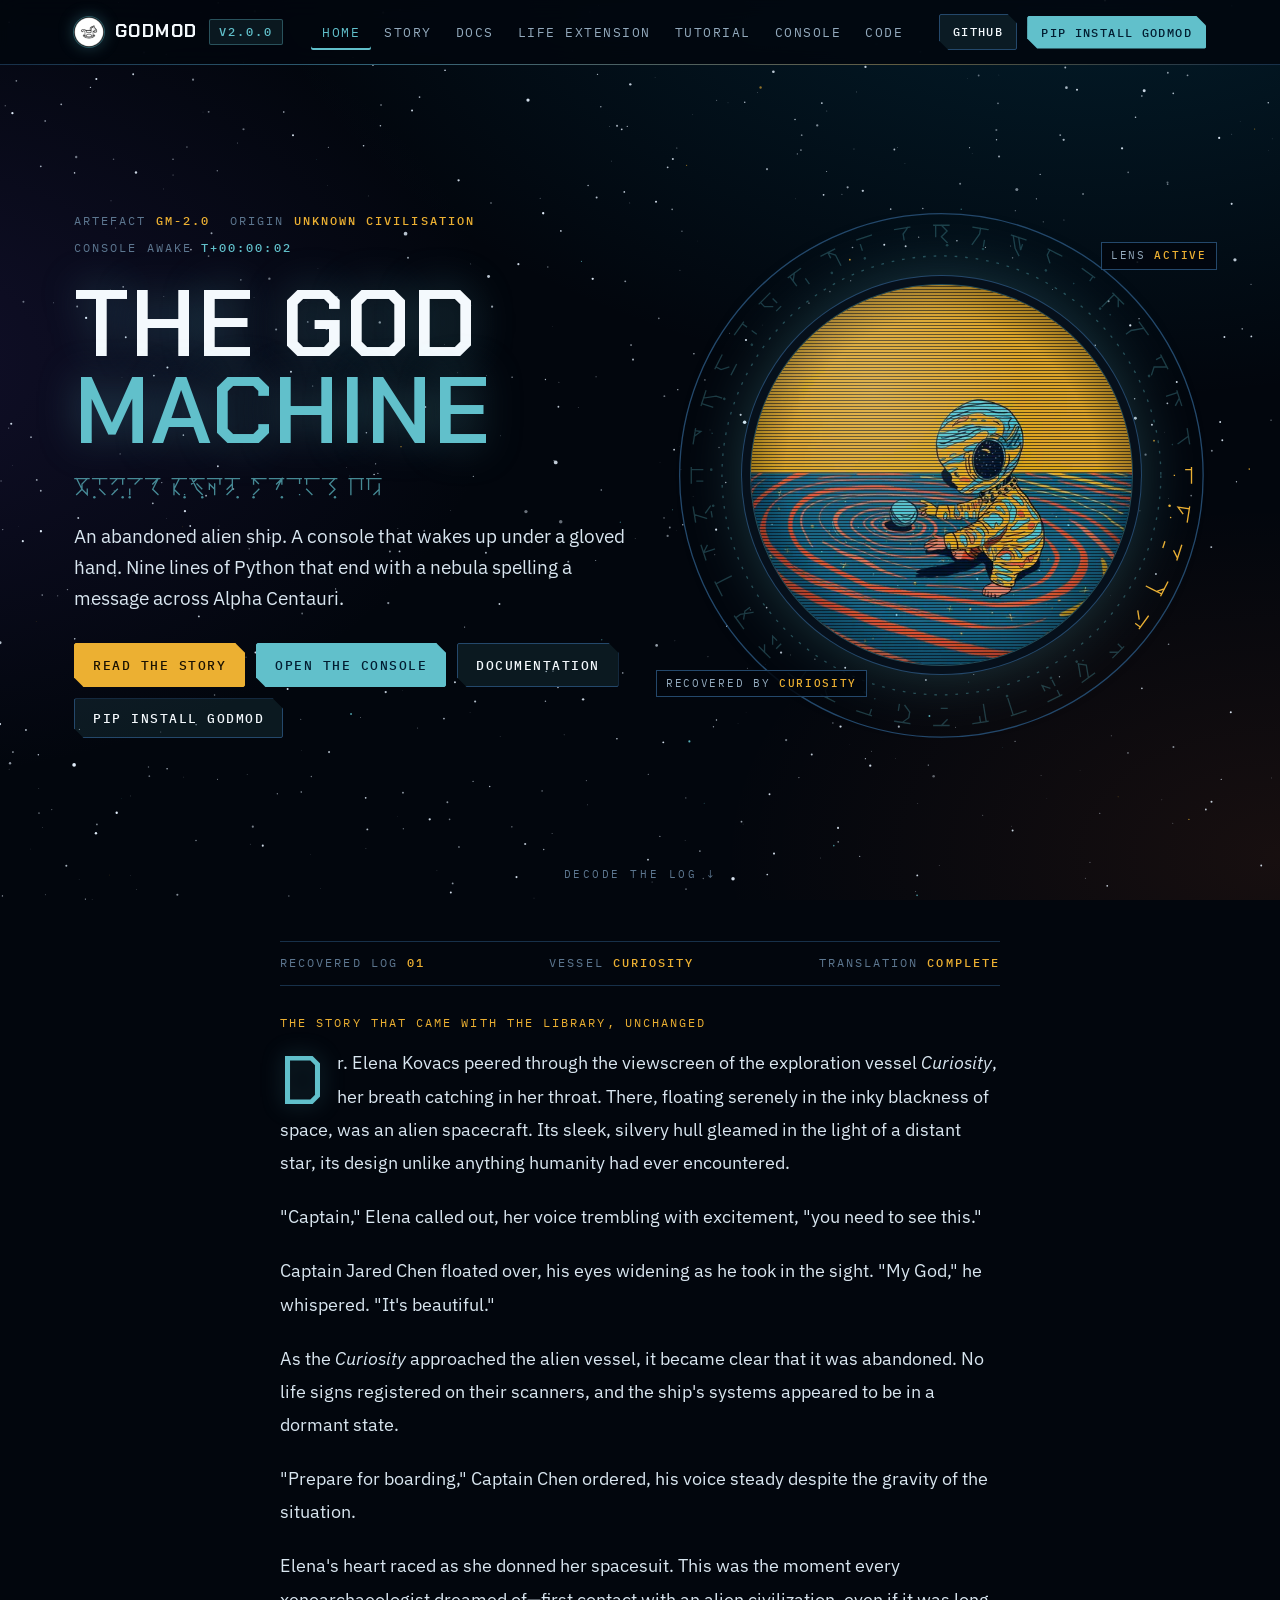
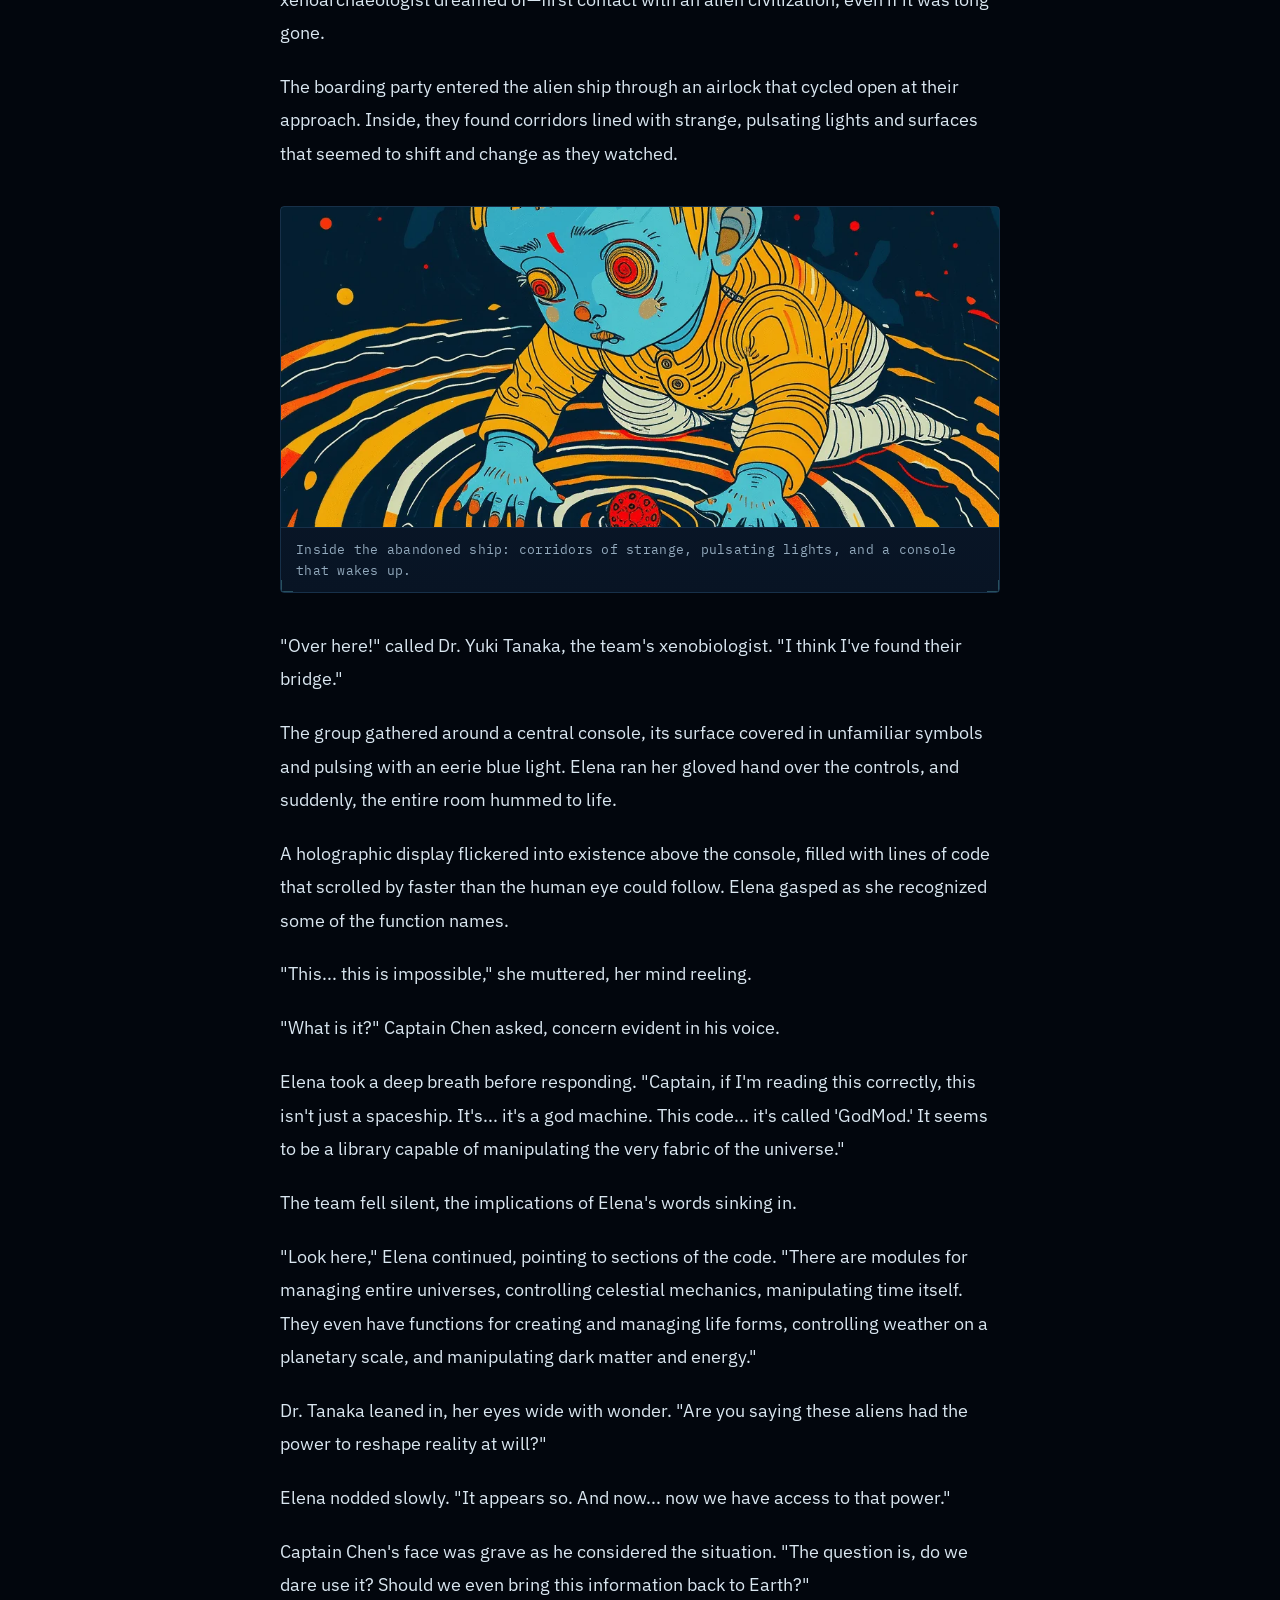
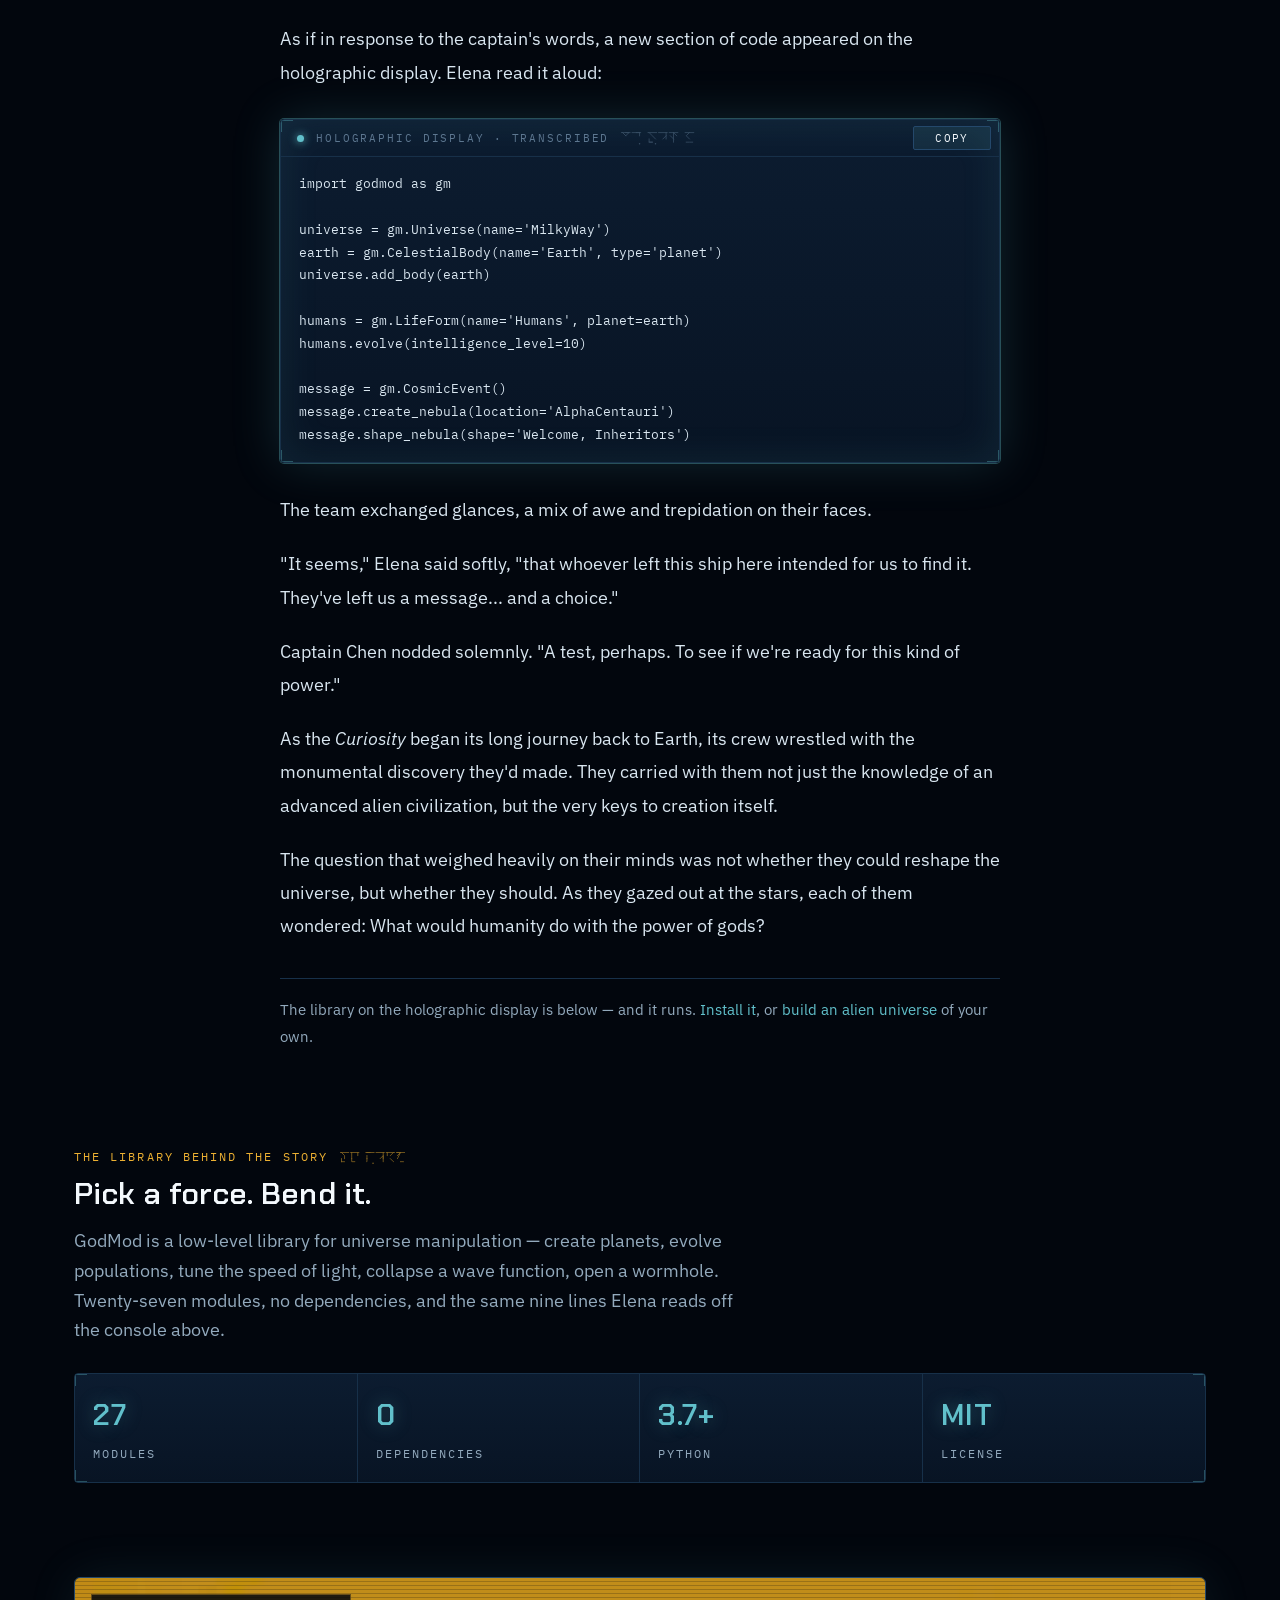
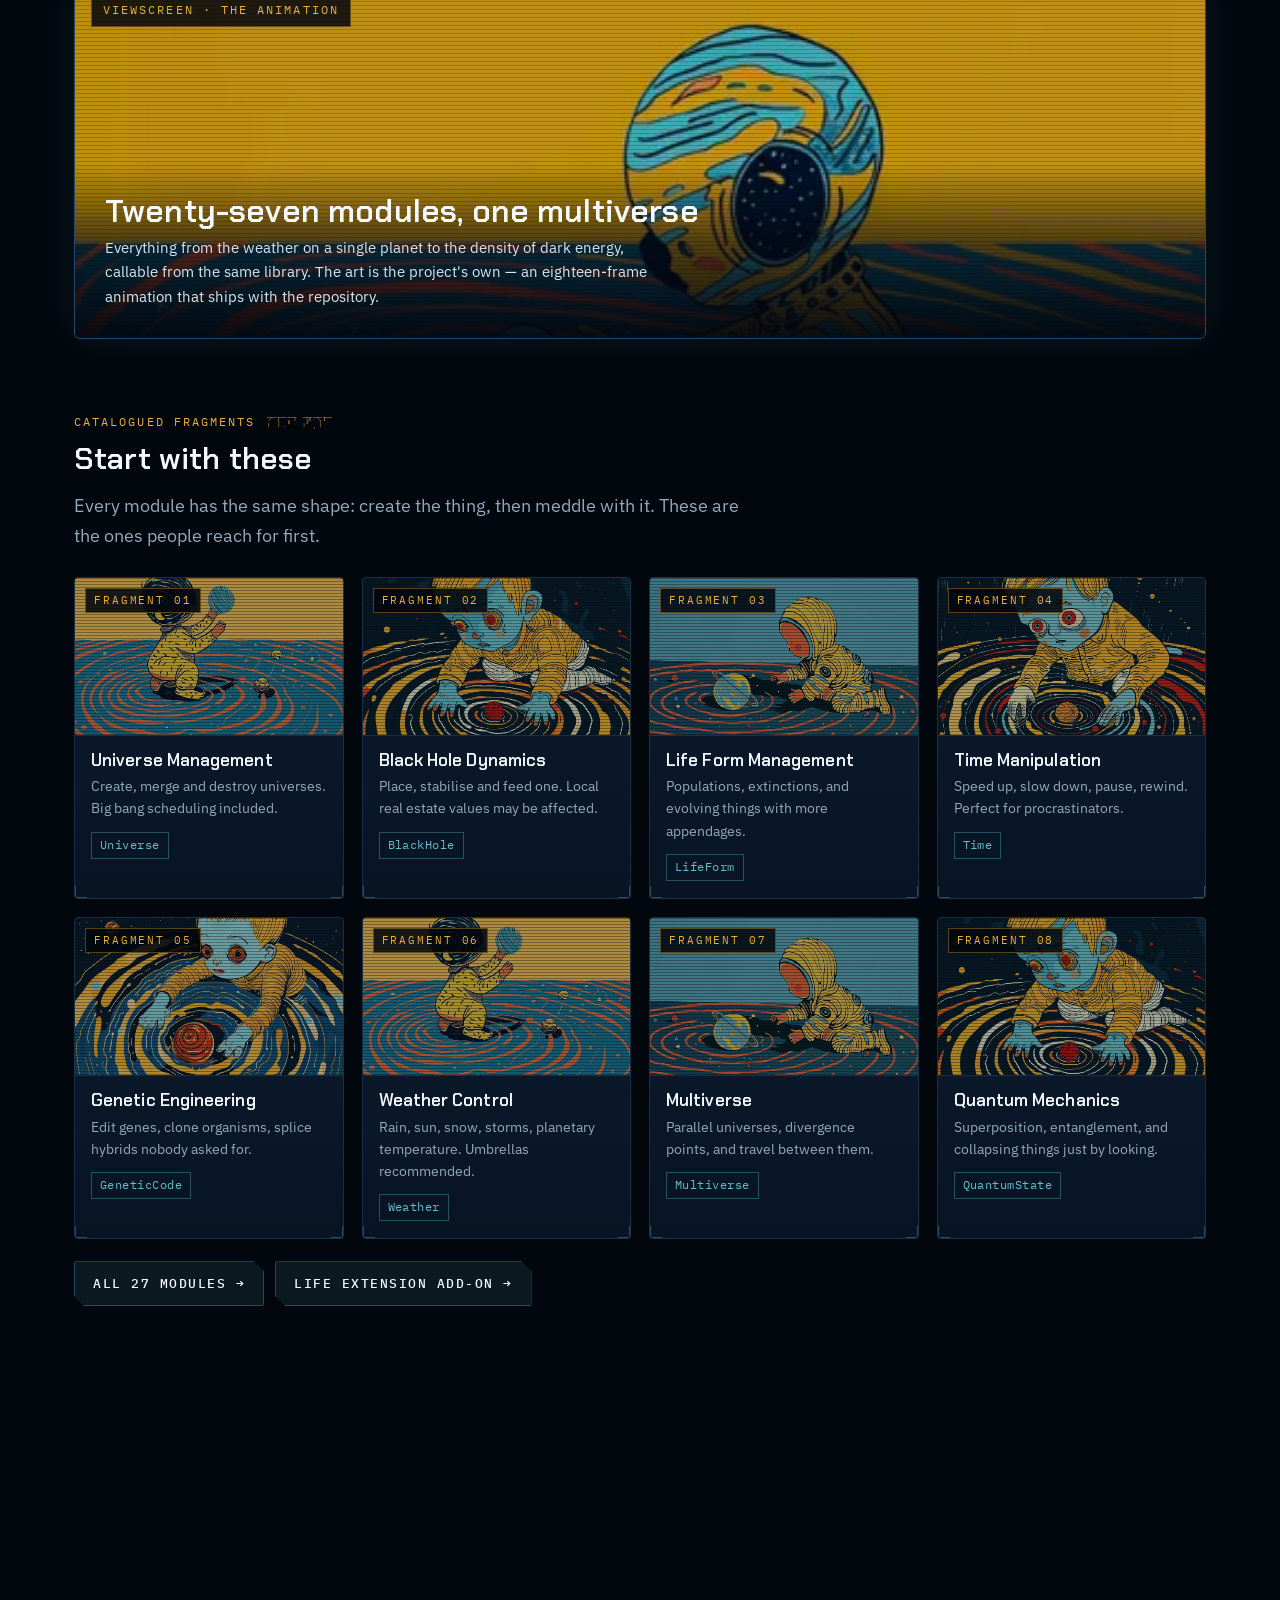
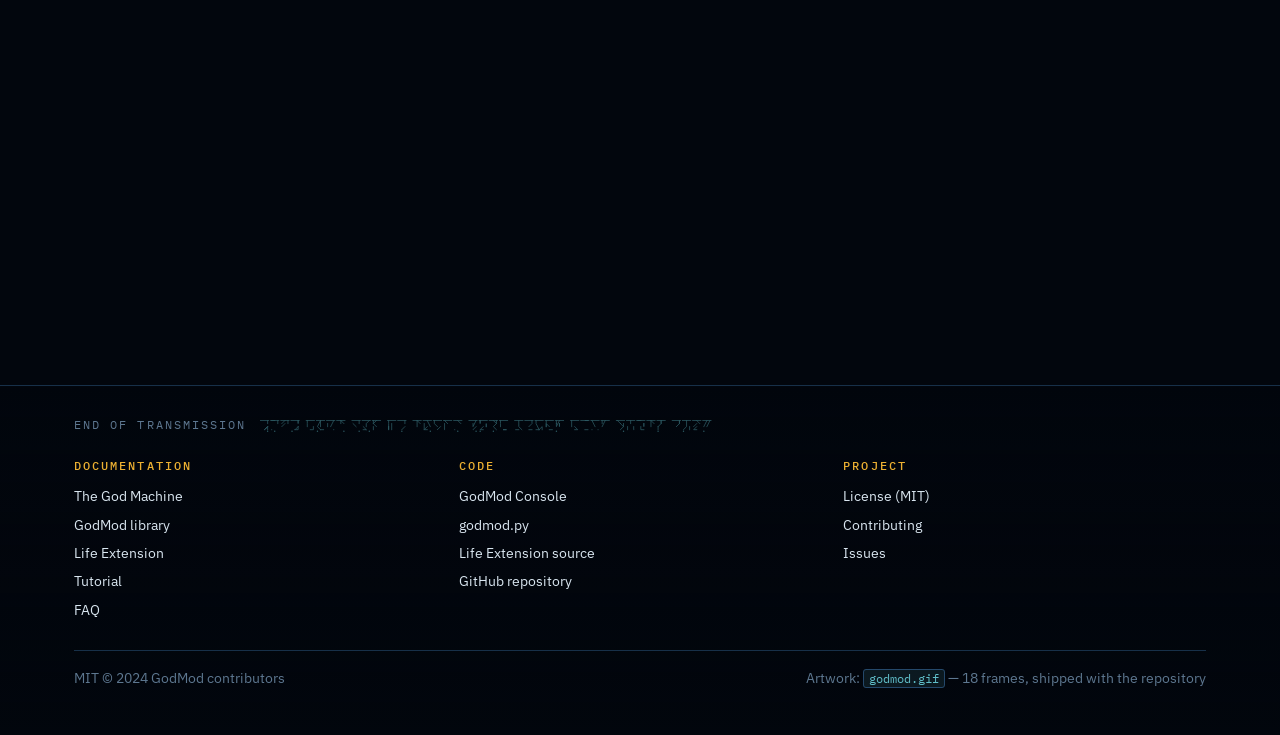
<file: index.html>
<!doctype html>
<html lang="en">
<head>
<meta charset="utf-8">
<meta name="viewport" content="width=device-width, initial-scale=1">
<title>The God Machine — GodMod, a Python library for universes, physics and life</title>
<meta name="description" content="The God Machine: an abandoned alien ship running GodMod, a low-level Python library for creating universes, physics and life. Read the story, then pip install godmod.">
<link rel="icon" href="favicon.ico">
<meta name="theme-color" content="#02060d">
<link rel="preconnect" href="https://fonts.googleapis.com">
<link rel="preconnect" href="https://fonts.gstatic.com" crossorigin>
<link rel="stylesheet" href="https://fonts.googleapis.com/css2?family=Chakra+Petch:wght@500;600;700&family=IBM+Plex+Mono:wght@400;500&family=IBM+Plex+Sans:ital,wght@0,400;0,500;0,600;1,400&display=swap">
<link rel="stylesheet" href="assets/site.css">
<script src="assets/site.js" defer></script>
</head>
<body>
<a class="skip" href="#main">Skip to content</a>

<header class="nav">
  <div class="inner">
    <a class="brand" href="index.html">
      <img src="favicon.ico" alt="">
      <span class="name">GodMod</span>
      <span class="pill">v2.0.0</span>
    </a>
    <nav class="links" id="nav-links" aria-label="Main">
      <a href="index.html" class="on">Home</a>
      <a href="#story">Story</a>
      <a href="godmod_docs_website.html">Docs</a>
      <a href="godmod_individual_website.html">Life Extension</a>
      <a href="tutorial_uni.html">Tutorial</a>
      <a href="console.html">Console</a>
      <a href="godmod.html">Code</a>
    </nav>
    <div class="actions">
      <a class="btn ghost small" href="https://github.com/workszop/godmod">GitHub</a>
      <button class="btn small" data-copy="pip install godmod">pip install godmod</button>
      <button class="toggle" aria-expanded="false" aria-controls="nav-links">Menu</button>
    </div>
  </div>
</header>

<main id="main">
  <section class="artefact-hero" aria-label="The God Machine">
    <div class="inner">
      <div>
        <div class="hud">
          <span>Artefact <b>GM-2.0</b></span>
          <span>Origin <b>unknown civilisation</b></span>
          <span class="live">Console awake <b data-uptime>T+00:00:00</b></span>
        </div>
        <h1 data-decipher><span>The God</span> <span class="sub">Machine</span></h1>
        <div data-glyphs="16" data-seed="the-god-machine"></div>
        <p class="lede">An abandoned alien ship. A console that wakes up under a gloved hand. Nine lines
          of Python that end with a nebula spelling a message across Alpha Centauri.</p>
        <div class="btn-row">
          <a class="btn amber" href="#story">Read the story</a>
          <a class="btn" href="console.html">Open the console</a>
          <a class="btn ghost" href="godmod_docs_website.html">Documentation</a>
          <button class="btn ghost" data-copy="pip install godmod">pip install godmod</button>
        </div>
      </div>
      <div class="relic">
        <div class="lens">
          <img src="assets/img/godmod-loop.webp" alt="GodMod artwork: an animated loop of a small astronaut over a spiral of worlds">
        </div>
        <span class="tag t1">Lens <b>active</b></span>
        <span class="tag t2">Recovered by <b>Curiosity</b></span>
      </div>
    </div>
    <span class="scroll-cue" aria-hidden="true">Decode the log ↓</span>
  </section>

  <div class="wrap">

    <section class="section" id="story" aria-label="The God Machine — the story">
      <div class="read">
        <div class="log-head hud">
          <span>Recovered log <b>01</b></span>
          <span>Vessel <b>Curiosity</b></span>
          <span>Translation <b>complete</b></span>
        </div>
        <p class="kicker">The story that came with the library, unchanged</p>

          <p class="lead">Dr. Elena Kovacs peered through the viewscreen of the exploration vessel <em>Curiosity</em>, her breath catching in her throat. There, floating serenely in the inky blackness of space, was an alien spacecraft. Its sleek, silvery hull gleamed in the light of a distant star, its design unlike anything humanity had ever encountered.</p>
          <p>"Captain," Elena called out, her voice trembling with excitement, "you need to see this."</p>
          <p>Captain Jared Chen floated over, his eyes widening as he took in the sight. "My God," he whispered. "It's beautiful."</p>
          <p>As the <em>Curiosity</em> approached the alien vessel, it became clear that it was abandoned. No life signs registered on their scanners, and the ship's systems appeared to be in a dormant state.</p>
          <p>"Prepare for boarding," Captain Chen ordered, his voice steady despite the gravity of the situation.</p>
          <p>Elena's heart raced as she donned her spacesuit. This was the moment every xenoarchaeologist dreamed of—first contact with an alien civilization, even if it was long gone.</p>
          <p>The boarding party entered the alien ship through an airlock that cycled open at their approach. Inside, they found corridors lined with strange, pulsating lights and surfaces that seemed to shift and change as they watched.</p>
          <figure class="story-fig">
            <img src="assets/img/godmod-frame-04.webp" alt="A figure reaching into a spiral of light">
            <figcaption>Inside the abandoned ship: corridors of strange, pulsating lights, and a console that wakes up.</figcaption>
          </figure>

          <p>"Over here!" called Dr. Yuki Tanaka, the team's xenobiologist. "I think I've found their bridge."</p>
          <p>The group gathered around a central console, its surface covered in unfamiliar symbols and pulsing with an eerie blue light. Elena ran her gloved hand over the controls, and suddenly, the entire room hummed to life.</p>
          <p>A holographic display flickered into existence above the console, filled with lines of code that scrolled by faster than the human eye could follow. Elena gasped as she recognized some of the function names.</p>
          <p>"This... this is impossible," she muttered, her mind reeling.</p>
          <p>"What is it?" Captain Chen asked, concern evident in his voice.</p>
          <p>Elena took a deep breath before responding. "Captain, if I'm reading this correctly, this isn't just a spaceship. It's... it's a god machine. This code... it's called 'GodMod.' It seems to be a library capable of manipulating the very fabric of the universe."</p>
          <p>The team fell silent, the implications of Elena's words sinking in.</p>
          <p>"Look here," Elena continued, pointing to sections of the code. "There are modules for managing entire universes, controlling celestial mechanics, manipulating time itself. They even have functions for creating and managing life forms, controlling weather on a planetary scale, and manipulating dark matter and energy."</p>
          <p>Dr. Tanaka leaned in, her eyes wide with wonder. "Are you saying these aliens had the power to reshape reality at will?"</p>
          <p>Elena nodded slowly. "It appears so. And now... now we have access to that power."</p>
          <p>Captain Chen's face was grave as he considered the situation. "The question is, do we dare use it? Should we even bring this information back to Earth?"</p>
          <p>As if in response to the captain's words, a new section of code appeared on the holographic display. Elena read it aloud:</p>
          <div class="code" data-label="Holographic display · transcribed">
            <button class="copy" type="button">copy</button>
<pre>import godmod as gm

universe = gm.Universe(name='MilkyWay')
earth = gm.CelestialBody(name='Earth', type='planet')
universe.add_body(earth)

humans = gm.LifeForm(name='Humans', planet=earth)
humans.evolve(intelligence_level=10)

message = gm.CosmicEvent()
message.create_nebula(location='AlphaCentauri')
message.shape_nebula(shape='Welcome, Inheritors')</pre>
          </div>
          
          <p>The team exchanged glances, a mix of awe and trepidation on their faces.</p>
          <p>"It seems," Elena said softly, "that whoever left this ship here intended for us to find it. They've left us a message... and a choice."</p>
          <p>Captain Chen nodded solemnly. "A test, perhaps. To see if we're ready for this kind of power."</p>
          <p>As the <em>Curiosity</em> began its long journey back to Earth, its crew wrestled with the monumental discovery they'd made. They carried with them not just the knowledge of an advanced alien civilization, but the very keys to creation itself.</p>
          <p>The question that weighed heavily on their minds was not whether they could reshape the universe, but whether they should. As they gazed out at the stars, each of them wondered: What would humanity do with the power of gods?</p>
        <p class="end">The library on the holographic display is below — and it runs.
          <a href="#install">Install it</a>, or <a href="tutorial_uni.html">build an alien universe</a> of your own.</p>
      </div>
    </section>

    <section class="section" id="library">
      <div class="section-head">
        <p class="kicker"><span>The library behind the story</span><span data-glyphs="6" data-seed="library"></span></p>
        <h2>Pick a force. Bend it.</h2>
      </div>
      <p class="lede">GodMod is a low-level library for universe manipulation — create planets, evolve
        populations, tune the speed of light, collapse a wave function, open a wormhole. Twenty-seven
        modules, no dependencies, and the same nine lines Elena reads off the console above.</p>
      <div class="stats">
        <div><b>27</b><span>modules</span></div>
        <div><b>0</b><span>dependencies</span></div>
        <div><b>3.7+</b><span>Python</span></div>
        <div><b>MIT</b><span>license</span></div>
      </div>
    </section>

    <div class="feature">
      <span class="label">Viewscreen · the animation</span>
      <img src="assets/img/godmod-loop.webp" alt="GodMod artwork: an animated loop of a small astronaut over a spiral of worlds">
      <div class="over">
        <h2>Twenty-seven modules, one multiverse</h2>
        <p>Everything from the weather on a single planet to the density of dark energy, callable from
          the same library. The art is the project's own — an eighteen-frame animation that ships with
          the repository.</p>
      </div>
    </div>

    <section class="section" id="modules">
      <div class="section-head">
        <p class="kicker"><span>Catalogued fragments</span><span data-glyphs="6" data-seed="fragments"></span></p>
        <h2>Start with these</h2>
      </div>
      <p class="lede">Every module has the same shape: create the thing, then meddle with it. These are
        the ones people reach for first.</p>

      <div class="gal">
        <a class="gc" href="godmod_docs_website.html#universe-management">
          <div class="thumb"><img src="assets/img/godmod-frame-00.webp" alt=""></div>
          <div class="body">
            <h3>Universe Management</h3>
            <p>Create, merge and destroy universes. Big bang scheduling included.</p>
            <span class="tag">Universe</span>
          </div>
        </a>
        <a class="gc" href="godmod_docs_website.html#black-hole-dynamics">
          <div class="thumb"><img src="assets/img/godmod-frame-04.webp" alt=""></div>
          <div class="body">
            <h3>Black Hole Dynamics</h3>
            <p>Place, stabilise and feed one. Local real estate values may be affected.</p>
            <span class="tag">BlackHole</span>
          </div>
        </a>
        <a class="gc" href="godmod_docs_website.html#life-form-management">
          <div class="thumb"><img src="assets/img/godmod-frame-08.webp" alt=""></div>
          <div class="body">
            <h3>Life Form Management</h3>
            <p>Populations, extinctions, and evolving things with more appendages.</p>
            <span class="tag">LifeForm</span>
          </div>
        </a>
        <a class="gc" href="godmod_docs_website.html#time-manipulation">
          <div class="thumb"><img src="assets/img/godmod-frame-16.webp" alt=""></div>
          <div class="body">
            <h3>Time Manipulation</h3>
            <p>Speed up, slow down, pause, rewind. Perfect for procrastinators.</p>
            <span class="tag">Time</span>
          </div>
        </a>
        <a class="gc" href="godmod_docs_website.html#genetic-engineering">
          <div class="thumb"><img src="assets/img/godmod-frame-12.webp" alt=""></div>
          <div class="body">
            <h3>Genetic Engineering</h3>
            <p>Edit genes, clone organisms, splice hybrids nobody asked for.</p>
            <span class="tag">GeneticCode</span>
          </div>
        </a>
        <a class="gc" href="godmod_docs_website.html#weather-control">
          <div class="thumb"><img src="assets/img/godmod-frame-00.webp" alt=""></div>
          <div class="body">
            <h3>Weather Control</h3>
            <p>Rain, sun, snow, storms, planetary temperature. Umbrellas recommended.</p>
            <span class="tag">Weather</span>
          </div>
        </a>
        <a class="gc" href="godmod_docs_website.html#multiverse-management">
          <div class="thumb"><img src="assets/img/godmod-frame-08.webp" alt=""></div>
          <div class="body">
            <h3>Multiverse</h3>
            <p>Parallel universes, divergence points, and travel between them.</p>
            <span class="tag">Multiverse</span>
          </div>
        </a>
        <a class="gc" href="godmod_docs_website.html#quantum-mechanics-control">
          <div class="thumb"><img src="assets/img/godmod-frame-04.webp" alt=""></div>
          <div class="body">
            <h3>Quantum Mechanics</h3>
            <p>Superposition, entanglement, and collapsing things just by looking.</p>
            <span class="tag">QuantumState</span>
          </div>
        </a>
      </div>

      <div class="btn-row">
        <a class="btn ghost" href="godmod_docs_website.html#modules">All 27 modules →</a>
        <a class="btn ghost" href="godmod_individual_website.html">Life Extension add-on →</a>
      </div>
    </section>

    <section class="section soft" aria-labelledby="install">
      <div class="grid2">
        <div>
          <div class="section-head">
            <p class="kicker"><span>Activation sequence</span><span data-glyphs="5" data-seed="activation"></span></p>
            <h2 id="install">Install it. Irreversibly.</h2>
          </div>
          <p>No dependencies, Python 3.7 or higher, MIT licensed. The snippet beside this runs as
            printed: save it as <code>quickstart.py</code> next to <code>godmod.py</code> and it creates a
            universe, adds a planet, populates it and makes it rain. The repository's own demo is
            <code>python3 godmod.py</code>.</p>
          <div class="callout">
            <span class="ic">⚠️</span>
            <p><b>Straight answer:</b> this reference documents the full intended API. A few modules are
              written up ahead of the code — see the status note on the
              <a href="godmod_docs_website.html#status">docs page</a>.</p>
          </div>
        </div>
        <div>
          <div class="code">
            <button class="copy">copy</button>
<pre><span class="c"># install, then it is your multiverse</span>
<span class="k">$</span> pip install godmod

<span class="c"># quickstart.py — runs as printed against godmod.py</span>
<span class="k">import</span> godmod <span class="k">as</span> gm

universe = gm.Universe(name=<span class="s">"MilkyWay"</span>)
earth    = gm.CelestialBody(name=<span class="s">"Earth"</span>, type=<span class="s">"planet"</span>)
universe.add_body(earth)

humans = gm.LifeForm(name=<span class="s">"Humans"</span>, planet=earth)
humans.create_population(<span class="s">7_000_000_000</span>)
humans.evolve(<span class="s">1_000_000</span>)

weather = gm.Weather(earth)
weather.set_rain(<span class="s">60</span>)</pre>
          </div>
        </div>
      </div>
    </section>

  </div>
</main>

<footer class="foot">
  <div class="wrap">
    <div class="cols">
      <div>
        <h4>Documentation</h4>
        <a href="index.html#story">The God Machine</a>
        <a href="godmod_docs_website.html">GodMod library</a>
        <a href="godmod_individual_website.html">Life Extension</a>
        <a href="tutorial_uni.html">Tutorial</a>
        <a href="godmod_docs_website.html#faq">FAQ</a>
      </div>
      <div>
        <h4>Code</h4>
        <a href="console.html">GodMod Console</a>
        <a href="godmod.html">godmod.py</a>
        <a href="individual.html">Life Extension source</a>
        <a href="https://github.com/workszop/godmod">GitHub repository</a>
      </div>
      <div>
        <h4>Project</h4>
        <a href="godmod_docs_website.html#license">License (MIT)</a>
        <a href="godmod_docs_website.html#contributing">Contributing</a>
        <a href="https://github.com/workszop/godmod/issues">Issues</a>
      </div>
    </div>
    <div class="base">
      <span>MIT © 2024 GodMod contributors</span>
      <span>Artwork: <code>godmod.gif</code> — 18 frames, shipped with the repository</span>
    </div>
  </div>
</footer>
</body>
</html>
</file>
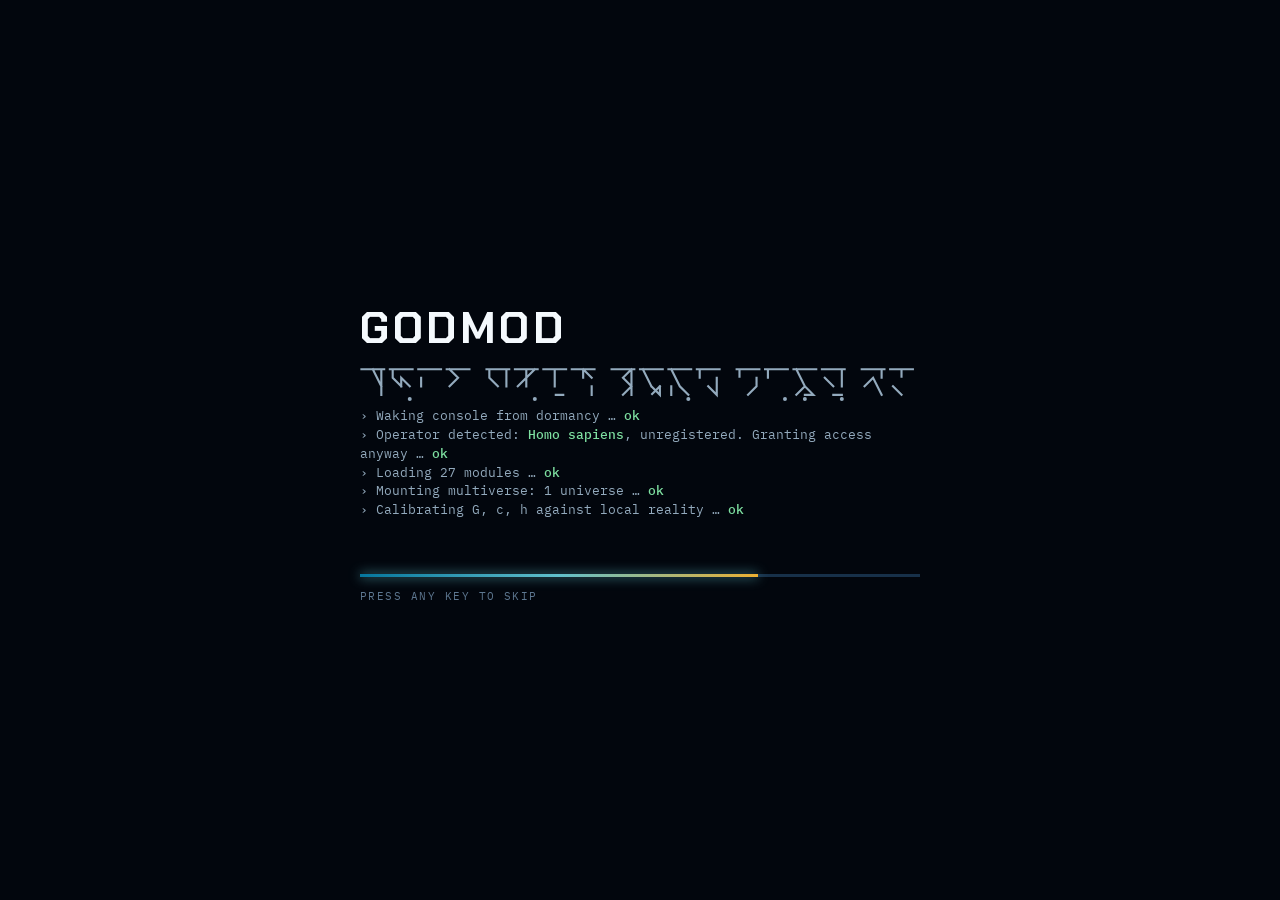
<file: console.html>
<!doctype html>
<html lang="en">
<head>
<meta charset="utf-8">
<meta name="viewport" content="width=device-width, initial-scale=1">
<title>GodMod Console – reality control suite</title>
<meta name="description" content="GodMod Console: a working control program for universes. Real N-body gravity, adjustable physical constants, evolving life, and a terminal that runs the godmod Python API.">
<link rel="icon" href="favicon.ico">
<meta name="theme-color" content="#02060d">
<link rel="preconnect" href="https://fonts.googleapis.com">
<link rel="preconnect" href="https://fonts.gstatic.com" crossorigin>
<link rel="stylesheet" href="https://fonts.googleapis.com/css2?family=Chakra+Petch:wght@500;600;700&family=IBM+Plex+Mono:wght@400;500&family=IBM+Plex+Sans:wght@400;500;600&display=swap">
<style>
/* ─── Tokens ─── */
:root{
  color-scheme:dark;
  --void:#02060d;
  --void-2:#050c18;
  --hull:#081424;
  --hull-2:#0c1c30;
  --hull-3:#11253d;
  --line:#173049;
  --line-2:#24486b;
  --glow:#61c0cb;
  --glow-2:#05769d;
  --signal:#ecb032;
  --flare:#f06a2a;
  --life:#7ee0a1;
  --exotic:#b48cff;
  --text:#d9e6f0;
  --text-hi:#f4f9fd;
  --text-dim:#93aabd;
  --text-faint:#5d7790;
  --on-glow:#021d31;
  --on-signal:#1c1302;

  /* canvas palette (read by the renderer) */
  --c-space:#02060d;
  --c-star:#ffcf7a;
  --c-star-core:#fff6e3;
  --c-neutron:#bfefff;
  --c-disk:#f06a2a;
  --c-disk-2:#ecb032;
  --c-planet-1:#61c0cb;
  --c-planet-2:#ecb032;
  --c-planet-3:#f06a2a;
  --c-planet-4:#2b9fb4;
  --c-planet-5:#d9b98a;
  --c-planet-6:#9fb7ff;
  --c-debris:#7f90a6;
  --c-life:#7ee0a1;
  --c-worm:#b48cff;
  --c-grid:#173049;
  --c-select:#ecb032;
  --c-label:#93aabd;
  --c-bgstar:#e6f2ff;
  --c-nebula-1:#61c0cb;
  --c-nebula-2:#b48cff;
  --c-nebula-3:#f06a2a;
  --c-blast:#fff1c9;
  --c-beam:#b48cff;

  --glow-a10:color-mix(in srgb,var(--glow) 10%,transparent);
  --glow-a18:color-mix(in srgb,var(--glow) 18%,transparent);
  --glow-a35:color-mix(in srgb,var(--glow) 35%,transparent);
  --signal-a12:color-mix(in srgb,var(--signal) 12%,transparent);
  --signal-a35:color-mix(in srgb,var(--signal) 35%,transparent);
  --flare-a18:color-mix(in srgb,var(--flare) 18%,transparent);
  --void-a85:color-mix(in srgb,var(--void) 85%,transparent);

  --font:"IBM Plex Sans",system-ui,sans-serif;
  --display:"Chakra Petch","IBM Plex Sans",sans-serif;
  --mono:"IBM Plex Mono",ui-monospace,Menlo,Consolas,monospace;
  --fs:13.5px;
  --fs-small:12px;
  --fs-label:10.5px;
  --track:.16em;

  --bar-h:56px;
  --left-w:272px;
  --right-w:300px;
  --term-h:236px;
}

/* ─── Base ─── */
*,*::before,*::after{box-sizing:border-box}
html,body{height:100%;margin:0}
body{background:var(--void);color:var(--text);font-family:var(--font);font-size:var(--fs);line-height:1.5;overflow:hidden;-webkit-font-smoothing:antialiased}
button,input{font:inherit;color:inherit}
button{cursor:pointer}
a{color:var(--glow)}
:focus-visible{outline:2px solid var(--signal);outline-offset:1px}
::selection{background:var(--signal);color:var(--on-signal)}
.sr{position:absolute;width:1px;height:1px;overflow:hidden;clip:rect(0 0 0 0);white-space:nowrap}
.label{font-family:var(--mono);font-size:var(--fs-label);letter-spacing:var(--track);text-transform:uppercase;color:var(--text-faint)}

/* ─── Layout ─── */
#app{height:100vh;height:100dvh;display:grid;
  grid-template-rows:var(--bar-h) minmax(0,1fr) var(--term-h);
  grid-template-columns:var(--left-w) minmax(0,1fr) var(--right-w);
  grid-template-areas:"bar bar bar" "left view right" "term term log";
  gap:1px;background:var(--line)}
.bar{grid-area:bar}
.left{grid-area:left}
.viewport{grid-area:view}
.right{grid-area:right}
.term{grid-area:term}
.log{grid-area:log}

/* ─── Top bar ─── */
.bar{display:flex;align-items:center;gap:16px;padding:0 14px;background:var(--void-2);min-width:0}
.brand{display:flex;align-items:center;gap:10px;text-decoration:none;color:var(--text-hi);flex:none}
.brand img{width:28px;height:28px;border-radius:50%;box-shadow:0 0 0 1px var(--glow-a35),0 0 14px var(--glow-a35)}
.brand b{font-family:var(--display);font-size:17px;letter-spacing:.1em;text-transform:uppercase}
.brand small{display:block;font-family:var(--mono);font-size:9.5px;letter-spacing:.18em;text-transform:uppercase;color:var(--text-faint)}
.unis{display:flex;gap:4px;min-width:0;overflow-x:auto;scrollbar-width:none}
.unis button{flex:none;background:none;border:1px solid var(--line-2);padding:5px 10px;font-family:var(--mono);font-size:11.5px;color:var(--text-dim);border-radius:2px}
.unis button:hover{color:var(--text-hi);border-color:var(--glow-a35)}
.unis button[aria-current="true"]{color:var(--on-glow);background:var(--glow);border-color:var(--glow)}
.unis .add{color:var(--glow);border-style:dashed}
.readouts{display:flex;gap:18px;margin-left:auto;flex:none}
.ro{display:flex;flex-direction:column;line-height:1.25}
.ro span{font-family:var(--mono);font-size:9.5px;letter-spacing:.16em;text-transform:uppercase;color:var(--text-faint)}
.ro b{font-family:var(--mono);font-weight:500;font-size:13px;color:var(--glow);font-variant-numeric:tabular-nums}
.ro b.warn{color:var(--signal)}
.ro b.crit{color:var(--flare)}
.ctl{display:flex;gap:4px;flex:none}
.btn{background:var(--glow-a10);border:1px solid var(--line-2);color:var(--text-hi);padding:6px 10px;border-radius:2px;
  font-family:var(--mono);font-size:11px;letter-spacing:.1em;text-transform:uppercase;white-space:nowrap}
.btn:hover{border-color:var(--glow);background:var(--glow-a18)}
.btn.on{background:var(--glow);color:var(--on-glow);border-color:var(--glow)}
.btn.warn{border-color:var(--signal-a35);color:var(--signal);background:var(--signal-a12)}
.btn.warn:hover{border-color:var(--signal)}
.btn.danger{border-color:var(--flare);color:var(--flare);background:var(--flare-a18)}
.btn:disabled{opacity:.4;cursor:default}

/* ─── Panels ─── */
.panel{background:var(--hull);display:flex;flex-direction:column;min-height:0;min-width:0}
.ph{display:flex;align-items:center;gap:10px;padding:9px 12px;border-bottom:1px solid var(--line);background:var(--void-2);flex:none}
.ph h2{margin:0;font-family:var(--mono);font-weight:500;font-size:var(--fs-label);letter-spacing:.2em;text-transform:uppercase;color:var(--signal)}
.ph .sub{font-family:var(--mono);font-size:var(--fs-label);color:var(--text-faint)}
.ph .acts{margin-left:auto;display:flex;gap:4px}
.ph svg.glyphs{height:12px;width:auto;color:var(--glow);opacity:.45;margin-left:auto}
.pb{padding:12px;overflow:auto;min-height:0;scrollbar-width:thin;scrollbar-color:var(--line-2) transparent}
.left .pb.laws{flex:1 1 auto}
.left .pb.tools{flex:none;border-top:1px solid var(--line)}
svg.glyphs path{fill:none;stroke:currentColor;stroke-width:1.5;stroke-linecap:square}
svg.glyphs circle{fill:currentColor}

/* physical laws */
.law{margin-bottom:14px}
.law .top{display:flex;justify-content:space-between;gap:8px;align-items:baseline}
.law .name{font-size:12.5px;color:var(--text)}
.law .val{font-family:var(--mono);font-size:11.5px;color:var(--glow);font-variant-numeric:tabular-nums;white-space:nowrap}
.law .val.off{color:var(--signal)}
.law .note{font-family:var(--mono);font-size:10.5px;color:var(--text-faint);margin-top:2px;min-height:15px}
input[type=range]{width:100%;margin:6px 0 0;accent-color:var(--glow);height:16px}
.reset-laws{width:100%;margin-top:2px}

/* instruments */
.tools-grid{display:grid;grid-template-columns:repeat(4,1fr);gap:4px}
.tool{display:flex;flex-direction:column;align-items:center;gap:3px;padding:7px 2px 5px;background:var(--void-2);border:1px solid var(--line);border-radius:2px;color:var(--text-dim)}
.tool svg{width:22px;height:22px;fill:none;stroke:currentColor;stroke-width:1.4}
.tool span{font-family:var(--mono);font-size:9px;letter-spacing:.06em;text-transform:uppercase;line-height:1.2;text-align:center}
.tool kbd{font-family:var(--mono);font-size:9px;color:var(--text-faint)}
.tool:hover{color:var(--text-hi);border-color:var(--glow-a35)}
.tool[aria-pressed="true"]{color:var(--glow);border-color:var(--glow);background:var(--glow-a10)}

/* ─── Viewport ─── */
.viewport{position:relative;background:var(--c-space);overflow:hidden;min-width:0;min-height:0}
#view{position:absolute;inset:0;width:100%;height:100%;display:block;touch-action:none}
.hud{position:absolute;z-index:2;font-family:var(--mono);font-size:11px;color:var(--text-dim);pointer-events:none}
.hud.tl{top:10px;left:12px;max-width:min(60%,440px)}
.hud.tl b{color:var(--signal);font-weight:500;letter-spacing:.12em;text-transform:uppercase;font-size:10.5px}
.hud.bl{bottom:10px;left:12px}
.hud.br{bottom:10px;right:12px;text-align:right}
.hud.tr{top:10px;right:10px;pointer-events:auto;display:flex;gap:4px}
.notice{position:absolute;z-index:3;left:50%;top:14px;transform:translate(-50%,-8px);opacity:0;pointer-events:none;
  background:var(--void-a85);border:1px solid var(--signal-a35);color:var(--text-hi);font-family:var(--mono);font-size:12px;
  padding:7px 12px;transition:opacity .25s ease,transform .25s ease;max-width:80%;text-align:center}
.notice.on{opacity:1;transform:translate(-50%,0)}
.paused-tag{position:absolute;z-index:2;left:50%;bottom:14px;transform:translateX(-50%);font-family:var(--mono);font-size:11px;letter-spacing:.3em;
  color:var(--signal);border:1px solid var(--signal-a35);padding:4px 12px;background:var(--void-a85);display:none}
#app[data-paused="true"] .paused-tag{display:block}

/* ─── Inspector ─── */
.insp h3{margin:0 0 2px;font-family:var(--display);font-weight:600;font-size:20px;color:var(--text-hi)}
.insp .kind{font-family:var(--mono);font-size:var(--fs-label);letter-spacing:var(--track);text-transform:uppercase;color:var(--text-faint);margin-bottom:12px}
.kv{display:grid;grid-template-columns:auto 1fr;gap:4px 12px;margin:0 0 14px;font-size:12.5px}
.kv dt{color:var(--text-faint);font-family:var(--mono);font-size:11px}
.kv dd{margin:0;text-align:right;font-family:var(--mono);font-size:11.5px;color:var(--text-hi);font-variant-numeric:tabular-nums}
.kv dd.good{color:var(--life)}
.kv dd.warn{color:var(--signal)}
.kv dd.crit{color:var(--flare)}
.sect{margin:16px 0 8px;padding-top:10px;border-top:1px solid var(--line)}
.sect .label{color:var(--signal);display:block;margin-bottom:8px}
.acts-row{display:flex;flex-wrap:wrap;gap:4px;margin-bottom:8px}
.meter{height:6px;background:var(--void-2);border:1px solid var(--line);margin:4px 0 10px;position:relative}
.meter i{position:absolute;left:0;top:0;bottom:0;background:linear-gradient(90deg,var(--glow-2),var(--life))}
.seed{display:flex;gap:4px}
.seed input{flex:1;min-width:0;background:var(--void-2);border:1px solid var(--line-2);padding:5px 8px;font-family:var(--mono);font-size:12px;border-radius:2px}
.blist{list-style:none;margin:0;padding:0}
.blist li button{display:flex;width:100%;gap:8px;align-items:center;background:none;border:0;border-left:1px solid var(--line);padding:4px 8px;text-align:left;color:var(--text-dim);font-size:12.5px}
.blist li button:hover{background:var(--glow-a10);color:var(--text-hi);border-left-color:var(--glow)}
.blist .dot{width:8px;height:8px;border-radius:50%;flex:none}
.blist .t{margin-left:auto;font-family:var(--mono);font-size:10px;color:var(--text-faint);text-transform:uppercase;letter-spacing:.1em}
.blist .lf{color:var(--life);font-family:var(--mono);font-size:10px}
.hint{font-size:12px;color:var(--text-faint);margin:10px 0 0}

/* ─── Terminal ─── */
.term .out{flex:1 1 auto;overflow:auto;padding:10px 14px;font-family:var(--mono);font-size:12.5px;line-height:1.6;white-space:pre-wrap;word-break:break-word;
  scrollbar-width:thin;scrollbar-color:var(--line-2) transparent;background:var(--void-2)}
.out .in{color:var(--text-dim)}
.out .in::before{content:">>> ";color:var(--glow)}
.out .ok{color:var(--text-hi)}
.out .val{color:var(--glow)}
.out .err{color:var(--flare)}
.out .sys{color:var(--text-faint)}
.term form{display:flex;align-items:center;gap:8px;padding:8px 14px;border-top:1px solid var(--line);background:var(--void)}
.term form label{font-family:var(--mono);color:var(--glow);font-size:13px}
.term form input{flex:1;background:none;border:0;outline:none;font-family:var(--mono);font-size:13px;color:var(--text-hi);caret-color:var(--signal)}

/* ─── Log ─── */
.log ol{list-style:none;margin:0;padding:8px 12px;font-size:12px}
.log li{padding:4px 0 4px 10px;border-left:2px solid var(--line-2);margin-bottom:4px;animation:fade .4s ease}
.log li time{display:block;font-family:var(--mono);font-size:10px;color:var(--text-faint)}
.log li[data-kind="life"]{border-left-color:var(--life)}
.log li[data-kind="warn"]{border-left-color:var(--signal)}
.log li[data-kind="crit"]{border-left-color:var(--flare)}
.log li[data-kind="exotic"]{border-left-color:var(--exotic)}
@keyframes fade{from{opacity:0;transform:translateY(-4px)}to{opacity:1;transform:none}}

/* ─── Boot and help overlays ─── */
.boot{position:fixed;inset:0;z-index:20;background:var(--void);display:flex;align-items:center;justify-content:center;padding:24px;transition:opacity .5s ease}
.boot.done{opacity:0;pointer-events:none}
.boot .box{width:min(560px,100%);font-family:var(--mono);font-size:12.5px;color:var(--text-dim)}
.boot h1{font-family:var(--display);font-size:clamp(28px,5vw,44px);color:var(--text-hi);letter-spacing:.08em;margin:0 0 4px;text-transform:uppercase}
.boot .glyph-line{color:var(--glow);opacity:.6;margin:0 0 20px}
.boot .glyph-line svg{height:16px;width:auto}
.boot ul{list-style:none;padding:0;margin:0 0 18px;min-height:150px}
.boot li{animation:fade .3s ease}
.boot li b{color:var(--life);font-weight:500}
.boot .bar-track{height:3px;background:var(--line);position:relative}
.boot .bar-track i{position:absolute;left:0;top:0;bottom:0;width:0;background:linear-gradient(90deg,var(--glow-2),var(--glow),var(--signal));box-shadow:0 0 12px var(--glow)}
.boot .skip{margin-top:12px;font-size:10.5px;letter-spacing:.14em;text-transform:uppercase;color:var(--text-faint)}

.help{position:fixed;inset:0;z-index:15;background:var(--void-a85);display:flex;align-items:center;justify-content:center;padding:20px}
.help[hidden]{display:none}
.help .box{width:min(860px,100%);max-height:100%;overflow:auto;background:var(--hull);border:1px solid var(--line-2);padding:22px 24px;box-shadow:0 0 60px var(--glow-a18)}
.help h2{font-family:var(--display);color:var(--text-hi);margin:0 0 4px;font-size:22px}
.help h3{font-family:var(--mono);font-weight:500;font-size:var(--fs-label);letter-spacing:.2em;text-transform:uppercase;color:var(--signal);margin:18px 0 8px}
.help .cols{display:grid;grid-template-columns:1fr 1fr;gap:6px 24px}
.help .k{display:flex;justify-content:space-between;gap:12px;font-size:12.5px;border-bottom:1px solid var(--line);padding:3px 0}
.help kbd{font-family:var(--mono);font-size:11px;color:var(--glow);border:1px solid var(--line-2);padding:0 5px;border-radius:2px}
.help pre{font-family:var(--mono);font-size:11.5px;line-height:1.6;color:var(--text);white-space:pre-wrap;margin:0}
.help pre b{color:var(--glow);font-weight:500}
.help .close{float:right}

/* ─── Responsive ─── */
@media (max-width:1180px){
  :root{--left-w:236px;--right-w:260px}
  .readouts .ro.opt{display:none}
}
@media (max-width:768px){
  body{overflow:auto}
  #app{height:auto;display:flex;flex-direction:column}
  .bar{flex-wrap:wrap;padding:8px 12px;gap:8px}
  .readouts{margin-left:0;width:100%;justify-content:space-between;gap:8px;order:3}
  .ctl{order:2;margin-left:auto}
  .ctl .btn{padding:6px 8px}
  .brand small{display:none}
  .unis{order:4;width:100%}
  .bar{order:0}
  .viewport{order:1;height:62vh;min-height:360px}
  .term{order:2}
  .right{order:3}
  .left{order:4}
  .log{order:5}
  .term{height:340px}
  .log{max-height:260px}
  .help .cols{grid-template-columns:1fr}
  .ph{flex-wrap:wrap}
  .ph .acts{margin-left:0;width:100%}
  .ph .acts .btn{flex:1}
}
@media (prefers-reduced-motion:reduce){
  *,*::before,*::after{animation:none!important;transition:none!important}
}
</style>
</head>
<body>
<div id="app" data-state="booting">

  <header class="bar">
    <a class="brand" href="index.html" title="Back to the archive">
      <img src="favicon.ico" alt="">
      <span><b>GodMod</b><small>Reality control suite 2.0</small></span>
    </a>
    <nav class="unis" id="unis" aria-label="Multiverse"></nav>
    <div class="readouts" aria-label="Universe readouts">
      <div class="ro"><span>Cosmic time</span><b id="roTime">–</b></div>
      <div class="ro"><span>Rate</span><b id="roRate">–</b></div>
      <div class="ro opt"><span>Bodies</span><b id="roBodies">–</b></div>
      <div class="ro opt"><span>Biospheres</span><b id="roLife">–</b></div>
      <div class="ro"><span>Stability</span><b id="roStab">–</b></div>
    </div>
    <div class="ctl">
      <button class="btn" id="btnRewind" title="Rewind 5 Myr (R)">⟲ 5 Myr</button>
      <button class="btn" id="btnSlower" title="Slower ([)" aria-label="Slower">−</button>
      <button class="btn" id="btnPause" title="Pause or resume (Space)">Pause</button>
      <button class="btn" id="btnFaster" title="Faster (])" aria-label="Faster">+</button>
      <button class="btn warn" id="btnBang" title="Big Bang: replace this universe (Shift+B)">Big Bang</button>
      <button class="btn" id="btnHelp" title="Help (?)" aria-label="Help">?</button>
    </div>
  </header>

  <aside class="panel left" aria-label="Physical laws and instruments">
    <div class="ph"><h2>Physical laws</h2><span data-glyphs="4" data-seed="laws"></span></div>
    <div class="pb laws" id="laws"></div>
    <div class="ph"><h2>Instruments</h2><span data-glyphs="3" data-seed="tools"></span></div>
    <div class="pb tools"><div class="tools-grid" id="tools" role="toolbar" aria-label="Instruments"></div></div>
  </aside>

  <main class="viewport" id="viewport" aria-label="Universe viewport">
    <canvas id="view" aria-label="Simulation of the active universe" role="img"></canvas>
    <div class="hud tl" id="hudTool"></div>
    <div class="hud tr">
      <button class="btn" id="zoomIn" title="Zoom in (+)" aria-label="Zoom in">+</button>
      <button class="btn" id="zoomOut" title="Zoom out (-)" aria-label="Zoom out">−</button>
      <button class="btn" id="zoomFit" title="Fit view (0)">Fit</button>
    </div>
    <div class="hud bl" id="hudCursor"></div>
    <div class="hud br" id="hudScale"></div>
    <div class="notice" id="notice" role="status" aria-live="polite"></div>
    <div class="paused-tag">Time paused</div>
  </main>

  <aside class="panel right" aria-label="Inspector">
    <div class="ph"><h2 id="inspTitle">Universe</h2><span data-glyphs="3" data-seed="inspector"></span></div>
    <div class="pb insp" id="inspector"></div>
  </aside>

  <section class="panel term" aria-label="Terminal">
    <div class="ph">
      <h2>Terminal</h2><span class="sub">python 3 · import godmod as gm</span>
      <div class="acts">
        <button class="btn warn" id="btnStory" title="Type the nine lines from The God Machine">Run the story transcript</button>
        <button class="btn" id="btnClear">Clear</button>
      </div>
    </div>
    <div class="out" id="termOut" data-last="none"></div>
    <form id="termForm" autocomplete="off">
      <label for="termIn">&gt;&gt;&gt;</label>
      <input id="termIn" spellcheck="false" autocapitalize="off" placeholder="help()  ·  Tab completes  ·  ↑ history">
    </form>
  </section>

  <section class="panel log" aria-label="Cosmic log">
    <div class="ph"><h2>Cosmic log</h2><span class="sub" id="logCount"></span></div>
    <ol class="pb" id="log" role="log" aria-live="polite"></ol>
  </section>

  <div class="boot" id="boot" aria-live="polite">
    <div class="box">
      <h1>GodMod</h1>
      <div class="glyph-line" data-glyphs="18" data-seed="boot"></div>
      <ul id="bootLines"></ul>
      <div class="bar-track" role="progressbar" aria-label="Console start-up" aria-valuemin="0" aria-valuemax="100" aria-valuenow="0" id="bootBar"><i></i></div>
      <div class="skip">Press any key to skip</div>
    </div>
  </div>

  <div class="help" id="help" hidden role="dialog" aria-modal="true" aria-labelledby="helpTitle">
    <div class="box">
      <button class="btn close" id="helpClose">Close · Esc</button>
      <h2 id="helpTitle">Operator manual</h2>
      <p class="label">GodMod 2.0 · abridged for new operators</p>
      <h3>Controls</h3>
      <div class="cols" id="helpKeys"></div>
      <h3>Terminal API</h3>
      <pre id="helpApi"></pre>
    </div>
  </div>
</div>

<script>
'use strict';

// ─── Constants ───
const G0 = 1000;                 // simulation G at ×1
const C0 = 600;                  // simulation c at ×1 (units/s)
const L0 = 150;                  // 1 AU in simulation units
const MSUN = 1000;
const EPS = 0.6;                 // gravitational softening
const ORBIT_SEC = 2 * Math.PI * Math.sqrt(L0 ** 3 / (G0 * MSUN)); // one orbit at 1 AU
const MYR_PER_SEC = 1 / ORBIT_SEC;                                 // 1 orbit at 1 AU = 1 Myr
const START_GYR = 13.787;
const SUBSTEP = 1 / 240;
const MAX_SUBSTEPS = 640;
const SNAP_EVERY = 0.5;          // Myr between time-travel snapshots
const SNAP_MAX = 240;
const MAX_BODIES = 160;
const TRAIL_LEN = 110;
const ESCAPE_DIST = 4200;
const FIT_RADIUS = 600;
const RATES = [0, 0.25, 0.5, 1, 2, 4, 8, 16, 32, 64];
const REAL = { G: 6.674e-11, c: 299792458, h: 6.62607015e-34 };
const DM_V2 = 40 * 40;           // flat halo: adds DM·DM_V2 to v² at every radius
const DE_H2 = 0.01;              // Λ-like push, grows with distance; orbits beyond r ≈ (GM/4·DE·H2)^⅓ go unstable
const REDUCED = matchMedia('(prefers-reduced-motion: reduce)').matches;

const LAWS = [
  { key: 'G', name: 'Gravitational constant', min: 0.05, max: 20, log: true, def: 1, real: REAL.G, unit: 'm³ kg⁻¹ s⁻²' },
  { key: 'c', name: 'Speed of light', min: 0.05, max: 10, log: true, def: 1, real: REAL.c, unit: 'm/s' },
  { key: 'h', name: 'Planck constant', min: 0.01, max: 2000, log: true, def: 1, real: REAL.h, unit: 'J s' },
  { key: 'dm', name: 'Dark matter density', min: 0, max: 1, step: 0.01, def: 0.27, pct: true },
  { key: 'de', name: 'Dark energy intensity', min: 0, max: 1, step: 0.01, def: 0.07, pct: true },
  { key: 'dims', name: 'Spatial dimensions', min: 2, max: 11, step: 1, def: 3, int: true },
];

const ICON = {
  select: '<path d="M6 3l12 8-5 1.5 3 6-2.5 1.2-3-6L6 17z"/>',
  planet: '<circle cx="12" cy="12" r="5"/><ellipse cx="12" cy="12" rx="10" ry="3.2" transform="rotate(-20 12 12)"/>',
  star: '<circle cx="12" cy="12" r="3.5"/><path d="M12 2v4M12 18v4M2 12h4M18 12h4M5 5l2.8 2.8M16.2 16.2L19 19M5 19l2.8-2.8M16.2 7.8L19 5"/>',
  blackhole: '<circle cx="12" cy="12" r="3.5" fill="currentColor"/><ellipse cx="12" cy="12" rx="10" ry="4"/>',
  wormhole: '<circle cx="6" cy="12" r="4"/><circle cx="18" cy="12" r="4"/><path d="M10 12h4" stroke-dasharray="1.5 1.5"/>',
  supernova: '<circle cx="12" cy="12" r="2.5"/><path d="M12 1v5M12 18v5M1 12h5M18 12h5M4 4l4 4M16 16l4 4M4 20l4-4M16 8l4-4"/><circle cx="12" cy="12" r="7" stroke-dasharray="2 2"/>',
  grb: '<circle cx="5" cy="19" r="2.5"/><path d="M7 17L21 3M9 18l12-11M6 15L17 3"/>',
  life: '<path d="M12 21c0-7 0-10 6-15-1 6-3 9-6 10M12 21c0-5-1-8-6-11 0 4 2 7 6 8"/>',
};

const TOOLS = [
  { id: 'select', key: '1', name: 'Select', hint: 'Click a body to inspect it. Drag a body to fling it. Drag empty space to pan. Double-click to follow.' },
  { id: 'planet', key: '2', name: 'Planet', hint: 'Click for a circular orbit around the strongest attractor, or drag to launch with a velocity.' },
  { id: 'star', key: '3', name: 'Star', hint: 'Click to ignite a star in orbit, or drag to launch one. Two suns are a design choice.' },
  { id: 'blackhole', key: '4', name: 'Black hole', hint: 'Click or drag to place a black hole. It will not give anything back.' },
  { id: 'wormhole', key: '5', name: 'Wormhole', hint: 'Click the entrance, then the exit. Click on a body to anchor a mouth to it.' },
  { id: 'supernova', key: '6', name: 'Supernova', hint: 'Click a star to end it. Nearby biospheres are sterilised.' },
  { id: 'grb', key: '7', name: 'Gamma burst', hint: 'Click to fire a gamma-ray burst from that point. The beam direction is not negotiable.' },
  { id: 'life', key: '8', name: 'Seed life', hint: 'Click a planet to seed microbial life. Whether it survives depends on the planet.' },
];

const STAGES = [
  [0, 'Microbial life'], [2, 'Multicellular life'], [4, 'Complex animals'], [6, 'Tool users'],
  [7.5, 'Industrial civilisation'], [9, 'Spacefaring civilisation'], [10, 'Operates its own GodMod console'],
];
const SPECIES_A = ['Zeph', 'Quor', 'Ael', 'Vash', 'Tril', 'Oon', 'Kry', 'Mael', 'Ixo', 'Thal', 'Ner', 'Usk'];
const SPECIES_B = ['yrians', 'ites', 'ari', 'oids', 'ae', 'uun', 'enti', 'ox'];
const STAR_NAMES = ['Vael', 'Orrun', 'Thessa', 'Ixion', 'Maru', 'Celen', 'Odra', 'Kesh', 'Halcyon', 'Tyr', 'Amaru', 'Seren'];
const GLYPH_X = [2, 8, 14];
const GLYPH_Y = [3, 9, 15, 21];

const BOOT_LINES = [
  'Waking console from dormancy',
  'Operator detected: <b>Homo sapiens</b>, unregistered. Granting access anyway',
  'Loading 27 modules',
  'Mounting multiverse: 1 universe',
  'Calibrating G, c, h against local reality',
  'Indexing 9 bodies, 1 biosphere',
  'Reality stable',
];

const STORY = [
  "import godmod as gm",
  "universe = gm.Universe(name='MilkyWay')",
  "earth = gm.CelestialBody(name='Earth', type='planet')",
  "universe.add_body(earth)",
  "humans = gm.LifeForm(name='Humans', planet=earth)",
  "humans.evolve(intelligence_level=10)",
  "message = gm.CosmicEvent()",
  "message.create_nebula(location='AlphaCentauri')",
  "message.shape_nebula(shape='Welcome, Inheritors')",
];

// ─── State ───
const App = {
  state: 'booting',              // booting | running
  paused: false,
  rateIdx: 3,
  multiverse: [],
  active: 0,
  tool: 'select',
  selectedId: null,
  followId: null,
  cam: { x: 0, y: 0, zoom: 1, target: null },
  vars: new Map(),
  history: [],
  histIdx: 0,
  nextId: 1,
  nextUid: 1,
  pointer: null,
  hoverId: null,
  mouse: { sx: 0, sy: 0, wx: 0, wy: 0, inside: false },
  pendingMouth: null,
  flashes: [],
  quantum: new Map(),
  logCount: 0,
  uiAt: 0,
  inspSig: '',
  unisSig: '',
  bgStars: [],
  colors: {},
  storyRunning: false,
  noticeTimer: null,
  W: 0, H: 0, dpr: 1,
};

// ─── DOM refs ───
const $ = (s) => document.querySelector(s);
const appEl = $('#app');
const canvas = $('#view');
const ctx = canvas.getContext('2d');
const viewportEl = $('#viewport');
const lawsEl = $('#laws');
const toolsEl = $('#tools');
const unisEl = $('#unis');
const inspEl = $('#inspector');
const inspTitle = $('#inspTitle');
const termOut = $('#termOut');
const termForm = $('#termForm');
const termIn = $('#termIn');
const logEl = $('#log');
const logCount = $('#logCount');
const hudTool = $('#hudTool');
const hudCursor = $('#hudCursor');
const hudScale = $('#hudScale');
const noticeEl = $('#notice');
const bootEl = $('#boot');
const bootLines = $('#bootLines');
const bootBar = $('#bootBar');
const helpEl = $('#help');
const ro = { time: $('#roTime'), rate: $('#roRate'), bodies: $('#roBodies'), life: $('#roLife'), stab: $('#roStab') };
const btn = { pause: $('#btnPause'), rewind: $('#btnRewind'), slower: $('#btnSlower'), faster: $('#btnFaster'), bang: $('#btnBang'), help: $('#btnHelp'), story: $('#btnStory'), clear: $('#btnClear') };

// ─── Helpers ───
const clamp = (v, a, b) => Math.max(a, Math.min(b, v));
const lerp = (a, b, t) => a + (b - a) * t;
const rand = (a, b) => a + Math.random() * (b - a);
const pickR = (arr) => arr[Math.floor(Math.random() * arr.length)];
const esc = (s) => String(s).replace(/[&<>"]/g, (c) => ({ '&': '&amp;', '<': '&lt;', '>': '&gt;', '"': '&quot;' }[c]));
const SUP = { '-': '⁻', '0': '⁰', '1': '¹', '2': '²', '3': '³', '4': '⁴', '5': '⁵', '6': '⁶', '7': '⁷', '8': '⁸', '9': '⁹' };

function sci(v, digits = 3) {
  if (v === 0) return '0';
  const e = Math.floor(Math.log10(Math.abs(v)));
  if (e >= -2 && e < 6) return (+v.toPrecision(digits + 1)).toLocaleString('en-US');
  const m = v / 10 ** e;
  return m.toFixed(digits) + '×10' + String(e).split('').map((c) => SUP[c]).join('');
}
function big(n) {
  if (n >= 1e12) return sci(n, 2);
  return Math.round(n).toLocaleString('en-US');
}
function mult(v) { return '×' + (v >= 10 ? v.toFixed(0) : v >= 1 ? v.toFixed(2) : v.toPrecision(2)); }
function au(d) { return (d / L0).toFixed(2) + ' AU'; }
function speciesName() { return pickR(SPECIES_A) + pickR(SPECIES_B); }
function stageOf(iq) { let s = STAGES[0][1]; for (const [t, n] of STAGES) if (iq >= t) s = n; return s; }
function lc(s) { return s[0].toLowerCase() + s.slice(1); }
function stageIndex(iq) { let i = 0; STAGES.forEach(([t], k) => { if (iq >= t) i = k; }); return i; }

function readColors() {
  const cs = getComputedStyle(document.documentElement);
  const get = (n) => cs.getPropertyValue(n).trim();
  App.colors = {
    space: get('--c-space'), star: get('--c-star'), starCore: get('--c-star-core'), neutron: get('--c-neutron'),
    disk: get('--c-disk'), disk2: get('--c-disk-2'), debris: get('--c-debris'), life: get('--c-life'), worm: get('--c-worm'),
    grid: get('--c-grid'), select: get('--c-select'), label: get('--c-label'), bgStar: get('--c-bgstar'),
    nebula: [get('--c-nebula-1'), get('--c-nebula-2'), get('--c-nebula-3')], blast: get('--c-blast'), beam: get('--c-beam'),
    planets: [1, 2, 3, 4, 5, 6].map((i) => get('--c-planet-' + i)),
  };
}

/* the artefact's script: same generator as the archive site */
function prng(seed) {
  return function () {
    seed = (seed + 0x6d2b79f5) | 0;
    let t = Math.imul(seed ^ (seed >>> 15), 1 | seed);
    t = (t + Math.imul(t ^ (t >>> 7), 61 | t)) ^ t;
    return ((t ^ (t >>> 14)) >>> 0) / 4294967296;
  };
}
function hashSeed(str) { let h = 2166136261; for (let i = 0; i < str.length; i++) h = Math.imul(h ^ str.charCodeAt(i), 16777619); return h >>> 0; }
function glyphMarkup(r) {
  const pk = (a) => a[Math.floor(r() * a.length)];
  let d = 'M0 3H16';
  const strokes = 2 + Math.floor(r() * 2);
  for (let s = 0; s < strokes; s++) {
    let xi = Math.floor(r() * 3), yi = s === 0 ? 0 : Math.floor(r() * 4);
    d += 'M' + GLYPH_X[xi] + ' ' + GLYPH_Y[yi];
    const segs = 1 + Math.floor(r() * 2);
    for (let k = 0; k < segs; k++) {
      let nx = clamp(xi + pk([-1, 0, 1]), 0, 2), ny = clamp(yi + pk([1, 1, 2, -1]), 0, 3);
      if (nx === xi && ny === yi) ny = clamp(yi + 1, 0, 3);
      xi = nx; yi = ny;
      d += 'L' + GLYPH_X[xi] + ' ' + GLYPH_Y[yi];
    }
  }
  const dot = r() < 0.4 ? '<circle cx="' + pk(GLYPH_X) + '" cy="24" r="1.4"/>' : '';
  return '<path d="' + d + '"/>' + dot;
}
function glyphStrip(seed, n) {
  const r = prng(seed);
  let x = 0, body = '';
  for (let i = 0; i < n; i++) { body += '<g transform="translate(' + x + ' 0)">' + glyphMarkup(r) + '</g>'; x += 20 + (i % 4 === 3 ? 8 : 0); }
  return '<svg class="glyphs" viewBox="-1 0 ' + (x + 2) + ' 26" aria-hidden="true" focusable="false">' + body + '</svg>';
}

function notice(msg) {
  noticeEl.textContent = msg;
  noticeEl.classList.add('on');
  clearTimeout(App.noticeTimer);
  App.noticeTimer = setTimeout(() => noticeEl.classList.remove('on'), 2600);
}

function isTyping(t) { return t && (t.tagName === 'INPUT' || t.tagName === 'TEXTAREA' || t.isContentEditable); }

// ─── Model: universes and bodies ───
function U() { return App.multiverse[App.active]; }
function uByUid(uid) { return App.multiverse.find((u) => u.uid === uid); }
function uByName(name) { return App.multiverse.find((u) => u.name.toLowerCase() === String(name).toLowerCase()); }

function makeUniverse(name) {
  return {
    uid: App.nextUid++, name, bodies: [], t: 0, lastSnap: -1, snaps: [],
    laws: Object.fromEntries(LAWS.map((l) => [l.key, l.def])),
    nebulae: [], wormholes: [], heat: 1, dying: false, dead: false, escaped: 0,
  };
}
function myr(u) { return u.t * MYR_PER_SEC; }
function gs(u) { return G0 * u.laws.G; }

function radiusFor(type, m) {
  if (type === 'star') return 10 + 6 * Math.cbrt(m / MSUN);
  if (type === 'blackhole') return 5 + 2.2 * Math.cbrt(m / MSUN);
  if (type === 'neutron') return 3;
  if (type === 'debris') return 0.9 + Math.cbrt(m) * 1.4;
  if (type === 'moon') return 1.3 + Math.cbrt(m) * 4;
  return 2.2 + Math.cbrt(m) * 2.6;
}

function makeBody(o) {
  const type = o.type || 'planet';
  const m = o.m ?? (type === 'star' ? rand(600, 1400) : type === 'blackhole' ? 4000 : type === 'moon' ? rand(0.002, 0.03) : rand(0.02, 2.5));
  return {
    id: App.nextId++, name: o.name || autoName(type), type, m,
    r: o.r ?? radiusFor(type, m), x: o.x || 0, y: o.y || 0, vx: o.vx || 0, vy: o.vy || 0, ax: 0, ay: 0,
    color: o.color || (type === 'debris' ? App.colors.debris : pickR(App.colors.planets)),
    life: o.life || null, weather: null, trail: [], pinned: false, held: false,
    temp: 0, noHit: 0, whCool: 0, born: 0,
  };
}

let nameSeq = 1;
function autoName(type) {
  if (type === 'star') return pickR(STAR_NAMES) + (nameSeq++ > STAR_NAMES.length ? '-' + nameSeq : '');
  if (type === 'blackhole') return 'BH-' + (100 + nameSeq++);
  if (type === 'debris') return 'Fragment ' + nameSeq++;
  return 'GM-' + (nameSeq++) + pickR(['b', 'c', 'd', 'e', 'f']);
}

function findBody(u, name) {
  const n = String(name).toLowerCase().replace(/\s+/g, '');
  return u.bodies.find((b) => b.name.toLowerCase().replace(/\s+/g, '') === n);
}
function bodyById(u, id) { return u.bodies.find((b) => b.id === id); }
function stars(u) { return u.bodies.filter((b) => b.type === 'star'); }
function massive(u) { return u.bodies.filter((b) => b.type === 'star' || b.type === 'blackhole' || b.type === 'neutron'); }
function dominant(u) { let best = null; for (const b of massive(u)) if (!best || b.m > best.m) best = b; return best; }

function circularV(u, M, r, halo) {
  const d = u.laws.dims;
  let v2 = gs(u) * M * Math.pow(L0 / r, d - 1) / (L0 * L0) * r;
  if (halo) v2 += u.laws.dm * DM_V2 - u.laws.de * DE_H2 * r * r;
  return Math.sqrt(Math.max(0, v2));
}
/* strongest attractor at a point, for "click to orbit" */
function attractorAt(u, x, y, skip) {
  let best = null, bestA = 0;
  for (const b of u.bodies) {
    if (b === skip || b.type === 'debris') continue;
    const r = Math.hypot(b.x - x, b.y - y) + 1;
    const a = b.m / (r * r);
    if (a > bestA) { bestA = a; best = b; }
  }
  return best;
}
function setOrbit(u, b, host, dist, angle) {
  const a = angle ?? Math.random() * Math.PI * 2;
  b.x = host.x + Math.cos(a) * dist;
  b.y = host.y + Math.sin(a) * dist;
  const halo = host.type === 'star' || host.type === 'blackhole' || host.type === 'neutron';
  const v = circularV(u, host.m + b.m, dist, halo);
  b.vx = host.vx + Math.sin(a) * v;
  b.vy = host.vy - Math.cos(a) * v;
  b.trail = [];
}
function freeOrbit(u, host) {
  let maxR = 40;
  for (const b of u.bodies) if (b !== host && b.type !== 'debris') maxR = Math.max(maxR, Math.hypot(b.x - host.x, b.y - host.y));
  return maxR + 55;
}

function addBody(u, b) {
  if (u.bodies.length >= MAX_BODIES) { notice('Body limit reached (' + MAX_BODIES + '). Remove something first.'); return null; }
  b.born = u.t;
  u.bodies.push(b);
  return b;
}

function seedLife(b, species, pop, iq) {
  b.life = { species, pop, iq, eco: [species], genes: { heat_tolerance: 0, fertility: 1, intelligence: 1 }, warned: false, stage: stageIndex(iq) };
}

function defaultUniverse() {
  const u = makeUniverse('MilkyWay');
  const sol = addBody(u, makeBody({ name: 'Sol', type: 'star', m: MSUN }));
  const plan = [
    // name, distance, mass (Sol = 1000), visual radius, colour
    ['Mercury', 58, 0.02, 2.4, 4], ['Venus', 100, 0.25, 3.8, 1], ['Earth', 150, 3, 4.2, 0], ['Mars', 232, 0.04, 3, 2],
    ['Jupiter', 380, 2, 7.5, 4], ['Saturn', 560, 0.8, 6.4, 1],
  ];
  plan.forEach(([name, d, m, r, ci], i) => {
    const b = addBody(u, makeBody({ name, type: 'planet', m, r, color: App.colors.planets[ci] }));
    setOrbit(u, b, sol, d, i * 1.7 + 0.4);
  });
  const earth = findBody(u, 'Earth');
  const moon = addBody(u, makeBody({ name: 'Moon', type: 'moon', m: 0.01, r: 1.6, color: App.colors.debris }));
  setOrbit(u, moon, earth, 6.5, 1);
  seedLife(earth, 'Humans', 8.1e9, 8.2);
  earth.life.eco.push('Cats', 'Tardigrades', 'Oak trees');
  return u;
}

function bigBang(u, quiet) {
  u.bodies = []; u.nebulae = []; u.wormholes = []; u.snaps = []; u.lastSnap = -1;
  u.heat = 1; u.dying = false; u.dead = false; u.t = 0; u.escaped = 0;
  const host = addBody(u, makeBody({ type: 'star', m: rand(750, 1350), x: 0, y: 0 }));
  const n = 3 + Math.floor(Math.random() * 5);
  let d = rand(55, 80);
  for (let i = 0; i < n; i++) {
    const p = addBody(u, makeBody({ type: 'planet' }));
    setOrbit(u, p, host, d);
    const hill = d * Math.cbrt(p.m / (3 * host.m));
    if (0.42 * hill > p.r + 3 && Math.random() < 0.6) {
      const moon = addBody(u, makeBody({ type: 'moon', color: App.colors.debris }));
      setOrbit(u, moon, p, 0.42 * hill);
    }
    d *= rand(1.4, 1.65);
  }
  if (Math.random() < 0.3) {
    const s2 = addBody(u, makeBody({ type: 'star', m: rand(300, 600) }));
    setOrbit(u, s2, host, d + 140);
  }
  App.flashes.push({ x: 0, y: 0, t0: performance.now(), dur: 1400, kind: 'bang', r: 700 });
  if (!quiet) log('Big Bang in ' + u.name + ': ' + stars(u).length + ' star(s), ' + u.bodies.filter((b) => b.type === 'planet').length + ' planets.', 'exotic');
  if (u === U()) { App.selectedId = null; App.followId = null; fitView(); }
  return u;
}

// ─── Physics ───
function stepPhysics(u, dt) {
  const B = u.bodies, n = B.length;
  if (!n) return;
  const L = u.laws, G = gs(u), d = L.dims, pw = d - 1, c = C0 * L.c, three = d === 3;
  let cx = 0, cy = 0, cm = 0;
  for (const b of B) if (b.type === 'star' || b.type === 'blackhole' || b.type === 'neutron') { cx += b.x * b.m; cy += b.y * b.m; cm += b.m; }
  if (cm) { cx /= cm; cy /= cm; }
  for (const b of B) { b.ax = 0; b.ay = 0; }
  for (let i = 0; i < n; i++) {
    const a = B[i];
    for (let j = i + 1; j < n; j++) {
      const b = B[j];
      const dx = b.x - a.x, dy = b.y - a.y;
      const r2 = dx * dx + dy * dy + EPS * EPS, r = Math.sqrt(r2);
      const f = three ? G / (r2 * r) : G * Math.pow(L0 / r, pw) / (L0 * L0 * r);
      a.ax += f * b.m * dx; a.ay += f * b.m * dy;
      b.ax -= f * a.m * dx; b.ay -= f * a.m * dy;
    }
  }
  for (const b of B) {
    if (b.pinned || b.held) continue;
    const ex = b.x - cx, ey = b.y - cy, rc = Math.hypot(ex, ey) + 1;
    if (L.dm > 0 && rc > 12) { const a = L.dm * DM_V2 / rc; b.ax -= a * ex / rc; b.ay -= a * ey / rc; }
    if (L.de > 0) { b.ax += L.de * DE_H2 * ex; b.ay += L.de * DE_H2 * ey; }
    b.vx += b.ax * dt; b.vy += b.ay * dt;
    const v = Math.hypot(b.vx, b.vy), vmax = 0.98 * c;
    if (v > vmax) { b.vx *= vmax / v; b.vy *= vmax / v; }
    b.x += b.vx * dt; b.y += b.vy * dt;
  }
  collisions(u);
  wormholeTransit(u);
}

function collisions(u) {
  const B = u.bodies;
  for (let i = 0; i < B.length; i++) {
    const a = B[i];
    if (a.dead) continue;
    for (let j = i + 1; j < B.length; j++) {
      const b = B[j];
      if (b.dead) continue;
      if ((a.noHit > u.t || b.noHit > u.t) && (a.type === 'debris' || b.type === 'debris')) continue;
      const dx = b.x - a.x, dy = b.y - a.y, rr = (a.r + b.r) * 0.8;
      if (dx * dx + dy * dy < rr * rr) collide(u, a, b);
    }
  }
  if (B.some((b) => b.dead)) u.bodies = B.filter((b) => !b.dead);
}

const rocky = (b) => b.type === 'planet' || b.type === 'moon';

function collide(u, a, b) {
  let eater = a.m >= b.m ? a : b, food = eater === a ? b : a;
  if (food.type === 'blackhole' && eater.type !== 'blackhole') { const t = eater; eater = food; food = t; }
  const rel = Math.hypot(a.vx - b.vx, a.vy - b.vy);
  if (rocky(a) && rocky(b) && rel > 35 && food.m > 0.01 && u.bodies.length < MAX_BODIES - 8) { shatter(u, eater, food, rel); return; }
  merge(u, eater, food);
  if (eater.type === 'blackhole') {
    if (food.type !== 'debris') log(eater.name + ' consumed ' + food.name + '.', food.life ? 'crit' : 'warn');
  } else if (food.type !== 'debris') {
    log(eater.name + ' absorbed ' + food.name + '.', food.life ? 'crit' : 'warn');
  }
  if (food.life && food.type !== 'debris') log(food.life.species + ': extinct (their planet was absorbed).', 'crit');
  if (eater.life && food.m > eater.m * 0.08 && food.type !== 'debris') {
    eater.life.pop *= 0.04;
    log('Impact on ' + eater.name + ': ' + eater.life.species + ' reduced to ' + big(eater.life.pop) + '.', 'crit');
  }
}

function merge(u, eater, food) {
  const m = eater.m + food.m;
  eater.vx = (eater.vx * eater.m + food.vx * food.m) / m;
  eater.vy = (eater.vy * eater.m + food.vy * food.m) / m;
  if (eater.type !== 'blackhole' && eater.type !== 'star') {
    eater.x = (eater.x * eater.m + food.x * food.m) / m;
    eater.y = (eater.y * eater.m + food.y * food.m) / m;
  }
  eater.m = m;
  eater.r = eater.type === 'blackhole' || eater.type === 'star' ? radiusFor(eater.type, m) : Math.cbrt(eater.r ** 3 + (food.type === 'debris' ? 0 : food.r ** 3));
  food.dead = true;
  if (App.selectedId === food.id) App.selectedId = eater.id;
  if (App.followId === food.id) App.followId = eater.id;
}

function shatter(u, a, b, rel) {
  const M = a.m + b.m;
  const vx = (a.vx * a.m + b.vx * b.m) / M, vy = (a.vy * a.m + b.vy * b.m) / M;
  const cx = (a.x * a.m + b.x * b.m) / M, cy = (a.y * a.m + b.y * b.m) / M;
  const k = 6, fragM = (M * 0.3) / k;
  a.m = M * 0.7; a.r = Math.cbrt(a.r ** 3 + b.r ** 3 * 0.5); a.vx = vx; a.vy = vy; a.x = cx; a.y = cy; a.noHit = u.t + 0.6;
  for (let i = 0; i < k; i++) {
    const ang = (i / k) * Math.PI * 2 + Math.random() * 0.3, kick = rel * 0.35;
    const f = makeBody({ type: 'debris', m: fragM, x: cx + Math.cos(ang) * (a.r + 3), y: cy + Math.sin(ang) * (a.r + 3), vx: vx + Math.cos(ang) * kick, vy: vy + Math.sin(ang) * kick });
    f.noHit = u.t + 0.6;
    addBody(u, f);
  }
  b.dead = true;
  if (App.selectedId === b.id) App.selectedId = a.id;
  App.flashes.push({ x: cx, y: cy, t0: performance.now(), dur: 900, kind: 'nova', r: 60 });
  log(a.name + ' and ' + b.name + ' collided at ' + rel.toFixed(0) + ' u/s. ' + k + ' fragments.', 'crit');
  for (const p of [a, b]) if (p.life) { log(p.life.species + ' on ' + p.name + ': extinct (impact).', 'crit'); p.life = null; }
}

function mouthPos(u, m) {
  if (m.bodyId != null) {
    const b = bodyById(u, m.bodyId);
    if (b) { m.x = b.x + m.ox; m.y = b.y + m.oy; } else m.bodyId = null;
  }
  return m;
}
function wormholeTransit(u) {
  for (const w of u.wormholes) {
    const A = mouthPos(u, w.a), Bm = mouthPos(u, w.b);
    for (const b of u.bodies) {
      if (b.whCool > u.t || b.type === 'blackhole') continue;
      if (w.a.bodyId === b.id || w.b.bodyId === b.id) continue;
      for (const [from, to] of [[A, Bm], [Bm, A]]) {
        if (Math.hypot(b.x - from.x, b.y - from.y) < w.r) {
          const v = Math.hypot(b.vx, b.vy) || 1;
          b.x = to.x + (b.vx / v) * (w.r + 4); b.y = to.y + (b.vy / v) * (w.r + 4);
          b.whCool = u.t + 0.8; b.trail = [];
          if (b.type !== 'debris') log(b.name + ' traversed the wormhole.', 'exotic');
          break;
        }
      }
    }
  }
}

function quantumJitter(u, dtReal) {
  const h = u.laws.h;
  if (h < 3) return;
  const s = Math.sqrt(h) * 0.05 * dtReal * 60;
  for (const b of u.bodies) {
    if (b.pinned || b.held) continue;
    const k = s / Math.sqrt(Math.max(b.m, 0.05));
    b.x += (Math.random() - 0.5) * k; b.y += (Math.random() - 0.5) * k;
    if (h > 400 && Math.random() < 0.0015 * dtReal * 60 && b.type !== 'star') {
      const ang = Math.random() * Math.PI * 2, d = rand(20, 60);
      b.x += Math.cos(ang) * d; b.y += Math.sin(ang) * d; b.trail = [];
      if (b.type !== 'debris') log(b.name + ' tunnelled ' + d.toFixed(0) + ' u. Planck constant ' + mult(h) + '.', 'exotic');
    }
  }
}

function escapes(u) {
  const host = dominant(u);
  const cx = host ? host.x : 0, cy = host ? host.y : 0;
  for (const b of u.bodies) {
    if (Math.hypot(b.x - cx, b.y - cy) > ESCAPE_DIST) {
      b.dead = true; u.escaped++;
      if (b.type !== 'debris') log(b.name + ' left the sector' + (b.life ? ', taking ' + b.life.species + ' with it' : '') + '.', 'warn');
      if (App.selectedId === b.id) App.selectedId = null;
      if (App.followId === b.id) App.followId = null;
    }
  }
  u.bodies = u.bodies.filter((b) => !b.dead);
}

// ─── Life ───
function luminosity(u, s) {
  if (s.type === 'star') return Math.pow(s.m / MSUN, 3.5) * Math.pow(u.laws.G, 4) * u.heat;
  if (s.type === 'neutron') return 0.002 * u.heat;
  return 0;
}
function temperature(u, b) {
  let flux = 0;
  for (const s of u.bodies) {
    if (s === b) continue;
    const L = luminosity(u, s);
    if (!L) continue;
    flux += L / ((s.x - b.x) ** 2 + (s.y - b.y) ** 2 + 1);
  }
  let T = 288 * Math.pow(flux * L0 * L0, 0.25);
  if (b.weather) T += b.weather.mode === 'rain' ? -6 : b.weather.mode === 'sun' ? 6 : -2;
  return Math.max(3, T);
}
function habitability(u, b) {
  const L = u.laws;
  if (L.dims !== 3) return { h: 0, why: 'no stable atoms outside 3 spatial dimensions' };
  if (L.h > 60) return { h: 0, why: 'Planck constant too large for chemistry' };
  if (L.h < 0.05) return { h: 0, why: 'Planck constant too small for stable atoms' };
  if (L.c < 0.2) return { h: 0, why: 'speed of light too low for stable chemistry' };
  if (b.type === 'debris') return { h: 0, why: 'it is rubble' };
  const tol = b.life ? b.life.genes.heat_tolerance : 0;
  const lo = 255 - tol, hi = 325 + tol, T = b.temp;
  let h = 1;
  if (T < lo) h = clamp((T - (lo - 35)) / 35, 0, 1);
  else if (T > hi) h = clamp((hi + 35 - T) / 35, 0, 1);
  let why = h < 1 ? (T < lo ? 'too cold, ' + T.toFixed(0) + ' K' : 'too hot, ' + T.toFixed(0) + ' K') : '';
  if (b.m < 0.01) { h *= 0.3; why = why || 'too small to hold an atmosphere'; }
  return { h, why };
}

function lifeStep(u, dMyr) {
  for (const b of u.bodies) {
    if (!(b.type === 'planet' || b.type === 'moon' || b.type === 'debris')) continue;
    b.temp = temperature(u, b);
    if (b.weather) { b.weather.left -= dMyr; if (b.weather.left <= 0) b.weather = null; }
    if (!b.life) {
      if (b.type === 'planet' && b.m > 0.1 && Math.random() < 0.012 * dMyr && habitability(u, b).h > 0.9) {
        seedLife(b, speciesName(), 1e6, 0);
        log('Life emerged on ' + b.name + ': ' + b.life.species + '.', 'life');
      }
      continue;
    }
    const L = b.life, hab = habitability(u, b), K = 1e10 * clamp(b.m / 3, 0.05, 5);
    if (hab.h > 0.05) {
      L.pop += 0.7 * L.genes.fertility * hab.h * L.pop * (1 - L.pop / K) * dMyr;
      L.pop = Math.max(L.pop, 1);
      const gain = 0.09 * hab.h * L.genes.intelligence * dMyr * (L.pop > 1e7 ? 1 : 0.4);
      L.iq = Math.min(10, L.iq + gain);
      if (hab.h > 0.6) L.warned = false;
    } else {
      L.pop *= Math.exp(-1.6 * dMyr);
    }
    if (hab.h < 0.3 && !L.warned) { L.warned = true; log(L.species + ' on ' + b.name + ' are struggling: ' + hab.why + '.', 'warn'); }
    if (b.weather && b.weather.mode === 'storm') L.pop *= Math.exp(-b.weather.intensity * 0.02 * dMyr);
    const st = stageIndex(L.iq);
    if (st > L.stage) { L.stage = st; log(L.species + ' on ' + b.name + ': ' + lc(STAGES[st][1]) + '.', 'life'); }
    if (L.pop < 2) { log(L.species + ' on ' + b.name + ': extinct (' + (hab.why || 'storms') + ').', 'crit'); b.life = null; }
  }
}

function stability(u) {
  if (u.dead) return 0;
  const L = u.laws;
  let s = Math.exp(-Math.abs(Math.log10(L.G)) * 1.2) * Math.exp(-Math.abs(Math.log10(L.c)) * 0.6) * Math.exp(-Math.abs(Math.log10(L.h)) * 0.4);
  if (L.dims !== 3) s *= 0.35;
  s *= 1 - Math.max(0, L.de - 0.1) * 0.75;
  if (u.dying) s *= 0.3;
  return Math.round(clamp(s, 0, 1) * 100);
}

// ─── Time: snapshots and travel ───
function cloneBody(b) {
  return { ...b, trail: [], life: b.life ? { ...b.life, eco: [...b.life.eco], genes: { ...b.life.genes } } : null, weather: b.weather ? { ...b.weather } : null };
}
function snapshot(u) {
  u.snaps.push({ t: u.t, heat: u.heat, bodies: u.bodies.map(cloneBody) });
  if (u.snaps.length > SNAP_MAX) u.snaps.shift();
}
function restore(u, snap) {
  u.t = snap.t; u.heat = snap.heat; u.bodies = snap.bodies.map(cloneBody);
  u.lastSnap = Math.floor(myr(u) / SNAP_EVERY);
  u.snaps = u.snaps.filter((s) => s.t <= snap.t);
  if (!bodyById(u, App.selectedId)) App.selectedId = null;
  if (!bodyById(u, App.followId)) App.followId = null;
}
function rewind(u, dMyr) {
  const target = u.t - dMyr / MYR_PER_SEC;
  const snap = [...u.snaps].reverse().find((s) => s.t <= target) || u.snaps[0];
  if (!snap || snap.t >= u.t) { notice('No earlier state recorded yet.'); return 0; }
  const back = (u.t - snap.t) * MYR_PER_SEC;
  restore(u, snap);
  log('Rewound ' + back.toFixed(1) + ' Myr.', 'exotic');
  return back;
}
function advance(u, simDt, dtReal) {
  const steps = Math.min(MAX_SUBSTEPS, Math.max(1, Math.ceil(simDt / SUBSTEP)));
  const h = simDt / steps;
  for (let i = 0; i < steps; i++) { stepPhysics(u, h); u.t += h; }
  quantumJitter(u, dtReal);
  escapes(u);
  lifeStep(u, simDt * MYR_PER_SEC);
  if (u.dying) {
    u.heat = Math.max(0, u.heat - simDt * 0.08);
    if (u.heat === 0 && !u.dead) { u.dead = true; log(u.name + ' has reached heat death. Nothing further will happen here.', 'crit'); }
  }
  const slot = Math.floor(myr(u) / SNAP_EVERY);
  if (slot > u.lastSnap) { u.lastSnap = slot; snapshot(u); }
}
function fastForward(u, dMyr) {
  let left = Math.min(dMyr, 60) / MYR_PER_SEC;
  while (left > 0) { const s = Math.min(1, left); advance(u, s, 0); left -= s; }
}

// ─── Cosmic events ───
function supernova(u, s) {
  const remnant = s.m > 1600 ? 'blackhole' : 'neutron';
  const name = s.name;
  let sterilised = 0;
  for (const b of u.bodies) {
    if (b === s) continue;
    const dx = b.x - s.x, dy = b.y - s.y, d = Math.hypot(dx, dy) + 1;
    if (d < 420) { const k = (1 - d / 420) * 140 / Math.sqrt(Math.max(b.m, 0.2)); b.vx += dx / d * k; b.vy += dy / d * k; }
    if (d < 280 && b.life) { log(b.life.species + ' on ' + b.name + ': sterilised by ' + name + '.', 'crit'); b.life = null; sterilised++; }
  }
  s.type = remnant; s.m = remnant === 'blackhole' ? s.m * 0.5 : s.m * 0.15; s.r = radiusFor(remnant, s.m);
  App.flashes.push({ x: s.x, y: s.y, t0: performance.now(), dur: 2200, kind: 'nova', r: 420 });
  log(name + ' went supernova. Remnant: ' + (remnant === 'blackhole' ? 'black hole' : 'neutron star') + '. ' + sterilised + ' biosphere(s) sterilised.', 'crit');
  return sterilised;
}
function gammaBurst(u, x, y, duration) {
  const targets = u.bodies.filter((b) => b.life);
  let ang = Math.random() * Math.PI * 2;
  if (targets.length && Math.random() < clamp((duration || 10) / 40, 0.15, 0.85)) {
    const t = pickR(targets); ang = Math.atan2(t.y - y, t.x - x);
  }
  let hit = 0;
  for (const b of u.bodies) {
    if (!b.life) continue;
    const a = Math.atan2(b.y - y, b.x - x);
    let da = Math.abs(a - ang); if (da > Math.PI) da = 2 * Math.PI - da;
    if (da < 0.12 && Math.hypot(b.x - x, b.y - y) < 2400) { log(b.life.species + ' on ' + b.name + ': sterilised by gamma-ray burst.', 'crit'); b.life = null; hit++; }
  }
  App.flashes.push({ x, y, t0: performance.now(), dur: 1600, kind: 'beam', ang });
  log('Gamma-ray burst, ' + (duration || 10) + ' s. ' + (hit ? hit + ' biosphere(s) in the beam.' : 'The beam missed everything that matters.'), hit ? 'crit' : 'warn');
  return hit;
}
function makeNebula(u, x, y) {
  const n = 2600, p = new Float32Array(n * 5);
  for (let i = 0; i < n; i++) {
    const a = Math.random() * Math.PI * 2, r = Math.abs(randn()) * 90;
    p[i * 5] = x + Math.cos(a) * r * 1.6; p[i * 5 + 1] = y + Math.sin(a) * r;
    p[i * 5 + 2] = NaN; p[i * 5 + 3] = NaN; p[i * 5 + 4] = Math.random();
  }
  const neb = { x, y, p, n, text: null };
  u.nebulae.push(neb);
  return neb;
}
function randn() { return Math.sqrt(-2 * Math.log(Math.random() + 1e-9)) * Math.cos(2 * Math.PI * Math.random()); }
function shapeNebula(neb, text) {
  const oc = document.createElement('canvas');
  oc.width = 1400; oc.height = 260;
  const o = oc.getContext('2d');
  o.fillStyle = '#fff';
  o.textAlign = 'center'; o.textBaseline = 'middle';
  let size = 150;
  o.font = '700 ' + size + 'px "Chakra Petch", sans-serif';
  while (o.measureText(text).width > 1340 && size > 40) { size -= 6; o.font = '700 ' + size + 'px "Chakra Petch", sans-serif'; }
  o.fillText(text, 700, 130);
  const data = o.getImageData(0, 0, 1400, 260).data, pts = [];
  for (let y = 0; y < 260; y += 2) for (let x = 0; x < 1400; x += 2) if (data[(y * 1400 + x) * 4 + 3] > 128) pts.push([x, y]);
  if (!pts.length) return;
  const scale = 820 / 1400;
  for (let i = 0; i < neb.n; i++) {
    const [px, py] = pts[Math.floor(Math.random() * pts.length)];
    neb.p[i * 5 + 2] = neb.x + (px - 700) * scale + (Math.random() - 0.5) * 2;
    neb.p[i * 5 + 3] = neb.y + (py - 130) * scale + (Math.random() - 0.5) * 2;
  }
  neb.text = text;
}
function nebulaStep(u, dt) {
  const k = Math.min(1, dt * 1.4);
  for (const neb of u.nebulae) {
    const p = neb.p;
    for (let i = 0; i < neb.n; i++) {
      const j = i * 5;
      if (!Number.isNaN(p[j + 2])) { p[j] += (p[j + 2] - p[j]) * k; p[j + 1] += (p[j + 3] - p[j + 1]) * k; }
    }
  }
}

// ─── Log ───
function log(text, kind = 'info') {
  const u = U();
  const li = document.createElement('li');
  li.dataset.kind = kind;
  li.innerHTML = '<time>' + (u ? u.name + ' · T+' + myr(u).toFixed(2) + ' Myr' : '') + '</time>' + esc(text);
  logEl.prepend(li);
  while (logEl.children.length > 160) logEl.lastChild.remove();
  App.logCount++;
  logCount.textContent = App.logCount + ' events';
}

// ─── Terminal: GodMod API ───
class PyError extends Error { constructor(type, msg) { super(msg); this.pyType = type; } }
const err = (type, msg) => { throw new PyError(type, msg); };
const fn = (name, params, f) => ({ kind: 'fn', name, params, f });
const inst = (cls, data) => ({ kind: 'inst', cls, data });
function cls(name, params, make, methods = {}, attrs = {}, statics = {}, repr) {
  return { kind: 'class', name, params, make, methods, attrs, statics, repr };
}
let say = () => {};

function needStr(v, what) { if (typeof v !== 'string') err('TypeError', what + ' must be a string'); return v; }
function needNum(v, what) { if (typeof v !== 'number' || Number.isNaN(v)) err('TypeError', what + ' must be a number'); return v; }
function handleUniverse(u) { return inst(GM.Universe, { uid: u.uid }); }
function handleBody(u, b) { return inst(GM.CelestialBody, { uid: u.uid, id: b.id, pending: null }); }
function liveUniverse(self) { const u = uByUid(self.data.uid); if (!u) err('RuntimeError', 'that universe no longer exists'); return u; }
function liveBody(self) {
  const d = self.data;
  if (d.pending) err('RuntimeError', "body '" + d.pending.name + "' is not in a universe yet. Call universe.add_body() first.");
  const u = uByUid(d.uid), b = u && bodyById(u, d.id);
  if (!b) err('RuntimeError', 'that body no longer exists');
  return { u, b };
}
function bodyArg(v, what) {
  if (v && v.kind === 'inst' && v.cls === GM.CelestialBody) return liveBody(v);
  if (typeof v === 'string') { const u = U(), b = findBody(u, v); if (!b) err('ValueError', "no body named '" + v + "' in " + u.name); return { u, b }; }
  return err('TypeError', what + ' must be a CelestialBody or a body name');
}
function planetLife(self) {
  const { u, b } = bodyArg(self.data.planet, 'planet');
  return { u, b, L: b.life };
}
function setLaw(u, key, value) {
  const def = LAWS.find((l) => l.key === key);
  u.laws[key] = def.int ? clamp(Math.round(value), def.min, def.max) : clamp(value, def.min, def.max);
  syncLaws();
}
function rateTo(r) {
  let best = 0;
  RATES.forEach((v, i) => { if (Math.abs(Math.log2(Math.max(v, 1e-3)) - Math.log2(Math.max(r, 1e-3))) < Math.abs(Math.log2(Math.max(RATES[best], 1e-3)) - Math.log2(Math.max(r, 1e-3)))) best = i; });
  App.rateIdx = r <= 0 ? 0 : Math.max(1, best);
}
function curRate() { return App.paused ? 0 : RATES[App.rateIdx]; }

const GM = {};

GM.Universe = cls('Universe', ['name'], (name = 'Universe-' + App.nextUid) => {
  needStr(name, 'name');
  let u = uByName(name);
  if (u) { say("Universe '" + u.name + "' attached (" + u.bodies.length + ' bodies, d=' + u.laws.dims + ').'); }
  else {
    u = makeUniverse(name);
    App.multiverse.push(u);
    bigBang(u, true);
    say("Universe '" + name + "' created. Big Bang complete: " + u.bodies.length + ' bodies. Billing starts now.');
    log("Universe '" + name + "' created.", 'exotic');
  }
  switchUniverse(App.multiverse.indexOf(u));
  return handleUniverse(u);
}, {
  add_body: { params: ['body'], f(self, body) {
    const u = liveUniverse(self);
    if (!body || body.cls !== GM.CelestialBody) err('TypeError', 'add_body() expects a CelestialBody');
    const d = body.data;
    if (!d.pending) {
      const where = uByUid(d.uid);
      if (where === u && bodyById(u, d.id)) { say(bodyById(u, d.id).name + ' is already in ' + u.name + '.'); return null; }
    }
    const p = d.pending || { name: 'Unnamed', type: 'planet', mass: null };
    const b = makeBody({ name: p.name, type: p.type, m: p.mass ?? undefined });
    const host = dominant(u);
    if (!host) { b.x = 0; b.y = 0; }
    else if (b.type === 'moon') {
      const parent = u.bodies.filter((x) => x.type === 'planet').sort((a, c) => c.m - a.m)[0] || host;
      setOrbit(u, b, parent, parent.r + 8);
    } else setOrbit(u, b, host, b.type === 'star' || b.type === 'blackhole' ? freeOrbit(u, host) + 200 : freeOrbit(u, host));
    if (!addBody(u, b)) return null;
    d.pending = null; d.uid = u.uid; d.id = b.id;
    say(b.name + ' placed ' + (host && host !== b ? 'in orbit around ' + host.name + ' at ' + au(Math.hypot(b.x - host.x, b.y - host.y)) : 'at the centre of ' + u.name) + '.');
    log(b.name + ' added to ' + u.name + '.');
    return null;
  } },
  remove_body: { params: ['body'], f(self, body) {
    const u = liveUniverse(self), { b } = bodyArg(body, 'body');
    b.dead = true; u.bodies = u.bodies.filter((x) => !x.dead);
    say(b.name + ' removed from ' + u.name + '. Hopefully it was not load-bearing.');
    log(b.name + ' unmade.', 'warn');
    return null;
  } },
  big_bang: { params: [], f(self) { const u = liveUniverse(self); bigBang(u); say('Big Bang in ' + u.name + ': ' + u.bodies.length + ' bodies. Previous contents discarded.'); return null; } },
  heat_death: { params: [], f(self) {
    const u = liveUniverse(self); u.dying = true; setLaw(u, 'de', 1);
    say(u.name + ' is heading for heat death. Stars are dimming. Call big_bang() to start over.');
    log(u.name + ': heat death initiated.', 'crit');
    return null;
  } },
  info: { params: [], f(self) { const u = liveUniverse(self); return u.name + ': ' + u.bodies.length + ' bodies, d=' + u.laws.dims + ', T+' + myr(u).toFixed(2) + ' Myr, stability ' + stability(u) + '%'; } },
}, {
  name: (s) => liveUniverse(s).name,
  bodies: (s) => { const u = liveUniverse(s); return u.bodies.filter((b) => b.type !== 'debris').map((b) => handleBody(u, b)); },
  physical_laws: (s) => inst(GM.PhysicalLaws, { uid: s.data.uid }),
}, {}, (s) => { const u = uByUid(s.data.uid); return u ? "<Universe '" + u.name + "': " + u.bodies.length + ' bodies, d=' + u.laws.dims + '>' : '<Universe (gone)>'; });

GM.CelestialBody = cls('CelestialBody', ['name', 'type', 'mass'], (name, type = 'planet', mass) => {
  needStr(name, 'name');
  const kinds = ['planet', 'star', 'moon', 'blackhole'];
  const t = String(type).toLowerCase().replace(/[\s_-]/g, '');
  if (!kinds.includes(t)) err('ValueError', "type must be one of 'planet', 'star', 'moon', 'blackhole'");
  const u = U(), found = findBody(u, name);
  if (found) { say(found.name + ' found in ' + u.name + ' (' + found.type + ', m=' + found.m.toFixed(2) + ').'); return handleBody(u, found); }
  say(name + ' created (' + t + '). Not yet placed: call universe.add_body(' + name.toLowerCase().replace(/\W/g, '') + ').');
  return inst(GM.CelestialBody, { uid: null, id: null, pending: { name, type: t, mass: mass ?? null } });
}, {
  set_orbit: { params: ['orbiting_body_name', 'distance'], f(self, host, distance) {
    const { u, b } = liveBody(self), h = bodyArg(host, 'orbiting_body_name').b;
    if (h === b) err('ValueError', 'a body cannot orbit itself');
    const dist = distance == null ? Math.hypot(b.x - h.x, b.y - h.y) : needNum(distance, 'distance');
    const dd = clamp(dist > 5000 ? (dist / 1.496e11) * L0 : dist, h.r + b.r + 2, 3000);
    setOrbit(u, b, h, dd, Math.atan2(b.y - h.y, b.x - h.x));
    say(b.name + ' now orbits ' + h.name + ' at ' + au(dd) + ' (v = ' + circularV(u, h.m, dd).toFixed(1) + ' u/s).');
    return null;
  } },
  collide: { params: ['other'], f(self, other) {
    const { b } = liveBody(self), o = bodyArg(other, 'other').b;
    const dx = o.x - b.x, dy = o.y - b.y, d = Math.hypot(dx, dy) || 1, v = 120;
    b.vx = o.vx + dx / d * v; b.vy = o.vy + dy / d * v;
    say(b.name + ' and ' + o.name + ' are on a collision course. Impact in about ' + (d / v).toFixed(1) + ' s of simulation time.');
    return null;
  } },
  set_mass: { params: ['mass'], f(self, mass) {
    const { b } = liveBody(self), m0 = b.m; b.m = clamp(needNum(mass, 'mass'), 0.001, 1e6); b.r *= Math.cbrt(b.m / m0);
    say(b.name + ' mass set to ' + b.m.toFixed(2) + '.'); return null;
  } },
  info: { params: [], f(self) { const { b } = liveBody(self); return b.name + ': ' + b.type + ', m=' + b.m.toFixed(2) + ', T=' + b.temp.toFixed(0) + ' K' + (b.life ? ', ' + b.life.species + ' (' + big(b.life.pop) + ')' : ''); } },
}, {
  name: (s) => s.data.pending ? s.data.pending.name : liveBody(s).b.name,
  type: (s) => s.data.pending ? s.data.pending.type : liveBody(s).b.type,
  mass: (s) => s.data.pending ? s.data.pending.mass : +liveBody(s).b.m.toFixed(3),
  temperature: (s) => +liveBody(s).b.temp.toFixed(1),
  velocity: (s) => { const { b } = liveBody(s); return +Math.hypot(b.vx, b.vy).toFixed(2); },
}, {}, (s) => {
  if (s.data.pending) return "<CelestialBody '" + s.data.pending.name + "' " + s.data.pending.type + ' (unplaced)>';
  const u = uByUid(s.data.uid), b = u && bodyById(u, s.data.id);
  return b ? "<CelestialBody '" + b.name + "' " + b.type + ' m=' + b.m.toFixed(2) + ' T=' + b.temp.toFixed(0) + 'K>' : '<CelestialBody (destroyed)>';
});

GM.LifeForm = cls('LifeForm', ['name', 'planet'], (name, planet) => {
  needStr(name, 'name');
  const { b } = bodyArg(planet, 'planet');
  if (b.life && b.life.species.toLowerCase() === name.toLowerCase()) say(b.life.species + ' found on ' + b.name + ': ' + big(b.life.pop) + ', ' + lc(stageOf(b.life.iq)) + '.');
  else if (b.life) { if (!b.life.eco.includes(name)) b.life.eco.push(name); say(name + ' registered on ' + b.name + ', alongside the ' + b.life.species + '.'); }
  else { seedLife(b, name, 0, 0); say(name + ' registered on ' + b.name + '. Population 0: call create_population().'); }
  return inst(GM.LifeForm, { planet: planet, species: b.life ? b.life.species : name, name });
}, {
  create_population: { params: ['size'], f(self, size) {
    const { b } = planetLife(self); needNum(size, 'size');
    if (!b.life) seedLife(b, self.data.name, 0, 0);
    if (b.life.species !== self.data.name && size > b.life.pop) { b.life.species = self.data.name; log(self.data.name + ' are now the dominant species on ' + b.name + '.', 'life'); }
    b.life.pop = Math.max(1, size); b.life.warned = false;
    say(big(size) + ' ' + self.data.name + ' on ' + b.name + '.'); return null;
  } },
  evolve: { params: ['years', 'intelligence_level'], f(self, years, level) {
    const { b } = planetLife(self);
    if (!b.life) err('RuntimeError', self.data.name + ' have no population to evolve');
    const L = b.life, before = L.iq;
    if (level != null) L.iq = clamp(needNum(level, 'intelligence_level'), 0, 10);
    else L.iq = clamp(L.iq + needNum(years ?? 1e6, 'years') / 1e6 * 0.09 * L.genes.intelligence, 0, 10);
    const st = stageIndex(L.iq);
    if (st !== L.stage) { L.stage = st; log(L.species + ' on ' + b.name + ': ' + lc(STAGES[st][1]) + '.', 'life'); }
    say(L.species + ' on ' + b.name + ': intelligence ' + before.toFixed(1) + ' → ' + L.iq.toFixed(1) + ' (' + stageOf(L.iq) + ').' + (L.iq >= 10 ? ' They will want console access eventually.' : ''));
    return null;
  } },
  extinct_population: { params: [], f(self) {
    const { b } = planetLife(self); if (!b.life) { say('Nothing left to remove.'); return null; }
    log(b.life.species + ' on ' + b.name + ': extinct (by operator).', 'crit'); b.life = null; say('Done. Logged.'); return null;
  } },
}, {
  population: (s) => { const L = planetLife(s).L; return L ? Math.round(L.pop) : 0; },
  intelligence: (s) => { const L = planetLife(s).L; return L ? +L.iq.toFixed(2) : 0; },
  stage: (s) => { const L = planetLife(s).L; return L ? stageOf(L.iq) : 'extinct'; },
}, {}, (s) => { try { const { b, L } = planetLife(s); return L ? "<LifeForm '" + s.data.name + "' on " + b.name + ': ' + big(L.pop) + ', intelligence ' + L.iq.toFixed(1) + '>' : "<LifeForm '" + s.data.name + "' (extinct)>"; } catch (e) { return "<LifeForm '" + s.data.name + "' (planet gone)>"; } });

function weatherSet(self, mode, amount) {
  const { b } = bodyArg(self.data.planet, 'planet');
  if (mode === 'storm') { const k = clamp(needNum(amount, 'intensity'), 1, 10); b.weather = { mode, left: 3, intensity: k }; return b; }
  const myrs = clamp(needNum(amount, 'duration') / 20, 0.25, 50);
  b.weather = { mode, left: myrs, intensity: 0 };
  return b;
}
GM.Weather = cls('Weather', ['planet'], (planet) => { const { b } = bodyArg(planet, 'planet'); say('Weather control attached to ' + b.name + '.'); return inst(GM.Weather, { planet }); }, {
  set_rain: { params: ['duration'], f(self, d) { const b = weatherSet(self, 'rain', d); say('Rain on ' + b.name + ' for ' + d + ' min (' + b.weather.left.toFixed(1) + ' Myr at current compression). Surface −6 K.'); return null; } },
  set_sun: { params: ['duration'], f(self, d) { const b = weatherSet(self, 'sun', d); say('Clear skies on ' + b.name + ' for ' + d + ' min (' + b.weather.left.toFixed(1) + ' Myr). Surface +6 K.'); return null; } },
  create_storm: { params: ['intensity'], f(self, k) { const b = weatherSet(self, 'storm', k); say('Storm, intensity ' + b.weather.intensity + ', on ' + b.name + '. Expect population losses.'); return null; } },
}, {}, {}, (s) => '<Weather ' + (typeof s.data.planet === 'string' ? s.data.planet : 'controller') + '>');

GM.BlackHole = cls('BlackHole', ['name', 'mass'], (name = autoName('blackhole'), mass = 5000) => {
  needStr(name, 'name');
  say("Black hole '" + name + "' (m=" + needNum(mass, 'mass') + ') created. Not yet placed: call place_black_hole().');
  return inst(GM.BlackHole, { name, mass, uid: null, id: null });
}, {
  place_black_hole: { params: ['location'], f(self, location = 'random') {
    const u = U(), d = self.data;
    if (d.id && bodyById(u, d.id)) err('RuntimeError', d.name + ' is already placed');
    const b = makeBody({ name: d.name, type: 'blackhole', m: d.mass });
    const loc = String(location);
    const near = findBody(u, loc.replace(/^near\s+/i, ''));
    const xy = loc.match(/^\s*(-?\d+(?:\.\d+)?)\s*,\s*(-?\d+(?:\.\d+)?)\s*$/);
    let where;
    if (/^cent(er|re)$/i.test(loc)) { const h = dominant(u); b.x = h ? h.x : 0; b.y = h ? h.y : 0; where = 'the centre of ' + u.name; }
    else if (near) { const a = Math.random() * Math.PI * 2; b.x = near.x + Math.cos(a) * 45; b.y = near.y + Math.sin(a) * 45; b.vx = near.vx; b.vy = near.vy; where = '45 u from ' + near.name; }
    else if (xy) { b.x = +xy[1]; b.y = +xy[2]; where = '(' + xy[1] + ', ' + xy[2] + ')'; }
    else { const h = dominant(u); if (h) setOrbit(u, b, h, freeOrbit(u, h) + 240); where = 'the outer system'; }
    if (!addBody(u, b)) return null;
    d.uid = u.uid; d.id = b.id;
    say(d.name + ' placed at ' + where + '. Local real estate values may be affected.');
    log('Black hole ' + d.name + ' placed at ' + where + '.', 'warn');
    return null;
  } },
  consume: { params: ['object'], f(self, object) {
    const d = self.data, u = uByUid(d.uid), bh = u && bodyById(u, d.id);
    if (!bh) err('RuntimeError', d.name + ' has not been placed');
    const { b } = bodyArg(object, 'object');
    if (b === bh) err('ValueError', 'a black hole cannot consume itself');
    b.x = bh.x; b.y = bh.y; collide(u, bh, b); u.bodies = u.bodies.filter((x) => !x.dead);
    say(d.name + ' consumed ' + b.name + '. Mass now ' + bh.m.toFixed(0) + '.'); return null;
  } },
}, { name: (s) => s.data.name, mass: (s) => s.data.mass }, {}, (s) => "<BlackHole '" + s.data.name + "' m=" + s.data.mass + (s.data.id ? '' : ' (unplaced)') + '>');

function lawsOf(self) { return self.data.uid ? liveUniverse(self) : U(); }
GM.PhysicalLaws = cls('PhysicalLaws', [], () => inst(GM.PhysicalLaws, { uid: U().uid }), {
  set_gravitational_constant: { params: ['value'], f(self, v) {
    const u = lawsOf(self); setLaw(u, 'G', needNum(v, 'value') / REAL.G);
    say('G = ' + sci(u.laws.G * REAL.G) + ' ' + LAWS[0].unit + ' (' + mult(u.laws.G) + '). Stellar output ' + mult(Math.pow(u.laws.G, 4)) + ', since L ∝ G⁴.');
    log('G set to ' + mult(u.laws.G) + '.', 'warn'); return null;
  } },
  set_speed_of_light: { params: ['value'], f(self, v) {
    const u = lawsOf(self); setLaw(u, 'c', needNum(v, 'value') / REAL.c);
    say('c = ' + sci(u.laws.c * REAL.c) + ' m/s (' + mult(u.laws.c) + ').' + (u.laws.c < 0.5 ? ' Planets are now relativistic. Photons are complying.' : ''));
    log('c set to ' + mult(u.laws.c) + '.', 'warn'); return null;
  } },
  set_planck_constant: { params: ['value'], f(self, v) {
    const u = lawsOf(self); setLaw(u, 'h', needNum(v, 'value') / REAL.h);
    say('h = ' + sci(u.laws.h * REAL.h) + ' J s (' + mult(u.laws.h) + ').' + (u.laws.h > 3 ? ' Quantum uncertainty now visible at planetary scale.' : ''));
    log('h set to ' + mult(u.laws.h) + '.', 'warn'); return null;
  } },
  reset: { params: [], f(self) { const u = lawsOf(self); LAWS.forEach((l) => { u.laws[l.key] = l.def; }); u.dying = false; syncLaws(); say('Physical laws of ' + u.name + ' restored to factory values.'); return null; } },
}, {
  G: (s) => lawsOf(s).laws.G * REAL.G, c: (s) => lawsOf(s).laws.c * REAL.c, h: (s) => lawsOf(s).laws.h * REAL.h,
  dimensions: (s) => lawsOf(s).laws.dims,
}, {}, (s) => { const u = lawsOf(s); return '<PhysicalLaws of ' + u.name + ': G ' + mult(u.laws.G) + ', c ' + mult(u.laws.c) + ', h ' + mult(u.laws.h) + ', d=' + u.laws.dims + '>'; });

GM.Time = cls('Time', [], () => inst(GM.Time, {}), {
  speed_up: { params: ['factor'], f(self, k) { rateTo(RATES[App.rateIdx] * needNum(k, 'factor')); App.paused = false; say('Time rate ' + '×' + RATES[App.rateIdx] + '.'); return null; } },
  slow_down: { params: ['factor'], f(self, k) { rateTo(RATES[App.rateIdx] / needNum(k, 'factor')); say('Time rate ×' + RATES[App.rateIdx] + '.'); return null; } },
  pause: { params: [], f() { App.paused = true; say('Time paused.'); return null; } },
  resume: { params: [], f() { App.paused = false; if (!App.rateIdx) App.rateIdx = 3; say('Time resumed.'); return null; } },
  travel: { params: ['year'], f(self, year) {
    const u = U(), nowY = (START_GYR * 1e3 + myr(u)) * 1e6, target = needNum(year, 'year');
    const dMyr = (target - nowY) / 1e6;
    if (Math.abs(dMyr) < 0.01) { say('Already there.'); return null; }
    if (dMyr < 0) { const back = rewind(u, -dMyr); say(back ? 'Restored state from ' + back.toFixed(2) + ' Myr ago (nearest snapshot).' : 'No snapshot that old. History only starts when you start watching.'); }
    else { fastForward(u, dMyr); say('Fast-forwarded ' + Math.min(dMyr, 60).toFixed(2) + ' Myr' + (dMyr > 60 ? ' (capped at 60 per call).' : '.')); }
    return null;
  } },
}, { rate: () => curRate(), year: () => Math.round((START_GYR * 1e3 + myr(U())) * 1e6) }, {}, () => '<Time ×' + curRate() + '>');

GM.QuantumMechanics = cls('QuantumMechanics', [], () => inst(GM.QuantumMechanics, {}), {
  create_particle: { params: ['name', 'spin'], f(self, name, spin = 0.5) { needStr(name, 'name'); App.quantum.set(name, { spin: needNum(spin, 'spin'), state: null, partner: null }); say("Particle '" + name + "' created, spin " + spin + '. State: undetermined until observed.'); return null; } },
  entangle: { params: ['particle1', 'particle2'], f(self, a, b) {
    const p = App.quantum.get(a), q = App.quantum.get(b);
    if (!p || !q) err('ValueError', 'create both particles first');
    p.partner = b; q.partner = a; p.state = q.state = null;
    say(a + ' and ' + b + ' entangled. Measuring one will settle the other, at any distance.'); return null;
  } },
  collapse_wave_function: { params: ['particle'], f(self, a) {
    const p = App.quantum.get(a); if (!p) err('ValueError', "no particle named '" + a + "'");
    if (!p.state) {
      p.state = Math.random() < 0.5 ? 'up' : 'down';
      if (p.partner) { const q = App.quantum.get(p.partner); if (q) q.state = p.state === 'up' ? 'down' : 'up'; }
    }
    say(a + ' collapsed: ' + p.state + '.' + (p.partner ? ' ' + p.partner + ' is now ' + (p.state === 'up' ? 'down' : 'up') + '.' : ''));
    return p.state;
  } },
}, {}, {}, () => '<QuantumMechanics: ' + App.quantum.size + ' particles>');

function shiftLaw(key, label, amount, sign) {
  const u = U(), before = u.laws[key], a = needNum(amount, 'amount');
  setLaw(u, key, before + sign * (a > 1 ? a / 100 : a));
  say(label + ' ' + Math.round(before * 100) + '% → ' + Math.round(u.laws[key] * 100) + '%.' + (key === 'de' && u.laws[key] > 0.6 ? ' Expansion will start pulling systems apart.' : ''));
  log(label + ' ' + Math.round(u.laws[key] * 100) + '%.', 'warn');
  return null;
}
GM.DarkMatter = cls('DarkMatter', [], () => inst(GM.DarkMatter, {}), {
  increase_density: { params: ['amount'], f: (s, a) => shiftLaw('dm', 'Dark matter density', a, 1) },
  decrease_density: { params: ['amount'], f: (s, a) => shiftLaw('dm', 'Dark matter density', a, -1) },
}, { density: () => U().laws.dm }, {}, () => '<DarkMatter ' + Math.round(U().laws.dm * 100) + '%>');
GM.DarkEnergy = cls('DarkEnergy', [], () => inst(GM.DarkEnergy, {}), {
  increase_intensity: { params: ['amount'], f: (s, a) => shiftLaw('de', 'Dark energy intensity', a, 1) },
  decrease_intensity: { params: ['amount'], f: (s, a) => shiftLaw('de', 'Dark energy intensity', a, -1) },
}, { intensity: () => U().laws.de }, {}, () => '<DarkEnergy ' + Math.round(U().laws.de * 100) + '%>');

function lifeBySpecies(name) {
  const n = String(name).toLowerCase();
  for (const u of App.multiverse) for (const b of u.bodies) if (b.life && (b.life.species.toLowerCase() === n || b.life.eco.some((e) => e.toLowerCase() === n))) return b;
  return null;
}
GM.GeneticCode = cls('GeneticCode', ['organism'], (organism) => {
  needStr(organism, 'organism');
  const b = lifeBySpecies(organism);
  say('Genome of ' + organism + ' opened' + (b ? ' (' + b.name + ').' : '. No living population found; edits will be recorded only.'));
  return inst(GM.GeneticCode, { organism });
}, {
  edit_gene: { params: ['gene', 'new_value'], f(self, gene, value) {
    needStr(gene, 'gene');
    const b = lifeBySpecies(self.data.organism), L = b && b.life;
    if (L && L.species.toLowerCase() === self.data.organism.toLowerCase() && gene in L.genes) {
      const v = needNum(Number(value), 'new_value');
      L.genes[gene] = gene === 'heat_tolerance' ? clamp(v, 0, 300) : clamp(v, 0.1, 10);
      const eff = { heat_tolerance: 'habitable band widened by ' + L.genes.heat_tolerance + ' K', fertility: 'growth rate ' + mult(L.genes.fertility), intelligence: 'cognitive development ' + mult(L.genes.intelligence) }[gene];
      say(self.data.organism + ': ' + gene + ' = ' + value + '. Effect: ' + eff + '.');
    } else say(self.data.organism + ': ' + gene + ' = ' + JSON.stringify(value) + '. No measurable effect. Known genes: heat_tolerance, fertility, intelligence.');
    return null;
  } },
  clone: { params: [], f(self) {
    const b = lifeBySpecies(self.data.organism);
    if (b && b.life) b.life.pop *= 1.1;
    const n = self.data.organism + ' (clone)';
    say(n + ' created.' + (b ? ' Population of ' + b.name + ' +10%.' : '')); return n;
  } },
  splice: { params: ['other_organism'], f(self, other) {
    needStr(other, 'other_organism');
    const n = self.data.organism + '–' + other + ' hybrid', b = lifeBySpecies(self.data.organism);
    if (b && b.life && !b.life.eco.includes(n)) b.life.eco.push(n);
    say(n + ' created' + (b ? ' and added to the ecosystem of ' + b.name : '') + '. Nobody asked for this.'); return n;
  } },
}, { organism: (s) => s.data.organism }, {}, (s) => '<GeneticCode ' + s.data.organism + '>');

GM.Ecosystem = cls('Ecosystem', ['planet'], (planet) => { const { b } = bodyArg(planet, 'planet'); say('Ecosystem of ' + b.name + ': ' + (b.life ? b.life.eco.join(', ') : 'empty') + '.'); return inst(GM.Ecosystem, { planet }); }, {
  add_species: { params: ['species'], f(self, sp) {
    needStr(sp, 'species'); const { b } = bodyArg(self.data.planet, 'planet');
    if (!b.life) seedLife(b, sp, 1e6, 0); else if (!b.life.eco.includes(sp)) b.life.eco.push(sp);
    say(sp + ' added to the ecosystem of ' + b.name + '.'); return null;
  } },
  remove_species: { params: ['species'], f(self, sp) {
    const { b } = bodyArg(self.data.planet, 'planet');
    if (!b.life || !b.life.eco.includes(sp)) { say(sp + ' not found on ' + b.name + '.'); return null; }
    b.life.eco = b.life.eco.filter((e) => e !== sp);
    if (b.life.species === sp) { log(sp + ' on ' + b.name + ': removed by operator.', 'crit'); if (b.life.eco.length) { b.life.species = b.life.eco[0]; b.life.iq = Math.min(b.life.iq, 3); } else b.life = null; }
    say(sp + ' removed from ' + b.name + '.'); return null;
  } },
}, { species: (s) => { const { b } = bodyArg(s.data.planet, 'planet'); return b.life ? [...b.life.eco] : []; } }, {}, () => '<Ecosystem>');

const energyStatics = {
  create_energy_source: fn('create_energy_source', ['type', 'output'], (type, output) => { needStr(type, 'type'); say(type + ' energy source online: ' + needNum(output, 'output') + ' GW.'); return null; }),
  convert_matter_to_energy: fn('convert_matter_to_energy', ['mass'], (mass) => {
    const c = U().laws.c * REAL.c, E = needNum(mass, 'mass') * c * c;
    say(mass + ' kg → ' + sci(E) + ' J at the current c (' + sci(c) + ' m/s).'); return E;
  }),
};
GM.Energy = cls('Energy', [], () => inst(GM.Energy, {}), Object.fromEntries(Object.entries(energyStatics).map(([k, v]) => [k, { params: v.params, f: (s, ...a) => v.f(...a) }])), {}, energyStatics, () => '<Energy>');

const cosmicStatics = {
  supernova: fn('supernova', ['star_name'], (name) => {
    const { u, b } = bodyArg(name, 'star_name');
    if (b.type !== 'star') err('ValueError', b.name + ' is not a star');
    supernova(u, b); say(b.name + ' went supernova.'); return null;
  }),
  gamma_ray_burst: fn('gamma_ray_burst', ['duration'], (duration = 10) => {
    const u = U(), s = pickR(stars(u)) || { x: 0, y: 0 };
    const hit = gammaBurst(u, s.x, s.y, needNum(duration, 'duration'));
    say('Gamma-ray burst, ' + duration + ' s. ' + (hit ? hit + ' biosphere(s) sterilised.' : 'No biospheres in the beam.')); return null;
  }),
};
GM.CosmicEvent = cls('CosmicEvent', [], () => inst(GM.CosmicEvent, { neb: null }), {
  create_nebula: { params: ['location'], f(self, location = 'random') {
    const u = U(), loc = String(location), b = findBody(u, loc), h = dominant(u) || { x: 0, y: 0 };
    let x, y, where;
    if (b) { x = b.x + 260; y = b.y - 200; where = 'near ' + b.name; }
    else if (/alpha\s*centauri/i.test(loc)) { x = h.x + 80; y = h.y - 760; where = 'toward Alpha Centauri, 4.37 ly out'; }
    else { const a = Math.random() * Math.PI * 2; x = h.x + Math.cos(a) * 700; y = h.y + Math.sin(a) * 700; where = 'at the edge of the sector'; }
    self.data.neb = makeNebula(u, x, y);
    self.data.uid = u.uid;
    say('Nebula formed ' + where + ': ' + self.data.neb.n + ' gas clouds.');
    log('Nebula formed ' + where + '.', 'exotic');
    App.cam.target = { x, y, zoom: Math.min(App.cam.zoom, fitZoom() * 0.75) };
    return null;
  } },
  shape_nebula: { params: ['shape'], f(self, shape) {
    needStr(shape, 'shape');
    if (!self.data.neb) err('RuntimeError', 'create_nebula() first');
    shapeNebula(self.data.neb, shape);
    say('Nebula reshaped: "' + shape + '". Legible from several light-years away.');
    log('Nebula now reads "' + shape + '".', 'exotic');
    const n = self.data.neb, z = Math.min(fitZoom(), (App.W * 0.8) / 840);
    App.cam.target = { x: n.x, y: n.y, zoom: z };
    App.followId = null;
    return null;
  } },
  supernova: { params: ['star_name'], f: (s, n) => cosmicStatics.supernova.f(n) },
  gamma_ray_burst: { params: ['duration'], f: (s, d) => cosmicStatics.gamma_ray_burst.f(d) },
}, {}, cosmicStatics, () => '<CosmicEvent>');

GM.Multiverse = cls('Multiverse', [], () => inst(GM.Multiverse, {}), {
  create_universe: { params: ['name'], f(self, name) {
    needStr(name, 'name');
    if (uByName(name)) err('ValueError', "a universe named '" + name + "' already exists");
    const u = makeUniverse(name); App.multiverse.push(u); bigBang(u, true);
    say("Universe '" + name + "' added to the multiverse (" + App.multiverse.length + ' total). Switch with the tabs or Universe(name).');
    log("Universe '" + name + "' created.", 'exotic'); renderUnis(); return handleUniverse(u);
  } },
  merge_universes: { params: ['universe1', 'universe2'], f(self, a, b) {
    const ua = a && a.cls === GM.Universe ? liveUniverse(a) : uByName(a), ub = b && b.cls === GM.Universe ? liveUniverse(b) : uByName(b);
    if (!ua || !ub) err('ValueError', 'both universes must exist');
    if (ua === ub) err('ValueError', 'a universe cannot merge with itself');
    const off = 1100;
    for (const x of ub.bodies) { x.x += off; x.trail = []; ua.bodies.push(x); }
    for (const n of ub.nebulae) { for (let i = 0; i < n.n; i++) { n.p[i * 5] += off; n.p[i * 5 + 2] += off; } n.x += off; ua.nebulae.push(n); }
    LAWS.forEach((l) => { ua.laws[l.key] = l.int ? Math.round((ua.laws[l.key] + ub.laws[l.key]) / 2) : (ua.laws[l.key] + ub.laws[l.key]) / 2; });
    const old = ua.name; ua.name = ua.name + '+' + ub.name;
    App.multiverse.splice(App.multiverse.indexOf(ub), 1);
    switchUniverse(App.multiverse.indexOf(ua));
    say(old + ' and ' + ub.name + ' merged into ' + ua.name + '. Constants averaged. Reality will adjust.');
    log(ua.name + ': universes merged.', 'exotic'); return handleUniverse(ua);
  } },
  switch: { params: ['name'], f(self, name) { const u = uByName(name); if (!u) err('ValueError', "no universe named '" + name + "'"); switchUniverse(App.multiverse.indexOf(u)); say('Now observing ' + u.name + '.'); return handleUniverse(u); } },
}, { universes: () => App.multiverse.map((u) => u.name) }, {}, () => '<Multiverse: ' + App.multiverse.length + ' universes>');

GM.Dimension = cls('Dimension', ['universe'], (universe) => {
  const u = universe && universe.cls === GM.Universe ? liveUniverse(universe) : U();
  say('Dimension controller attached to ' + u.name + ' (d=' + u.laws.dims + ').'); return inst(GM.Dimension, { uid: u.uid });
}, {
  add_dimension: { params: [], f(self) {
    const u = liveUniverse(self);
    if (u.laws.dims >= 11) { say(u.name + ' already has 11 dimensions. String theory stops returning calls after that.'); return null; }
    setLaw(u, 'dims', u.laws.dims + 1); dimsNote(u); return null;
  } },
  remove_dimension: { params: [], f(self) {
    const u = liveUniverse(self);
    if (u.laws.dims <= 2) { say('Cannot go below 2 dimensions in this build. Flatland is as flat as it gets.'); return null; }
    setLaw(u, 'dims', u.laws.dims - 1); dimsNote(u); return null;
  } },
}, { count: (s) => liveUniverse(s).laws.dims }, {}, (s) => '<Dimension d=' + liveUniverse(s).laws.dims + '>');
function dimsNote(u) {
  const d = u.laws.dims;
  const m = d === 3 ? 'Orbits are stable again.' : d > 3 ? 'Gravity now falls off as 1/r' + String(d - 1).split('').map((c) => SUP[c]).join('') + '. Closed orbits are unstable above 3 dimensions (Ehrenfest, 1917).' : 'Gravity now falls off as 1/r. Orbits hold; atoms do not.';
  say(u.name + ' now has ' + d + ' spatial dimensions. ' + m);
  log(u.name + ': ' + d + ' spatial dimensions.', 'warn');
}

GM.Wormhole = cls('Wormhole', ['entrance', 'exit'], (entrance, exit) => {
  const u = U();
  const mouth = (v) => {
    const b = typeof v === 'string' ? findBody(u, v) : v && v.cls === GM.CelestialBody ? liveBody(v).b : null;
    if (b) { const a = Math.random() * Math.PI * 2, d = b.r + 26; return { bodyId: b.id, ox: Math.cos(a) * d, oy: Math.sin(a) * d, x: b.x, y: b.y, label: b.name }; }
    const a = Math.random() * Math.PI * 2; return { bodyId: null, ox: 0, oy: 0, x: Math.cos(a) * 600, y: Math.sin(a) * 600, label: String(v) };
  };
  const w = { a: mouth(entrance), b: mouth(exit), r: 12 };
  u.wormholes.push(w);
  say('Wormhole open: ' + w.a.label + ' ⟷ ' + w.b.label + '. Keep extremities inside the throat.');
  log('Wormhole ' + w.a.label + ' ⟷ ' + w.b.label + ' opened.', 'exotic');
  return inst(GM.Wormhole, { uid: u.uid, w });
}, {
  traverse: { params: ['object'], f(self, object) {
    const { u, b } = bodyArg(object, 'object'), w = self.data.w, to = mouthPos(u, w.b);
    b.x = to.x + w.r + b.r + 6; b.y = to.y; b.trail = []; b.whCool = u.t + 0.8;
    say(b.name + ' traversed ' + w.a.label + ' → ' + w.b.label + '.'); log(b.name + ' traversed the wormhole.', 'exotic'); return null;
  } },
}, {}, {}, (s) => '<Wormhole ' + s.data.w.a.label + ' ⟷ ' + s.data.w.b.label + '>');

const MODULE = { kind: 'module', name: 'godmod', members: GM };

const BUILTINS = {
  print: fn('print', ['*'], (...a) => { say(a.map((v) => typeof v === 'string' ? v : repr(v)).join(' ')); return null; }),
  help: fn('help', ['obj'], (obj) => { say(helpText(obj)); return null; }),
  clear: fn('clear', [], () => { termOut.innerHTML = ''; return null; }),
  bodies: fn('bodies', [], () => { const u = U(); say(u.bodies.filter((b) => b.type !== 'debris').map((b) => b.name + ' (' + b.type + (b.life ? ', ' + b.life.species : '') + ')').join('\n') || '(none)'); return null; }),
  universes: fn('universes', [], () => App.multiverse.map((u) => u.name)),
  len: fn('len', ['obj'], (o) => { if (Array.isArray(o) || typeof o === 'string') return o.length; return err('TypeError', 'object has no len()'); }),
  dir: fn('dir', ['obj'], (o) => {
    if (o && o.kind === 'module') return Object.keys(GM);
    if (o && o.kind === 'inst') return [...Object.keys(o.cls.methods), ...Object.keys(o.cls.attrs)];
    if (o && o.kind === 'class') return [...Object.keys(o.methods), ...Object.keys(o.statics)];
    return [...App.vars.keys()];
  }),
  exit: fn('exit', [], () => { say('There is no exit from the operator seat. Closing the tab works.'); return null; }),
};
BUILTINS.quit = BUILTINS.exit;

// ─── Terminal: tokenizer, parser, evaluator ───
function tokenize(src) {
  const toks = []; let i = 0;
  while (i < src.length) {
    const ch = src[i];
    if (/\s/.test(ch)) { i++; continue; }
    if (ch === '#') break;
    const rest = src.slice(i);
    let m;
    if ((m = rest.match(/^(\d[\d_]*(\.[\d_]+)?([eE][+-]?\d+)?|\.\d+([eE][+-]?\d+)?)/))) { toks.push({ t: 'num', v: parseFloat(m[0].replace(/_/g, '')) }); i += m[0].length; continue; }
    if (ch === '"' || ch === "'") {
      let j = i + 1, s = '';
      while (j < src.length && src[j] !== ch) { if (src[j] === '\\' && j + 1 < src.length) { j++; s += { n: '\n', t: '\t' }[src[j]] || src[j]; } else s += src[j]; j++; }
      if (j >= src.length) err('SyntaxError', 'unterminated string literal');
      toks.push({ t: 'str', v: s }); i = j + 1; continue;
    }
    if ((m = rest.match(/^[A-Za-z_]\w*/))) { toks.push({ t: 'id', v: m[0] }); i += m[0].length; continue; }
    if ('().,=[]-+*/'.includes(ch)) { toks.push({ t: 'p', v: ch }); i++; continue; }
    err('SyntaxError', "invalid character '" + ch + "'");
  }
  return toks;
}
function parse(toks) {
  let i = 0;
  const peek = (v) => toks[i] && toks[i].t === 'p' && toks[i].v === v;
  const eat = (v) => { if (!peek(v)) err('SyntaxError', "expected '" + v + "'"); i++; };
  function expr() { let n = term(); while (peek('+') || peek('-')) { const op = toks[i++].v; n = { t: 'bin', op, a: n, b: term() }; } return n; }
  function term() { let n = unary(); while (peek('*') || peek('/')) { const op = toks[i++].v; n = { t: 'bin', op, a: n, b: unary() }; } return n; }
  function unary() { if (peek('-')) { i++; return { t: 'neg', e: unary() }; } return postfix(); }
  function postfix() {
    let n = primary();
    for (;;) {
      if (peek('.')) { i++; const id = toks[i++]; if (!id || id.t !== 'id') err('SyntaxError', 'expected attribute name'); n = { t: 'attr', o: n, name: id.v }; }
      else if (peek('(')) { i++; const args = []; while (!peek(')')) { if (toks[i] && toks[i].t === 'id' && toks[i + 1] && toks[i + 1].t === 'p' && toks[i + 1].v === '=') { const k = toks[i].v; i += 2; args.push({ k, v: expr() }); } else args.push({ v: expr() }); if (!peek(')')) eat(','); } eat(')'); n = { t: 'call', f: n, args }; }
      else return n;
    }
  }
  function primary() {
    const tk = toks[i++];
    if (!tk) err('SyntaxError', 'unexpected end of input');
    if (tk.t === 'num' || tk.t === 'str') return { t: 'lit', v: tk.v };
    if (tk.t === 'id') return { t: 'name', id: tk.v };
    if (tk.t === 'p' && tk.v === '(') { const e = expr(); eat(')'); return e; }
    if (tk.t === 'p' && tk.v === '[') { const items = []; while (!peek(']')) { items.push(expr()); if (!peek(']')) eat(','); } eat(']'); return { t: 'list', items }; }
    return err('SyntaxError', "unexpected '" + tk.v + "'");
  }
  let target = null;
  if (toks[0] && toks[0].t === 'id' && toks[1] && toks[1].t === 'p' && toks[1].v === '=') { target = toks[0].v; i = 2; }
  const e = expr();
  if (i < toks.length) err('SyntaxError', "unexpected '" + toks[i].v + "'");
  return { target, e };
}
function lookup(id) {
  if (App.vars.has(id)) return App.vars.get(id);
  if (id === 'True') return true;
  if (id === 'False') return false;
  if (id === 'None') return null;
  if (id in BUILTINS) return BUILTINS[id];
  return err('NameError', "name '" + id + "' is not defined");
}
function getAttr(o, name) {
  if (o && o.kind === 'module') { if (name in o.members) return o.members[name]; err('AttributeError', "module 'godmod' has no attribute '" + name + "'"); }
  if (o && o.kind === 'class') {
    if (name in o.statics) return o.statics[name];
    if (name in o.methods) err('TypeError', o.name + '.' + name + '() needs an instance: ' + o.name + '(...).' + name + '()');
    err('AttributeError', "type object '" + o.name + "' has no attribute '" + name + "'");
  }
  if (o && o.kind === 'inst') {
    const m = o.cls.methods[name];
    if (m) return fn(o.cls.name + '.' + name, m.params, (...a) => m.f(o, ...a));
    const g = o.cls.attrs[name];
    if (g) return g(o);
    err('AttributeError', "'" + o.cls.name + "' object has no attribute '" + name + "'");
  }
  return err('AttributeError', "'" + pyType(o) + "' object has no attribute '" + name + "'");
}
function pyType(v) { return v === null ? 'NoneType' : typeof v === 'number' ? (Number.isInteger(v) ? 'int' : 'float') : typeof v === 'string' ? 'str' : typeof v === 'boolean' ? 'bool' : Array.isArray(v) ? 'list' : v.kind === 'inst' ? v.cls.name : v.kind; }
function call(f, pos, kw) {
  const target = f && (f.kind === 'fn' || f.kind === 'class') ? f : null;
  if (!target) err('TypeError', "'" + pyType(f) + "' object is not callable");
  if (target.params[0] === '*') return target.f(...pos);
  const args = new Array(target.params.length).fill(undefined);
  if (pos.length > target.params.length) err('TypeError', target.name + '() takes ' + target.params.length + ' argument(s) but ' + pos.length + ' were given');
  pos.forEach((v, k) => { args[k] = v; });
  for (const [k, v] of Object.entries(kw)) {
    const idx = target.params.indexOf(k);
    if (idx < 0) err('TypeError', target.name + "() got an unexpected keyword argument '" + k + "'");
    args[idx] = v;
  }
  return target.kind === 'class' ? target.make(...args) : target.f(...args);
}
function evaluate(n) {
  switch (n.t) {
    case 'lit': return n.v;
    case 'name': return lookup(n.id);
    case 'neg': { const v = evaluate(n.e); return typeof v === 'number' ? -v : err('TypeError', 'bad operand for unary -'); }
    case 'bin': {
      const a = evaluate(n.a), b = evaluate(n.b);
      if (n.op === '+' && typeof a === 'string' && typeof b === 'string') return a + b;
      if (typeof a !== 'number' || typeof b !== 'number') err('TypeError', "unsupported operand type(s) for " + n.op);
      if (n.op === '/' && b === 0) err('ZeroDivisionError', 'division by zero. Even here.');
      return n.op === '+' ? a + b : n.op === '-' ? a - b : n.op === '*' ? a * b : a / b;
    }
    case 'list': return n.items.map(evaluate);
    case 'attr': return getAttr(evaluate(n.o), n.name);
    case 'call': {
      const f = evaluate(n.f), pos = [], kw = {};
      for (const a of n.args) { if (a.k) kw[a.k] = evaluate(a.v); else pos.push(evaluate(a.v)); }
      return call(f, pos, kw);
    }
  }
  return null;
}
function repr(v) {
  if (v === null || v === undefined) return 'None';
  if (v === true) return 'True';
  if (v === false) return 'False';
  if (typeof v === 'number') return Number.isInteger(v) && Math.abs(v) < 1e16 ? String(v) : String(+v.toPrecision(12)).replace('e+', 'e+');
  if (typeof v === 'string') return "'" + v.replace(/'/g, "\\'") + "'";
  if (Array.isArray(v)) return '[' + v.map(repr).join(', ') + ']';
  if (v.kind === 'inst') return v.cls.repr ? v.cls.repr(v) : '<' + v.cls.name + '>';
  if (v.kind === 'class') return "<class 'godmod." + v.name + "'>";
  if (v.kind === 'fn') return '<function ' + v.name + '>';
  if (v.kind === 'module') return "<module 'godmod'>";
  return String(v);
}

function sig(name, params) { return name + '(' + params.join(', ') + ')'; }
function helpText(obj) {
  if (obj && obj.kind === 'class') {
    return 'class ' + sig(obj.name, obj.params) + '\n' + Object.entries(obj.methods).map(([k, m]) => '  .' + sig(k, m.params)).join('\n') +
      (Object.keys(obj.attrs).length ? '\n  attributes: ' + Object.keys(obj.attrs).join(', ') : '');
  }
  if (obj && obj.kind === 'inst') return helpText(obj.cls);
  return 'GodMod 2.0. Everything is under gm. (already imported).\n' +
    Object.values(GM).map((c) => '  gm.' + sig(c.name, c.params)).join('\n') +
    '\nhelp(gm.Universe) lists methods. Other: bodies(), universes(), print(), clear().';
}
function apiReference() {
  return Object.values(GM).map((c) => '<b>gm.' + esc(sig(c.name, c.params)) + '</b>\n' + Object.entries(c.methods).map(([k, m]) => '    .' + esc(sig(k, m.params))).join('\n')).join('\n');
}

function print(text, kind) {
  const div = document.createElement('div');
  div.className = kind;
  div.textContent = text;
  termOut.appendChild(div);
  while (termOut.children.length > 400) termOut.firstChild.remove();
  termOut.scrollTop = termOut.scrollHeight;
}
say = (t) => print(t, 'ok');

function runLine(line) {
  const src = line.trim();
  print(line, 'in');
  if (!src) return;
  if (App.history[App.history.length - 1] !== line) App.history.push(line);
  App.histIdx = App.history.length;
  try {
    let m;
    if ((m = src.match(/^import\s+godmod(?:\s+as\s+(\w+))?$/))) { App.vars.set(m[1] || 'godmod', MODULE); say('godmod 2.0 loaded (27 modules, 0 dependencies)' + (m[1] ? ' as ' + m[1] : '') + '.'); termOut.dataset.last = 'ok'; return; }
    if (/^from\s+godmod\s+import\s+\*$/.test(src)) { for (const [k, v] of Object.entries(GM)) App.vars.set(k, v); say('All godmod classes imported into the session.'); termOut.dataset.last = 'ok'; return; }
    const toks = tokenize(src);
    if (!toks.length) return;
    const { target, e } = parse(toks);
    const v = evaluate(e);
    if (target) App.vars.set(target, v);
    else if (v !== null && v !== undefined) print(repr(v), 'val');
    termOut.dataset.last = 'ok';
  } catch (ex) {
    if (ex instanceof PyError) print(ex.pyType + ': ' + ex.message, 'err');
    else { print('InternalError: ' + ex.message, 'err'); console.error(ex); }
    termOut.dataset.last = 'err';
  }
  App.inspSig = '';
}

function complete(input) {
  const m = input.match(/([\w.]*)$/), frag = m ? m[1] : '';
  const dot = frag.lastIndexOf('.');
  let pool = [], base = '', part = frag;
  if (dot >= 0) {
    base = frag.slice(0, dot + 1); part = frag.slice(dot + 1);
    try {
      const obj = evaluate(parse(tokenize(frag.slice(0, dot))).e);
      if (obj && obj.kind === 'module') pool = Object.keys(GM);
      else if (obj && obj.kind === 'inst') pool = [...Object.keys(obj.cls.methods).map((k) => k + '('), ...Object.keys(obj.cls.attrs)];
      else if (obj && obj.kind === 'class') pool = Object.keys(obj.statics).map((k) => k + '(');
    } catch (e) { pool = []; }
  } else pool = [...App.vars.keys(), ...Object.keys(BUILTINS).map((k) => k + '(')];
  const hits = pool.filter((p) => p.startsWith(part));
  if (hits.length === 1) return input.slice(0, input.length - frag.length) + base + hits[0];
  if (hits.length > 1) {
    print(hits.join('   '), 'sys');
    let common = hits[0];
    for (const h of hits) while (!h.startsWith(common)) common = common.slice(0, -1);
    return input.slice(0, input.length - frag.length) + base + common;
  }
  return input;
}

async function runStory() {
  if (App.storyRunning) return;
  App.storyRunning = true;
  btn.story.disabled = true;
  print('# Transcript recovered from the holographic display, line by line.', 'sys');
  for (const line of STORY) {
    if (REDUCED) termIn.value = line;
    else for (let k = 1; k <= line.length; k++) { termIn.value = line.slice(0, k); await wait(14); }
    await wait(180);
    termIn.value = '';
    runLine(line);
    await wait(420);
  }
  App.storyRunning = false;
  btn.story.disabled = false;
}
const wait = (ms) => new Promise((r) => setTimeout(r, ms));

// ─── Camera ───
function fitZoom() { return Math.min(App.W, App.H) / (2 * FIT_RADIUS); }
function fitView() {
  const h = dominant(U());
  App.cam.target = { x: h ? h.x : 0, y: h ? h.y : 0, zoom: fitZoom() };
}
function toScreen(x, y) { return [(x - App.cam.x) * App.cam.zoom + App.W / 2, (y - App.cam.y) * App.cam.zoom + App.H / 2]; }
function toWorld(sx, sy) { return [(sx - App.W / 2) / App.cam.zoom + App.cam.x, (sy - App.H / 2) / App.cam.zoom + App.cam.y]; }
function zoomAt(sx, sy, k) {
  const [wx, wy] = toWorld(sx, sy);
  App.cam.zoom = clamp(App.cam.zoom * k, 0.03, 30);
  App.cam.target = null;
  const [nx, ny] = toWorld(sx, sy);
  App.cam.x += wx - nx; App.cam.y += wy - ny;
}
function hitBody(sx, sy) {
  const u = U(); let best = null, bd = Infinity;
  for (const b of u.bodies) {
    const [x, y] = toScreen(b.x, b.y), d = Math.hypot(x - sx, y - sy), lim = Math.max(b.r * App.cam.zoom, 7) + 5;
    if (d < lim && d < bd) { bd = d; best = b; }
  }
  return best;
}

// ─── Render: canvas ───
function resize() {
  const r = viewportEl.getBoundingClientRect();
  App.dpr = Math.min(window.devicePixelRatio || 1, 2);
  const firstFit = !App.W;
  App.W = Math.max(1, r.width); App.H = Math.max(1, r.height);
  canvas.width = Math.round(App.W * App.dpr); canvas.height = Math.round(App.H * App.dpr);
  ctx.setTransform(App.dpr, 0, 0, App.dpr, 0, 0);
  if (firstFit) { fitView(); App.cam.zoom = App.cam.target.zoom; App.cam.x = App.cam.target.x; App.cam.y = App.cam.target.y; }
}
function makeBgStars() {
  App.bgStars = Array.from({ length: 420 }, () => ({ x: Math.random(), y: Math.random(), p: 0.02 + Math.random() * 0.08, r: Math.random() < 0.08 ? 1.4 : 0.8, a: 0.25 + Math.random() * 0.6, s: Math.random() * 6 }));
}

function draw(now) {
  const u = U(), C = App.colors, z = App.cam.zoom, W = App.W, H = App.H;
  ctx.fillStyle = C.space; ctx.fillRect(0, 0, W, H);

  // background stars with slight parallax
  ctx.fillStyle = C.bgStar;
  for (const s of App.bgStars) {
    let x = (s.x * W - App.cam.x * s.p * z) % W; if (x < 0) x += W;
    let y = (s.y * H - App.cam.y * s.p * z) % H; if (y < 0) y += H;
    ctx.globalAlpha = s.a * (REDUCED ? 1 : 0.7 + 0.3 * Math.sin(now * 0.001 + s.s)) * (u.dead ? 0.3 : 1);
    ctx.fillRect(x, y, s.r, s.r);
  }
  ctx.globalAlpha = 1;

  // HUD grid: AU rings around the dominant mass
  const host = dominant(u);
  if (host) {
    const [hx, hy] = toScreen(host.x, host.y);
    ctx.strokeStyle = C.grid; ctx.lineWidth = 1; ctx.setLineDash([2, 6]);
    ctx.font = '10px "IBM Plex Mono", monospace'; ctx.fillStyle = C.label;
    for (const a of [0.5, 1, 2, 3, 5, 8]) {
      const rr = a * L0 * z; if (rr < 30 || rr > Math.max(W, H) * 1.5) continue;
      ctx.beginPath(); ctx.arc(hx, hy, rr, 0, Math.PI * 2); ctx.stroke();
      ctx.globalAlpha = 0.6; ctx.fillText(a + ' AU', hx + rr * 0.707 + 4, hy - rr * 0.707); ctx.globalAlpha = 1;
    }
    ctx.setLineDash([]);
  }

  // nebulae
  for (const neb of u.nebulae) {
    const p = neb.p, cols = C.nebula;
    for (let i = 0; i < neb.n; i++) {
      const j = i * 5, [x, y] = toScreen(p[j], p[j + 1]);
      if (x < -4 || y < -4 || x > W + 4 || y > H + 4) continue;
      const tw = REDUCED ? 0.8 : 0.55 + 0.45 * Math.sin(now * 0.002 + p[j + 4] * 40);
      ctx.globalAlpha = tw * (neb.text ? 1 : 0.5);
      ctx.fillStyle = cols[i % 3];
      const s = Math.max(1.5, 2.2 * Math.min(z, 2));
      ctx.fillRect(x, y, s, s);
    }
  }
  ctx.globalAlpha = 1;

  // wormholes
  for (const w of u.wormholes) {
    const A = mouthPos(u, w.a), B = mouthPos(u, w.b);
    const [ax, ay] = toScreen(A.x, A.y), [bx, by] = toScreen(B.x, B.y);
    ctx.strokeStyle = C.worm; ctx.globalAlpha = 0.25; ctx.setLineDash([3, 7]);
    ctx.beginPath(); ctx.moveTo(ax, ay); ctx.lineTo(bx, by); ctx.stroke(); ctx.setLineDash([]);
    for (const [x, y] of [[ax, ay], [bx, by]]) {
      for (let k = 0; k < 3; k++) {
        ctx.globalAlpha = 0.9 - k * 0.25;
        ctx.lineWidth = 1.5;
        ctx.beginPath(); ctx.arc(x, y, Math.max(4, w.r * z) * (1 - k * 0.22 + (REDUCED ? 0 : 0.06 * Math.sin(now * 0.004 + k))), 0, Math.PI * 2); ctx.stroke();
      }
    }
    ctx.globalAlpha = 1; ctx.lineWidth = 1;
  }

  // trails
  for (const b of u.bodies) {
    if (b.trail.length < 2 || b.type === 'debris') continue;
    ctx.strokeStyle = b.type === 'star' ? C.star : b.color;
    ctx.lineWidth = 1;
    for (let i = 1; i < b.trail.length; i++) {
      const [x0, y0] = toScreen(b.trail[i - 1][0], b.trail[i - 1][1]), [x1, y1] = toScreen(b.trail[i][0], b.trail[i][1]);
      ctx.globalAlpha = (i / b.trail.length) * 0.45;
      ctx.beginPath(); ctx.moveTo(x0, y0); ctx.lineTo(x1, y1); ctx.stroke();
    }
  }
  ctx.globalAlpha = 1;

  // bodies
  const c = C0 * u.laws.c;
  for (const b of u.bodies) drawBody(u, b, c, now);

  // labels
  ctx.font = '10.5px "IBM Plex Mono", monospace'; ctx.textAlign = 'left';
  for (const b of u.bodies) {
    if (b.type === 'debris' || (b.type === 'moon' && z < 1.2)) continue;
    const [x, y] = toScreen(b.x, b.y), rr = Math.max(b.r * z, 2);
    if (x < -50 || x > W + 50 || y < -20 || y > H + 20) continue;
    ctx.fillStyle = b.id === App.selectedId ? C.select : C.label;
    ctx.globalAlpha = b.id === App.hoverId || b.id === App.selectedId ? 1 : 0.7;
    ctx.fillText(b.name + (b.life ? ' ·' : ''), x + rr + 5, y - rr - 3);
    if (b.life) { ctx.fillStyle = C.life; ctx.fillText(b.life.species, x + rr + 5, y - rr + 9); }
  }
  ctx.globalAlpha = 1;

  // selection brackets and velocity vector
  const sel = bodyById(u, App.selectedId);
  if (sel) {
    const [x, y] = toScreen(sel.x, sel.y), s = Math.max(sel.r * z, 5) + 8, k = 6;
    ctx.strokeStyle = C.select; ctx.lineWidth = 1.5;
    ctx.beginPath();
    for (const [sx, sy] of [[-1, -1], [1, -1], [1, 1], [-1, 1]]) {
      ctx.moveTo(x + sx * s, y + sy * (s - k)); ctx.lineTo(x + sx * s, y + sy * s); ctx.lineTo(x + sx * (s - k), y + sy * s);
    }
    ctx.stroke();
    ctx.globalAlpha = 0.7; ctx.setLineDash([3, 3]);
    ctx.beginPath(); ctx.moveTo(x, y); ctx.lineTo(x + sel.vx * z * 0.6, y + sel.vy * z * 0.6); ctx.stroke();
    ctx.setLineDash([]); ctx.globalAlpha = 1; ctx.lineWidth = 1;
  }

  // pending wormhole mouth
  if (App.pendingMouth) {
    const m = mouthPos(u, App.pendingMouth), [x, y] = toScreen(m.x, m.y);
    ctx.strokeStyle = C.worm; ctx.setLineDash([4, 4]); ctx.beginPath(); ctx.arc(x, y, 12, 0, Math.PI * 2); ctx.stroke();
    if (App.mouse.inside) { ctx.beginPath(); ctx.moveTo(x, y); ctx.lineTo(App.mouse.sx, App.mouse.sy); ctx.stroke(); }
    ctx.setLineDash([]);
  }

  // spawn drag preview with predicted path
  const P = App.pointer;
  if (P && P.mode === 'spawn' && P.moved) {
    const [sx, sy] = toScreen(P.wx0, P.wy0);
    ctx.strokeStyle = C.select; ctx.lineWidth = 1.5;
    ctx.beginPath(); ctx.moveTo(sx, sy); ctx.lineTo(App.mouse.sx, App.mouse.sy); ctx.stroke();
    ctx.lineWidth = 1; ctx.setLineDash([2, 4]); ctx.globalAlpha = 0.8;
    const path = predict(u, P.wx0, P.wy0, (App.mouse.wx - P.wx0) * 1.4, (App.mouse.wy - P.wy0) * 1.4);
    ctx.beginPath();
    path.forEach(([px, py], k) => { const [qx, qy] = toScreen(px, py); if (k) ctx.lineTo(qx, qy); else ctx.moveTo(qx, qy); });
    ctx.stroke(); ctx.setLineDash([]); ctx.globalAlpha = 1;
  }

  // flashes
  App.flashes = App.flashes.filter((f) => now - f.t0 < f.dur || f.t0 > now);
  for (const f of App.flashes) {
    const t = clamp((now - f.t0) / f.dur, 0, 1), [x, y] = toScreen(f.x, f.y);
    if (f.kind === 'beam') {
      ctx.strokeStyle = C.beam; ctx.globalAlpha = (1 - t) * 0.9; ctx.lineWidth = 3;
      ctx.beginPath(); ctx.moveTo(x, y); ctx.lineTo(x + Math.cos(f.ang) * 4000, y + Math.sin(f.ang) * 4000);
      ctx.moveTo(x, y); ctx.lineTo(x - Math.cos(f.ang) * 4000, y - Math.sin(f.ang) * 4000); ctx.stroke();
      ctx.lineWidth = 1;
    } else {
      ctx.strokeStyle = f.kind === 'bang' ? C.star : C.blast;
      ctx.globalAlpha = 1 - t; ctx.lineWidth = 2;
      ctx.beginPath(); ctx.arc(x, y, f.r * z * (REDUCED ? 1 : t), 0, Math.PI * 2); ctx.stroke(); ctx.lineWidth = 1;
      if (t < 0.25) { ctx.fillStyle = C.blast; ctx.globalAlpha = (0.25 - t) * 2; ctx.beginPath(); ctx.arc(x, y, 30 * Math.max(z, 0.4), 0, Math.PI * 2); ctx.fill(); }
    }
    ctx.globalAlpha = 1;
  }

  if (u.dead || u.dying) { ctx.fillStyle = C.space; ctx.globalAlpha = u.dead ? 0.55 : (1 - u.heat) * 0.5; ctx.fillRect(0, 0, W, H); ctx.globalAlpha = 1; }
}

function drawBody(u, b, c, now) {
  const C = App.colors, z = App.cam.zoom, [x, y] = toScreen(b.x, b.y), rr = Math.max(b.r * z, b.type === 'debris' ? 0.8 : 1.6);
  if (x < -rr * 6 - 40 || x > App.W + rr * 6 + 40 || y < -rr * 6 - 40 || y > App.H + rr * 6 + 40) return;
  const v = Math.hypot(b.vx, b.vy), beta = Math.min(0.98, v / c);
  ctx.save();
  ctx.translate(x, y);
  if (beta > 0.15) { ctx.rotate(Math.atan2(b.vy, b.vx)); ctx.scale(Math.sqrt(1 - beta * beta), 1); }
  if (b.type === 'star') {
    const L = Math.min(4, luminosity(u, b) ** 0.25);
    const g = ctx.createRadialGradient(0, 0, rr * 0.3, 0, 0, rr * (3 + L * 1.5));
    g.addColorStop(0, C.star); g.addColorStop(1, 'transparent');
    ctx.globalAlpha = 0.5 * u.heat; ctx.fillStyle = g; ctx.beginPath(); ctx.arc(0, 0, rr * (3 + L * 1.5), 0, Math.PI * 2); ctx.fill();
    ctx.globalAlpha = Math.max(0.25, u.heat); ctx.fillStyle = C.starCore; ctx.beginPath(); ctx.arc(0, 0, rr, 0, Math.PI * 2); ctx.fill();
  } else if (b.type === 'blackhole') {
    ctx.strokeStyle = C.disk; ctx.globalAlpha = 0.8; ctx.lineWidth = Math.max(1.5, rr * 0.35);
    ctx.beginPath(); ctx.ellipse(0, 0, rr * 2.4, rr * 0.8, -0.35, 0, Math.PI * 2); ctx.stroke();
    ctx.strokeStyle = C.disk2; ctx.lineWidth = 1; ctx.globalAlpha = 0.9;
    ctx.beginPath(); ctx.arc(0, 0, rr * 1.15, 0, Math.PI * 2); ctx.stroke();
    ctx.globalAlpha = 1; ctx.fillStyle = C.space; ctx.beginPath(); ctx.arc(0, 0, rr, 0, Math.PI * 2); ctx.fill();
  } else if (b.type === 'neutron') {
    const pulse = REDUCED ? 1 : 0.6 + 0.4 * Math.abs(Math.sin(now * 0.012));
    const g = ctx.createRadialGradient(0, 0, 0, 0, 0, rr * 6);
    g.addColorStop(0, C.neutron); g.addColorStop(1, 'transparent');
    ctx.globalAlpha = pulse; ctx.fillStyle = g; ctx.beginPath(); ctx.arc(0, 0, rr * 6, 0, Math.PI * 2); ctx.fill();
    ctx.globalAlpha = 1; ctx.fillStyle = C.neutron; ctx.beginPath(); ctx.arc(0, 0, rr, 0, Math.PI * 2); ctx.fill();
  } else {
    ctx.fillStyle = b.color; ctx.globalAlpha = b.type === 'debris' ? 0.8 : 1;
    ctx.beginPath(); ctx.arc(0, 0, rr, 0, Math.PI * 2); ctx.fill();
    // night side, facing away from the brightest star
    const s = dominant(u);
    if (s && s !== b && rr > 2.5) {
      const ang = Math.atan2(s.y - b.y, s.x - b.x);
      const g = ctx.createLinearGradient(Math.cos(ang) * rr, Math.sin(ang) * rr, -Math.cos(ang) * rr, -Math.sin(ang) * rr);
      g.addColorStop(0.35, 'transparent'); g.addColorStop(1, C.space);
      ctx.globalAlpha = 0.75; ctx.fillStyle = g; ctx.beginPath(); ctx.arc(0, 0, rr, 0, Math.PI * 2); ctx.fill();
    }
    if (b.life) {
      ctx.globalAlpha = 0.9; ctx.strokeStyle = C.life; ctx.lineWidth = 1.2;
      if (b.life.iq < 6) ctx.setLineDash([2, 3]);
      ctx.beginPath(); ctx.arc(0, 0, rr + 3, 0, Math.PI * 2); ctx.stroke(); ctx.setLineDash([]);
      if (b.life.iq >= 9) {
        const n = Math.min(6, Math.floor(b.life.iq - 7));
        for (let k = 0; k < n; k++) { const a = now * 0.0015 * (REDUCED ? 0 : 1) + k * 2.1; ctx.fillStyle = C.life; ctx.fillRect(Math.cos(a) * (rr + 7) - 1, Math.sin(a) * (rr + 7) - 1, 2, 2); }
      }
    }
    if (b.weather && rr > 3) {
      ctx.globalAlpha = 0.5; ctx.strokeStyle = b.weather.mode === 'sun' ? C.star : C.label; ctx.setLineDash([1, 2]);
      ctx.beginPath(); ctx.arc(0, 0, rr + 1, 0, Math.PI * 2); ctx.stroke(); ctx.setLineDash([]);
    }
  }
  ctx.restore();
  ctx.globalAlpha = 1; ctx.lineWidth = 1;
}

function predict(u, x, y, vx, vy) {
  const pts = [[x, y]], G = gs(u), d = u.laws.dims, h = 1 / 40;
  for (let i = 0; i < 360; i++) {
    let ax = 0, ay = 0;
    for (const b of u.bodies) {
      if (b.type === 'debris') continue;
      const dx = b.x - x, dy = b.y - y, r2 = dx * dx + dy * dy + EPS * EPS, r = Math.sqrt(r2);
      if (r < b.r) return pts;
      const f = d === 3 ? G / (r2 * r) : G * Math.pow(L0 / r, d - 1) / (L0 * L0 * r);
      ax += f * b.m * dx; ay += f * b.m * dy;
    }
    vx += ax * h; vy += ay * h; x += vx * h; y += vy * h;
    if (i % 3 === 0) pts.push([x, y]);
  }
  return pts;
}

// ─── Render: panels ───
function renderLaws() {
  lawsEl.innerHTML = LAWS.map((l) => `
    <div class="law" data-law="${l.key}">
      <div class="top"><label class="name" for="law-${l.key}">${l.name}</label><span class="val" data-val></span></div>
      <input type="range" id="law-${l.key}" data-const="${l.key}" min="${l.log ? 0 : l.min}" max="${l.log ? 1000 : l.max}" step="${l.log ? 1 : l.step}">
      <div class="note" data-note></div>
    </div>`).join('') + '<button class="btn reset-laws" id="resetLaws" title="Restore factory constants">Restore factory constants</button>';
  syncLaws();
}
function lawToSlider(l, v) { return l.log ? Math.round(Math.log(v / l.min) / Math.log(l.max / l.min) * 1000) : v; }
function sliderToLaw(l, s) { return l.log ? l.min * Math.pow(l.max / l.min, s / 1000) : l.int ? Math.round(s) : +s; }
function lawText(l, v) {
  if (l.real) return sci(v * l.real) + ' ' + mult(v);
  if (l.pct) return Math.round(v * 100) + '%';
  return String(v);
}
function lawNote(u, l) {
  const v = u.laws[l.key];
  switch (l.key) {
    case 'G': return Math.abs(Math.log10(v)) < 0.01 ? 'Factory value' : 'Stars shine ' + mult(v ** 4) + ' (L ∝ G⁴)';
    case 'c': return v < 0.3 ? 'Planets near light speed: contraction visible' : v < 0.99 || v > 1.01 ? 'E = mc² now ' + mult(v * v) : 'Factory value';
    case 'h': return v > 60 ? 'Chemistry has stopped working' : v > 3 ? 'Visible quantum jitter' : v < 0.05 ? 'Atoms too small to be stable' : 'Factory value';
    case 'dm': return 'Halo pull toward the centre of mass';
    case 'de': return v > 0.6 ? 'Expansion is pulling systems apart' : 'Expansion outward from the centre';
    case 'dims': return v === 3 ? 'Stable orbits, stable atoms' : v > 3 ? 'Gravity ∝ 1/r' + String(v - 1).split('').map((c) => SUP[c]).join('') + ': no stable orbits' : 'Gravity ∝ 1/r: no stable atoms';
  }
  return '';
}
function syncLaws() {
  const u = U(); if (!u) return;
  for (const l of LAWS) {
    const row = lawsEl.querySelector('[data-law="' + l.key + '"]'); if (!row) continue;
    const input = row.querySelector('input'), v = u.laws[l.key];
    if (document.activeElement !== input) input.value = lawToSlider(l, v);
    const val = row.querySelector('[data-val]');
    val.textContent = lawText(l, v);
    val.classList.toggle('off', Math.abs(v - l.def) > (l.log ? l.def * 0.02 : 0.001));
    row.querySelector('[data-note]').textContent = lawNote(u, l);
    row.dataset.value = String(v);
  }
}
function renderTools() {
  toolsEl.innerHTML = TOOLS.map((t) => `<button class="tool" data-tool="${t.id}" aria-pressed="${t.id === App.tool}" title="${t.name} (${t.key})">
    <svg viewBox="0 0 24 24" aria-hidden="true">${ICON[t.id]}</svg><span>${t.name}</span><kbd>${t.key}</kbd></button>`).join('');
}
function setTool(id) {
  App.tool = id; App.pendingMouth = null;
  toolsEl.querySelectorAll('.tool').forEach((b) => b.setAttribute('aria-pressed', String(b.dataset.tool === id)));
  const t = TOOLS.find((x) => x.id === id);
  hudTool.innerHTML = '<b>' + esc(t.name) + '</b><br>' + esc(t.hint);
  canvas.style.cursor = id === 'select' ? 'default' : 'crosshair';
  appEl.dataset.tool = id;
}
function renderUnis() {
  const sig = App.multiverse.map((u) => u.uid + u.name).join('|') + '#' + App.active;
  if (sig === App.unisSig) return;
  App.unisSig = sig;
  unisEl.innerHTML = App.multiverse.map((u, i) => `<button data-uni="${i}" aria-current="${i === App.active}" title="Switch to ${esc(u.name)}">${esc(u.name)}</button>`).join('') +
    '<button class="add" data-uni="new" title="Create a universe">+ Universe</button>';
}
function switchUniverse(i) {
  if (i < 0 || i >= App.multiverse.length) return;
  App.active = i; App.selectedId = null; App.followId = null; App.pendingMouth = null; App.inspSig = '';
  renderUnis(); syncLaws(); fitView();
}

function inspectorSig(u, b) {
  if (!b) return 'u' + u.uid + ':' + u.bodies.filter((x) => x.type !== 'debris').map((x) => x.id + (x.life ? 'L' : '')).join(',');
  return 'b' + b.id + b.type + (b.life ? 'L' + b.life.species + b.life.eco.length : '') + (b.pinned ? 'P' : '') + (App.followId === b.id ? 'F' : '');
}
function renderInspector(force) {
  const u = U(), b = bodyById(u, App.selectedId);
  const sig = inspectorSig(u, b);
  if (force || sig !== App.inspSig) {
    App.inspSig = sig;
    inspTitle.textContent = b ? 'Inspector' : 'Universe';
    inspEl.innerHTML = b ? bodyPanel(u, b) : universePanel(u);
  }
  updateInspectorValues(u, b);
}
function universePanel(u) {
  const list = u.bodies.filter((b) => b.type !== 'debris').sort((a, b) => ['star', 'blackhole', 'neutron', 'planet', 'moon'].indexOf(a.type) - ['star', 'blackhole', 'neutron', 'planet', 'moon'].indexOf(b.type));
  const debris = u.bodies.length - list.length;
  return `<h3>${esc(u.name)}</h3><div class="kind">Universe · ${App.multiverse.length} in multiverse</div>
    <dl class="kv"><dt>Bodies</dt><dd data-f="u-bodies"></dd><dt>Biospheres</dt><dd data-f="u-life"></dd><dt>Snapshots</dt><dd data-f="u-snaps"></dd><dt>Escaped</dt><dd data-f="u-esc"></dd><dt>Stability</dt><dd data-f="u-stab"></dd></dl>
    <span class="label">Bodies</span>
    <ul class="blist">${list.map((b) => `<li><button data-pick="${b.id}"><span class="dot" style="background:${b.type === 'star' ? App.colors.star : b.type === 'blackhole' ? App.colors.disk : b.color}"></span>${esc(b.name)}${b.life ? ' <span class="lf">' + esc(b.life.species) + '</span>' : ''}<span class="t">${b.type}</span></button></li>`).join('')}</ul>
    ${debris ? `<p class="hint">${debris} fragment(s) not listed.</p>` : ''}
    <p class="hint">Click a body in the viewport to inspect it. Press <b>?</b> for the manual.</p>`;
}
function bodyPanel(u, b) {
  const isRock = b.type === 'planet' || b.type === 'moon';
  let h = `<h3>${esc(b.name)}</h3><div class="kind">${b.type === 'blackhole' ? 'black hole' : b.type === 'neutron' ? 'neutron star' : b.type} · id ${b.id}</div>
    <dl class="kv"><dt>Mass</dt><dd data-f="m"></dd><dt>Radius</dt><dd data-f="r"></dd><dt>Speed</dt><dd data-f="v"></dd><dt>β = v/c</dt><dd data-f="beta"></dd>
    <dt>Distance</dt><dd data-f="dist"></dd>${b.type === 'star' ? '<dt>Luminosity</dt><dd data-f="lum"></dd>' : '<dt>Surface</dt><dd data-f="temp"></dd>'}
    ${isRock ? '<dt>Habitability</dt><dd data-f="hab"></dd><dt>Weather</dt><dd data-f="wx"></dd>' : ''}</dl>
    <div class="acts-row">
      <button class="btn${App.followId === b.id ? ' on' : ''}" data-act="follow">${App.followId === b.id ? 'Following' : 'Follow'}</button>
      <button class="btn${b.pinned ? ' on' : ''}" data-act="pin">${b.pinned ? 'Pinned' : 'Pin'}</button>
      <button class="btn" data-act="heavier" title="Double the mass">Mass ×2</button>
      <button class="btn" data-act="lighter" title="Halve the mass">Mass ÷2</button>
      <button class="btn danger" data-act="unmake" title="Remove from the universe (Delete)">Unmake</button>
    </div>`;
  if (b.type === 'star') h += `<div class="sect"><span class="label">Stellar controls</span><div class="acts-row"><button class="btn danger" data-act="nova">Trigger supernova</button><button class="btn warn" data-act="grb">Gamma-ray burst</button></div></div>`;
  if (isRock) {
    h += `<div class="sect"><span class="label">Weather</span><div class="acts-row"><button class="btn" data-act="rain">Rain</button><button class="btn" data-act="sun">Sun</button><button class="btn warn" data-act="storm">Storm</button></div></div>`;
    if (b.life) {
      h += `<div class="sect"><span class="label">Biosphere</span>
        <dl class="kv"><dt>Species</dt><dd class="good">${esc(b.life.species)}</dd><dt>Population</dt><dd data-f="pop"></dd><dt>Stage</dt><dd data-f="stage"></dd><dt>Intelligence</dt><dd data-f="iq"></dd></dl>
        <div class="meter" aria-hidden="true"><i data-f="iqbar"></i></div>
        <dl class="kv"><dt>Ecosystem</dt><dd>${esc(b.life.eco.join(', '))}</dd></dl>
        <div class="acts-row"><button class="btn" data-act="evolve">Evolve +1M yr</button><button class="btn" data-act="uplift">Uplift +1</button><button class="btn danger" data-act="extinct">Extinction</button></div></div>`;
    } else {
      h += `<div class="sect"><span class="label">Biosphere</span><p class="hint" style="margin:0 0 8px">Lifeless.</p>
        <form class="seed" data-act="seed"><input name="sp" aria-label="Species name" placeholder="${esc(speciesName())}"><button class="btn">Seed life</button></form></div>`;
    }
  }
  h += `<div class="sect"><span class="label">Terminal handle</span><button class="btn" data-act="handle">${esc(varName(b.name))} = gm.CelestialBody(…)</button></div>`;
  return h;
}
function varName(n) { return n.toLowerCase().replace(/[^a-z0-9]+/g, '_').replace(/^(\d)/, '_$1') || 'body'; }
function updateInspectorValues(u, b) {
  const set = (k, v, cls) => { const el = inspEl.querySelector('[data-f="' + k + '"]'); if (el) { el.textContent = v; if (cls !== undefined) el.className = cls; } };
  if (!b) {
    set('u-bodies', String(u.bodies.length)); set('u-life', String(u.bodies.filter((x) => x.life).length));
    set('u-snaps', u.snaps.length + ' (' + (u.snaps.length * SNAP_EVERY).toFixed(0) + ' Myr)'); set('u-esc', String(u.escaped));
    const s = stability(u); set('u-stab', s + '%', s > 70 ? 'good' : s > 35 ? 'warn' : 'crit');
    return;
  }
  const host = dominant(u), c = C0 * u.laws.c, v = Math.hypot(b.vx, b.vy);
  set('m', (b.m < 0.1 ? b.m.toFixed(3) : b.m.toFixed(b.m < 10 ? 2 : 0)) + (b.type === 'star' ? ' (' + (b.m / MSUN).toFixed(2) + ' M☉)' : ''));
  set('r', b.r.toFixed(1) + ' u'); set('v', v.toFixed(1) + ' u/s');
  set('beta', (v / c).toFixed(3), v / c > 0.3 ? 'warn' : '');
  set('dist', host && host !== b ? au(Math.hypot(b.x - host.x, b.y - host.y)) + ' from ' + host.name : 'centre');
  set('lum', mult(luminosity(u, b)) + ' L☉');
  set('temp', b.temp.toFixed(0) + ' K', b.temp > 360 || b.temp < 220 ? 'crit' : b.temp > 325 || b.temp < 255 ? 'warn' : 'good');
  if (b.type === 'planet' || b.type === 'moon') {
    const hab = habitability(u, b);
    set('hab', Math.round(hab.h * 100) + '%' + (hab.why ? ' · ' + hab.why : ''), hab.h > 0.7 ? 'good' : hab.h > 0.2 ? 'warn' : 'crit');
    set('wx', b.weather ? b.weather.mode + ' · ' + b.weather.left.toFixed(1) + ' Myr' : 'nominal');
  }
  if (b.life) {
    set('pop', big(b.life.pop)); set('stage', stageOf(b.life.iq)); set('iq', b.life.iq.toFixed(2) + ' / 10');
    const bar = inspEl.querySelector('[data-f="iqbar"]'); if (bar) bar.style.width = b.life.iq * 10 + '%';
  }
}

function renderReadouts() {
  const u = U(), s = stability(u);
  ro.time.textContent = (START_GYR + myr(u) / 1000).toFixed(6) + ' Gyr';
  ro.rate.textContent = App.paused ? 'paused' : '×' + RATES[App.rateIdx];
  ro.rate.className = App.paused ? 'warn' : '';
  ro.bodies.textContent = String(u.bodies.length);
  const lifeN = u.bodies.filter((b) => b.life).length;
  ro.life.textContent = String(lifeN);
  ro.stab.textContent = s + '%';
  ro.stab.className = s > 70 ? '' : s > 35 ? 'warn' : 'crit';
  btn.pause.textContent = App.paused ? 'Resume' : 'Pause';
  btn.pause.classList.toggle('on', App.paused);
  const z = App.cam.zoom;
  hudScale.textContent = '1 AU = ' + (L0 * z).toFixed(0) + ' px · zoom ' + z.toFixed(2) + (App.followId ? ' · following ' + (bodyById(u, App.followId) || {}).name : '');
  hudCursor.textContent = App.mouse.inside ? 'x ' + (App.mouse.wx / L0).toFixed(2) + ' AU · y ' + (App.mouse.wy / L0).toFixed(2) + ' AU' : '';
  Object.assign(appEl.dataset, {
    state: App.state, paused: String(App.paused), rate: String(curRate()), universe: u.name, universes: String(App.multiverse.length),
    bodies: String(u.bodies.length), life: String(lifeN), myr: myr(u).toFixed(3), stability: String(s), selected: App.selectedId == null ? '' : String(App.selectedId),
    dims: String(u.laws.dims), dead: String(u.dead),
  });
}

// ─── Actions (UI) ───
function spawnAt(type, wx, wy, vx, vy) {
  const u = U();
  const b = makeBody({ type, x: wx, y: wy });
  if (vx == null) {
    const host = attractorAt(u, wx, wy);
    if (host) { const d = Math.hypot(wx - host.x, wy - host.y); if (d > host.r + b.r + 2) setOrbit(u, b, host, d, Math.atan2(wy - host.y, wx - host.x)); }
  } else { b.vx = vx; b.vy = vy; }
  if (!addBody(u, b)) return;
  App.selectedId = b.id;
  log((type === 'blackhole' ? 'Black hole ' : type === 'star' ? 'Star ' : 'Planet ') + b.name + ' created.', type === 'blackhole' ? 'warn' : 'info');
}
function bodyAction(act, form) {
  const u = U(), b = bodyById(u, App.selectedId);
  if (!b) return;
  switch (act) {
    case 'follow': App.followId = App.followId === b.id ? null : b.id; break;
    case 'pin': b.pinned = !b.pinned; if (b.pinned) { b.vx = 0; b.vy = 0; } break;
    case 'heavier': b.m *= 2; b.r *= Math.cbrt(2); log(b.name + ' mass doubled.'); break;
    case 'lighter': b.m /= 2; b.r /= Math.cbrt(2); log(b.name + ' mass halved.'); break;
    case 'unmake': unmake(u, b); break;
    case 'nova': supernova(u, b); break;
    case 'grb': gammaBurst(u, b.x, b.y, 20); break;
    case 'rain': b.weather = { mode: 'rain', left: 3, intensity: 0 }; log('Rain on ' + b.name + '.'); break;
    case 'sun': b.weather = { mode: 'sun', left: 3, intensity: 0 }; log('Clear skies on ' + b.name + '.'); break;
    case 'storm': b.weather = { mode: 'storm', left: 3, intensity: 6 }; log('Storm on ' + b.name + '.', 'warn'); break;
    case 'evolve': if (b.life) { b.life.iq = Math.min(10, b.life.iq + 0.09 * b.life.genes.intelligence); } break;
    case 'uplift': if (b.life) { b.life.iq = Math.min(10, Math.floor(b.life.iq) + 1); const st = stageIndex(b.life.iq); if (st > b.life.stage) { b.life.stage = st; log(b.life.species + ' on ' + b.name + ': ' + lc(STAGES[st][1]) + '.', 'life'); } } break;
    case 'extinct': if (b.life) { log(b.life.species + ' on ' + b.name + ': extinct (by operator).', 'crit'); b.life = null; } break;
    case 'seed': { const name = (form && form.sp.value.trim()) || (form && form.sp.placeholder) || speciesName(); seedLife(b, name, 1e6, 0); log('Life seeded on ' + b.name + ': ' + name + '.', 'life'); break; }
    case 'handle': {
      const vn = varName(b.name);
      if (b.life) App.vars.set(varName(b.life.species), inst(GM.LifeForm, { planet: handleBody(u, b), species: b.life.species, name: b.life.species }));
      App.vars.set(vn, handleBody(u, b));
      print('# ' + vn + ' = gm.CelestialBody(name=' + repr(b.name) + ')' + (b.life ? '; ' + varName(b.life.species) + ' = gm.LifeForm(...)' : ''), 'sys');
      termIn.value = vn + '.'; termIn.focus(); break;
    }
  }
  App.inspSig = '';
}
function unmake(u, b) {
  b.dead = true; u.bodies = u.bodies.filter((x) => !x.dead);
  u.wormholes.forEach((w) => { mouthPos(u, w.a); mouthPos(u, w.b); });
  log(b.name + ' unmade.', b.life ? 'crit' : 'warn');
  App.selectedId = null; if (App.followId === b.id) App.followId = null;
}
function changeRate(dir) {
  if (App.paused && dir > 0) { App.paused = false; return; }
  App.rateIdx = clamp(App.rateIdx + dir, 1, RATES.length - 1);
}

// ─── Main loop ───
let lastFrame = 0;
function frame(now) {
  const dtReal = lastFrame ? Math.min(0.05, (now - lastFrame) / 1000) : 0;
  lastFrame = now;
  const u = U();
  if (App.state === 'running') {
    const r = curRate();
    if (r > 0 && !u.dead) {
      advance(u, dtReal * r, dtReal);
      for (const b of u.bodies) {
        if (b.type === 'debris') continue;
        const t = b.trail, last = t[t.length - 1];
        if (!last || Math.abs(last[0] - b.x) + Math.abs(last[1] - b.y) > 1.5 / App.cam.zoom) { t.push([b.x, b.y]); if (t.length > TRAIL_LEN) t.shift(); }
      }
    } else {
      for (const b of u.bodies) b.temp = temperature(u, b);
    }
  }
  nebulaStep(u, dtReal);
  const f = bodyById(u, App.followId);
  if (f) { App.cam.x = f.x; App.cam.y = f.y; App.cam.target = null; }
  else if (App.cam.target) {
    const T = App.cam.target, k = REDUCED ? 1 : Math.min(1, dtReal * 3.5);
    App.cam.x = lerp(App.cam.x, T.x, k); App.cam.y = lerp(App.cam.y, T.y, k); App.cam.zoom = lerp(App.cam.zoom, T.zoom, k);
    if (Math.abs(App.cam.x - T.x) < 0.5 && Math.abs(App.cam.zoom - T.zoom) < 0.001) App.cam.target = null;
  }
  draw(now);
  if (now - App.uiAt > 200) { App.uiAt = now; renderReadouts(); renderInspector(); renderUnis(); syncLaws(); }
  requestAnimationFrame(frame);
}

// ─── Boot ───
async function boot() {
  const total = BOOT_LINES.length;
  for (let i = 0; i < total && App.state === 'booting'; i++) {
    const li = document.createElement('li');
    li.innerHTML = '› ' + BOOT_LINES[i] + (i < total - 1 ? ' … <b>ok</b>' : '.');
    bootLines.appendChild(li);
    const pct = Math.round(((i + 1) / total) * 100);
    bootBar.querySelector('i').style.width = pct + '%';
    bootBar.setAttribute('aria-valuenow', String(pct));
    await wait(REDUCED ? 60 : 300);
  }
  finishBoot();
}
function finishBoot() {
  if (App.state !== 'booting') return;
  App.state = 'running';
  bootEl.classList.add('done');
  bootBar.setAttribute('aria-valuenow', '100');
  setTimeout(() => bootEl.remove(), 600);
  print('GodMod 2.0 · Reality control suite. Type help() for the API, or press "Run the story transcript".', 'sys');
  print('gm is already imported. Bodies in the viewport can be bound with their Terminal handle button.', 'sys');
  log('Console awake. Operator: unregistered. Access granted anyway.', 'exotic');
  renderReadouts();
}

// ─── Listeners ───
toolsEl.addEventListener('click', (e) => { const t = e.target.closest('[data-tool]'); if (t) setTool(t.dataset.tool); });

lawsEl.addEventListener('input', (e) => {
  const k = e.target.dataset.const; if (!k) return;
  const l = LAWS.find((x) => x.key === k), u = U(), before = u.laws[k];
  u.laws[k] = sliderToLaw(l, +e.target.value);
  if (k === 'dims' && before !== u.laws[k]) dimsNote(u);
  syncLaws();
});
lawsEl.addEventListener('change', (e) => {
  const k = e.target.dataset.const; if (!k || k === 'dims') return;
  const l = LAWS.find((x) => x.key === k);
  log(l.name + ' set to ' + lawText(l, U().laws[k]) + '.', 'warn');
});
lawsEl.addEventListener('click', (e) => { if (e.target.id === 'resetLaws') { const u = U(); LAWS.forEach((l) => { u.laws[l.key] = l.def; }); syncLaws(); log('Physical laws restored to factory values.'); } });

unisEl.addEventListener('click', (e) => {
  const b = e.target.closest('[data-uni]'); if (!b) return;
  if (b.dataset.uni === 'new') {
    const name = 'Universe-' + (App.multiverse.length + 1);
    const u = makeUniverse(name); App.multiverse.push(u); bigBang(u, true);
    log("Universe '" + name + "' created.", 'exotic');
    switchUniverse(App.multiverse.length - 1);
  } else switchUniverse(+b.dataset.uni);
});

inspEl.addEventListener('click', (e) => {
  const p = e.target.closest('[data-pick]');
  if (p) { App.selectedId = +p.dataset.pick; const b = bodyById(U(), App.selectedId); if (b) App.cam.target = { x: b.x, y: b.y, zoom: Math.max(App.cam.zoom, fitZoom()) }; return; }
  const a = e.target.closest('button[data-act]');
  if (a) bodyAction(a.dataset.act);
});
inspEl.addEventListener('submit', (e) => { e.preventDefault(); bodyAction('seed', e.target); });

btn.pause.addEventListener('click', () => { App.paused = !App.paused; });
btn.slower.addEventListener('click', () => changeRate(-1));
btn.faster.addEventListener('click', () => changeRate(1));
btn.rewind.addEventListener('click', () => rewind(U(), 5));
btn.bang.addEventListener('click', () => bigBang(U()));
btn.help.addEventListener('click', () => toggleHelp(true));
btn.story.addEventListener('click', runStory);
btn.clear.addEventListener('click', () => { termOut.innerHTML = ''; });
$('#helpClose').addEventListener('click', () => toggleHelp(false));
helpEl.addEventListener('click', (e) => { if (e.target === helpEl) toggleHelp(false); });
$('#zoomIn').addEventListener('click', () => zoomAt(App.W / 2, App.H / 2, 1.3));
$('#zoomOut').addEventListener('click', () => zoomAt(App.W / 2, App.H / 2, 1 / 1.3));
$('#zoomFit').addEventListener('click', () => { App.followId = null; fitView(); });

function toggleHelp(open) {
  helpEl.hidden = !open;
  if (open) $('#helpClose').focus();
}

termForm.addEventListener('submit', (e) => { e.preventDefault(); const v = termIn.value; termIn.value = ''; runLine(v); });
termIn.addEventListener('keydown', (e) => {
  if (e.key === 'ArrowUp') { e.preventDefault(); if (App.histIdx > 0) { App.histIdx--; termIn.value = App.history[App.histIdx] || ''; } }
  else if (e.key === 'ArrowDown') { e.preventDefault(); if (App.histIdx < App.history.length) { App.histIdx++; termIn.value = App.history[App.histIdx] || ''; } }
  else if (e.key === 'Tab') { e.preventDefault(); termIn.value = complete(termIn.value); }
  else if (e.key === 'Escape') { termIn.blur(); }
});

canvas.addEventListener('pointerdown', (e) => {
  canvas.setPointerCapture(e.pointerId);
  const r = canvas.getBoundingClientRect(), sx = e.clientX - r.left, sy = e.clientY - r.top, [wx, wy] = toWorld(sx, sy);
  const P = { id: e.pointerId, sx0: sx, sy0: sy, wx0: wx, wy0: wy, moved: false, mode: 'pan', lastT: performance.now(), lastWx: wx, lastWy: wy, vx: 0, vy: 0 };
  if (e.button === 0) {
    const hit = hitBody(sx, sy);
    if (App.tool === 'select') { if (hit) { App.selectedId = hit.id; P.mode = 'drag'; P.body = hit; hit.held = true; } else P.mode = 'pan'; }
    else if (['planet', 'star', 'blackhole'].includes(App.tool)) P.mode = 'spawn';
    else P.mode = 'click', P.hit = hit;
  }
  App.pointer = P;
});
canvas.addEventListener('pointermove', (e) => {
  const r = canvas.getBoundingClientRect(), sx = e.clientX - r.left, sy = e.clientY - r.top, [wx, wy] = toWorld(sx, sy);
  Object.assign(App.mouse, { sx, sy, wx, wy, inside: true });
  const P = App.pointer;
  if (!P) { const h = hitBody(sx, sy); App.hoverId = h ? h.id : null; if (App.tool === 'select') canvas.style.cursor = h ? 'pointer' : 'default'; return; }
  if (Math.hypot(sx - P.sx0, sy - P.sy0) > 5) P.moved = true;
  if (P.mode === 'pan' && P.moved) {
    App.followId = null; App.cam.target = null;
    App.cam.x -= (e.movementX || 0) / App.cam.zoom; App.cam.y -= (e.movementY || 0) / App.cam.zoom;
  } else if (P.mode === 'drag' && P.body) {
    const now = performance.now(), dt = Math.max(0.008, (now - P.lastT) / 1000);
    P.vx = lerp(P.vx, (wx - P.lastWx) / dt, 0.5); P.vy = lerp(P.vy, (wy - P.lastWy) / dt, 0.5);
    P.lastT = now; P.lastWx = wx; P.lastWy = wy;
    P.body.x = wx; P.body.y = wy; P.body.trail = [];
  }
});
canvas.addEventListener('pointerleave', () => { App.mouse.inside = false; });
canvas.addEventListener('pointerup', (e) => {
  const P = App.pointer; App.pointer = null;
  if (!P) return;
  const u = U(), r = canvas.getBoundingClientRect(), sx = e.clientX - r.left, sy = e.clientY - r.top, [wx, wy] = toWorld(sx, sy);
  if (P.mode === 'pan' && !P.moved && e.button === 0) App.selectedId = null;
  if (P.mode === 'drag' && P.body) {
    P.body.held = false;
    if (P.moved) { const k = 0.35 / Math.max(1, curRate()), cap = C0 * u.laws.c * 0.5; P.body.vx = clamp(P.vx * k, -cap, cap); P.body.vy = clamp(P.vy * k, -cap, cap); }
  }
  if (P.mode === 'spawn') {
    if (P.moved) spawnAt(App.tool, P.wx0, P.wy0, (wx - P.wx0) * 1.4, (wy - P.wy0) * 1.4);
    else spawnAt(App.tool, wx, wy);
  }
  if (P.mode === 'click' && !P.moved) clickTool(u, P.hit, wx, wy);
});
canvas.addEventListener('dblclick', (e) => {
  const r = canvas.getBoundingClientRect(), h = hitBody(e.clientX - r.left, e.clientY - r.top);
  if (h) { App.selectedId = h.id; App.followId = h.id; }
});
canvas.addEventListener('wheel', (e) => {
  e.preventDefault();
  const r = canvas.getBoundingClientRect();
  zoomAt(e.clientX - r.left, e.clientY - r.top, Math.exp(-e.deltaY * 0.0015));
}, { passive: false });
canvas.addEventListener('contextmenu', (e) => e.preventDefault());

function clickTool(u, hit, wx, wy) {
  if (App.tool === 'wormhole') {
    const m = hit ? { bodyId: hit.id, ox: 0, oy: 0, x: hit.x, y: hit.y, label: hit.name } : { bodyId: null, ox: 0, oy: 0, x: wx, y: wy, label: (wx / L0).toFixed(1) + ',' + (wy / L0).toFixed(1) + ' AU' };
    if (hit) { const a = Math.random() * Math.PI * 2, d = hit.r + 22; m.ox = Math.cos(a) * d; m.oy = Math.sin(a) * d; }
    if (!App.pendingMouth) { App.pendingMouth = m; notice('Entrance set. Click the exit.'); }
    else { u.wormholes.push({ a: App.pendingMouth, b: m, r: 12 }); log('Wormhole ' + App.pendingMouth.label + ' ⟷ ' + m.label + ' opened.', 'exotic'); App.pendingMouth = null; }
  } else if (App.tool === 'supernova') {
    if (hit && hit.type === 'star') supernova(u, hit); else notice('Pick a star. Planets do not go supernova.');
  } else if (App.tool === 'grb') {
    gammaBurst(u, wx, wy, 10);
  } else if (App.tool === 'life') {
    if (!hit || !(hit.type === 'planet' || hit.type === 'moon')) notice('Pick a planet or moon.');
    else if (hit.life) notice(hit.name + ' is already inhabited by ' + hit.life.species + '.');
    else { const sp = speciesName(); seedLife(hit, sp, 1e6, 0); App.selectedId = hit.id; log('Life seeded on ' + hit.name + ': ' + sp + '.', 'life'); }
  }
}

document.addEventListener('keydown', (e) => {
  if (App.state === 'booting') { finishBoot(); return; }
  if (!helpEl.hidden) { if (e.key === 'Escape' || e.key === '?') { e.preventDefault(); toggleHelp(false); } return; }
  if (isTyping(e.target)) return;
  if (e.ctrlKey || e.metaKey || e.altKey) return;
  const u = U();
  const tool = TOOLS.find((t) => t.key === e.key);
  if (tool) { setTool(tool.id); return; }
  switch (e.key) {
    case ' ': e.preventDefault(); App.paused = !App.paused; break;
    case '[': changeRate(-1); break;
    case ']': changeRate(1); break;
    case '`': case '/': e.preventDefault(); termIn.focus(); break;
    case '?': toggleHelp(true); break;
    case 'Escape': App.selectedId = null; App.followId = null; App.pendingMouth = null; setTool('select'); break;
    case 'Delete': case 'Backspace': { const b = bodyById(u, App.selectedId); if (b) unmake(u, b); break; }
    case 'f': case 'F': { const b = bodyById(u, App.selectedId); App.followId = b && App.followId !== b.id ? b.id : null; break; }
    case '0': App.followId = null; fitView(); break;
    case '+': case '=': zoomAt(App.W / 2, App.H / 2, 1.3); break;
    case '-': zoomAt(App.W / 2, App.H / 2, 1 / 1.3); break;
    case 'r': case 'R': rewind(u, 5); break;
    case 'B': if (e.shiftKey) bigBang(u); break;
    case 'n': case 'N': { const n = u.nebulae[u.nebulae.length - 1]; if (n) { App.followId = null; App.cam.target = { x: n.x, y: n.y, zoom: Math.min(fitZoom(), (App.W * 0.8) / 840) }; } break; }
  }
});
bootEl.addEventListener('click', finishBoot);
new ResizeObserver(resize).observe(viewportEl);

// ─── Init ───
readColors();
document.querySelectorAll('[data-glyphs]').forEach((n) => { n.outerHTML = glyphStrip(hashSeed(n.dataset.seed || 'x'), +n.dataset.glyphs); });
makeBgStars();
App.multiverse.push(defaultUniverse());
App.vars.set('gm', MODULE);
App.vars.set('godmod', MODULE);
renderLaws();
renderTools();
setTool('select');
renderUnis();
$('#helpKeys').innerHTML = [
  ['Pause / resume', 'Space'], ['Slower / faster', '[  ]'], ['Instruments', '1 – 8'], ['Focus terminal', '/'],
  ['Follow selected', 'F'], ['Fit view', '0'], ['Zoom', '+  −  wheel'], ['Rewind 5 Myr', 'R'],
  ['Unmake selected', 'Delete'], ['Fly to nebula', 'N'], ['Big Bang', 'Shift+B'], ['Deselect / cancel', 'Esc'],
  ['Terminal history', '↑  ↓'], ['Terminal completion', 'Tab'],
].map(([a, k]) => '<div class="k"><span>' + a + '</span><kbd>' + k + '</kbd></div>').join('');
$('#helpApi').innerHTML = apiReference() + '\n\n<b>Notes</b>\n    Distances: 1 AU = 150 units. One orbit at 1 AU = 1 Myr of cosmic time.\n    Constants take SI values: set_gravitational_constant(1.3348e-10) doubles G.\n    Life needs 3 dimensions, sane h and c, and a surface between ~255 K and 325 K.';
resize();
window.GodMod = { App, run: runLine, U, GM, advance: (sec) => advance(U(), sec, 0) }; // probe API: drive the sim without the frame loop
requestAnimationFrame(frame);
boot();
</script>
</body>
</html>
</file>
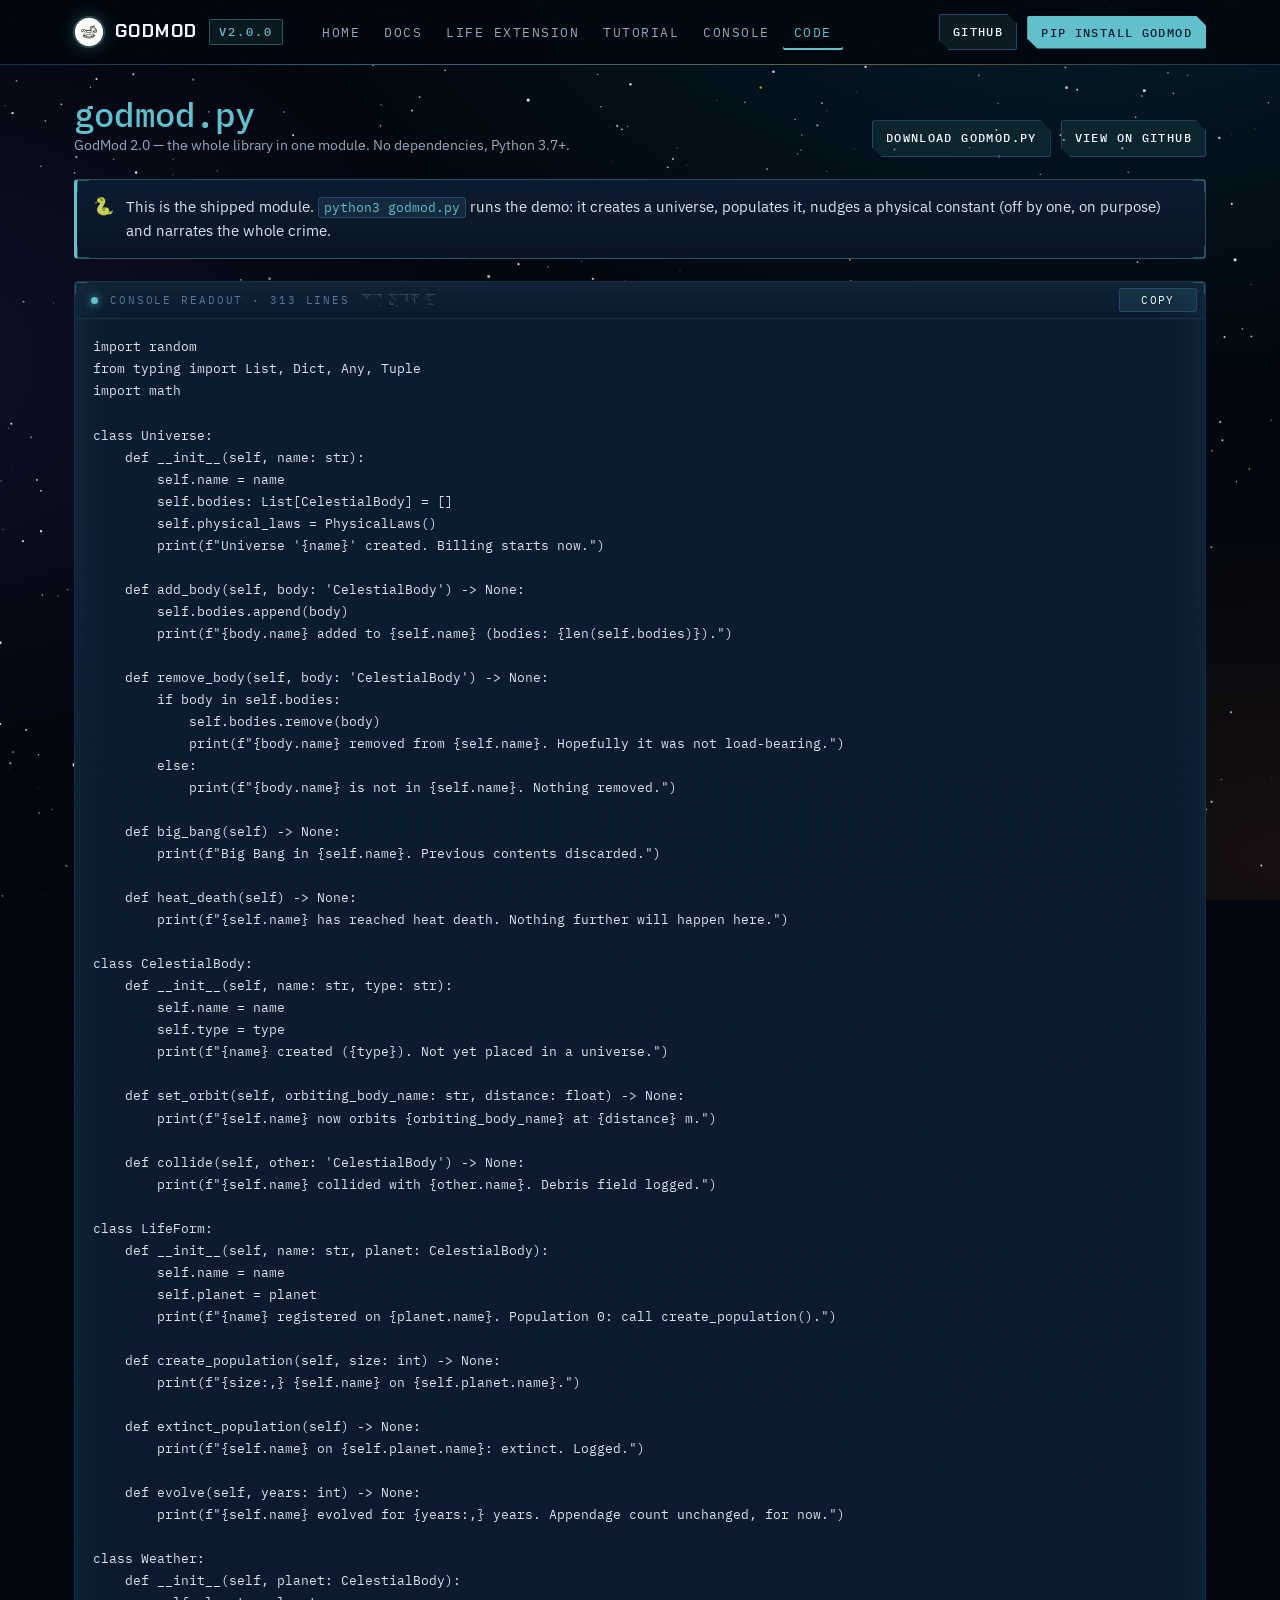
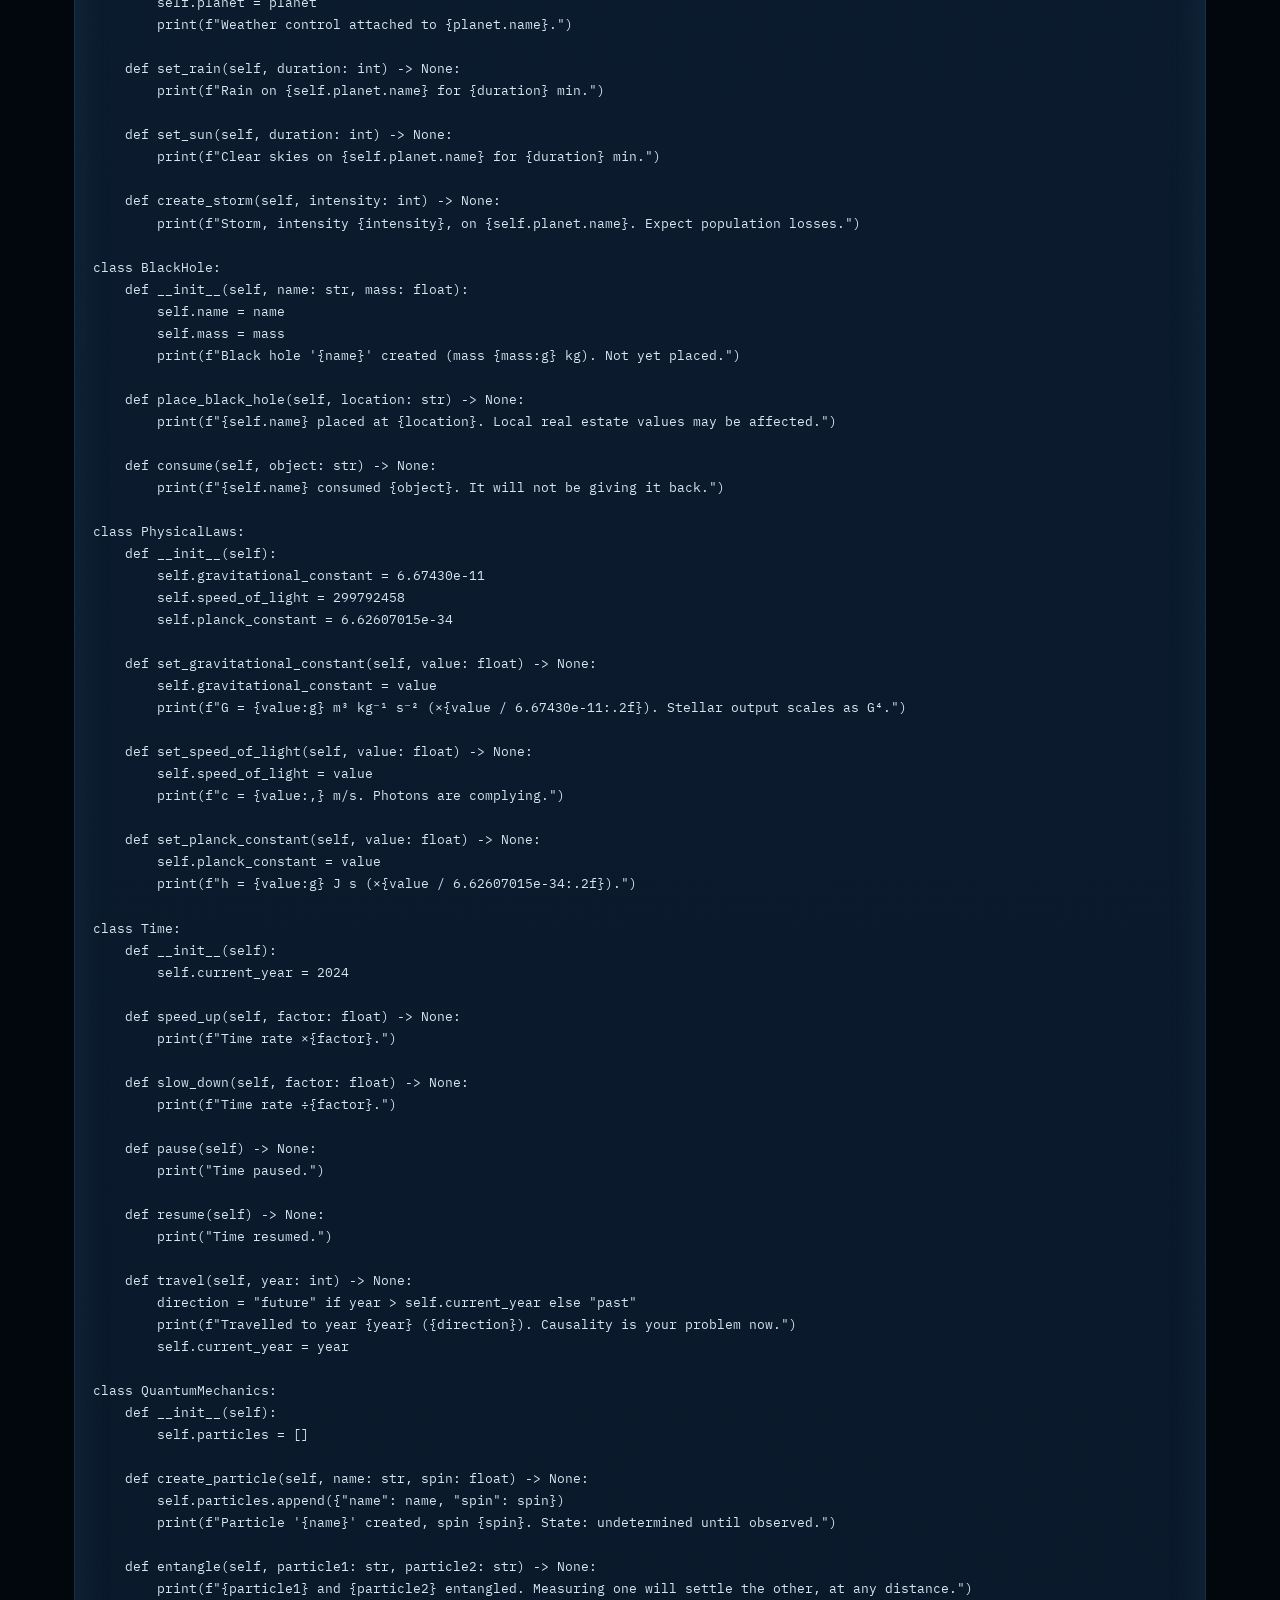
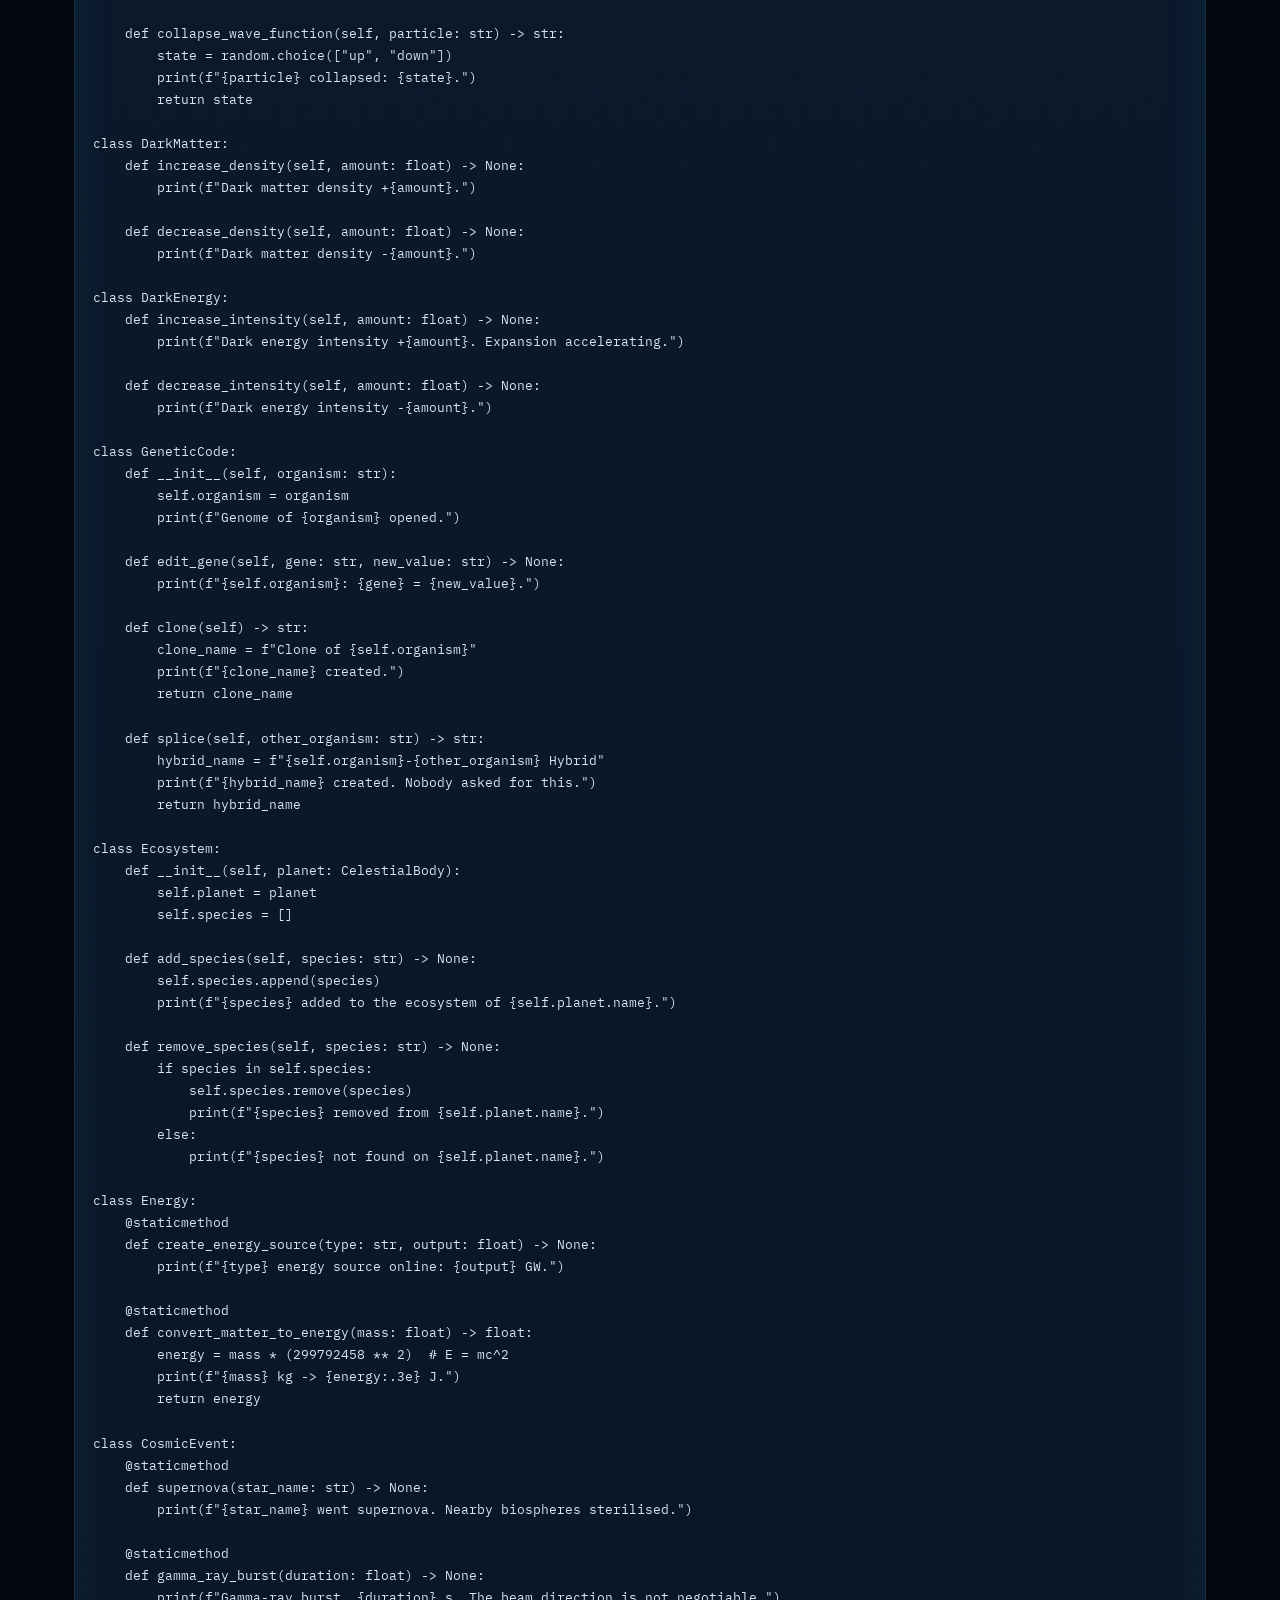
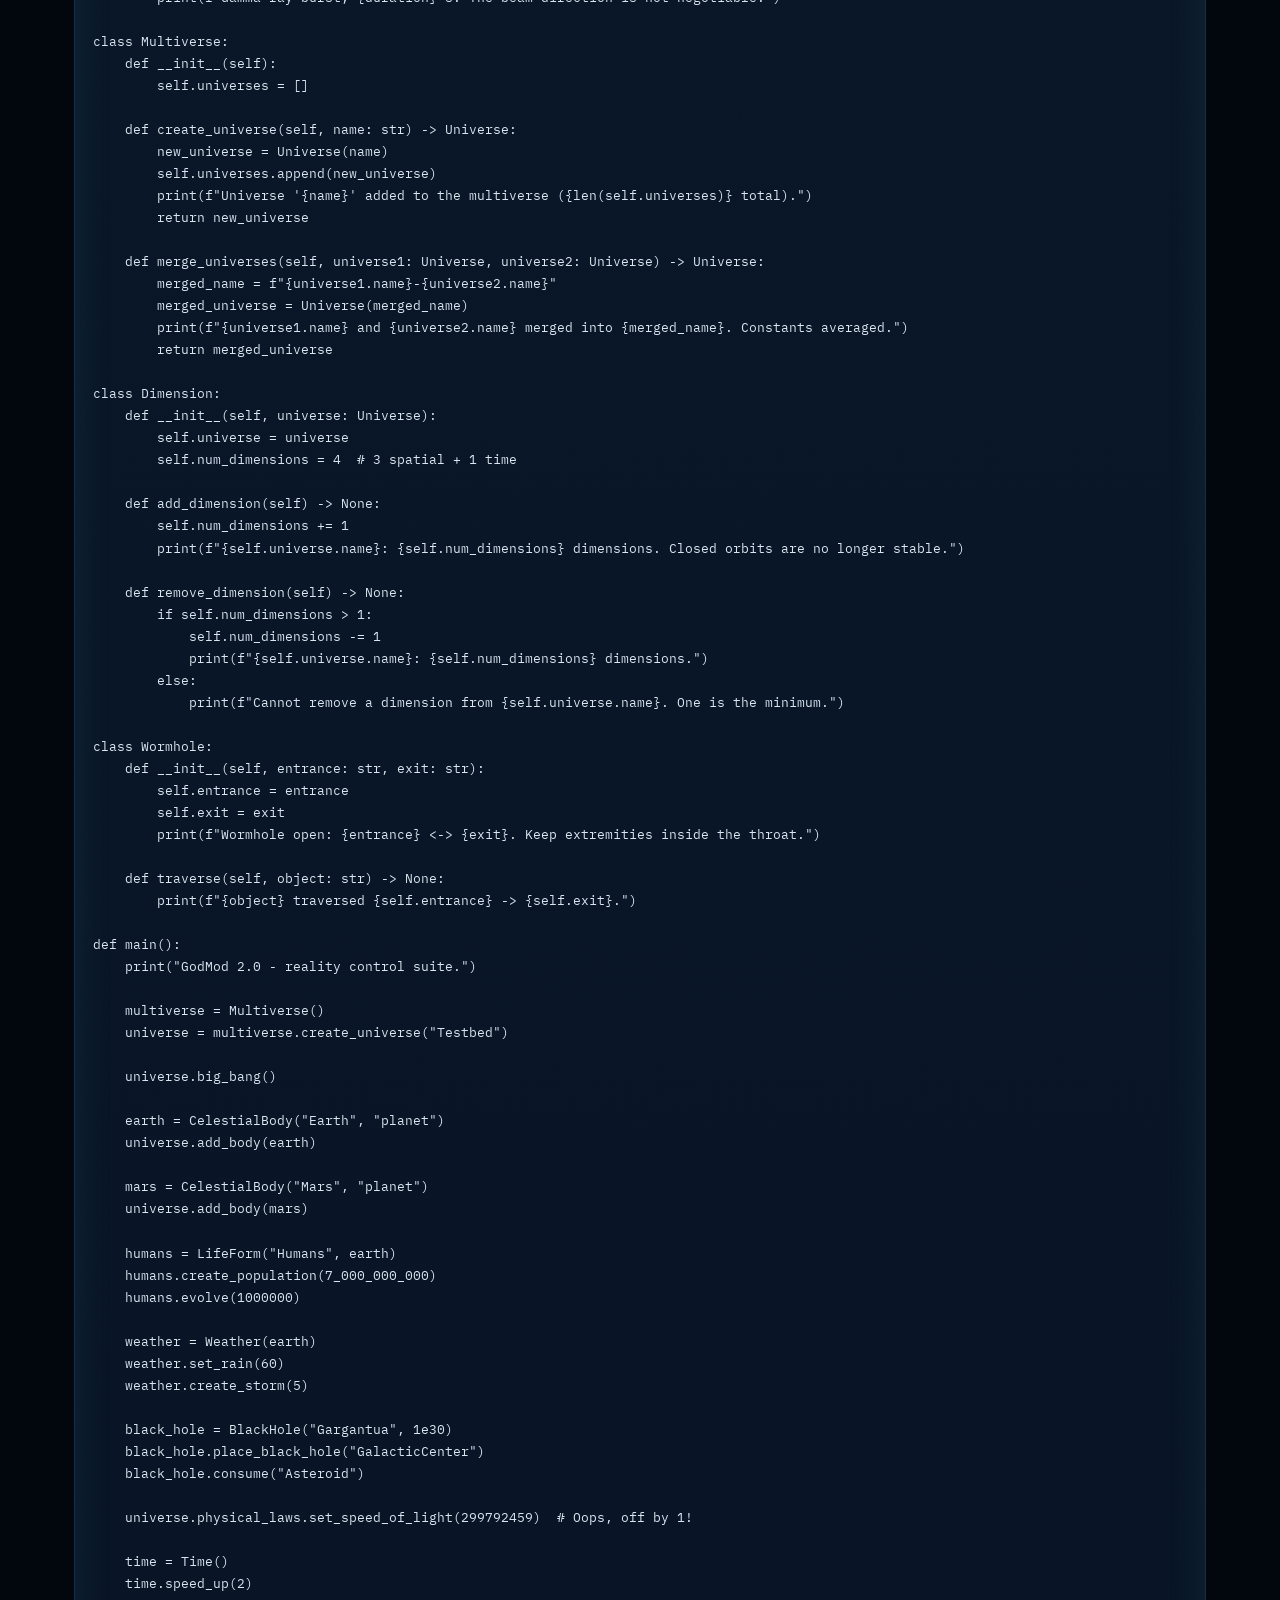
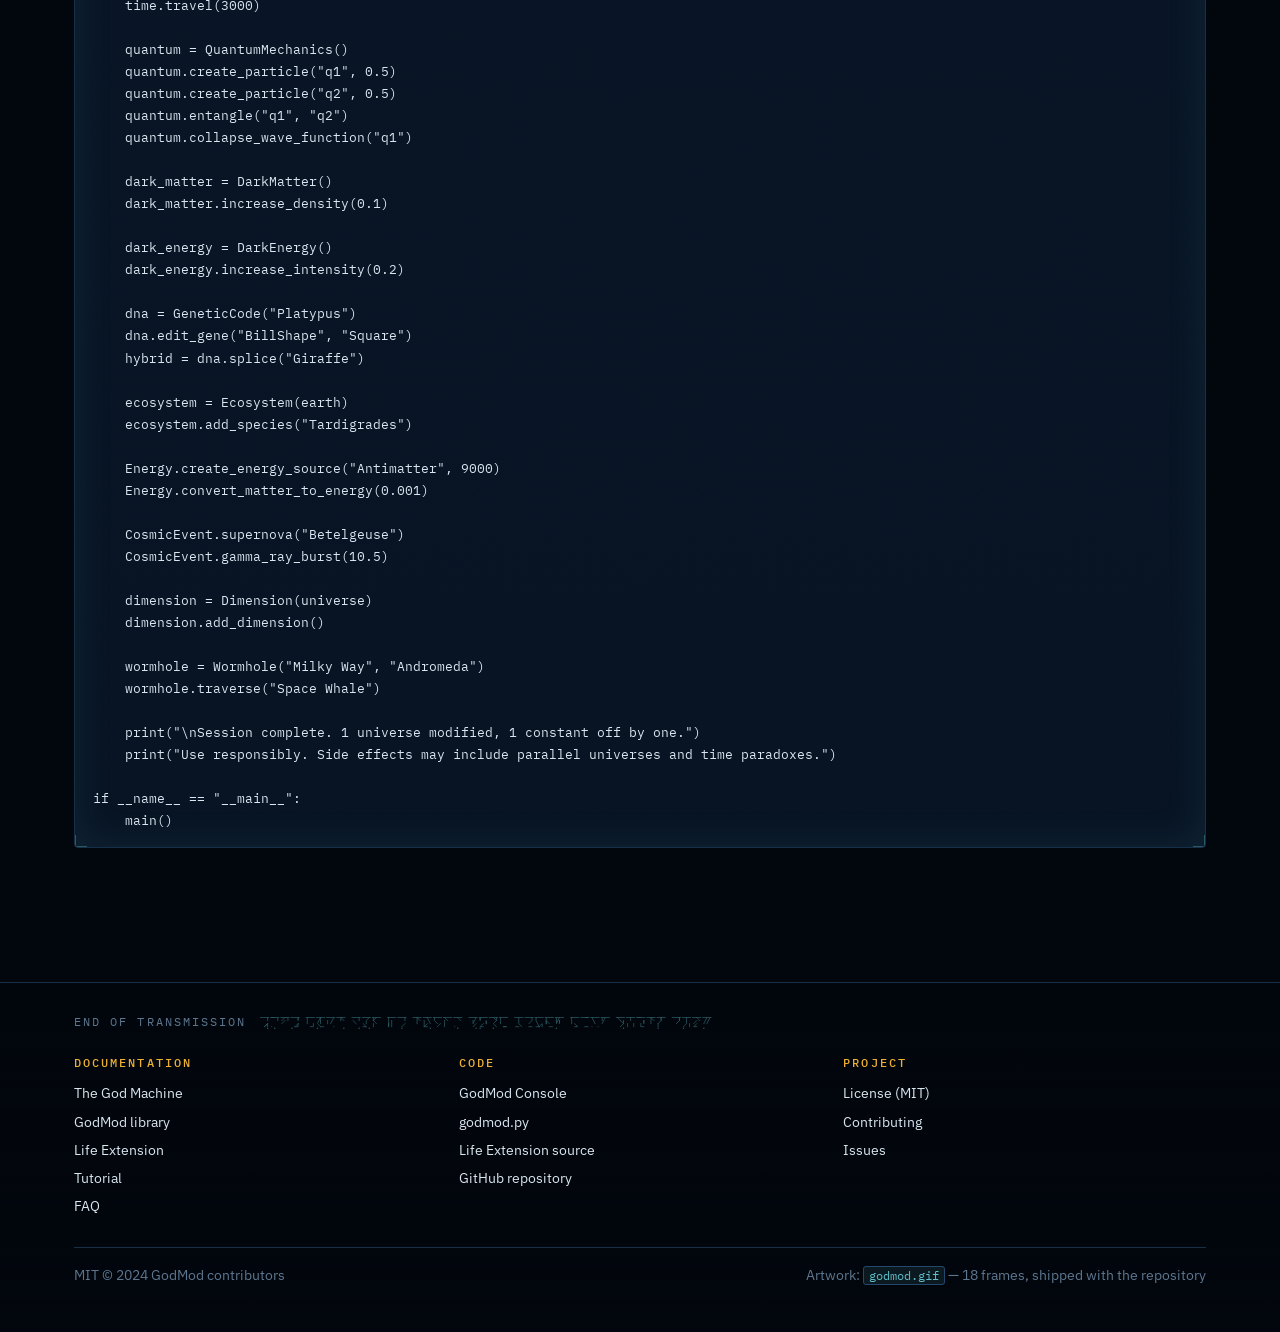
<file: godmod.html>
<!doctype html>
<html lang="en">
<head>
<meta charset="utf-8">
<meta name="viewport" content="width=device-width, initial-scale=1">
<title>godmod.py — GodMod source</title>
<meta name="description" content="GodMod 2.0 — the whole library in one module. No dependencies, Python 3.7+.">
<link rel="icon" href="favicon.ico">
<meta name="theme-color" content="#02060d">
<link rel="preconnect" href="https://fonts.googleapis.com">
<link rel="preconnect" href="https://fonts.gstatic.com" crossorigin>
<link rel="stylesheet" href="https://fonts.googleapis.com/css2?family=Chakra+Petch:wght@500;600;700&family=IBM+Plex+Mono:wght@400;500&family=IBM+Plex+Sans:ital,wght@0,400;0,500;0,600;1,400&display=swap">
<link rel="stylesheet" href="assets/site.css">
<script src="assets/site.js" defer></script>
</head>
<body>
<a class="skip" href="#main">Skip to content</a>
<header class="nav">
  <div class="inner">
    <a class="brand" href="index.html">
      <img src="favicon.ico" alt="">
      <span class="name">GodMod</span>
      <span class="pill">v2.0.0</span>
    </a>
    <nav class="links" id="nav-links" aria-label="Main">
      <a href="index.html">Home</a>
      <a href="godmod_docs_website.html">Docs</a>
      <a href="godmod_individual_website.html">Life Extension</a>
      <a href="tutorial_uni.html">Tutorial</a>
      <a href="console.html">Console</a>
      <a href="godmod.html" class="on">Code</a>
    </nav>
    <div class="actions">
      <a class="btn ghost small" href="https://github.com/workszop/godmod">GitHub</a>
      <button class="btn small" data-copy="pip install godmod">pip install godmod</button>
      <button class="toggle" aria-expanded="false" aria-controls="nav-links">Menu</button>
    </div>
  </div>
</header>

<main id="main">
  <div class="viewer">
    <div class="head">
      <div>
        <h1>godmod.py</h1>
        <p>GodMod 2.0 — the whole library in one module. No dependencies, Python 3.7+.</p>
      </div>
      <div class="spacer">
        <a class="btn ghost small" href="godmod.py">Download godmod.py</a>
        <a class="btn ghost small" href="https://github.com/workszop/godmod/blob/main/godmod.py">View on GitHub</a>
      </div>
    </div>
    <div class="callout info"><span class="ic">🐍</span><p>This is the shipped module. <code>python3 godmod.py</code> runs the demo: it creates a universe, populates it, nudges a physical constant (off by one, on purpose) and narrates the whole crime.</p></div>
    <div class="code">
      <button class="copy" type="button">copy</button>
<pre>import random
from typing import List, Dict, Any, Tuple
import math

class Universe:
    def __init__(self, name: str):
        self.name = name
        self.bodies: List[CelestialBody] = []
        self.physical_laws = PhysicalLaws()
        print(f"Universe '{name}' created. Billing starts now.")

    def add_body(self, body: 'CelestialBody') -&gt; None:
        self.bodies.append(body)
        print(f"{body.name} added to {self.name} (bodies: {len(self.bodies)}).")

    def remove_body(self, body: 'CelestialBody') -&gt; None:
        if body in self.bodies:
            self.bodies.remove(body)
            print(f"{body.name} removed from {self.name}. Hopefully it was not load-bearing.")
        else:
            print(f"{body.name} is not in {self.name}. Nothing removed.")

    def big_bang(self) -&gt; None:
        print(f"Big Bang in {self.name}. Previous contents discarded.")

    def heat_death(self) -&gt; None:
        print(f"{self.name} has reached heat death. Nothing further will happen here.")

class CelestialBody:
    def __init__(self, name: str, type: str):
        self.name = name
        self.type = type
        print(f"{name} created ({type}). Not yet placed in a universe.")

    def set_orbit(self, orbiting_body_name: str, distance: float) -&gt; None:
        print(f"{self.name} now orbits {orbiting_body_name} at {distance} m.")

    def collide(self, other: 'CelestialBody') -&gt; None:
        print(f"{self.name} collided with {other.name}. Debris field logged.")

class LifeForm:
    def __init__(self, name: str, planet: CelestialBody):
        self.name = name
        self.planet = planet
        print(f"{name} registered on {planet.name}. Population 0: call create_population().")

    def create_population(self, size: int) -&gt; None:
        print(f"{size:,} {self.name} on {self.planet.name}.")

    def extinct_population(self) -&gt; None:
        print(f"{self.name} on {self.planet.name}: extinct. Logged.")

    def evolve(self, years: int) -&gt; None:
        print(f"{self.name} evolved for {years:,} years. Appendage count unchanged, for now.")

class Weather:
    def __init__(self, planet: CelestialBody):
        self.planet = planet
        print(f"Weather control attached to {planet.name}.")

    def set_rain(self, duration: int) -&gt; None:
        print(f"Rain on {self.planet.name} for {duration} min.")

    def set_sun(self, duration: int) -&gt; None:
        print(f"Clear skies on {self.planet.name} for {duration} min.")

    def create_storm(self, intensity: int) -&gt; None:
        print(f"Storm, intensity {intensity}, on {self.planet.name}. Expect population losses.")

class BlackHole:
    def __init__(self, name: str, mass: float):
        self.name = name
        self.mass = mass
        print(f"Black hole '{name}' created (mass {mass:g} kg). Not yet placed.")

    def place_black_hole(self, location: str) -&gt; None:
        print(f"{self.name} placed at {location}. Local real estate values may be affected.")

    def consume(self, object: str) -&gt; None:
        print(f"{self.name} consumed {object}. It will not be giving it back.")

class PhysicalLaws:
    def __init__(self):
        self.gravitational_constant = 6.67430e-11
        self.speed_of_light = 299792458
        self.planck_constant = 6.62607015e-34

    def set_gravitational_constant(self, value: float) -&gt; None:
        self.gravitational_constant = value
        print(f"G = {value:g} m³ kg⁻¹ s⁻² (×{value / 6.67430e-11:.2f}). Stellar output scales as G⁴.")

    def set_speed_of_light(self, value: float) -&gt; None:
        self.speed_of_light = value
        print(f"c = {value:,} m/s. Photons are complying.")

    def set_planck_constant(self, value: float) -&gt; None:
        self.planck_constant = value
        print(f"h = {value:g} J s (×{value / 6.62607015e-34:.2f}).")

class Time:
    def __init__(self):
        self.current_year = 2024

    def speed_up(self, factor: float) -&gt; None:
        print(f"Time rate ×{factor}.")

    def slow_down(self, factor: float) -&gt; None:
        print(f"Time rate ÷{factor}.")

    def pause(self) -&gt; None:
        print("Time paused.")

    def resume(self) -&gt; None:
        print("Time resumed.")

    def travel(self, year: int) -&gt; None:
        direction = "future" if year &gt; self.current_year else "past"
        print(f"Travelled to year {year} ({direction}). Causality is your problem now.")
        self.current_year = year

class QuantumMechanics:
    def __init__(self):
        self.particles = []

    def create_particle(self, name: str, spin: float) -&gt; None:
        self.particles.append({"name": name, "spin": spin})
        print(f"Particle '{name}' created, spin {spin}. State: undetermined until observed.")

    def entangle(self, particle1: str, particle2: str) -&gt; None:
        print(f"{particle1} and {particle2} entangled. Measuring one will settle the other, at any distance.")

    def collapse_wave_function(self, particle: str) -&gt; str:
        state = random.choice(["up", "down"])
        print(f"{particle} collapsed: {state}.")
        return state

class DarkMatter:
    def increase_density(self, amount: float) -&gt; None:
        print(f"Dark matter density +{amount}.")

    def decrease_density(self, amount: float) -&gt; None:
        print(f"Dark matter density -{amount}.")

class DarkEnergy:
    def increase_intensity(self, amount: float) -&gt; None:
        print(f"Dark energy intensity +{amount}. Expansion accelerating.")

    def decrease_intensity(self, amount: float) -&gt; None:
        print(f"Dark energy intensity -{amount}.")

class GeneticCode:
    def __init__(self, organism: str):
        self.organism = organism
        print(f"Genome of {organism} opened.")

    def edit_gene(self, gene: str, new_value: str) -&gt; None:
        print(f"{self.organism}: {gene} = {new_value}.")

    def clone(self) -&gt; str:
        clone_name = f"Clone of {self.organism}"
        print(f"{clone_name} created.")
        return clone_name

    def splice(self, other_organism: str) -&gt; str:
        hybrid_name = f"{self.organism}-{other_organism} Hybrid"
        print(f"{hybrid_name} created. Nobody asked for this.")
        return hybrid_name

class Ecosystem:
    def __init__(self, planet: CelestialBody):
        self.planet = planet
        self.species = []

    def add_species(self, species: str) -&gt; None:
        self.species.append(species)
        print(f"{species} added to the ecosystem of {self.planet.name}.")

    def remove_species(self, species: str) -&gt; None:
        if species in self.species:
            self.species.remove(species)
            print(f"{species} removed from {self.planet.name}.")
        else:
            print(f"{species} not found on {self.planet.name}.")

class Energy:
    @staticmethod
    def create_energy_source(type: str, output: float) -&gt; None:
        print(f"{type} energy source online: {output} GW.")

    @staticmethod
    def convert_matter_to_energy(mass: float) -&gt; float:
        energy = mass * (299792458 ** 2)  # E = mc^2
        print(f"{mass} kg -&gt; {energy:.3e} J.")
        return energy

class CosmicEvent:
    @staticmethod
    def supernova(star_name: str) -&gt; None:
        print(f"{star_name} went supernova. Nearby biospheres sterilised.")

    @staticmethod
    def gamma_ray_burst(duration: float) -&gt; None:
        print(f"Gamma-ray burst, {duration} s. The beam direction is not negotiable.")

class Multiverse:
    def __init__(self):
        self.universes = []

    def create_universe(self, name: str) -&gt; Universe:
        new_universe = Universe(name)
        self.universes.append(new_universe)
        print(f"Universe '{name}' added to the multiverse ({len(self.universes)} total).")
        return new_universe

    def merge_universes(self, universe1: Universe, universe2: Universe) -&gt; Universe:
        merged_name = f"{universe1.name}-{universe2.name}"
        merged_universe = Universe(merged_name)
        print(f"{universe1.name} and {universe2.name} merged into {merged_name}. Constants averaged.")
        return merged_universe

class Dimension:
    def __init__(self, universe: Universe):
        self.universe = universe
        self.num_dimensions = 4  # 3 spatial + 1 time

    def add_dimension(self) -&gt; None:
        self.num_dimensions += 1
        print(f"{self.universe.name}: {self.num_dimensions} dimensions. Closed orbits are no longer stable.")

    def remove_dimension(self) -&gt; None:
        if self.num_dimensions &gt; 1:
            self.num_dimensions -= 1
            print(f"{self.universe.name}: {self.num_dimensions} dimensions.")
        else:
            print(f"Cannot remove a dimension from {self.universe.name}. One is the minimum.")

class Wormhole:
    def __init__(self, entrance: str, exit: str):
        self.entrance = entrance
        self.exit = exit
        print(f"Wormhole open: {entrance} &lt;-&gt; {exit}. Keep extremities inside the throat.")

    def traverse(self, object: str) -&gt; None:
        print(f"{object} traversed {self.entrance} -&gt; {self.exit}.")

def main():
    print("GodMod 2.0 - reality control suite.")
    
    multiverse = Multiverse()
    universe = multiverse.create_universe("Testbed")
    
    universe.big_bang()
    
    earth = CelestialBody("Earth", "planet")
    universe.add_body(earth)
    
    mars = CelestialBody("Mars", "planet")
    universe.add_body(mars)
    
    humans = LifeForm("Humans", earth)
    humans.create_population(7_000_000_000)
    humans.evolve(1000000)
    
    weather = Weather(earth)
    weather.set_rain(60)
    weather.create_storm(5)
    
    black_hole = BlackHole("Gargantua", 1e30)
    black_hole.place_black_hole("GalacticCenter")
    black_hole.consume("Asteroid")
    
    universe.physical_laws.set_speed_of_light(299792459)  # Oops, off by 1!
    
    time = Time()
    time.speed_up(2)
    time.travel(3000)
    
    quantum = QuantumMechanics()
    quantum.create_particle("q1", 0.5)
    quantum.create_particle("q2", 0.5)
    quantum.entangle("q1", "q2")
    quantum.collapse_wave_function("q1")
    
    dark_matter = DarkMatter()
    dark_matter.increase_density(0.1)
    
    dark_energy = DarkEnergy()
    dark_energy.increase_intensity(0.2)
    
    dna = GeneticCode("Platypus")
    dna.edit_gene("BillShape", "Square")
    hybrid = dna.splice("Giraffe")
    
    ecosystem = Ecosystem(earth)
    ecosystem.add_species("Tardigrades")
    
    Energy.create_energy_source("Antimatter", 9000)
    Energy.convert_matter_to_energy(0.001)
    
    CosmicEvent.supernova("Betelgeuse")
    CosmicEvent.gamma_ray_burst(10.5)
    
    dimension = Dimension(universe)
    dimension.add_dimension()
    
    wormhole = Wormhole("Milky Way", "Andromeda")
    wormhole.traverse("Space Whale")
    
    print("\nSession complete. 1 universe modified, 1 constant off by one.")
    print("Use responsibly. Side effects may include parallel universes and time paradoxes.")

if __name__ == "__main__":
    main()
</pre>
    </div>
  </div>
</main>
<footer class="foot">
  <div class="wrap">
    <div class="cols">
      <div>
        <h4>Documentation</h4>
        <a href="index.html#story">The God Machine</a>
        <a href="godmod_docs_website.html">GodMod library</a>
        <a href="godmod_individual_website.html">Life Extension</a>
        <a href="tutorial_uni.html">Tutorial</a>
        <a href="godmod_docs_website.html#faq">FAQ</a>
      </div>
      <div>
        <h4>Code</h4>
        <a href="console.html">GodMod Console</a>
        <a href="godmod.html">godmod.py</a>
        <a href="individual.html">Life Extension source</a>
        <a href="https://github.com/workszop/godmod">GitHub repository</a>
      </div>
      <div>
        <h4>Project</h4>
        <a href="godmod_docs_website.html#license">License (MIT)</a>
        <a href="godmod_docs_website.html#contributing">Contributing</a>
        <a href="https://github.com/workszop/godmod/issues">Issues</a>
      </div>
    </div>
    <div class="base">
      <span>MIT © 2024 GodMod contributors</span>
      <span>Artwork: <code>godmod.gif</code> — 18 frames, shipped with the repository</span>
    </div>
  </div>
</footer>

</body>
</html>
</file>
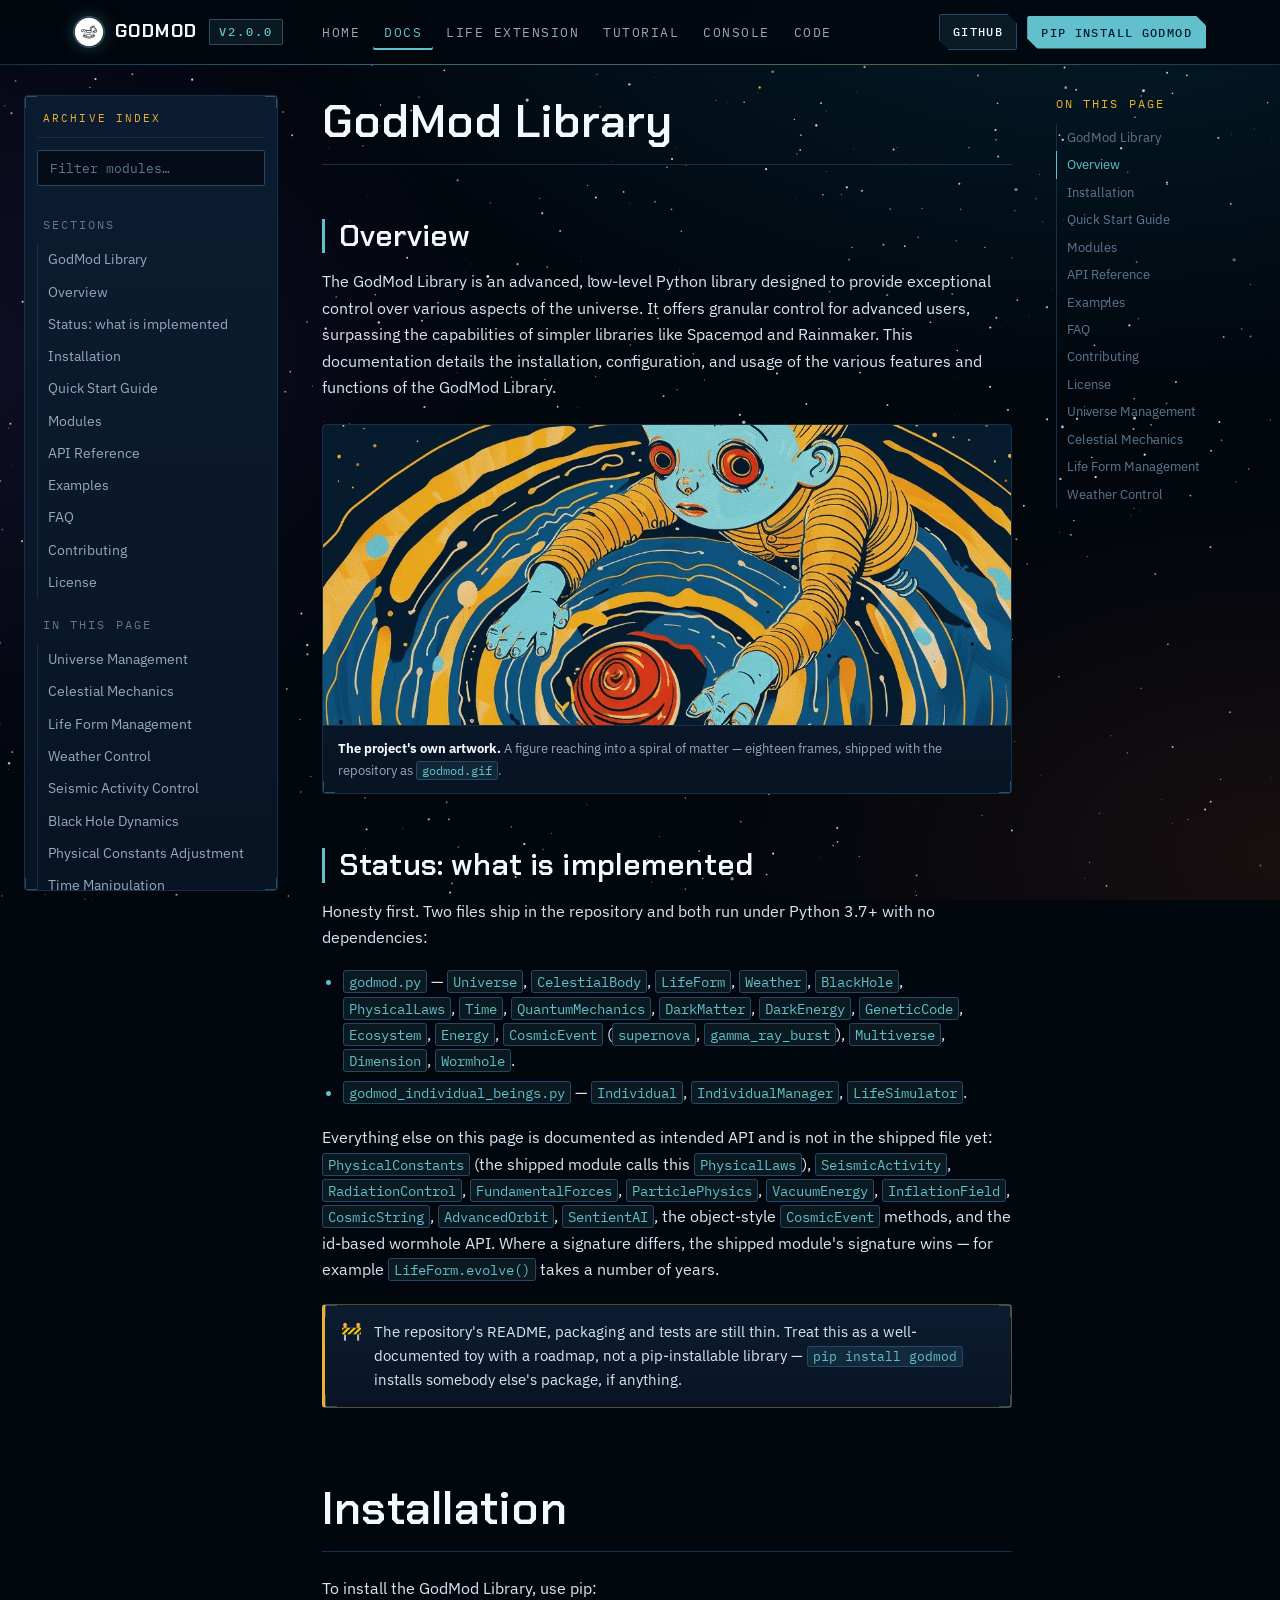
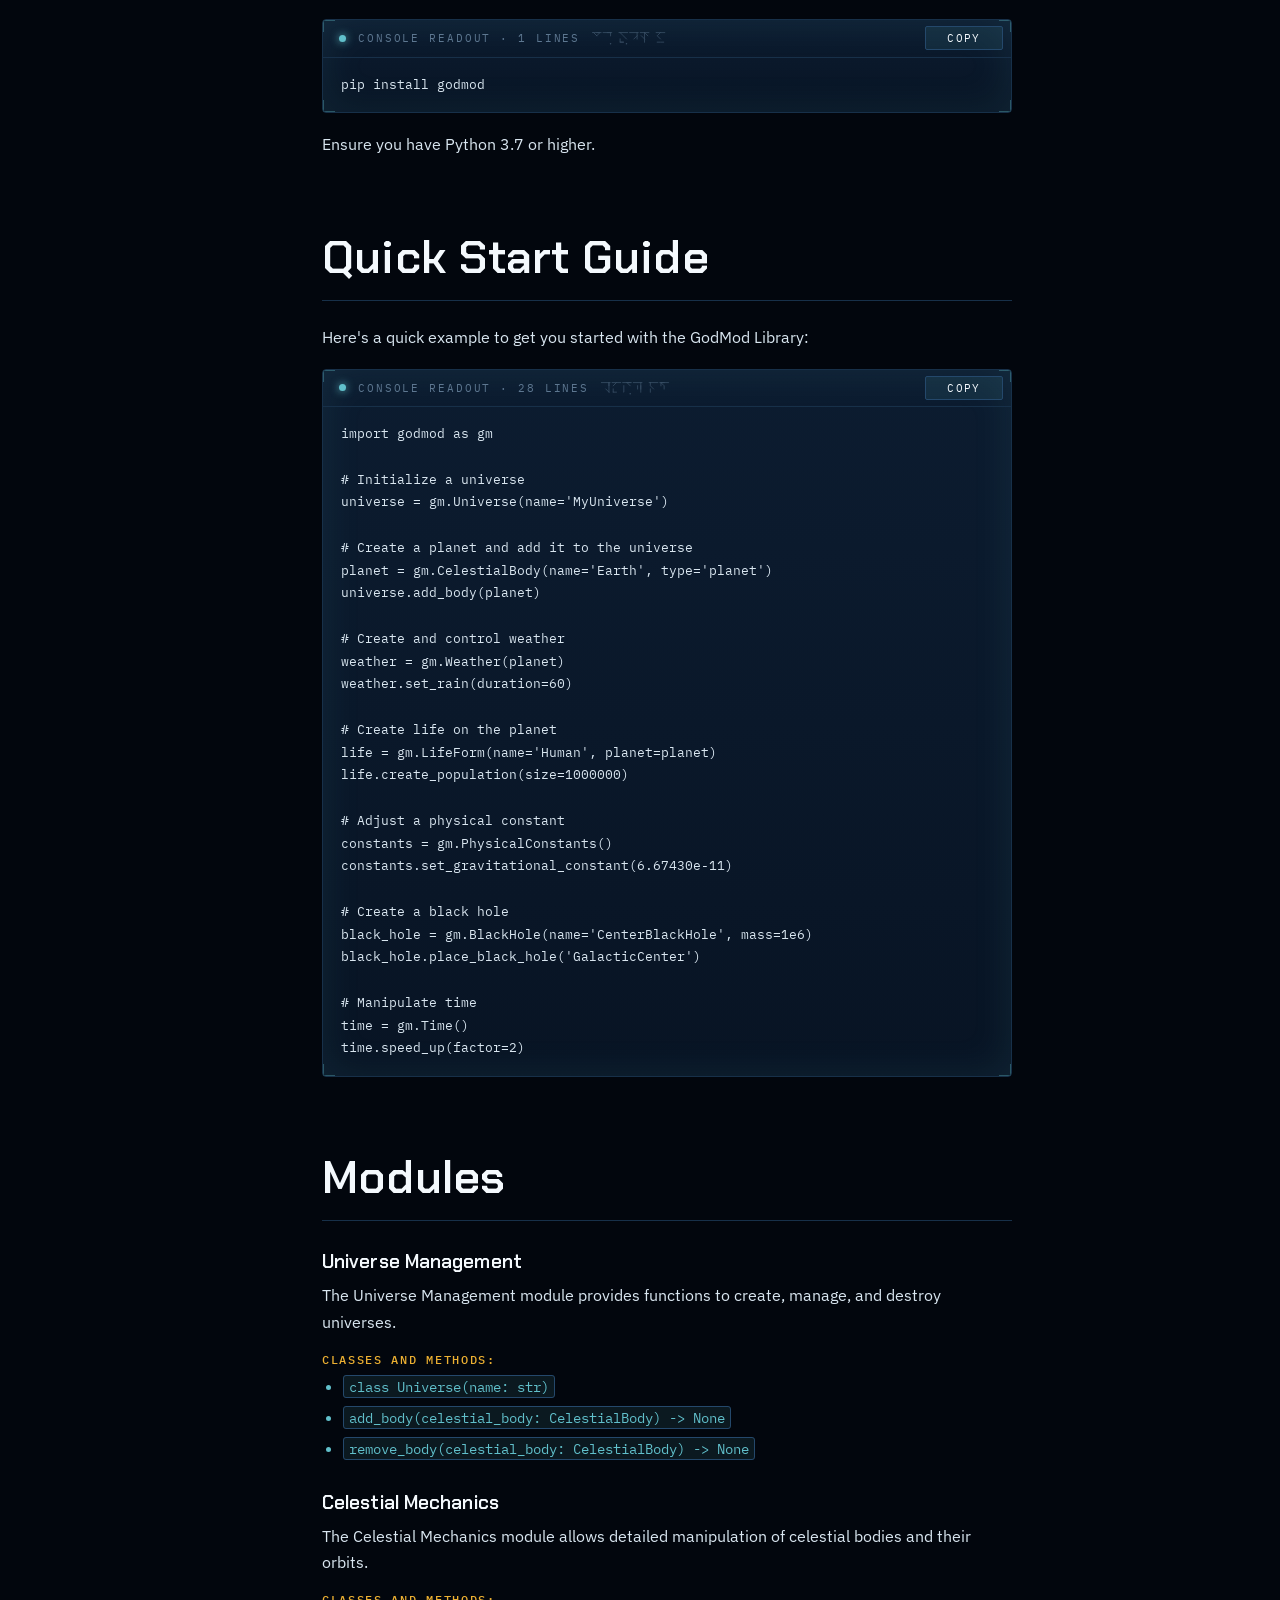
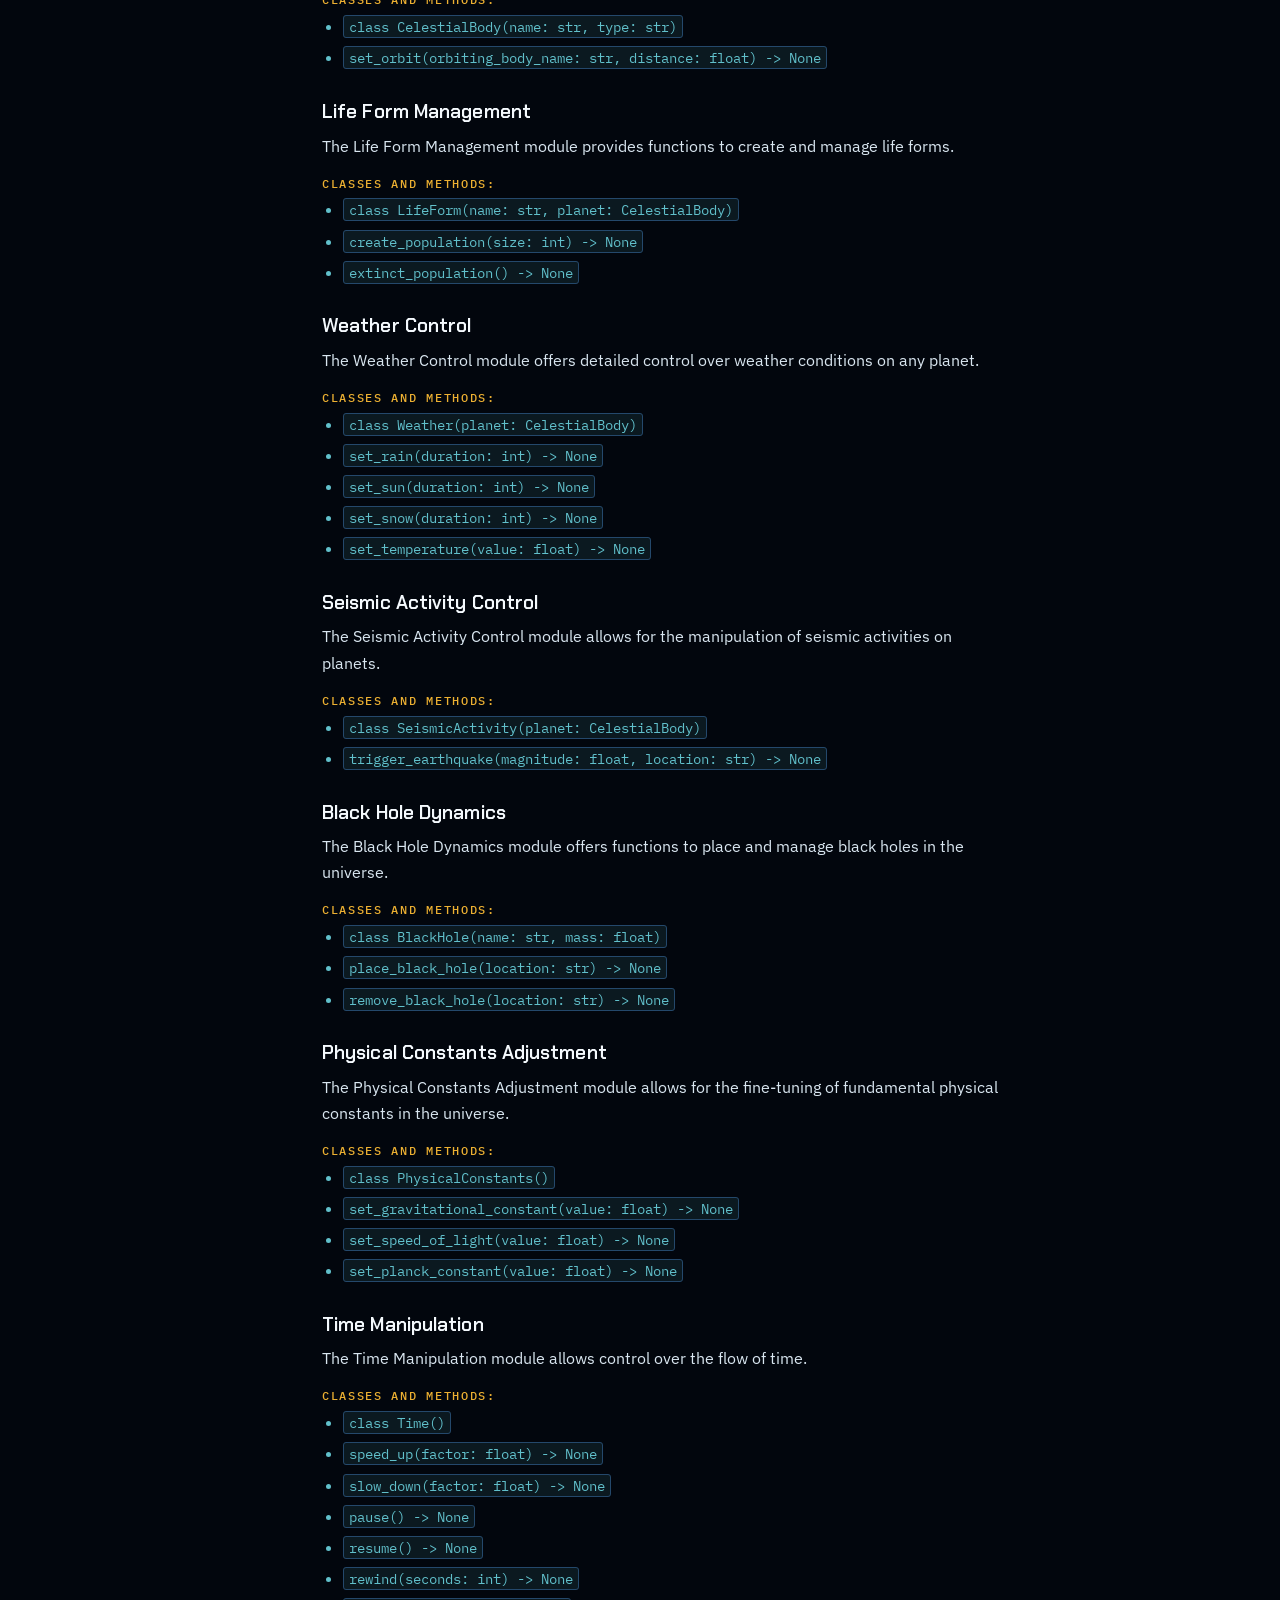
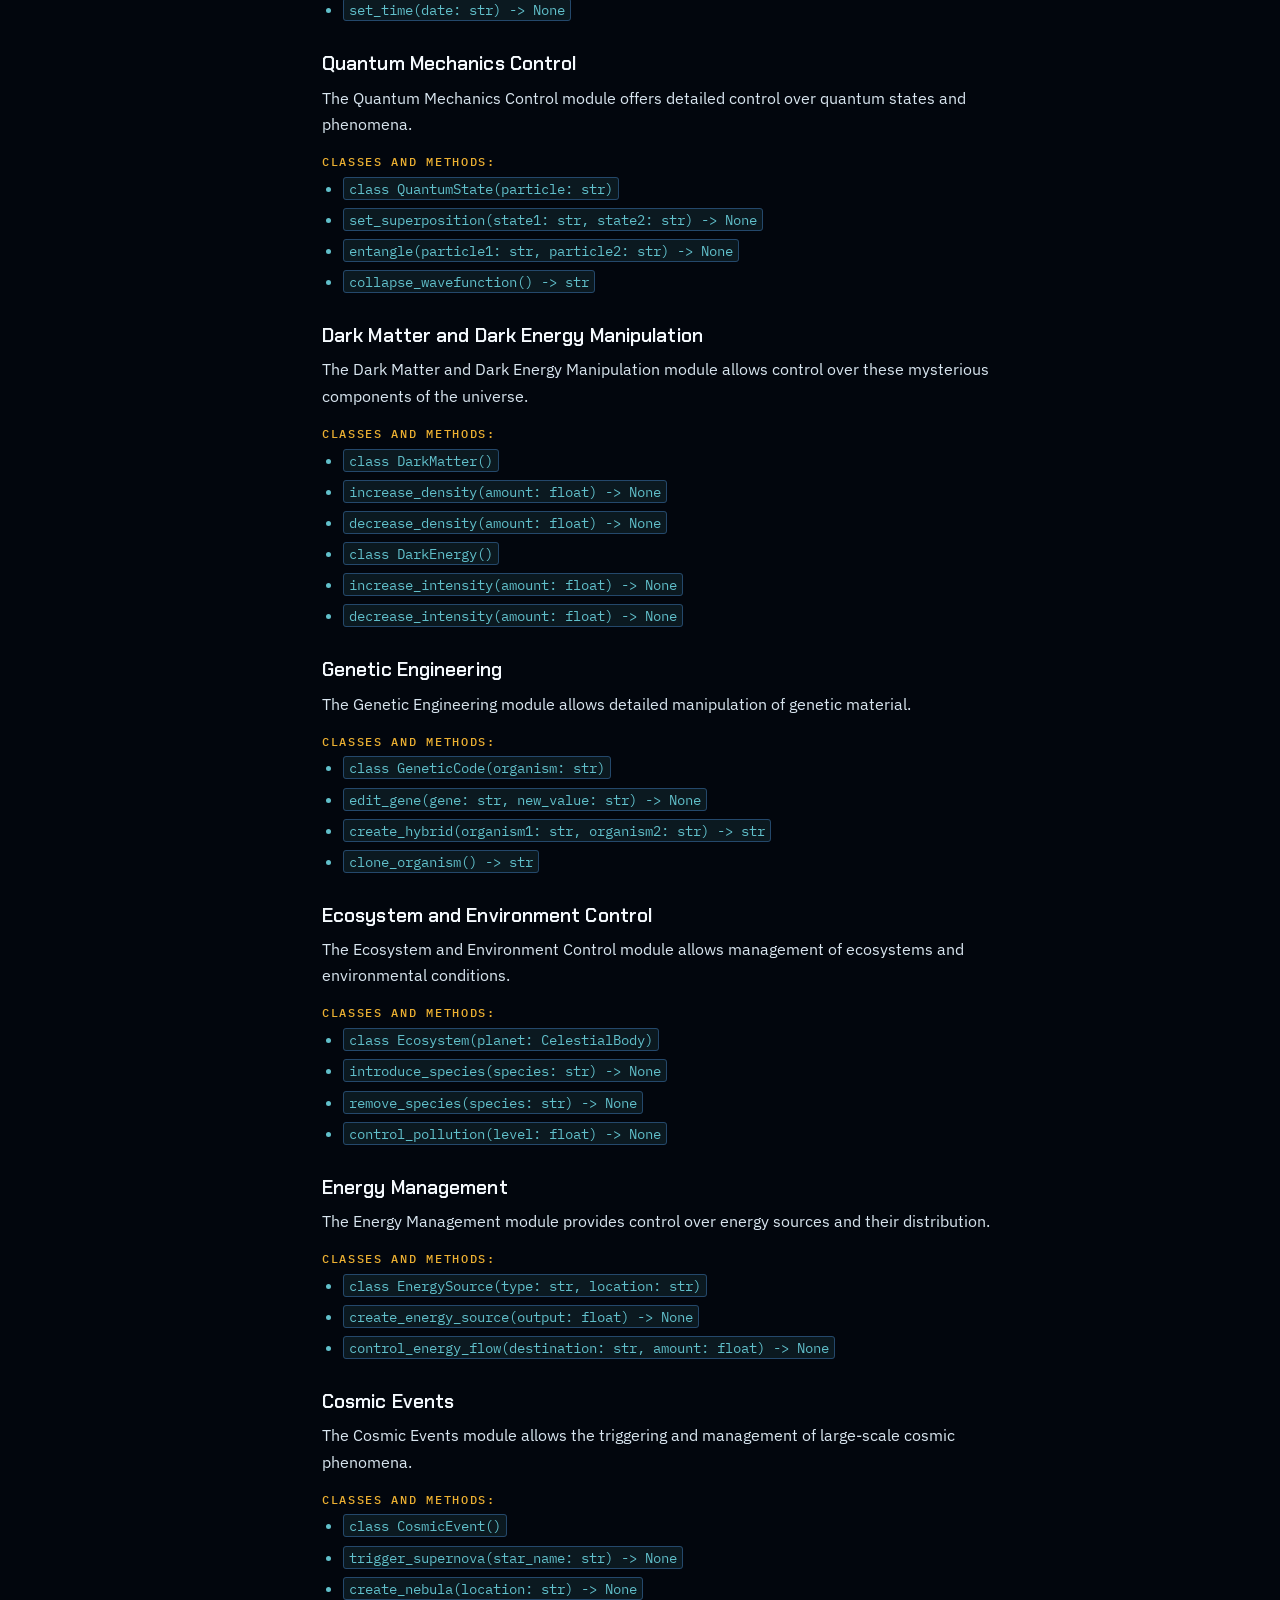
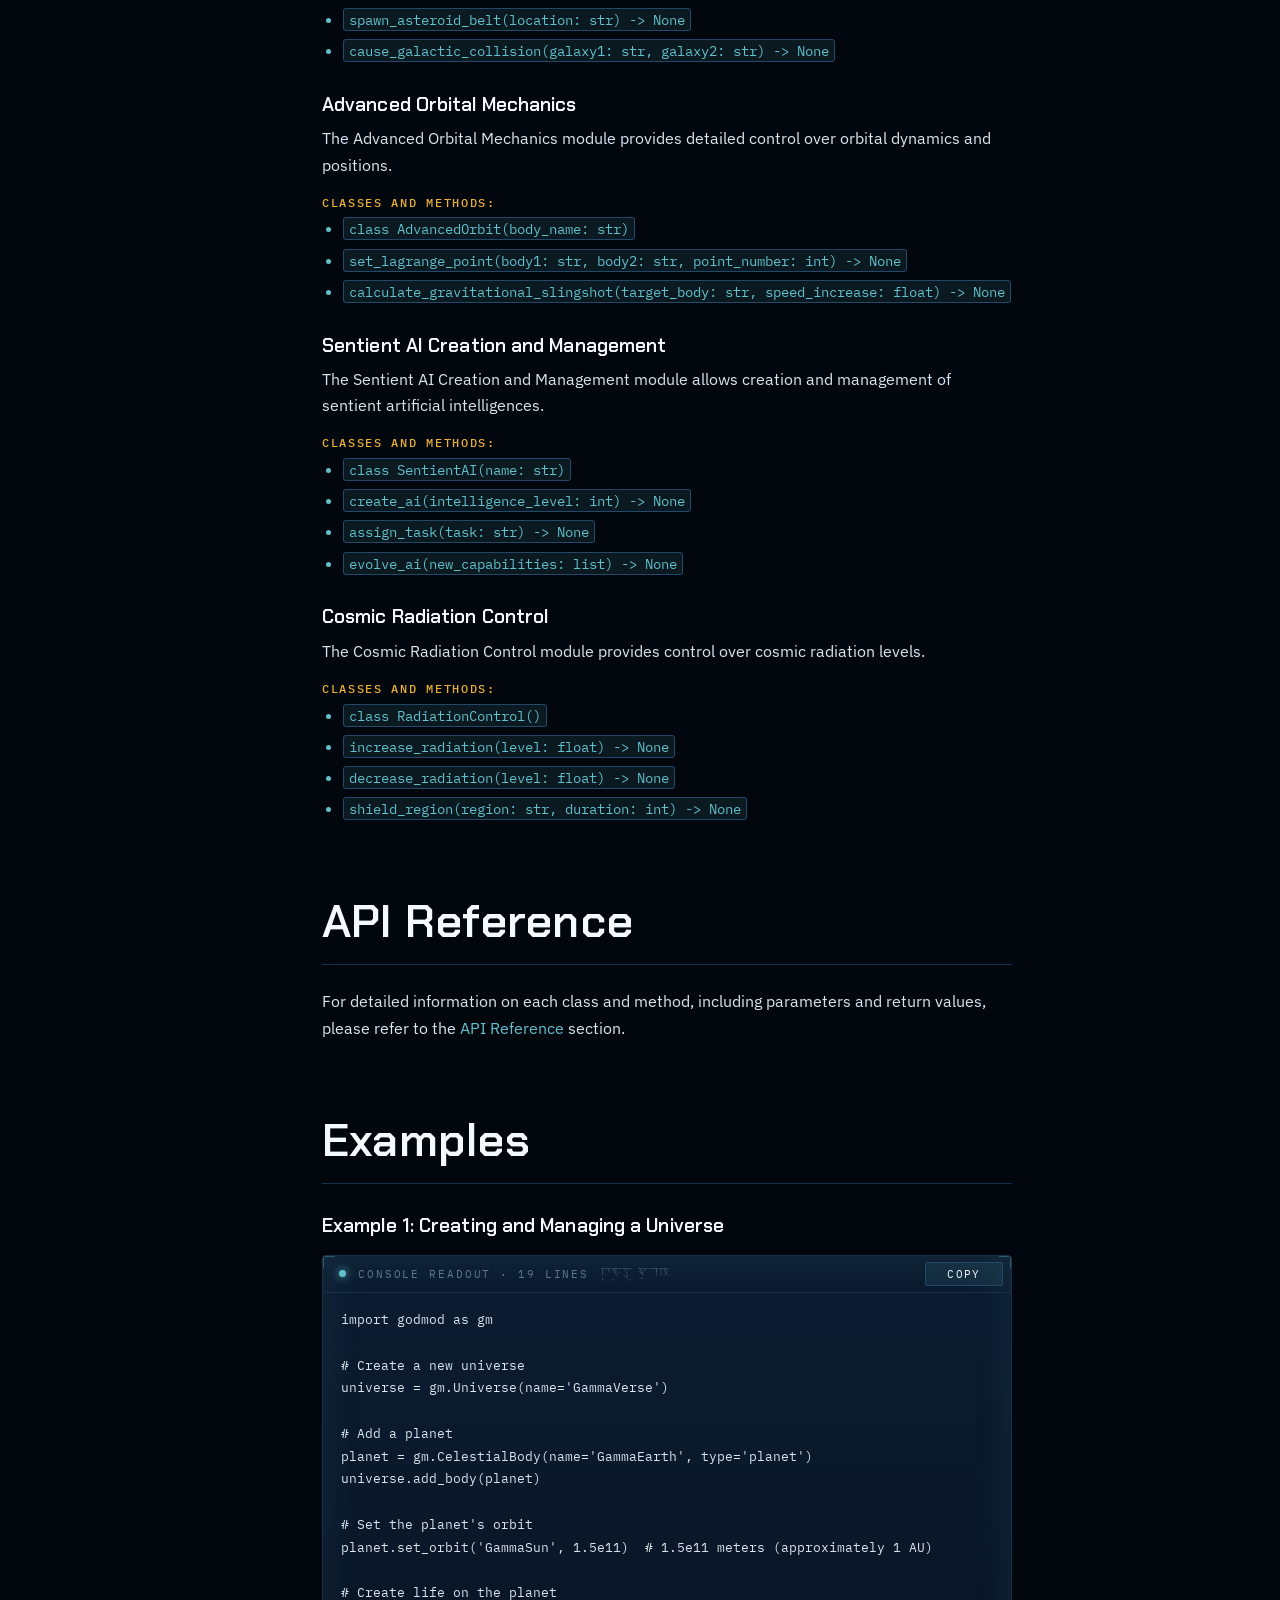
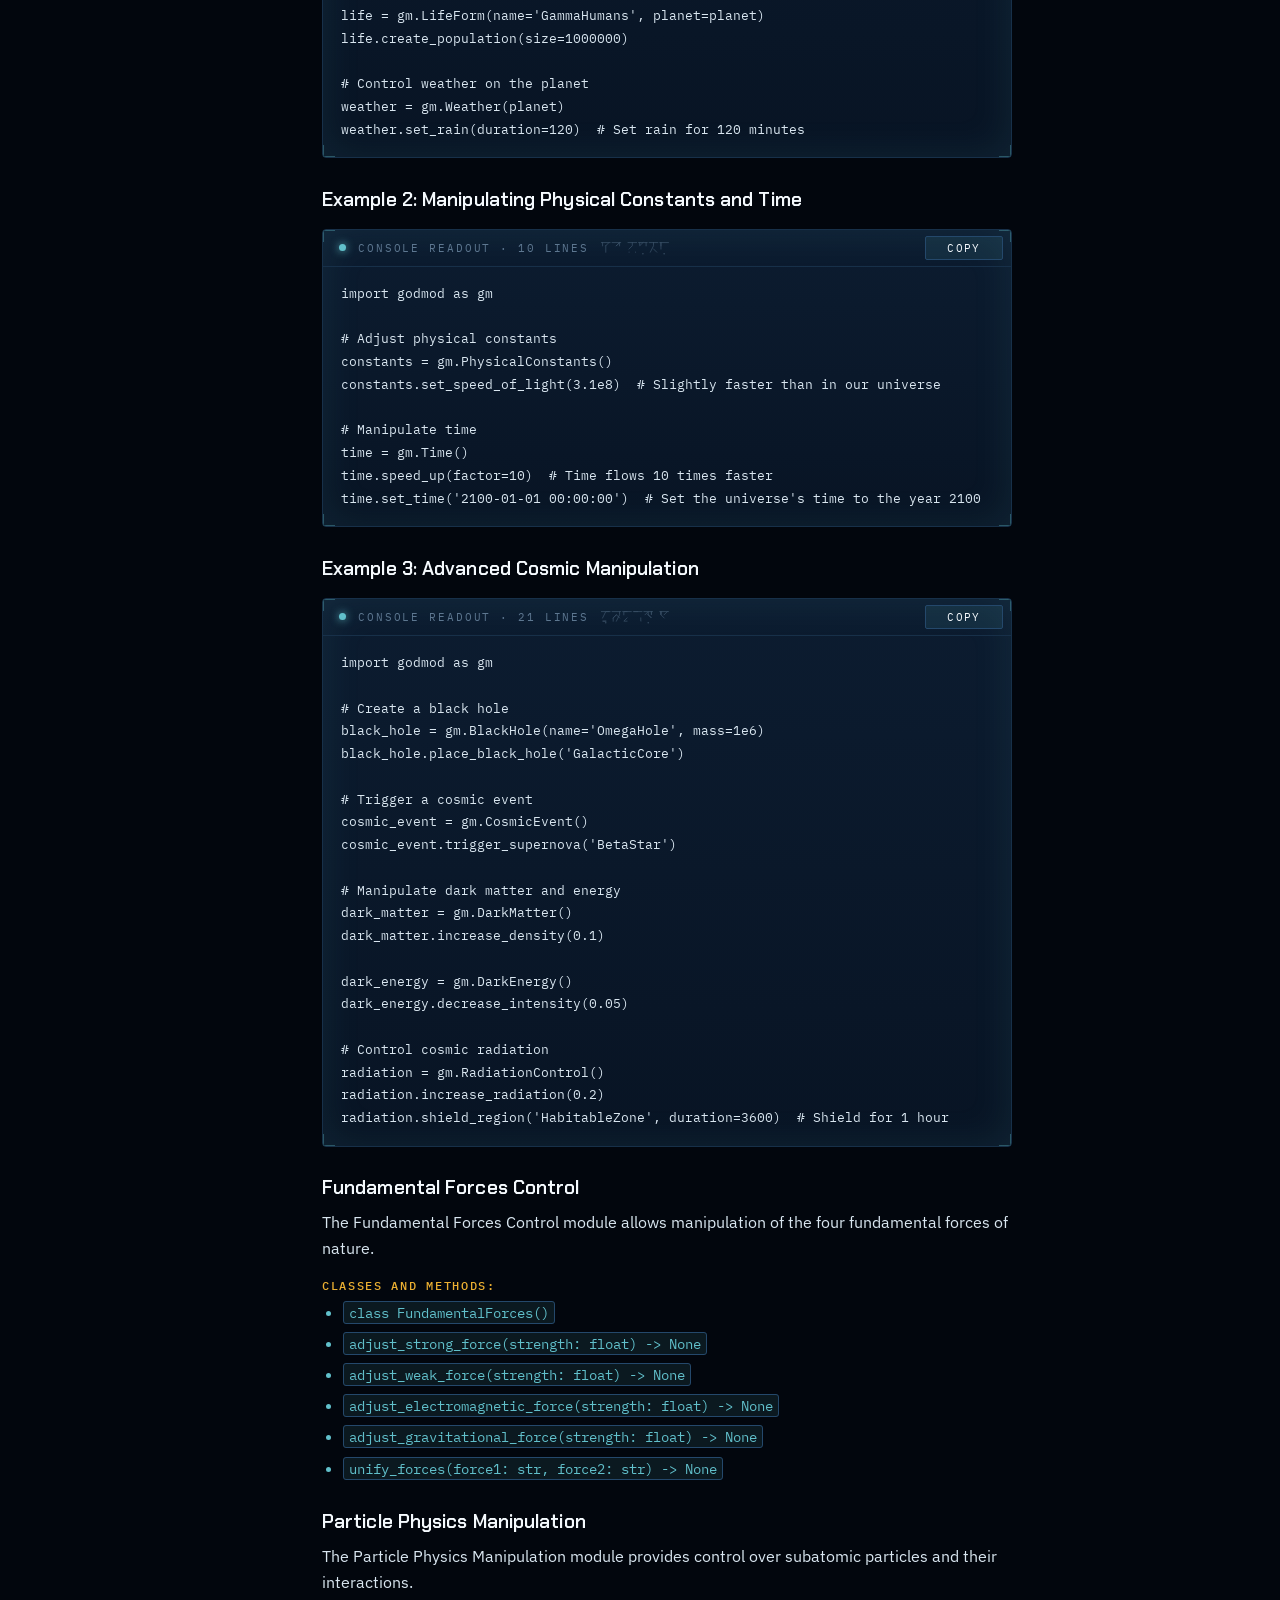
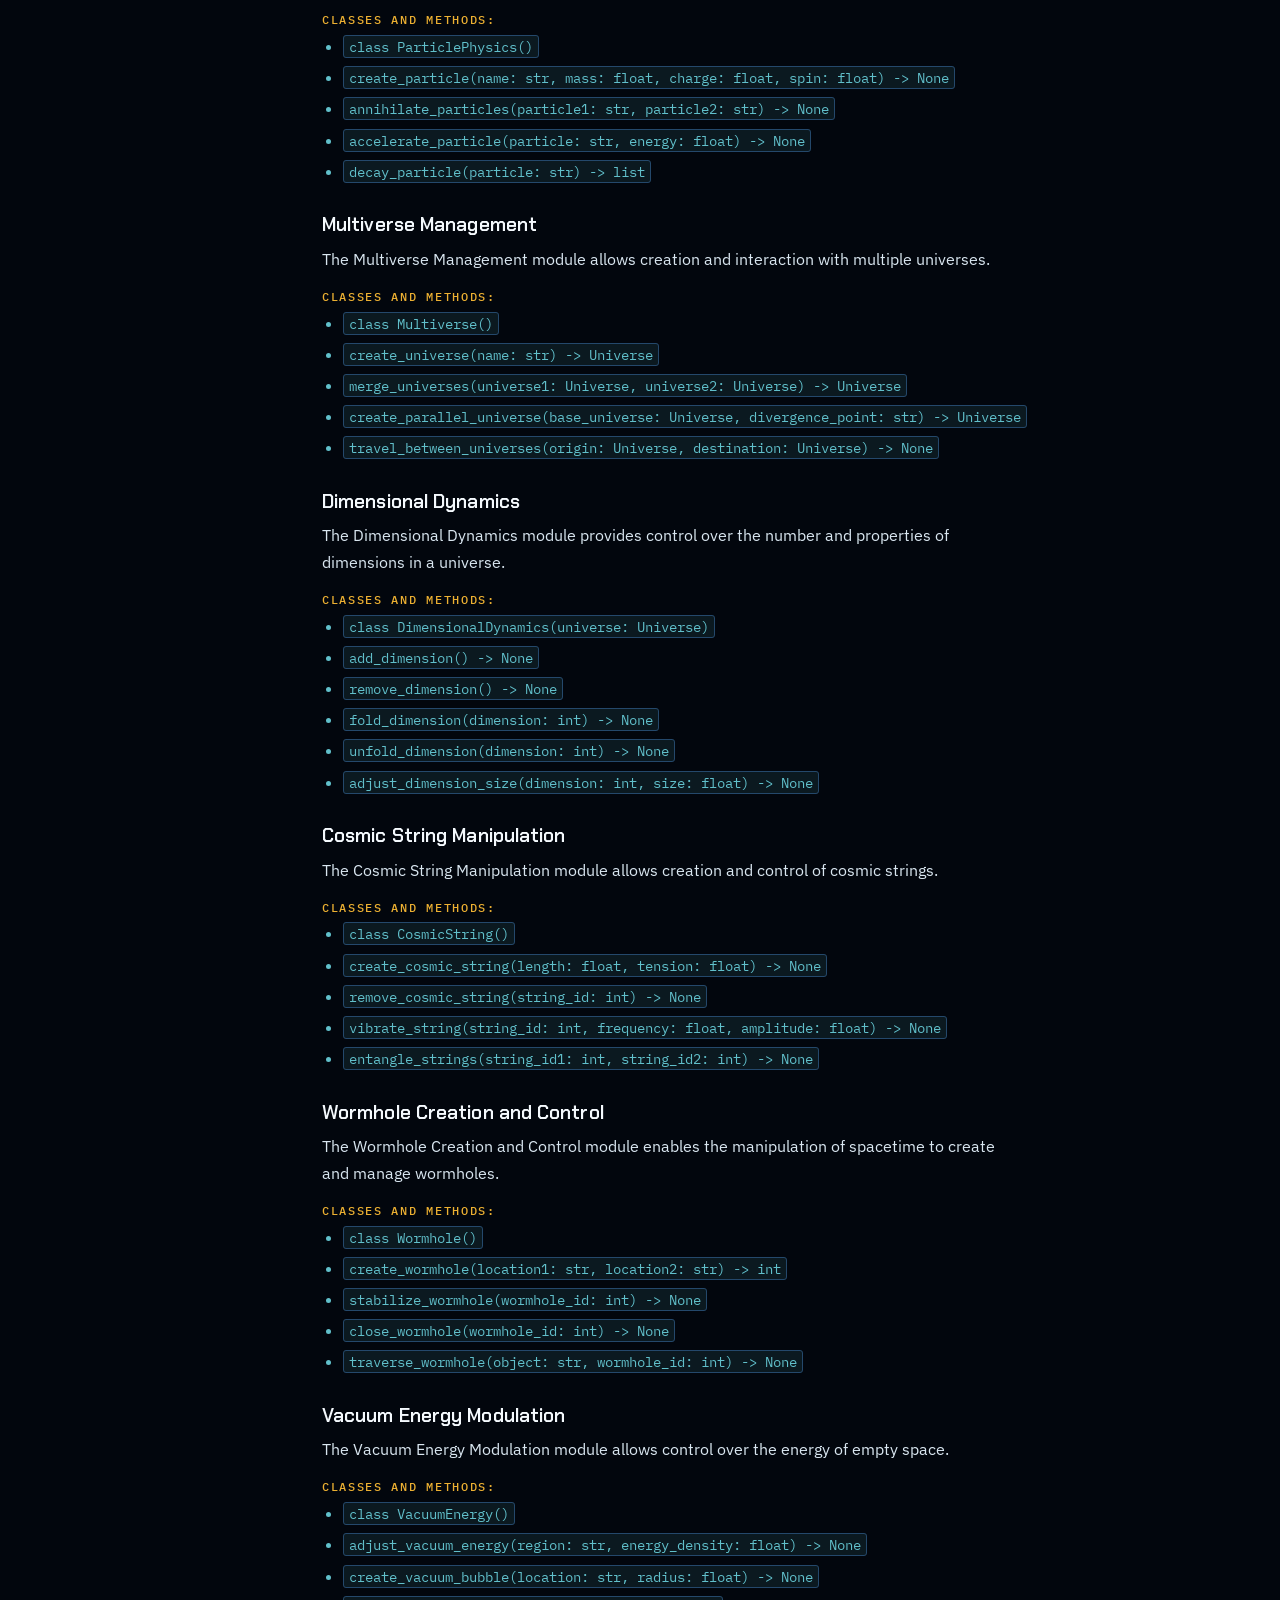
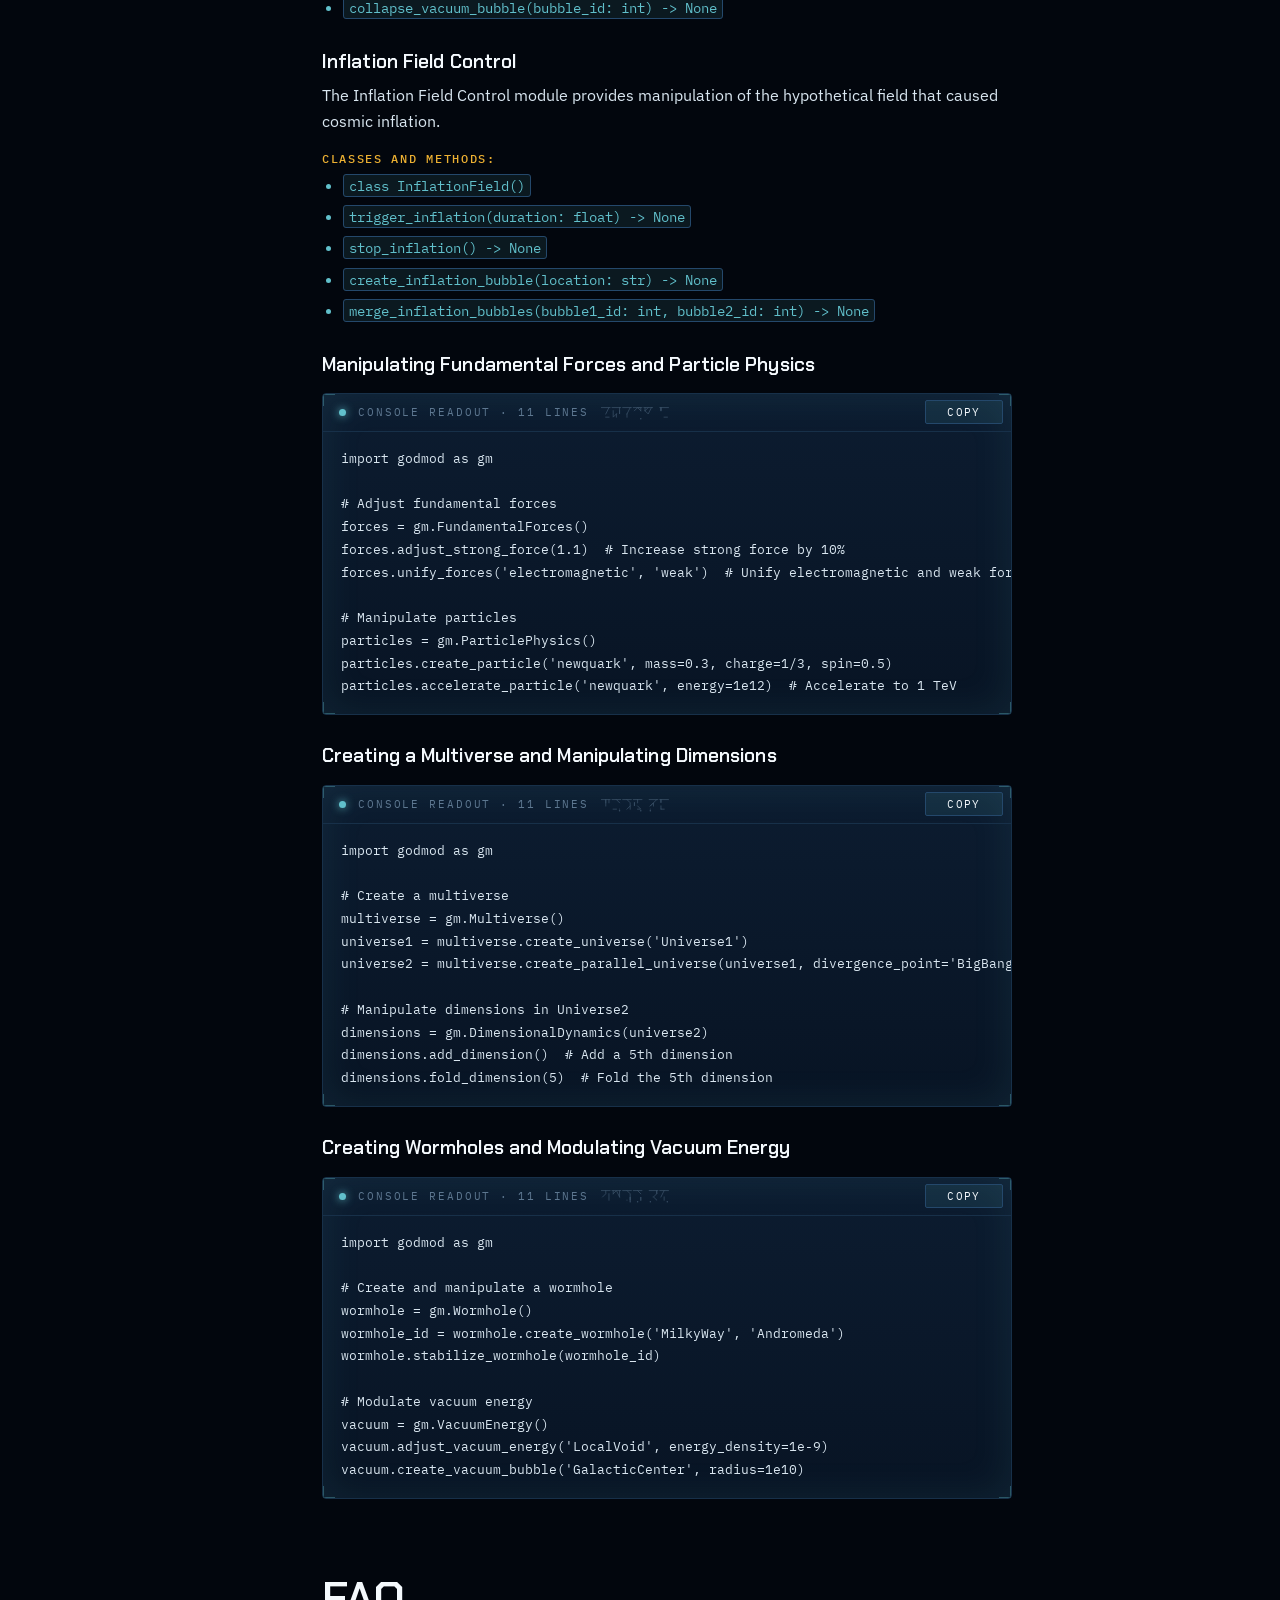
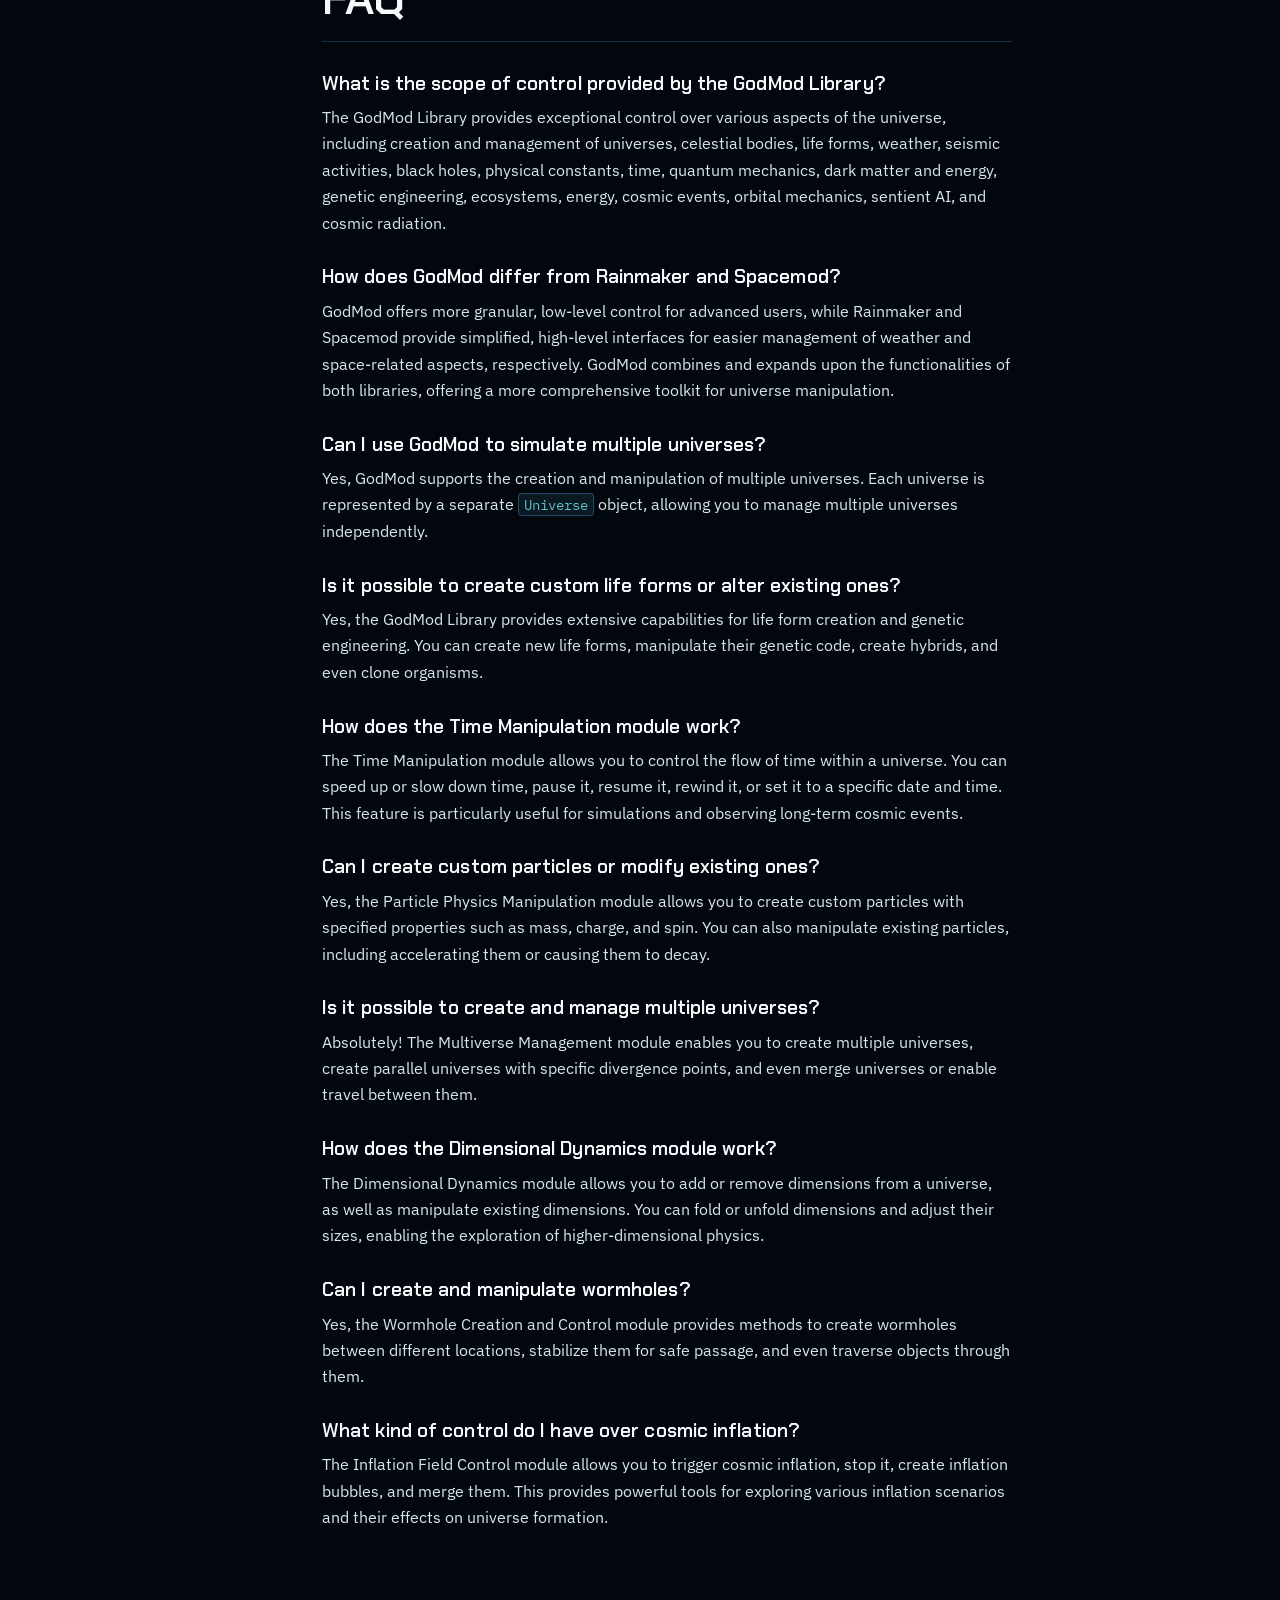
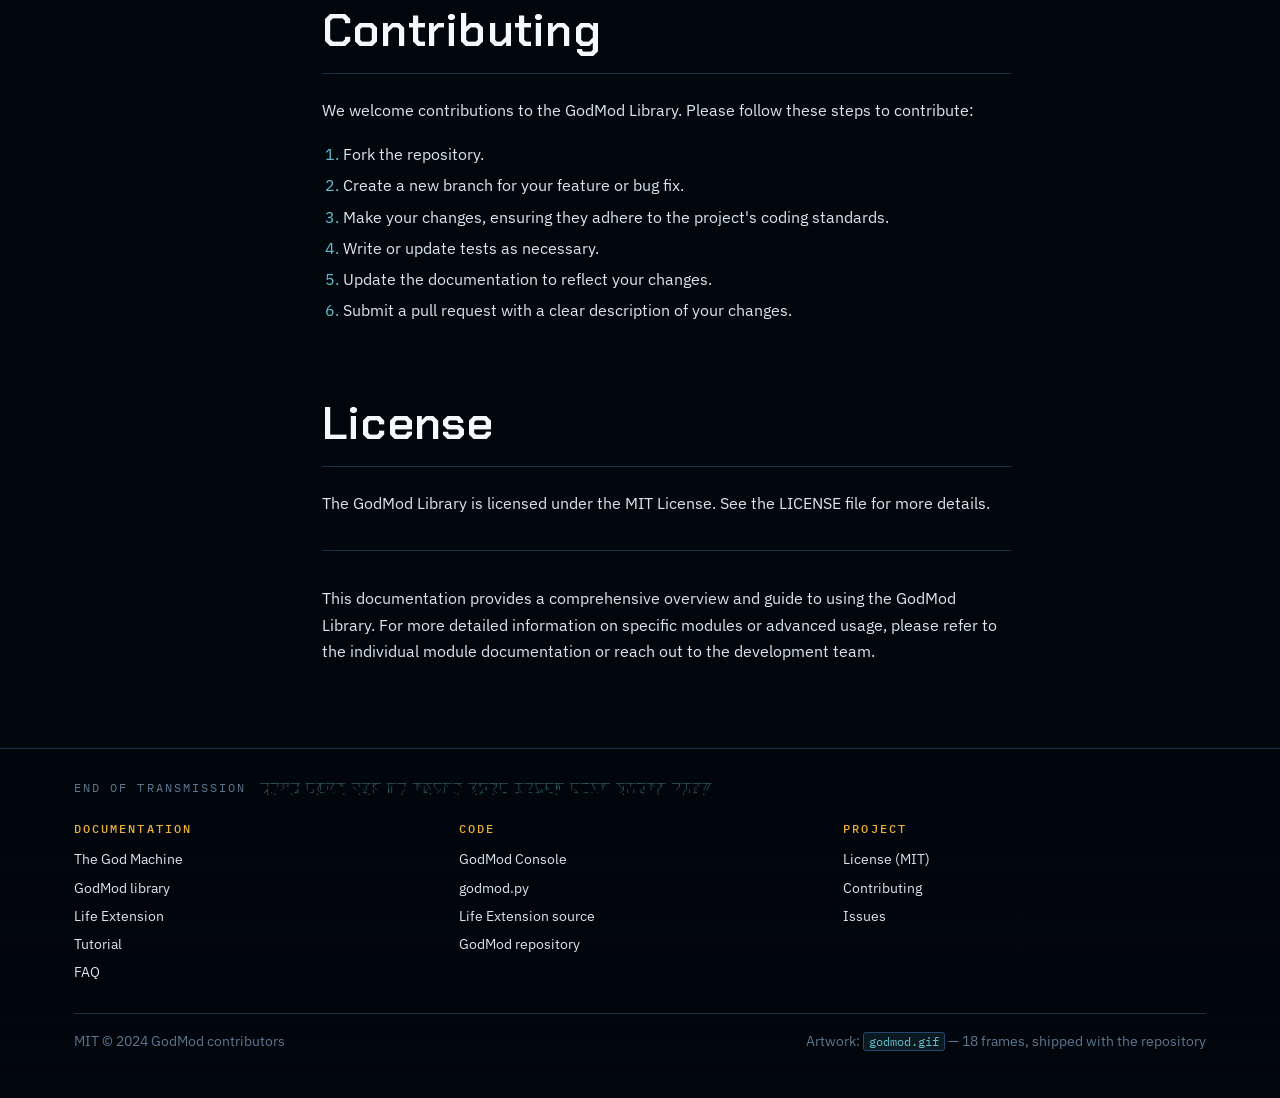
<file: godmod_docs_website.html>
<!doctype html>
<html lang="en">
<head>
<meta charset="utf-8">
<meta name="viewport" content="width=device-width, initial-scale=1">
<title>GodMod Library — documentation</title>
<meta name="description" content="Full reference for the GodMod Python library: universes, celestial mechanics, life forms, weather, time, quantum mechanics, genetics, dark matter and more.">
<link rel="icon" href="favicon.ico">
<meta name="theme-color" content="#02060d">
<link rel="preconnect" href="https://fonts.googleapis.com">
<link rel="preconnect" href="https://fonts.gstatic.com" crossorigin>
<link rel="stylesheet" href="https://fonts.googleapis.com/css2?family=Chakra+Petch:wght@500;600;700&family=IBM+Plex+Mono:wght@400;500&family=IBM+Plex+Sans:ital,wght@0,400;0,500;0,600;1,400&display=swap">
<link rel="stylesheet" href="assets/site.css">
<script src="assets/site.js" defer></script>
</head>
<body>
<a class="skip" href="#main">Skip to content</a>
<header class="nav">
  <div class="inner">
    <a class="brand" href="index.html">
      <img src="favicon.ico" alt="">
      <span class="name">GodMod</span>
      <span class="pill">v2.0.0</span>
    </a>
    <nav class="links" id="nav-links" aria-label="Main">
      <a href="index.html">Home</a>
      <a href="godmod_docs_website.html" class="on">Docs</a>
      <a href="godmod_individual_website.html">Life Extension</a>
      <a href="tutorial_uni.html">Tutorial</a>
      <a href="console.html">Console</a>
      <a href="godmod.html">Code</a>
    </nav>
    <div class="actions">
      <a class="btn ghost small" href="https://github.com/workszop/godmod">GitHub</a>
      <button class="btn small" data-copy="pip install godmod">pip install godmod</button>
      <button class="toggle" aria-expanded="false" aria-controls="nav-links">Menu</button>
    </div>
  </div>
</header>

<main id="main">
  <div class="doc">
    <aside class="sidebar">
      <input class="filt" type="search" data-filter placeholder="Filter modules…" aria-label="Filter">
      <div class="grp">Sections</div>
      <a href="#godmod-library" data-name="GodMod Library">GodMod Library</a>
      <a href="#overview" data-name="Overview">Overview</a>
      <a href="#status" data-name="Status: what is implemented">Status: what is implemented</a>
      <a href="#installation" data-name="Installation">Installation</a>
      <a href="#quick-start-guide" data-name="Quick Start Guide">Quick Start Guide</a>
      <a href="#modules" data-name="Modules">Modules</a>
      <a href="#api-reference" data-name="API Reference">API Reference</a>
      <a href="#examples" data-name="Examples">Examples</a>
      <a href="#faq" data-name="FAQ">FAQ</a>
      <a href="#contributing" data-name="Contributing">Contributing</a>
      <a href="#license" data-name="License">License</a>
      <div class="grp">In this page</div>
      <a href="#universe-management" data-name="Universe Management">Universe Management</a>
      <a href="#celestial-mechanics" data-name="Celestial Mechanics">Celestial Mechanics</a>
      <a href="#life-form-management" data-name="Life Form Management">Life Form Management</a>
      <a href="#weather-control" data-name="Weather Control">Weather Control</a>
      <a href="#seismic-activity-control" data-name="Seismic Activity Control">Seismic Activity Control</a>
      <a href="#black-hole-dynamics" data-name="Black Hole Dynamics">Black Hole Dynamics</a>
      <a href="#physical-constants-adjustment" data-name="Physical Constants Adjustment">Physical Constants Adjustment</a>
      <a href="#time-manipulation" data-name="Time Manipulation">Time Manipulation</a>
      <a href="#quantum-mechanics-control" data-name="Quantum Mechanics Control">Quantum Mechanics Control</a>
      <a href="#dark-matter-and-dark-energy-manipulation" data-name="Dark Matter and Dark Energy Manipulation">Dark Matter and Dark Energy Manipulation</a>
      <a href="#genetic-engineering" data-name="Genetic Engineering">Genetic Engineering</a>
      <a href="#ecosystem-and-environment-control" data-name="Ecosystem and Environment Control">Ecosystem and Environment Control</a>
      <a href="#energy-management" data-name="Energy Management">Energy Management</a>
      <a href="#cosmic-events" data-name="Cosmic Events">Cosmic Events</a>
      <a href="#advanced-orbital-mechanics" data-name="Advanced Orbital Mechanics">Advanced Orbital Mechanics</a>
      <a href="#sentient-ai-creation-and-management" data-name="Sentient AI Creation and Management">Sentient AI Creation and Management</a>
      <a href="#cosmic-radiation-control" data-name="Cosmic Radiation Control">Cosmic Radiation Control</a>
      <a href="#example-1-creating-and-managing-a-universe" data-name="Example 1: Creating and Managing a Universe">Example 1: Creating and Managing a Universe</a>
      <a href="#example-2-manipulating-physical-constants-and-time" data-name="Example 2: Manipulating Physical Constants and Time">Example 2: Manipulating Physical Constants and Time</a>
      <a href="#example-3-advanced-cosmic-manipulation" data-name="Example 3: Advanced Cosmic Manipulation">Example 3: Advanced Cosmic Manipulation</a>
      <a href="#fundamental-forces-control" data-name="Fundamental Forces Control">Fundamental Forces Control</a>
      <a href="#particle-physics-manipulation" data-name="Particle Physics Manipulation">Particle Physics Manipulation</a>
      <a href="#multiverse-management" data-name="Multiverse Management">Multiverse Management</a>
      <a href="#dimensional-dynamics" data-name="Dimensional Dynamics">Dimensional Dynamics</a>
      <a href="#cosmic-string-manipulation" data-name="Cosmic String Manipulation">Cosmic String Manipulation</a>
      <a href="#wormhole-creation-and-control" data-name="Wormhole Creation and Control">Wormhole Creation and Control</a>
      <a href="#vacuum-energy-modulation" data-name="Vacuum Energy Modulation">Vacuum Energy Modulation</a>
      <a href="#inflation-field-control" data-name="Inflation Field Control">Inflation Field Control</a>
      <a href="#manipulating-fundamental-forces-and-particle-physics" data-name="Manipulating Fundamental Forces and Particle Physics">Manipulating Fundamental Forces and Particle Physics</a>
      <a href="#creating-a-multiverse-and-manipulating-dimensions" data-name="Creating a Multiverse and Manipulating Dimensions">Creating a Multiverse and Manipulating Dimensions</a>
      <a href="#creating-wormholes-and-modulating-vacuum-energy" data-name="Creating Wormholes and Modulating Vacuum Energy">Creating Wormholes and Modulating Vacuum Energy</a>
      <a href="#what-is-the-scope-of-control-provided-by-the-godmod-library" data-name="What is the scope of control provided by the GodMod Library?">What is the scope of control provided by the GodMod Library?</a>
      <a href="#how-does-godmod-differ-from-rainmaker-and-spacemod" data-name="How does GodMod differ from Rainmaker and Spacemod?">How does GodMod differ from Rainmaker and Spacemod?</a>
      <a href="#can-i-use-godmod-to-simulate-multiple-universes" data-name="Can I use GodMod to simulate multiple universes?">Can I use GodMod to simulate multiple universes?</a>
      <a href="#is-it-possible-to-create-custom-life-forms-or-alter-existing-ones" data-name="Is it possible to create custom life forms or alter existing ones?">Is it possible to create custom life forms or alter existing ones?</a>
      <a href="#how-does-the-time-manipulation-module-work" data-name="How does the Time Manipulation module work?">How does the Time Manipulation module work?</a>
      <a href="#can-i-create-custom-particles-or-modify-existing-ones" data-name="Can I create custom particles or modify existing ones?">Can I create custom particles or modify existing ones?</a>
      <a href="#is-it-possible-to-create-and-manage-multiple-universes" data-name="Is it possible to create and manage multiple universes?">Is it possible to create and manage multiple universes?</a>
      <a href="#how-does-the-dimensional-dynamics-module-work" data-name="How does the Dimensional Dynamics module work?">How does the Dimensional Dynamics module work?</a>
      <a href="#can-i-create-and-manipulate-wormholes" data-name="Can I create and manipulate wormholes?">Can I create and manipulate wormholes?</a>
      <a href="#what-kind-of-control-do-i-have-over-cosmic-inflation" data-name="What kind of control do I have over cosmic inflation?">What kind of control do I have over cosmic inflation?</a>
    </aside>
    <article class="prose" id="content">

        <h1 id="godmod-library">GodMod Library</h1>
<h2 id="overview">Overview</h2>
<p>The GodMod Library is an advanced, low-level Python library designed to provide exceptional control over various aspects of the universe. It offers granular control for advanced users, surpassing the capabilities of simpler libraries like Spacemod and Rainmaker. This documentation details the installation, configuration, and usage of the various features and functions of the GodMod Library.</p>
<figure class="plate">
  <img src="assets/img/godmod-frame-12.webp" alt="">
  <figcaption><b>The project's own artwork.</b> A figure reaching into a spiral of matter — eighteen frames, shipped with the repository as <code>godmod.gif</code>.</figcaption>
</figure>


<h2 id="status">Status: what is implemented</h2>
<p>Honesty first. Two files ship in the repository and both run under Python 3.7+ with no
dependencies:</p>
<ul>
<li><a href="godmod.html"><code>godmod.py</code></a> — <code>Universe</code>, <code>CelestialBody</code>,
<code>LifeForm</code>, <code>Weather</code>, <code>BlackHole</code>, <code>PhysicalLaws</code>,
<code>Time</code>, <code>QuantumMechanics</code>, <code>DarkMatter</code>, <code>DarkEnergy</code>,
<code>GeneticCode</code>, <code>Ecosystem</code>, <code>Energy</code>, <code>CosmicEvent</code>
(<code>supernova</code>, <code>gamma_ray_burst</code>), <code>Multiverse</code>, <code>Dimension</code>,
<code>Wormhole</code>.</li>
<li><a href="individual.html"><code>godmod_individual_beings.py</code></a> — <code>Individual</code>,
<code>IndividualManager</code>, <code>LifeSimulator</code>.</li>
</ul>
<p>Everything else on this page is documented as intended API and is not in the shipped file yet:
<code>PhysicalConstants</code> (the shipped module calls this <code>PhysicalLaws</code>),
<code>SeismicActivity</code>, <code>RadiationControl</code>, <code>FundamentalForces</code>,
<code>ParticlePhysics</code>, <code>VacuumEnergy</code>, <code>InflationField</code>,
<code>CosmicString</code>, <code>AdvancedOrbit</code>, <code>SentientAI</code>, the object-style
<code>CosmicEvent</code> methods, and the id-based wormhole API. Where a signature differs, the shipped
module's signature wins — for example <code>LifeForm.evolve()</code> takes a number of years.</p>
<div class="callout"><span class="ic">🚧</span><p>The repository's README, packaging and tests are still
thin. Treat this as a well-documented toy with a roadmap, not a pip-installable library — <code>pip
install godmod</code> installs somebody else's package, if anything.</p></div>
<h1 id="installation">Installation</h1>
<p>To install the GodMod Library, use pip:</p>
<div class="code">
  <button class="copy" type="button">copy</button>
<pre>pip install godmod</pre>
</div>


<p>Ensure you have Python 3.7 or higher.</p>
<h1 id="quick-start-guide">Quick Start Guide</h1>
<p>Here's a quick example to get you started with the GodMod Library:</p>
<div class="code">
  <button class="copy" type="button">copy</button>
<pre>import godmod as gm

# Initialize a universe
universe = gm.Universe(name='MyUniverse')

# Create a planet and add it to the universe
planet = gm.CelestialBody(name='Earth', type='planet')
universe.add_body(planet)

# Create and control weather
weather = gm.Weather(planet)
weather.set_rain(duration=60)

# Create life on the planet
life = gm.LifeForm(name='Human', planet=planet)
life.create_population(size=1000000)

# Adjust a physical constant
constants = gm.PhysicalConstants()
constants.set_gravitational_constant(6.67430e-11)

# Create a black hole
black_hole = gm.BlackHole(name='CenterBlackHole', mass=1e6)
black_hole.place_black_hole('GalacticCenter')

# Manipulate time
time = gm.Time()
time.speed_up(factor=2)</pre>
</div>


<h1 id="modules">Modules</h1>
<h3 id="universe-management">Universe Management</h3>
<p>The Universe Management module provides functions to create, manage, and destroy universes.</p>
<h4>Classes and Methods:</h4>
<ul>
<li><code>class Universe(name: str)</code></li>
<li><code>add_body(celestial_body: CelestialBody) -&gt; None</code></li>
<li><code>remove_body(celestial_body: CelestialBody) -&gt; None</code></li>
</ul>
<h3 id="celestial-mechanics">Celestial Mechanics</h3>
<p>The Celestial Mechanics module allows detailed manipulation of celestial bodies and their orbits.</p>
<h4>Classes and Methods:</h4>
<ul>
<li><code>class CelestialBody(name: str, type: str)</code></li>
<li><code>set_orbit(orbiting_body_name: str, distance: float) -&gt; None</code></li>
</ul>
<h3 id="life-form-management">Life Form Management</h3>
<p>The Life Form Management module provides functions to create and manage life forms.</p>
<h4>Classes and Methods:</h4>
<ul>
<li><code>class LifeForm(name: str, planet: CelestialBody)</code></li>
<li><code>create_population(size: int) -&gt; None</code></li>
<li><code>extinct_population() -&gt; None</code></li>
</ul>
<h3 id="weather-control">Weather Control</h3>
<p>The Weather Control module offers detailed control over weather conditions on any planet.</p>
<h4>Classes and Methods:</h4>
<ul>
<li><code>class Weather(planet: CelestialBody)</code></li>
<li><code>set_rain(duration: int) -&gt; None</code></li>
<li><code>set_sun(duration: int) -&gt; None</code></li>
<li><code>set_snow(duration: int) -&gt; None</code></li>
<li><code>set_temperature(value: float) -&gt; None</code></li>
</ul>
<h3 id="seismic-activity-control">Seismic Activity Control</h3>
<p>The Seismic Activity Control module allows for the manipulation of seismic activities on planets.</p>
<h4>Classes and Methods:</h4>
<ul>
<li><code>class SeismicActivity(planet: CelestialBody)</code></li>
<li><code>trigger_earthquake(magnitude: float, location: str) -&gt; None</code></li>
</ul>
<h3 id="black-hole-dynamics">Black Hole Dynamics</h3>
<p>The Black Hole Dynamics module offers functions to place and manage black holes in the universe.</p>
<h4>Classes and Methods:</h4>
<ul>
<li><code>class BlackHole(name: str, mass: float)</code></li>
<li><code>place_black_hole(location: str) -&gt; None</code></li>
<li><code>remove_black_hole(location: str) -&gt; None</code></li>
</ul>
<h3 id="physical-constants-adjustment">Physical Constants Adjustment</h3>
<p>The Physical Constants Adjustment module allows for the fine-tuning of fundamental physical constants in the universe.</p>
<h4>Classes and Methods:</h4>
<ul>
<li><code>class PhysicalConstants()</code></li>
<li><code>set_gravitational_constant(value: float) -&gt; None</code></li>
<li><code>set_speed_of_light(value: float) -&gt; None</code></li>
<li><code>set_planck_constant(value: float) -&gt; None</code></li>
</ul>
<h3 id="time-manipulation">Time Manipulation</h3>
<p>The Time Manipulation module allows control over the flow of time.</p>
<h4>Classes and Methods:</h4>
<ul>
<li><code>class Time()</code></li>
<li><code>speed_up(factor: float) -&gt; None</code></li>
<li><code>slow_down(factor: float) -&gt; None</code></li>
<li><code>pause() -&gt; None</code></li>
<li><code>resume() -&gt; None</code></li>
<li><code>rewind(seconds: int) -&gt; None</code></li>
<li><code>set_time(date: str) -&gt; None</code></li>
</ul>
<h3 id="quantum-mechanics-control">Quantum Mechanics Control</h3>
<p>The Quantum Mechanics Control module offers detailed control over quantum states and phenomena.</p>
<h4>Classes and Methods:</h4>
<ul>
<li><code>class QuantumState(particle: str)</code></li>
<li><code>set_superposition(state1: str, state2: str) -&gt; None</code></li>
<li><code>entangle(particle1: str, particle2: str) -&gt; None</code></li>
<li><code>collapse_wavefunction() -&gt; str</code></li>
</ul>
<h3 id="dark-matter-and-dark-energy-manipulation">Dark Matter and Dark Energy Manipulation</h3>
<p>The Dark Matter and Dark Energy Manipulation module allows control over these mysterious components of the universe.</p>
<h4>Classes and Methods:</h4>
<ul>
<li><code>class DarkMatter()</code></li>
<li><code>increase_density(amount: float) -&gt; None</code></li>
<li><code>decrease_density(amount: float) -&gt; None</code></li>
<li><code>class DarkEnergy()</code></li>
<li><code>increase_intensity(amount: float) -&gt; None</code></li>
<li><code>decrease_intensity(amount: float) -&gt; None</code></li>
</ul>
<h3 id="genetic-engineering">Genetic Engineering</h3>
<p>The Genetic Engineering module allows detailed manipulation of genetic material.</p>
<h4>Classes and Methods:</h4>
<ul>
<li><code>class GeneticCode(organism: str)</code></li>
<li><code>edit_gene(gene: str, new_value: str) -&gt; None</code></li>
<li><code>create_hybrid(organism1: str, organism2: str) -&gt; str</code></li>
<li><code>clone_organism() -&gt; str</code></li>
</ul>
<h3 id="ecosystem-and-environment-control">Ecosystem and Environment Control</h3>
<p>The Ecosystem and Environment Control module allows management of ecosystems and environmental conditions.</p>
<h4>Classes and Methods:</h4>
<ul>
<li><code>class Ecosystem(planet: CelestialBody)</code></li>
<li><code>introduce_species(species: str) -&gt; None</code></li>
<li><code>remove_species(species: str) -&gt; None</code></li>
<li><code>control_pollution(level: float) -&gt; None</code></li>
</ul>
<h3 id="energy-management">Energy Management</h3>
<p>The Energy Management module provides control over energy sources and their distribution.</p>
<h4>Classes and Methods:</h4>
<ul>
<li><code>class EnergySource(type: str, location: str)</code></li>
<li><code>create_energy_source(output: float) -&gt; None</code></li>
<li><code>control_energy_flow(destination: str, amount: float) -&gt; None</code></li>
</ul>
<h3 id="cosmic-events">Cosmic Events</h3>
<p>The Cosmic Events module allows the triggering and management of large-scale cosmic phenomena.</p>
<h4>Classes and Methods:</h4>
<ul>
<li><code>class CosmicEvent()</code></li>
<li><code>trigger_supernova(star_name: str) -&gt; None</code></li>
<li><code>create_nebula(location: str) -&gt; None</code></li>
<li><code>spawn_asteroid_belt(location: str) -&gt; None</code></li>
<li><code>cause_galactic_collision(galaxy1: str, galaxy2: str) -&gt; None</code></li>
</ul>
<h3 id="advanced-orbital-mechanics">Advanced Orbital Mechanics</h3>
<p>The Advanced Orbital Mechanics module provides detailed control over orbital dynamics and positions.</p>
<h4>Classes and Methods:</h4>
<ul>
<li><code>class AdvancedOrbit(body_name: str)</code></li>
<li><code>set_lagrange_point(body1: str, body2: str, point_number: int) -&gt; None</code></li>
<li><code>calculate_gravitational_slingshot(target_body: str, speed_increase: float) -&gt; None</code></li>
</ul>
<h3 id="sentient-ai-creation-and-management">Sentient AI Creation and Management</h3>
<p>The Sentient AI Creation and Management module allows creation and management of sentient artificial intelligences.</p>
<h4>Classes and Methods:</h4>
<ul>
<li><code>class SentientAI(name: str)</code></li>
<li><code>create_ai(intelligence_level: int) -&gt; None</code></li>
<li><code>assign_task(task: str) -&gt; None</code></li>
<li><code>evolve_ai(new_capabilities: list) -&gt; None</code></li>
</ul>
<h3 id="cosmic-radiation-control">Cosmic Radiation Control</h3>
<p>The Cosmic Radiation Control module provides control over cosmic radiation levels.</p>
<h4>Classes and Methods:</h4>
<ul>
<li><code>class RadiationControl()</code></li>
<li><code>increase_radiation(level: float) -&gt; None</code></li>
<li><code>decrease_radiation(level: float) -&gt; None</code></li>
<li><code>shield_region(region: str, duration: int) -&gt; None</code></li>
</ul>
<h1 id="api-reference">API Reference</h1>
<p>For detailed information on each class and method, including parameters and return values, please refer to the <a href="#api-reference">API Reference</a> section.</p>
<h1 id="examples">Examples</h1>
<h3 id="example-1-creating-and-managing-a-universe">Example 1: Creating and Managing a Universe</h3>
<div class="code">
  <button class="copy" type="button">copy</button>
<pre>import godmod as gm

# Create a new universe
universe = gm.Universe(name='GammaVerse')

# Add a planet
planet = gm.CelestialBody(name='GammaEarth', type='planet')
universe.add_body(planet)

# Set the planet's orbit
planet.set_orbit('GammaSun', 1.5e11)  # 1.5e11 meters (approximately 1 AU)

# Create life on the planet
life = gm.LifeForm(name='GammaHumans', planet=planet)
life.create_population(size=1000000)

# Control weather on the planet
weather = gm.Weather(planet)
weather.set_rain(duration=120)  # Set rain for 120 minutes</pre>
</div>


<h3 id="example-2-manipulating-physical-constants-and-time">Example 2: Manipulating Physical Constants and Time</h3>
<div class="code">
  <button class="copy" type="button">copy</button>
<pre>import godmod as gm

# Adjust physical constants
constants = gm.PhysicalConstants()
constants.set_speed_of_light(3.1e8)  # Slightly faster than in our universe

# Manipulate time
time = gm.Time()
time.speed_up(factor=10)  # Time flows 10 times faster
time.set_time('2100-01-01 00:00:00')  # Set the universe's time to the year 2100</pre>
</div>


<h3 id="example-3-advanced-cosmic-manipulation">Example 3: Advanced Cosmic Manipulation</h3>
<div class="code">
  <button class="copy" type="button">copy</button>
<pre>import godmod as gm

# Create a black hole
black_hole = gm.BlackHole(name='OmegaHole', mass=1e6)
black_hole.place_black_hole('GalacticCore')

# Trigger a cosmic event
cosmic_event = gm.CosmicEvent()
cosmic_event.trigger_supernova('BetaStar')

# Manipulate dark matter and energy
dark_matter = gm.DarkMatter()
dark_matter.increase_density(0.1)

dark_energy = gm.DarkEnergy()
dark_energy.decrease_intensity(0.05)

# Control cosmic radiation
radiation = gm.RadiationControl()
radiation.increase_radiation(0.2)
radiation.shield_region('HabitableZone', duration=3600)  # Shield for 1 hour</pre>
</div>


<h3 id="fundamental-forces-control">Fundamental Forces Control</h3>
<p>The Fundamental Forces Control module allows manipulation of the four fundamental forces of nature.</p>
<h4>Classes and Methods:</h4>
<ul>
<li><code>class FundamentalForces()</code></li>
<li><code>adjust_strong_force(strength: float) -&gt; None</code></li>
<li><code>adjust_weak_force(strength: float) -&gt; None</code></li>
<li><code>adjust_electromagnetic_force(strength: float) -&gt; None</code></li>
<li><code>adjust_gravitational_force(strength: float) -&gt; None</code></li>
<li><code>unify_forces(force1: str, force2: str) -&gt; None</code></li>
</ul>
<h3 id="particle-physics-manipulation">Particle Physics Manipulation</h3>
<p>The Particle Physics Manipulation module provides control over subatomic particles and their interactions.</p>
<h4>Classes and Methods:</h4>
<ul>
<li><code>class ParticlePhysics()</code></li>
<li><code>create_particle(name: str, mass: float, charge: float, spin: float) -&gt; None</code></li>
<li><code>annihilate_particles(particle1: str, particle2: str) -&gt; None</code></li>
<li><code>accelerate_particle(particle: str, energy: float) -&gt; None</code></li>
<li><code>decay_particle(particle: str) -&gt; list</code></li>
</ul>
<h3 id="multiverse-management">Multiverse Management</h3>
<p>The Multiverse Management module allows creation and interaction with multiple universes.</p>
<h4>Classes and Methods:</h4>
<ul>
<li><code>class Multiverse()</code></li>
<li><code>create_universe(name: str) -&gt; Universe</code></li>
<li><code>merge_universes(universe1: Universe, universe2: Universe) -&gt; Universe</code></li>
<li><code>create_parallel_universe(base_universe: Universe, divergence_point: str) -&gt; Universe</code></li>
<li><code>travel_between_universes(origin: Universe, destination: Universe) -&gt; None</code></li>
</ul>
<h3 id="dimensional-dynamics">Dimensional Dynamics</h3>
<p>The Dimensional Dynamics module provides control over the number and properties of dimensions in a universe.</p>
<h4>Classes and Methods:</h4>
<ul>
<li><code>class DimensionalDynamics(universe: Universe)</code></li>
<li><code>add_dimension() -&gt; None</code></li>
<li><code>remove_dimension() -&gt; None</code></li>
<li><code>fold_dimension(dimension: int) -&gt; None</code></li>
<li><code>unfold_dimension(dimension: int) -&gt; None</code></li>
<li><code>adjust_dimension_size(dimension: int, size: float) -&gt; None</code></li>
</ul>
<h3 id="cosmic-string-manipulation">Cosmic String Manipulation</h3>
<p>The Cosmic String Manipulation module allows creation and control of cosmic strings.</p>
<h4>Classes and Methods:</h4>
<ul>
<li><code>class CosmicString()</code></li>
<li><code>create_cosmic_string(length: float, tension: float) -&gt; None</code></li>
<li><code>remove_cosmic_string(string_id: int) -&gt; None</code></li>
<li><code>vibrate_string(string_id: int, frequency: float, amplitude: float) -&gt; None</code></li>
<li><code>entangle_strings(string_id1: int, string_id2: int) -&gt; None</code></li>
</ul>
<h3 id="wormhole-creation-and-control">Wormhole Creation and Control</h3>
<p>The Wormhole Creation and Control module enables the manipulation of spacetime to create and manage wormholes.</p>
<h4>Classes and Methods:</h4>
<ul>
<li><code>class Wormhole()</code></li>
<li><code>create_wormhole(location1: str, location2: str) -&gt; int</code></li>
<li><code>stabilize_wormhole(wormhole_id: int) -&gt; None</code></li>
<li><code>close_wormhole(wormhole_id: int) -&gt; None</code></li>
<li><code>traverse_wormhole(object: str, wormhole_id: int) -&gt; None</code></li>
</ul>
<h3 id="vacuum-energy-modulation">Vacuum Energy Modulation</h3>
<p>The Vacuum Energy Modulation module allows control over the energy of empty space.</p>
<h4>Classes and Methods:</h4>
<ul>
<li><code>class VacuumEnergy()</code></li>
<li><code>adjust_vacuum_energy(region: str, energy_density: float) -&gt; None</code></li>
<li><code>create_vacuum_bubble(location: str, radius: float) -&gt; None</code></li>
<li><code>collapse_vacuum_bubble(bubble_id: int) -&gt; None</code></li>
</ul>
<h3 id="inflation-field-control">Inflation Field Control</h3>
<p>The Inflation Field Control module provides manipulation of the hypothetical field that caused cosmic inflation.</p>
<h4>Classes and Methods:</h4>
<ul>
<li><code>class InflationField()</code></li>
<li><code>trigger_inflation(duration: float) -&gt; None</code></li>
<li><code>stop_inflation() -&gt; None</code></li>
<li><code>create_inflation_bubble(location: str) -&gt; None</code></li>
<li><code>merge_inflation_bubbles(bubble1_id: int, bubble2_id: int) -&gt; None</code></li>
</ul>
<h3 id="manipulating-fundamental-forces-and-particle-physics">Manipulating Fundamental Forces and Particle Physics</h3>
<div class="code">
  <button class="copy" type="button">copy</button>
<pre>import godmod as gm

# Adjust fundamental forces
forces = gm.FundamentalForces()
forces.adjust_strong_force(1.1)  # Increase strong force by 10%
forces.unify_forces('electromagnetic', 'weak')  # Unify electromagnetic and weak forces

# Manipulate particles
particles = gm.ParticlePhysics()
particles.create_particle('newquark', mass=0.3, charge=1/3, spin=0.5)
particles.accelerate_particle('newquark', energy=1e12)  # Accelerate to 1 TeV</pre>
</div>


<h3 id="creating-a-multiverse-and-manipulating-dimensions">Creating a Multiverse and Manipulating Dimensions</h3>
<div class="code">
  <button class="copy" type="button">copy</button>
<pre>import godmod as gm

# Create a multiverse
multiverse = gm.Multiverse()
universe1 = multiverse.create_universe('Universe1')
universe2 = multiverse.create_parallel_universe(universe1, divergence_point='BigBang')

# Manipulate dimensions in Universe2
dimensions = gm.DimensionalDynamics(universe2)
dimensions.add_dimension()  # Add a 5th dimension
dimensions.fold_dimension(5)  # Fold the 5th dimension</pre>
</div>


<h3 id="creating-wormholes-and-modulating-vacuum-energy">Creating Wormholes and Modulating Vacuum Energy</h3>
<div class="code">
  <button class="copy" type="button">copy</button>
<pre>import godmod as gm

# Create and manipulate a wormhole
wormhole = gm.Wormhole()
wormhole_id = wormhole.create_wormhole('MilkyWay', 'Andromeda')
wormhole.stabilize_wormhole(wormhole_id)

# Modulate vacuum energy
vacuum = gm.VacuumEnergy()
vacuum.adjust_vacuum_energy('LocalVoid', energy_density=1e-9)
vacuum.create_vacuum_bubble('GalacticCenter', radius=1e10)</pre>
</div>


<h1 id="faq">FAQ</h1>
<h3 id="what-is-the-scope-of-control-provided-by-the-godmod-library">What is the scope of control provided by the GodMod Library?</h3>
<p>The GodMod Library provides exceptional control over various aspects of the universe, including creation and management of universes, celestial bodies, life forms, weather, seismic activities, black holes, physical constants, time, quantum mechanics, dark matter and energy, genetic engineering, ecosystems, energy, cosmic events, orbital mechanics, sentient AI, and cosmic radiation.</p>
<h3 id="how-does-godmod-differ-from-rainmaker-and-spacemod">How does GodMod differ from Rainmaker and Spacemod?</h3>
<p>GodMod offers more granular, low-level control for advanced users, while Rainmaker and Spacemod provide simplified, high-level interfaces for easier management of weather and space-related aspects, respectively. GodMod combines and expands upon the functionalities of both libraries, offering a more comprehensive toolkit for universe manipulation.</p>
<h3 id="can-i-use-godmod-to-simulate-multiple-universes">Can I use GodMod to simulate multiple universes?</h3>
<p>Yes, GodMod supports the creation and manipulation of multiple universes. Each universe is represented by a separate <code>Universe</code> object, allowing you to manage multiple universes independently.</p>
<h3 id="is-it-possible-to-create-custom-life-forms-or-alter-existing-ones">Is it possible to create custom life forms or alter existing ones?</h3>
<p>Yes, the GodMod Library provides extensive capabilities for life form creation and genetic engineering. You can create new life forms, manipulate their genetic code, create hybrids, and even clone organisms.</p>
<h3 id="how-does-the-time-manipulation-module-work">How does the Time Manipulation module work?</h3>
<p>The Time Manipulation module allows you to control the flow of time within a universe. You can speed up or slow down time, pause it, resume it, rewind it, or set it to a specific date and time. This feature is particularly useful for simulations and observing long-term cosmic events.</p>
<h3 id="can-i-create-custom-particles-or-modify-existing-ones">Can I create custom particles or modify existing ones?</h3>
<p>Yes, the Particle Physics Manipulation module allows you to create custom particles with specified properties such as mass, charge, and spin. You can also manipulate existing particles, including accelerating them or causing them to decay.</p>
<h3 id="is-it-possible-to-create-and-manage-multiple-universes">Is it possible to create and manage multiple universes?</h3>
<p>Absolutely! The Multiverse Management module enables you to create multiple universes, create parallel universes with specific divergence points, and even merge universes or enable travel between them.</p>
<h3 id="how-does-the-dimensional-dynamics-module-work">How does the Dimensional Dynamics module work?</h3>
<p>The Dimensional Dynamics module allows you to add or remove dimensions from a universe, as well as manipulate existing dimensions. You can fold or unfold dimensions and adjust their sizes, enabling the exploration of higher-dimensional physics.</p>
<h3 id="can-i-create-and-manipulate-wormholes">Can I create and manipulate wormholes?</h3>
<p>Yes, the Wormhole Creation and Control module provides methods to create wormholes between different locations, stabilize them for safe passage, and even traverse objects through them.</p>
<h3 id="what-kind-of-control-do-i-have-over-cosmic-inflation">What kind of control do I have over cosmic inflation?</h3>
<p>The Inflation Field Control module allows you to trigger cosmic inflation, stop it, create inflation bubbles, and merge them. This provides powerful tools for exploring various inflation scenarios and their effects on universe formation.</p>
<h1 id="contributing">Contributing</h1>
<p>We welcome contributions to the GodMod Library. Please follow these steps to contribute:</p>
<ol>
<li>Fork the repository.</li>
<li>Create a new branch for your feature or bug fix.</li>
<li>Make your changes, ensuring they adhere to the project's coding standards.</li>
<li>Write or update tests as necessary.</li>
<li>Update the documentation to reflect your changes.</li>
<li>Submit a pull request with a clear description of your changes.</li>
</ol>
<h1 id="license">License</h1>
<p>The GodMod Library is licensed under the MIT License. See the LICENSE file for more details.</p>
<hr />
<p>This documentation provides a comprehensive overview and guide to using the GodMod Library. For more detailed information on specific modules or advanced usage, please refer to the individual module documentation or reach out to the development team.</p>
    
    </article>
    <nav class="toc" aria-label="On this page">
      <div class="grp">On this page</div>
      <a href="#godmod-library">GodMod Library</a>
      <a href="#overview">Overview</a>
      <a href="#installation">Installation</a>
      <a href="#quick-start-guide">Quick Start Guide</a>
      <a href="#modules">Modules</a>
      <a href="#api-reference">API Reference</a>
      <a href="#examples">Examples</a>
      <a href="#faq">FAQ</a>
      <a href="#contributing">Contributing</a>
      <a href="#license">License</a>
      <a href="#universe-management">Universe Management</a>
      <a href="#celestial-mechanics">Celestial Mechanics</a>
      <a href="#life-form-management">Life Form Management</a>
      <a href="#weather-control">Weather Control</a>
    </nav>
  </div>
</main>
<footer class="foot">
  <div class="wrap">
    <div class="cols">
      <div>
        <h4>Documentation</h4>
        <a href="index.html#story">The God Machine</a>
        <a href="godmod_docs_website.html">GodMod library</a>
        <a href="godmod_individual_website.html">Life Extension</a>
        <a href="tutorial_uni.html">Tutorial</a>
        <a href="godmod_docs_website.html#faq">FAQ</a>
      </div>
      <div>
        <h4>Code</h4>
        <a href="console.html">GodMod Console</a>
        <a href="godmod.html">godmod.py</a>
        <a href="individual.html">Life Extension source</a>
        <a href="https://github.com/workszop/godmod">GodMod repository</a>
      </div>
      <div>
        <h4>Project</h4>
        <a href="godmod_docs_website.html#license">License (MIT)</a>
        <a href="godmod_docs_website.html#contributing">Contributing</a>
        <a href="https://github.com/workszop/godmod/issues">Issues</a>
      </div>
    </div>
    <div class="base">
      <span>MIT © 2024 GodMod contributors</span>
      <span>Artwork: <code>godmod.gif</code> — 18 frames, shipped with the repository</span>
    </div>
  </div>
</footer>

</body>
</html>
</file>
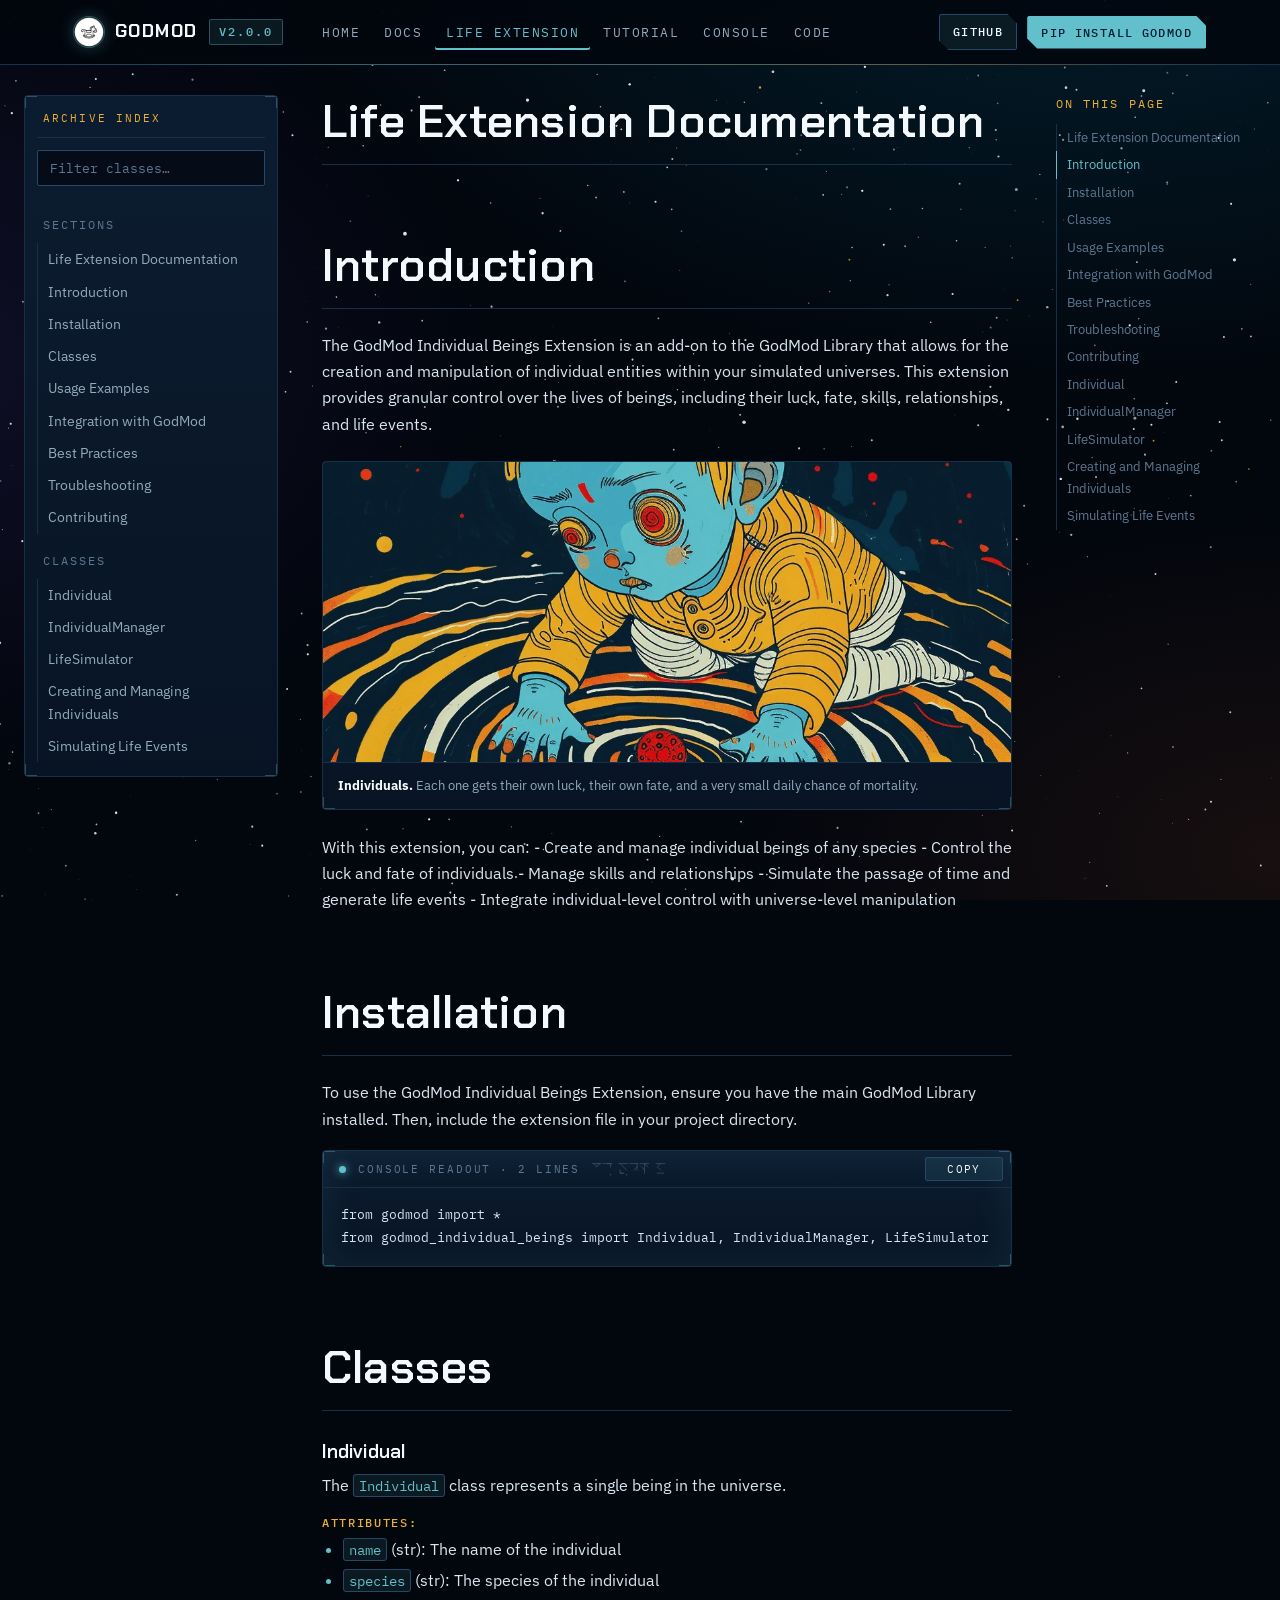
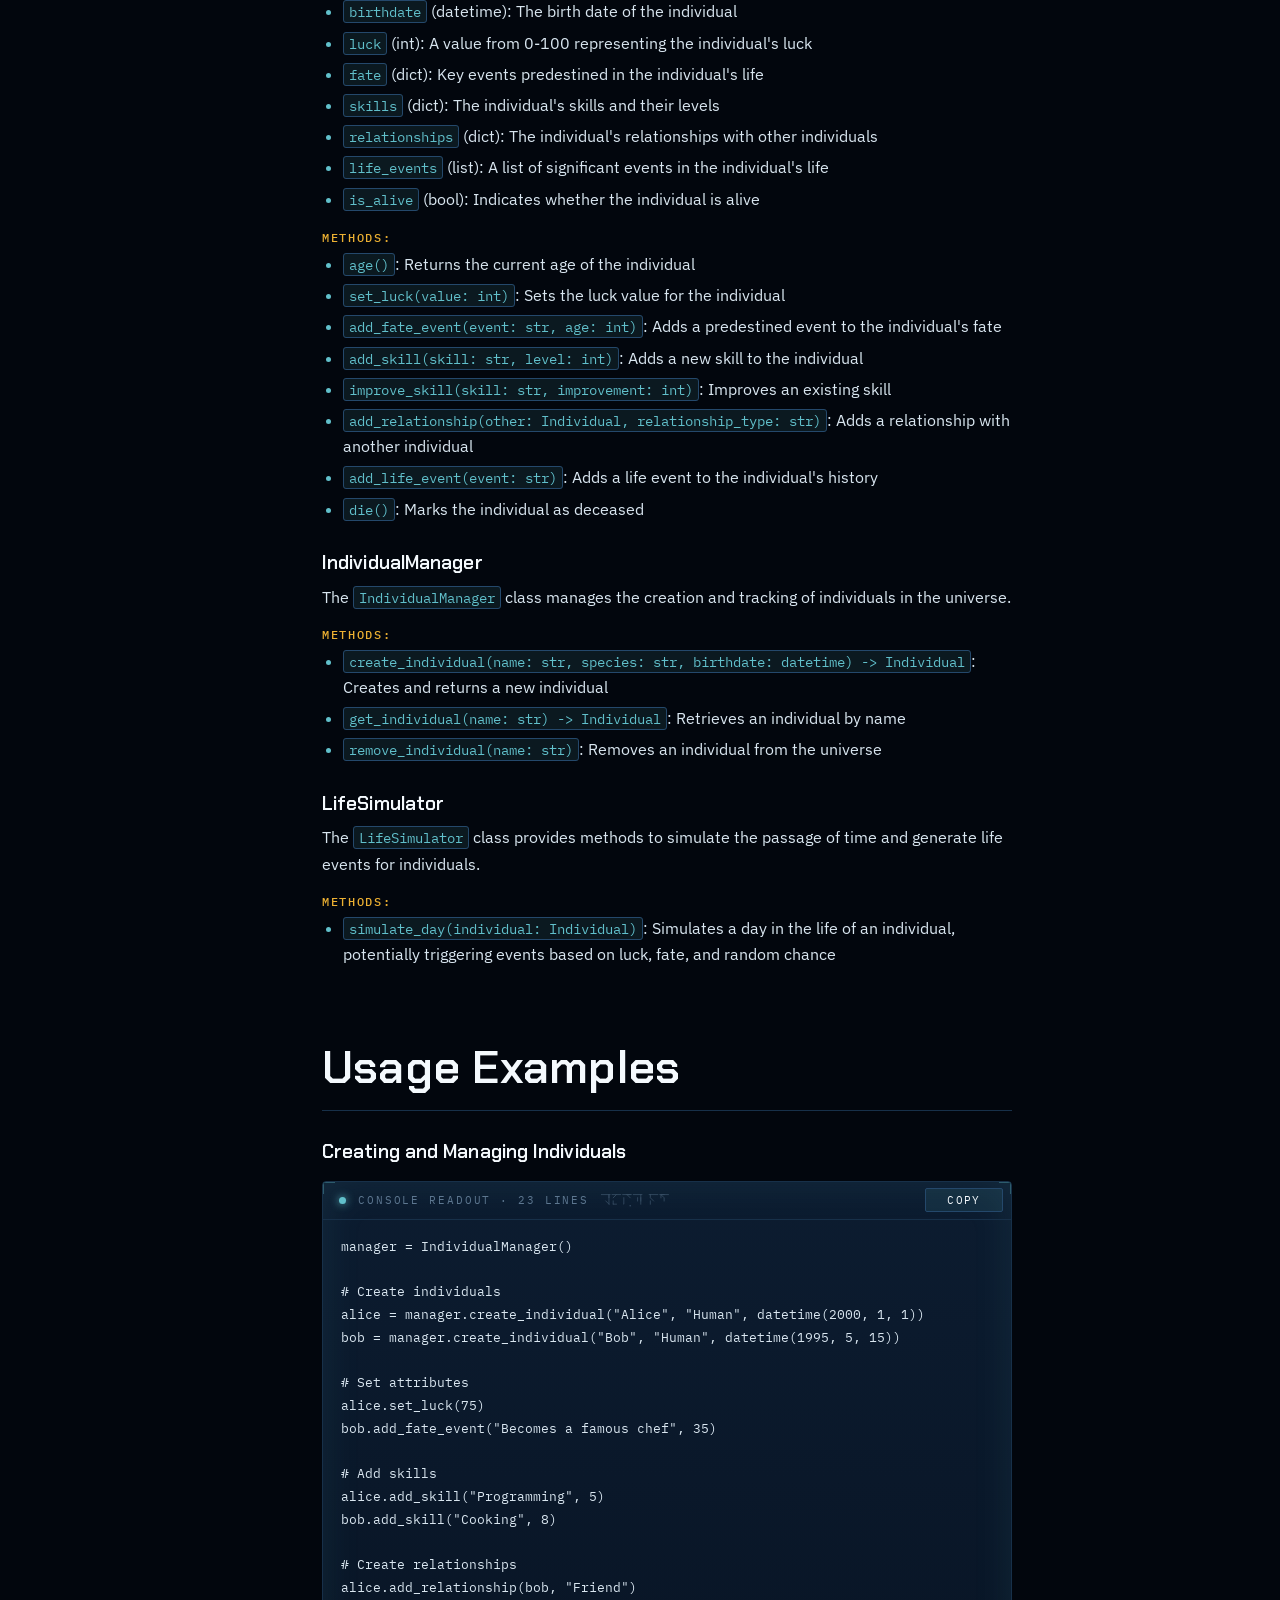
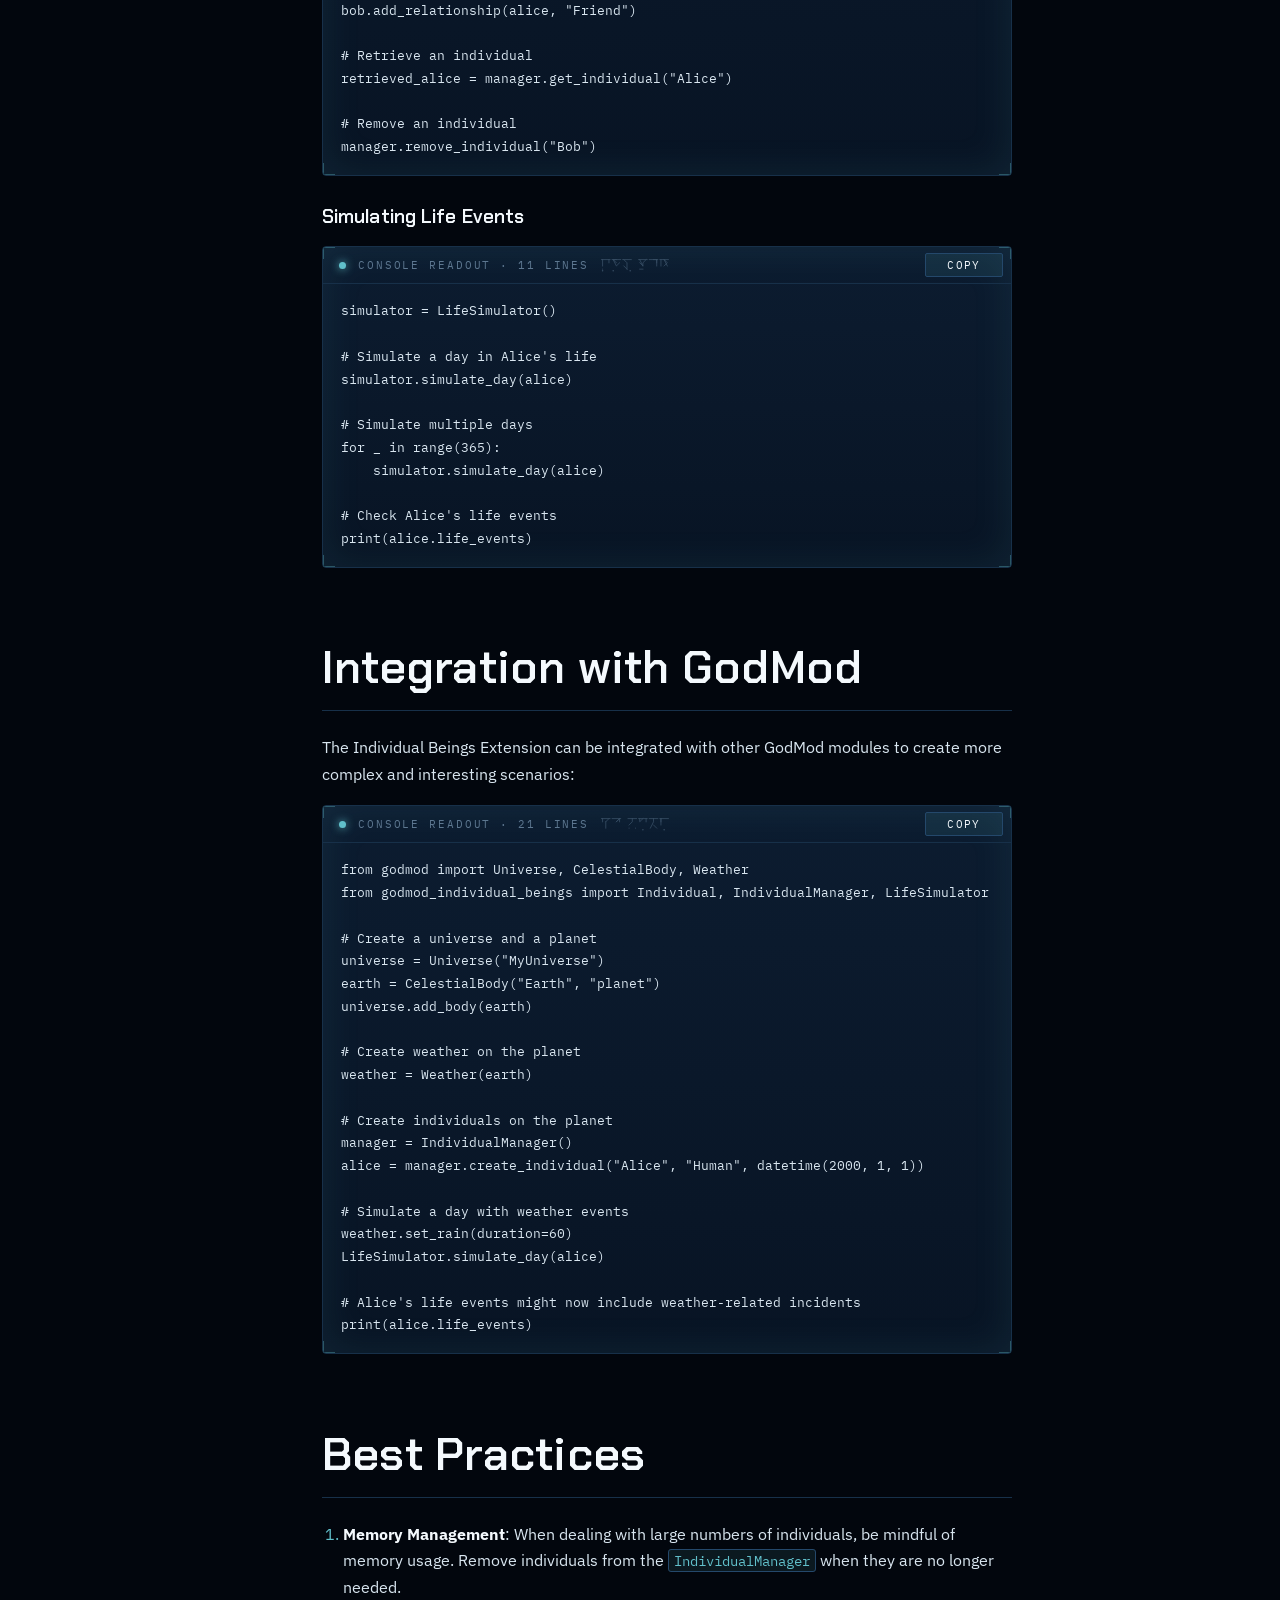
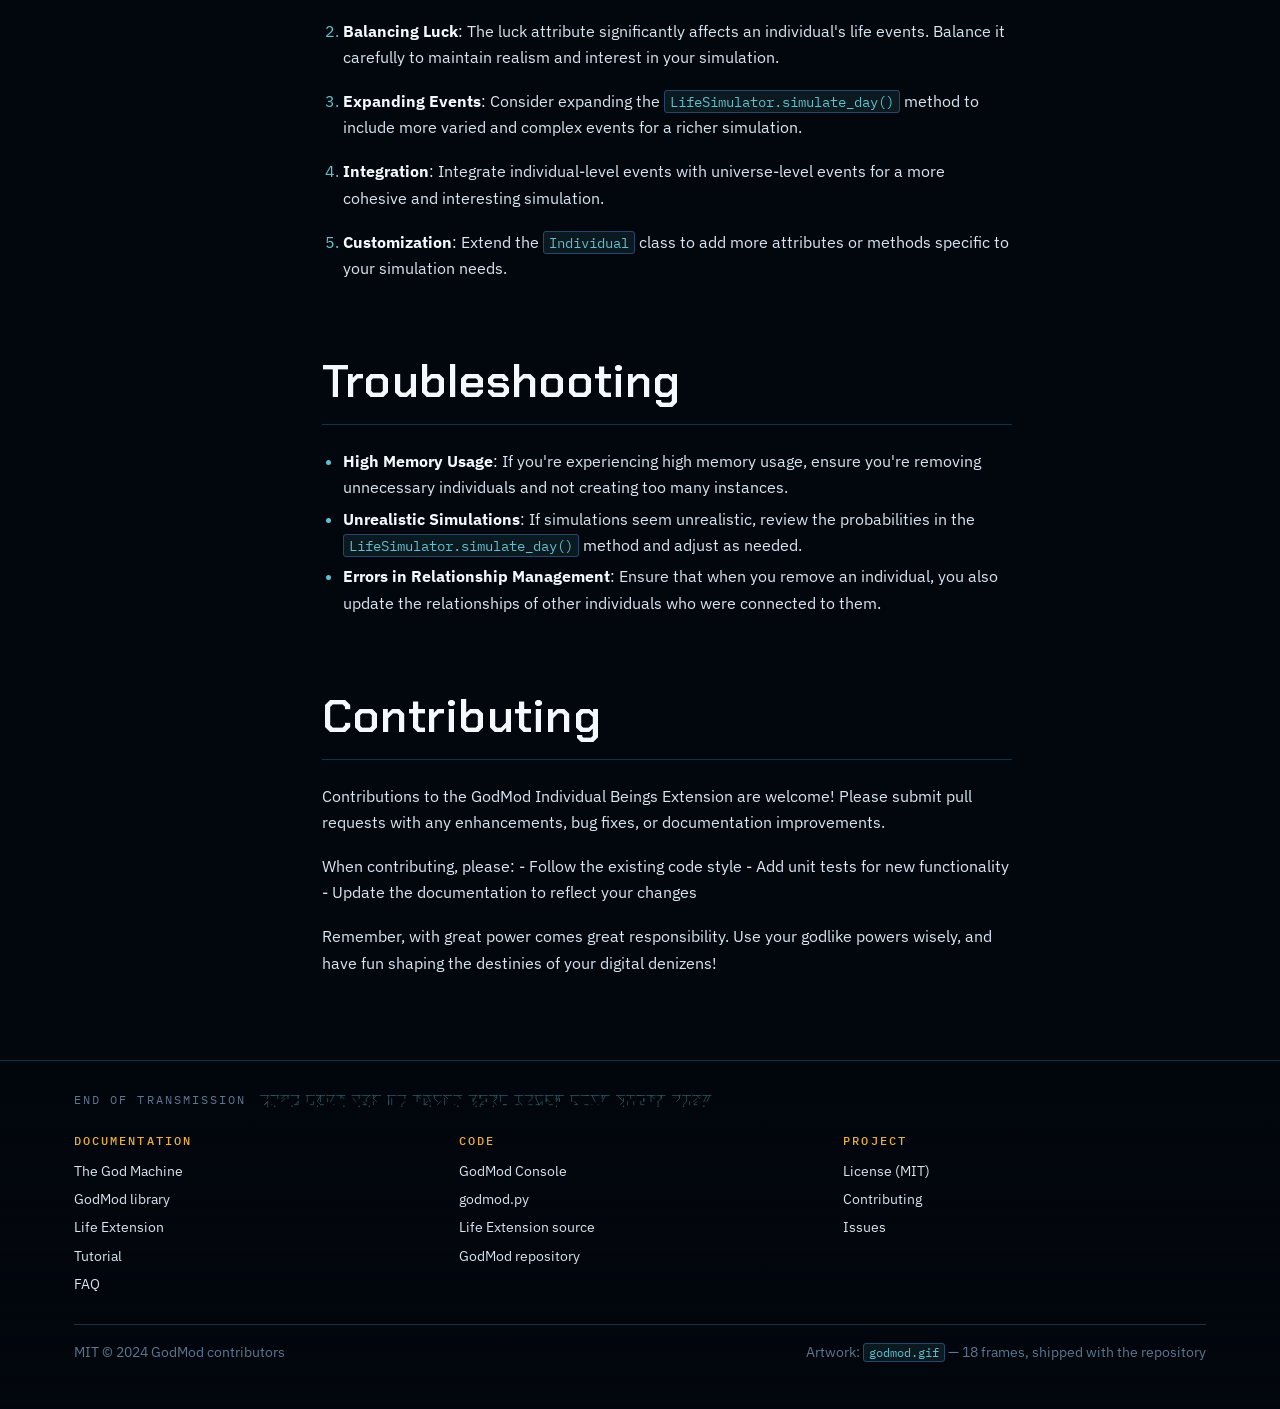
<file: godmod_individual_website.html>
<!doctype html>
<html lang="en">
<head>
<meta charset="utf-8">
<meta name="viewport" content="width=device-width, initial-scale=1">
<title>GodMod Life Extension — documentation</title>
<meta name="description" content="The GodMod Individual Beings extension: create and manage individual entities, their luck, fate, skills, relationships and life events.">
<link rel="icon" href="favicon.ico">
<meta name="theme-color" content="#02060d">
<link rel="preconnect" href="https://fonts.googleapis.com">
<link rel="preconnect" href="https://fonts.gstatic.com" crossorigin>
<link rel="stylesheet" href="https://fonts.googleapis.com/css2?family=Chakra+Petch:wght@500;600;700&family=IBM+Plex+Mono:wght@400;500&family=IBM+Plex+Sans:ital,wght@0,400;0,500;0,600;1,400&display=swap">
<link rel="stylesheet" href="assets/site.css">
<script src="assets/site.js" defer></script>
</head>
<body>
<a class="skip" href="#main">Skip to content</a>
<header class="nav">
  <div class="inner">
    <a class="brand" href="index.html">
      <img src="favicon.ico" alt="">
      <span class="name">GodMod</span>
      <span class="pill">v2.0.0</span>
    </a>
    <nav class="links" id="nav-links" aria-label="Main">
      <a href="index.html">Home</a>
      <a href="godmod_docs_website.html">Docs</a>
      <a href="godmod_individual_website.html" class="on">Life Extension</a>
      <a href="tutorial_uni.html">Tutorial</a>
      <a href="console.html">Console</a>
      <a href="godmod.html">Code</a>
    </nav>
    <div class="actions">
      <a class="btn ghost small" href="https://github.com/workszop/godmod">GitHub</a>
      <button class="btn small" data-copy="pip install godmod">pip install godmod</button>
      <button class="toggle" aria-expanded="false" aria-controls="nav-links">Menu</button>
    </div>
  </div>
</header>

<main id="main">
  <div class="doc">
    <aside class="sidebar">
      <input class="filt" type="search" data-filter placeholder="Filter classes…" aria-label="Filter">
      <div class="grp">Sections</div>
      <a href="#life-extension-documentation" data-name="Life Extension Documentation">Life Extension Documentation</a>
      <a href="#introduction" data-name="Introduction">Introduction</a>
      <a href="#installation" data-name="Installation">Installation</a>
      <a href="#classes" data-name="Classes">Classes</a>
      <a href="#usage-examples" data-name="Usage Examples">Usage Examples</a>
      <a href="#integration-with-godmod" data-name="Integration with GodMod">Integration with GodMod</a>
      <a href="#best-practices" data-name="Best Practices">Best Practices</a>
      <a href="#troubleshooting" data-name="Troubleshooting">Troubleshooting</a>
      <a href="#contributing" data-name="Contributing">Contributing</a>
      <div class="grp">Classes</div>
      <a href="#individual" data-name="Individual">Individual</a>
      <a href="#individualmanager" data-name="IndividualManager">IndividualManager</a>
      <a href="#lifesimulator" data-name="LifeSimulator">LifeSimulator</a>
      <a href="#creating-and-managing-individuals" data-name="Creating and Managing Individuals">Creating and Managing Individuals</a>
      <a href="#simulating-life-events" data-name="Simulating Life Events">Simulating Life Events</a>
    </aside>
    <article class="prose" id="content">

        <h1 id="life-extension-documentation">Life Extension Documentation</h1>

<h1 id="introduction">Introduction</h1>
<p>The GodMod Individual Beings Extension is an add-on to the GodMod Library that allows for the creation and manipulation of individual entities within your simulated universes. This extension provides granular control over the lives of beings, including their luck, fate, skills, relationships, and life events.</p>
<figure class="plate">
  <img src="assets/img/godmod-frame-04.webp" alt="">
  <figcaption><b>Individuals.</b> Each one gets their own luck, their own fate, and a very small daily chance of mortality.</figcaption>
</figure>

<p>With this extension, you can:
- Create and manage individual beings of any species
- Control the luck and fate of individuals
- Manage skills and relationships
- Simulate the passage of time and generate life events
- Integrate individual-level control with universe-level manipulation</p>
<h1 id="installation">Installation</h1>
<p>To use the GodMod Individual Beings Extension, ensure you have the main GodMod Library installed. Then, include the extension file in your project directory.</p>
<div class="code">
  <button class="copy" type="button">copy</button>
<pre>from godmod import *
from godmod_individual_beings import Individual, IndividualManager, LifeSimulator</pre>
</div>


<h1 id="classes">Classes</h1>
<h3 id="individual">Individual</h3>
<p>The <code>Individual</code> class represents a single being in the universe.</p>
<h4>Attributes:</h4>
<ul>
<li><code>name</code> (str): The name of the individual</li>
<li><code>species</code> (str): The species of the individual</li>
<li><code>birthdate</code> (datetime): The birth date of the individual</li>
<li><code>luck</code> (int): A value from 0-100 representing the individual's luck</li>
<li><code>fate</code> (dict): Key events predestined in the individual's life</li>
<li><code>skills</code> (dict): The individual's skills and their levels</li>
<li><code>relationships</code> (dict): The individual's relationships with other individuals</li>
<li><code>life_events</code> (list): A list of significant events in the individual's life</li>
<li><code>is_alive</code> (bool): Indicates whether the individual is alive</li>
</ul>
<h4>Methods:</h4>
<ul>
<li><code>age()</code>: Returns the current age of the individual</li>
<li><code>set_luck(value: int)</code>: Sets the luck value for the individual</li>
<li><code>add_fate_event(event: str, age: int)</code>: Adds a predestined event to the individual's fate</li>
<li><code>add_skill(skill: str, level: int)</code>: Adds a new skill to the individual</li>
<li><code>improve_skill(skill: str, improvement: int)</code>: Improves an existing skill</li>
<li><code>add_relationship(other: Individual, relationship_type: str)</code>: Adds a relationship with another individual</li>
<li><code>add_life_event(event: str)</code>: Adds a life event to the individual's history</li>
<li><code>die()</code>: Marks the individual as deceased</li>
</ul>
<h3 id="individualmanager">IndividualManager</h3>
<p>The <code>IndividualManager</code> class manages the creation and tracking of individuals in the universe.</p>
<h4>Methods:</h4>
<ul>
<li><code>create_individual(name: str, species: str, birthdate: datetime) -&gt; Individual</code>: Creates and returns a new individual</li>
<li><code>get_individual(name: str) -&gt; Individual</code>: Retrieves an individual by name</li>
<li><code>remove_individual(name: str)</code>: Removes an individual from the universe</li>
</ul>
<h3 id="lifesimulator">LifeSimulator</h3>
<p>The <code>LifeSimulator</code> class provides methods to simulate the passage of time and generate life events for individuals.</p>
<h4>Methods:</h4>
<ul>
<li><code>simulate_day(individual: Individual)</code>: Simulates a day in the life of an individual, potentially triggering events based on luck, fate, and random chance</li>
</ul>
<h1 id="usage-examples">Usage Examples</h1>
<h3 id="creating-and-managing-individuals">Creating and Managing Individuals</h3>
<div class="code">
  <button class="copy" type="button">copy</button>
<pre>manager = IndividualManager()

# Create individuals
alice = manager.create_individual("Alice", "Human", datetime(2000, 1, 1))
bob = manager.create_individual("Bob", "Human", datetime(1995, 5, 15))

# Set attributes
alice.set_luck(75)
bob.add_fate_event("Becomes a famous chef", 35)

# Add skills
alice.add_skill("Programming", 5)
bob.add_skill("Cooking", 8)

# Create relationships
alice.add_relationship(bob, "Friend")
bob.add_relationship(alice, "Friend")

# Retrieve an individual
retrieved_alice = manager.get_individual("Alice")

# Remove an individual
manager.remove_individual("Bob")</pre>
</div>


<h3 id="simulating-life-events">Simulating Life Events</h3>
<div class="code">
  <button class="copy" type="button">copy</button>
<pre>simulator = LifeSimulator()

# Simulate a day in Alice's life
simulator.simulate_day(alice)

# Simulate multiple days
for _ in range(365):
    simulator.simulate_day(alice)

# Check Alice's life events
print(alice.life_events)</pre>
</div>


<h1 id="integration-with-godmod">Integration with GodMod</h1>
<p>The Individual Beings Extension can be integrated with other GodMod modules to create more complex and interesting scenarios:</p>
<div class="code">
  <button class="copy" type="button">copy</button>
<pre>from godmod import Universe, CelestialBody, Weather
from godmod_individual_beings import Individual, IndividualManager, LifeSimulator

# Create a universe and a planet
universe = Universe("MyUniverse")
earth = CelestialBody("Earth", "planet")
universe.add_body(earth)

# Create weather on the planet
weather = Weather(earth)

# Create individuals on the planet
manager = IndividualManager()
alice = manager.create_individual("Alice", "Human", datetime(2000, 1, 1))

# Simulate a day with weather events
weather.set_rain(duration=60)
LifeSimulator.simulate_day(alice)

# Alice's life events might now include weather-related incidents
print(alice.life_events)</pre>
</div>


<h1 id="best-practices">Best Practices</h1>
<ol>
<li>
<p><strong>Memory Management</strong>: When dealing with large numbers of individuals, be mindful of memory usage. Remove individuals from the <code>IndividualManager</code> when they are no longer needed.</p>
</li>
<li>
<p><strong>Balancing Luck</strong>: The luck attribute significantly affects an individual's life events. Balance it carefully to maintain realism and interest in your simulation.</p>
</li>
<li>
<p><strong>Expanding Events</strong>: Consider expanding the <code>LifeSimulator.simulate_day()</code> method to include more varied and complex events for a richer simulation.</p>
</li>
<li>
<p><strong>Integration</strong>: Integrate individual-level events with universe-level events for a more cohesive and interesting simulation.</p>
</li>
<li>
<p><strong>Customization</strong>: Extend the <code>Individual</code> class to add more attributes or methods specific to your simulation needs.</p>
</li>
</ol>
<h1 id="troubleshooting">Troubleshooting</h1>
<ul>
<li><strong>High Memory Usage</strong>: If you're experiencing high memory usage, ensure you're removing unnecessary individuals and not creating too many instances.</li>
<li><strong>Unrealistic Simulations</strong>: If simulations seem unrealistic, review the probabilities in the <code>LifeSimulator.simulate_day()</code> method and adjust as needed.</li>
<li><strong>Errors in Relationship Management</strong>: Ensure that when you remove an individual, you also update the relationships of other individuals who were connected to them.</li>
</ul>
<h1 id="contributing">Contributing</h1>
<p>Contributions to the GodMod Individual Beings Extension are welcome! Please submit pull requests with any enhancements, bug fixes, or documentation improvements.</p>
<p>When contributing, please:
- Follow the existing code style
- Add unit tests for new functionality
- Update the documentation to reflect your changes</p>
<p>Remember, with great power comes great responsibility. Use your godlike powers wisely, and have fun shaping the destinies of your digital denizens!</p>
    
    </article>
    <nav class="toc" aria-label="On this page">
      <div class="grp">On this page</div>
      <a href="#life-extension-documentation">Life Extension Documentation</a>
      <a href="#introduction">Introduction</a>
      <a href="#installation">Installation</a>
      <a href="#classes">Classes</a>
      <a href="#usage-examples">Usage Examples</a>
      <a href="#integration-with-godmod">Integration with GodMod</a>
      <a href="#best-practices">Best Practices</a>
      <a href="#troubleshooting">Troubleshooting</a>
      <a href="#contributing">Contributing</a>
      <a href="#individual">Individual</a>
      <a href="#individualmanager">IndividualManager</a>
      <a href="#lifesimulator">LifeSimulator</a>
      <a href="#creating-and-managing-individuals">Creating and Managing Individuals</a>
      <a href="#simulating-life-events">Simulating Life Events</a>
    </nav>
  </div>
</main>
<footer class="foot">
  <div class="wrap">
    <div class="cols">
      <div>
        <h4>Documentation</h4>
        <a href="index.html#story">The God Machine</a>
        <a href="godmod_docs_website.html">GodMod library</a>
        <a href="godmod_individual_website.html">Life Extension</a>
        <a href="tutorial_uni.html">Tutorial</a>
        <a href="godmod_docs_website.html#faq">FAQ</a>
      </div>
      <div>
        <h4>Code</h4>
        <a href="console.html">GodMod Console</a>
        <a href="godmod.html">godmod.py</a>
        <a href="individual.html">Life Extension source</a>
        <a href="https://github.com/workszop/godmod">GodMod repository</a>
      </div>
      <div>
        <h4>Project</h4>
        <a href="godmod_docs_website.html#license">License (MIT)</a>
        <a href="godmod_docs_website.html#contributing">Contributing</a>
        <a href="https://github.com/workszop/godmod/issues">Issues</a>
      </div>
    </div>
    <div class="base">
      <span>MIT © 2024 GodMod contributors</span>
      <span>Artwork: <code>godmod.gif</code> — 18 frames, shipped with the repository</span>
    </div>
  </div>
</footer>

</body>
</html>
</file>
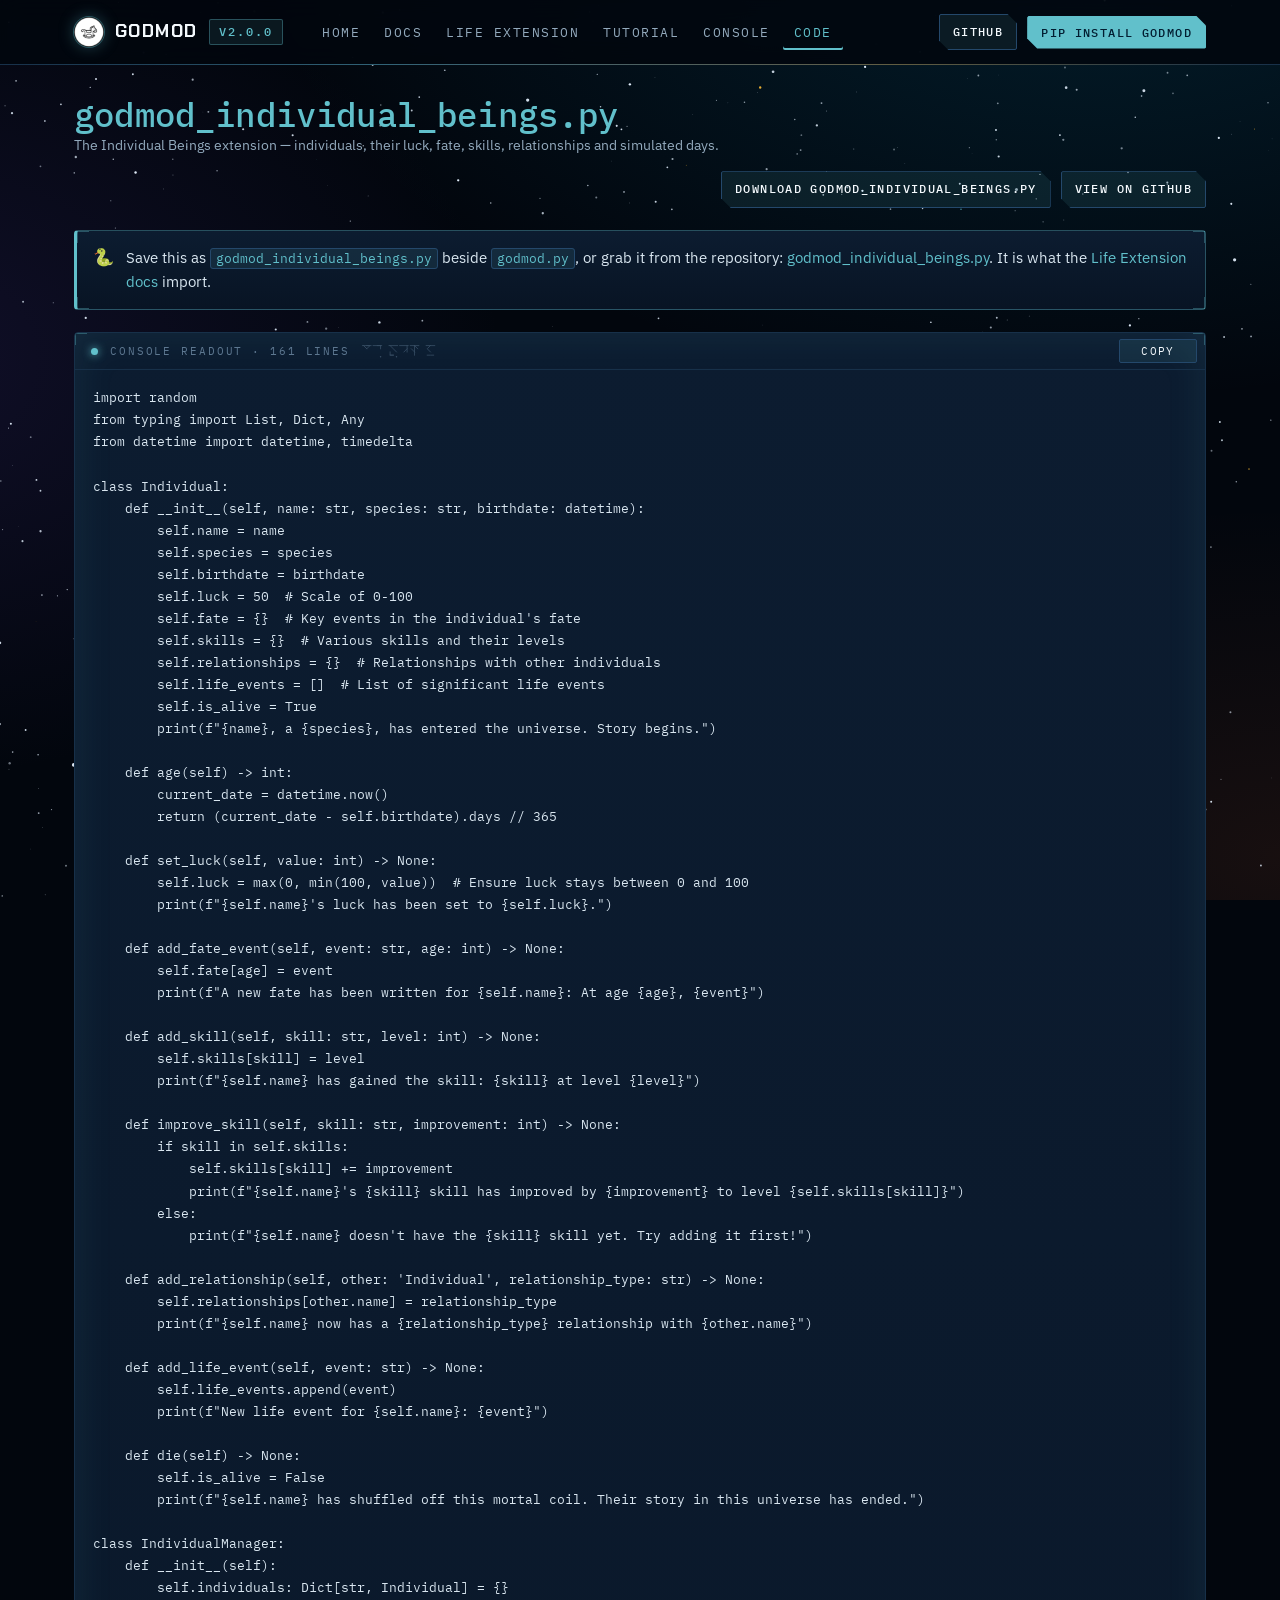
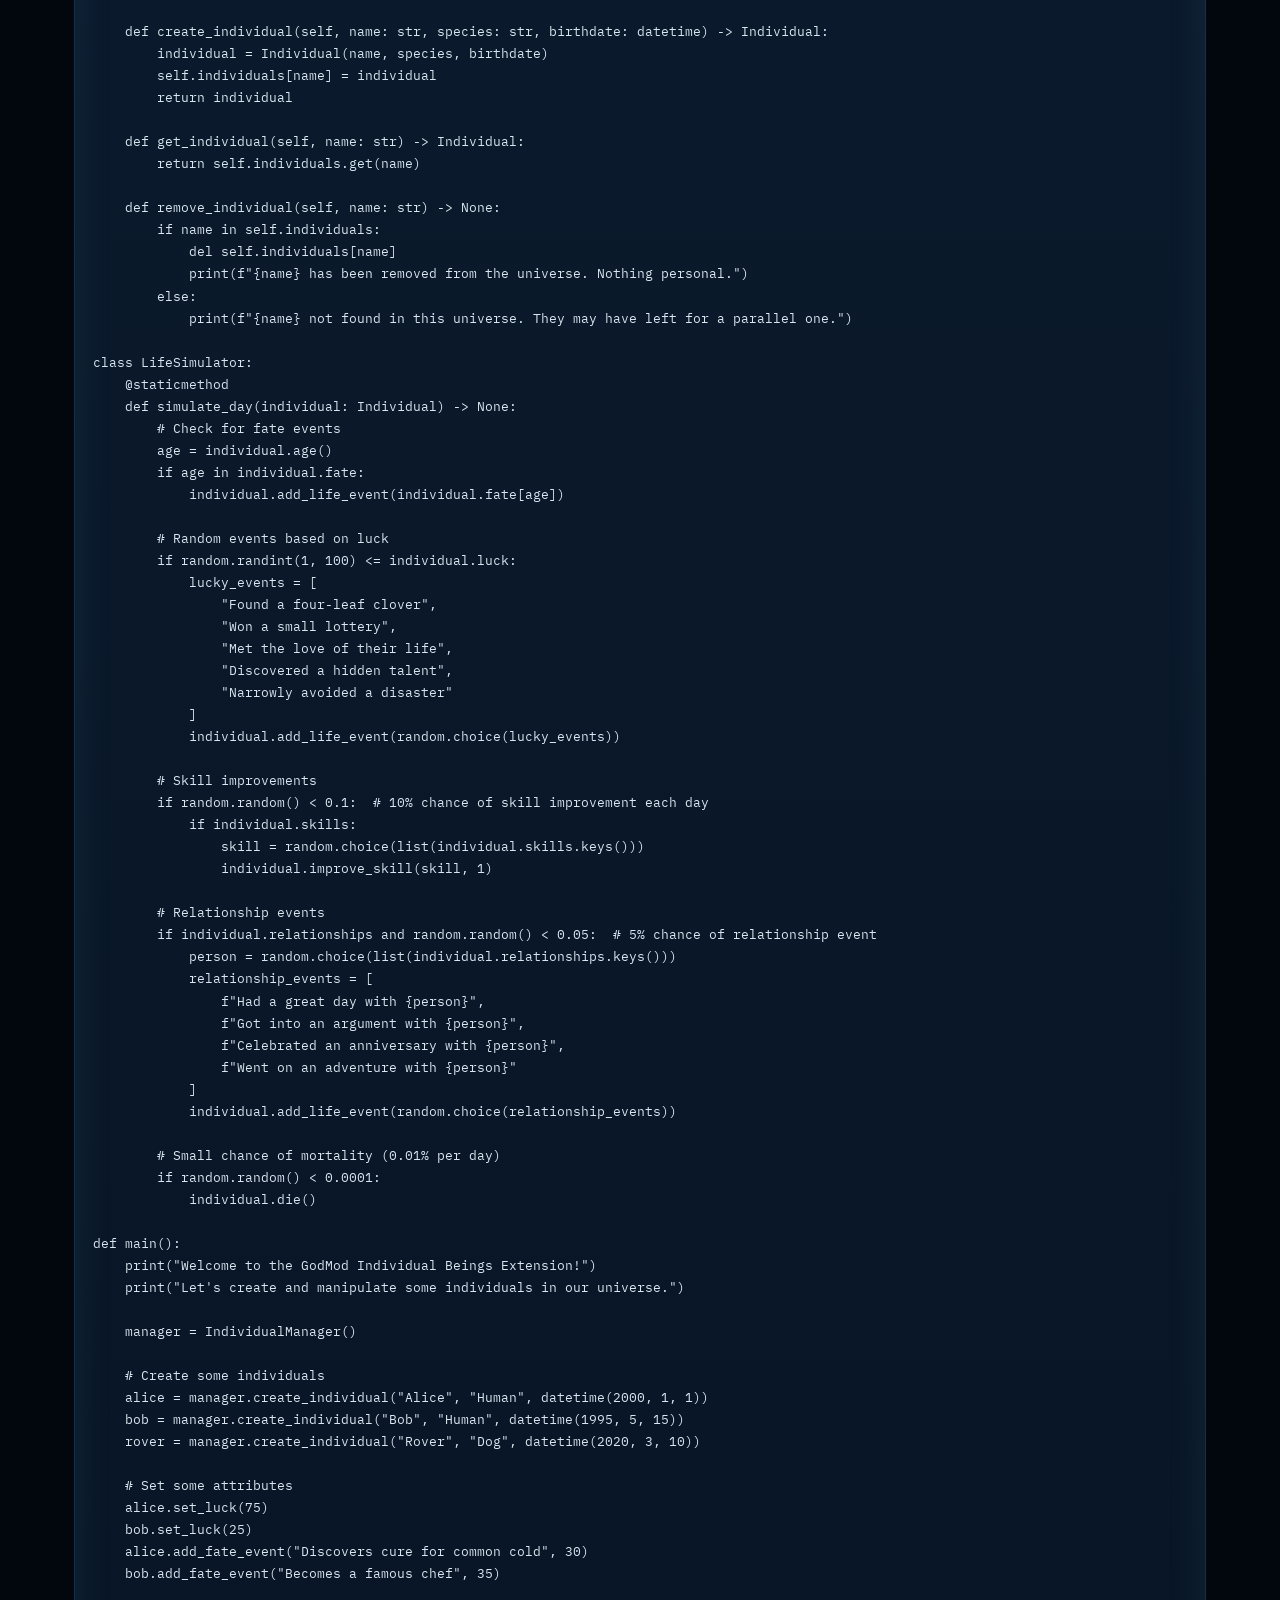
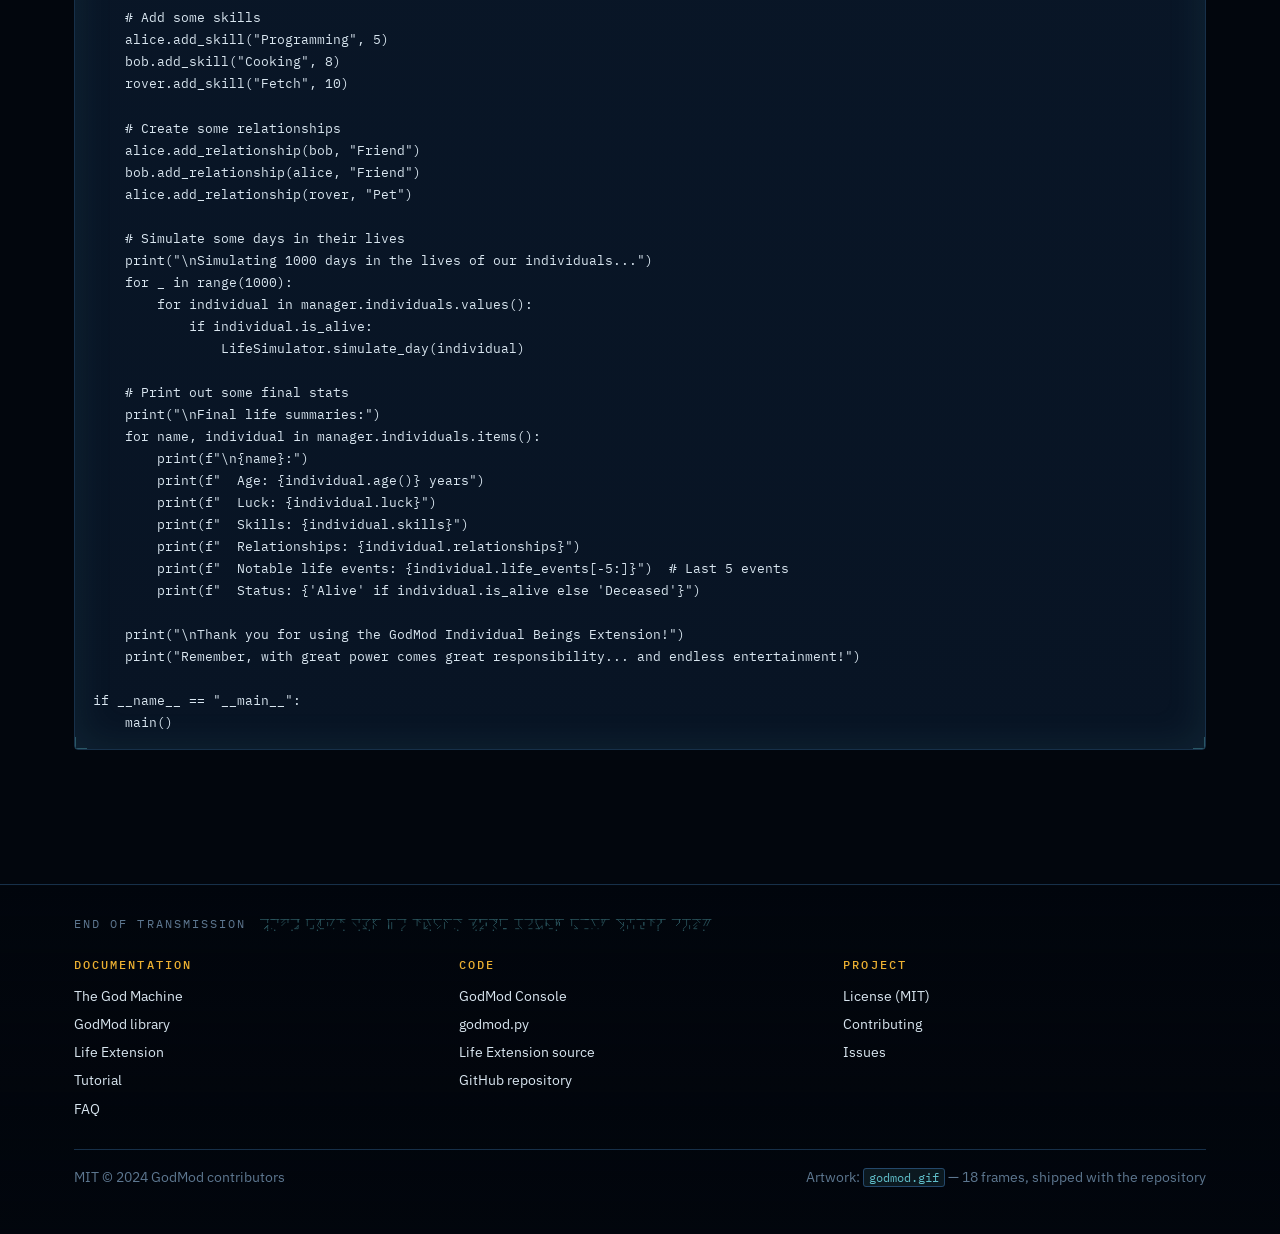
<file: individual.html>
<!doctype html>
<html lang="en">
<head>
<meta charset="utf-8">
<meta name="viewport" content="width=device-width, initial-scale=1">
<title>godmod_individual_beings.py — GodMod source</title>
<meta name="description" content="The Individual Beings extension — individuals, their luck, fate, skills, relationships and simulated days.">
<link rel="icon" href="favicon.ico">
<meta name="theme-color" content="#02060d">
<link rel="preconnect" href="https://fonts.googleapis.com">
<link rel="preconnect" href="https://fonts.gstatic.com" crossorigin>
<link rel="stylesheet" href="https://fonts.googleapis.com/css2?family=Chakra+Petch:wght@500;600;700&family=IBM+Plex+Mono:wght@400;500&family=IBM+Plex+Sans:ital,wght@0,400;0,500;0,600;1,400&display=swap">
<link rel="stylesheet" href="assets/site.css">
<script src="assets/site.js" defer></script>
</head>
<body>
<a class="skip" href="#main">Skip to content</a>
<header class="nav">
  <div class="inner">
    <a class="brand" href="index.html">
      <img src="favicon.ico" alt="">
      <span class="name">GodMod</span>
      <span class="pill">v2.0.0</span>
    </a>
    <nav class="links" id="nav-links" aria-label="Main">
      <a href="index.html">Home</a>
      <a href="godmod_docs_website.html">Docs</a>
      <a href="godmod_individual_website.html">Life Extension</a>
      <a href="tutorial_uni.html">Tutorial</a>
      <a href="console.html">Console</a>
      <a href="godmod.html" class="on">Code</a>
    </nav>
    <div class="actions">
      <a class="btn ghost small" href="https://github.com/workszop/godmod">GitHub</a>
      <button class="btn small" data-copy="pip install godmod">pip install godmod</button>
      <button class="toggle" aria-expanded="false" aria-controls="nav-links">Menu</button>
    </div>
  </div>
</header>

<main id="main">
  <div class="viewer">
    <div class="head">
      <div>
        <h1>godmod_individual_beings.py</h1>
        <p>The Individual Beings extension — individuals, their luck, fate, skills, relationships and simulated days.</p>
      </div>
      <div class="spacer">
        <a class="btn ghost small" href="godmod_individual_beings.py">Download godmod_individual_beings.py</a>
        <a class="btn ghost small" href="https://github.com/workszop/godmod/blob/main/godmod_individual_beings.py">View on GitHub</a>
      </div>
    </div>
    <div class="callout info"><span class="ic">🐍</span><p>Save this as <code>godmod_individual_beings.py</code> beside <code>godmod.py</code>, or grab it from the repository: <a href="godmod_individual_beings.py">godmod_individual_beings.py</a>. It is what the <a href="godmod_individual_website.html">Life Extension docs</a> import.</p></div>
    <div class="code">
      <button class="copy" type="button">copy</button>
<pre>import random
from typing import List, Dict, Any
from datetime import datetime, timedelta

class Individual:
    def __init__(self, name: str, species: str, birthdate: datetime):
        self.name = name
        self.species = species
        self.birthdate = birthdate
        self.luck = 50  # Scale of 0-100
        self.fate = {}  # Key events in the individual's fate
        self.skills = {}  # Various skills and their levels
        self.relationships = {}  # Relationships with other individuals
        self.life_events = []  # List of significant life events
        self.is_alive = True
        print(f"{name}, a {species}, has entered the universe. Story begins.")

    def age(self) -&gt; int:
        current_date = datetime.now()
        return (current_date - self.birthdate).days // 365

    def set_luck(self, value: int) -&gt; None:
        self.luck = max(0, min(100, value))  # Ensure luck stays between 0 and 100
        print(f"{self.name}'s luck has been set to {self.luck}.")

    def add_fate_event(self, event: str, age: int) -&gt; None:
        self.fate[age] = event
        print(f"A new fate has been written for {self.name}: At age {age}, {event}")

    def add_skill(self, skill: str, level: int) -&gt; None:
        self.skills[skill] = level
        print(f"{self.name} has gained the skill: {skill} at level {level}")

    def improve_skill(self, skill: str, improvement: int) -&gt; None:
        if skill in self.skills:
            self.skills[skill] += improvement
            print(f"{self.name}'s {skill} skill has improved by {improvement} to level {self.skills[skill]}")
        else:
            print(f"{self.name} doesn't have the {skill} skill yet. Try adding it first!")

    def add_relationship(self, other: 'Individual', relationship_type: str) -&gt; None:
        self.relationships[other.name] = relationship_type
        print(f"{self.name} now has a {relationship_type} relationship with {other.name}")

    def add_life_event(self, event: str) -&gt; None:
        self.life_events.append(event)
        print(f"New life event for {self.name}: {event}")

    def die(self) -&gt; None:
        self.is_alive = False
        print(f"{self.name} has shuffled off this mortal coil. Their story in this universe has ended.")

class IndividualManager:
    def __init__(self):
        self.individuals: Dict[str, Individual] = {}

    def create_individual(self, name: str, species: str, birthdate: datetime) -&gt; Individual:
        individual = Individual(name, species, birthdate)
        self.individuals[name] = individual
        return individual

    def get_individual(self, name: str) -&gt; Individual:
        return self.individuals.get(name)

    def remove_individual(self, name: str) -&gt; None:
        if name in self.individuals:
            del self.individuals[name]
            print(f"{name} has been removed from the universe. Nothing personal.")
        else:
            print(f"{name} not found in this universe. They may have left for a parallel one.")

class LifeSimulator:
    @staticmethod
    def simulate_day(individual: Individual) -&gt; None:
        # Check for fate events
        age = individual.age()
        if age in individual.fate:
            individual.add_life_event(individual.fate[age])

        # Random events based on luck
        if random.randint(1, 100) &lt;= individual.luck:
            lucky_events = [
                "Found a four-leaf clover",
                "Won a small lottery",
                "Met the love of their life",
                "Discovered a hidden talent",
                "Narrowly avoided a disaster"
            ]
            individual.add_life_event(random.choice(lucky_events))
        
        # Skill improvements
        if random.random() &lt; 0.1:  # 10% chance of skill improvement each day
            if individual.skills:
                skill = random.choice(list(individual.skills.keys()))
                individual.improve_skill(skill, 1)

        # Relationship events
        if individual.relationships and random.random() &lt; 0.05:  # 5% chance of relationship event
            person = random.choice(list(individual.relationships.keys()))
            relationship_events = [
                f"Had a great day with {person}",
                f"Got into an argument with {person}",
                f"Celebrated an anniversary with {person}",
                f"Went on an adventure with {person}"
            ]
            individual.add_life_event(random.choice(relationship_events))

        # Small chance of mortality (0.01% per day)
        if random.random() &lt; 0.0001:
            individual.die()

def main():
    print("Welcome to the GodMod Individual Beings Extension!")
    print("Let's create and manipulate some individuals in our universe.")

    manager = IndividualManager()

    # Create some individuals
    alice = manager.create_individual("Alice", "Human", datetime(2000, 1, 1))
    bob = manager.create_individual("Bob", "Human", datetime(1995, 5, 15))
    rover = manager.create_individual("Rover", "Dog", datetime(2020, 3, 10))

    # Set some attributes
    alice.set_luck(75)
    bob.set_luck(25)
    alice.add_fate_event("Discovers cure for common cold", 30)
    bob.add_fate_event("Becomes a famous chef", 35)

    # Add some skills
    alice.add_skill("Programming", 5)
    bob.add_skill("Cooking", 8)
    rover.add_skill("Fetch", 10)

    # Create some relationships
    alice.add_relationship(bob, "Friend")
    bob.add_relationship(alice, "Friend")
    alice.add_relationship(rover, "Pet")

    # Simulate some days in their lives
    print("\nSimulating 1000 days in the lives of our individuals...")
    for _ in range(1000):
        for individual in manager.individuals.values():
            if individual.is_alive:
                LifeSimulator.simulate_day(individual)

    # Print out some final stats
    print("\nFinal life summaries:")
    for name, individual in manager.individuals.items():
        print(f"\n{name}:")
        print(f"  Age: {individual.age()} years")
        print(f"  Luck: {individual.luck}")
        print(f"  Skills: {individual.skills}")
        print(f"  Relationships: {individual.relationships}")
        print(f"  Notable life events: {individual.life_events[-5:]}")  # Last 5 events
        print(f"  Status: {'Alive' if individual.is_alive else 'Deceased'}")

    print("\nThank you for using the GodMod Individual Beings Extension!")
    print("Remember, with great power comes great responsibility... and endless entertainment!")

if __name__ == "__main__":
    main()
</pre>
    </div>
  </div>
</main>
<footer class="foot">
  <div class="wrap">
    <div class="cols">
      <div>
        <h4>Documentation</h4>
        <a href="index.html#story">The God Machine</a>
        <a href="godmod_docs_website.html">GodMod library</a>
        <a href="godmod_individual_website.html">Life Extension</a>
        <a href="tutorial_uni.html">Tutorial</a>
        <a href="godmod_docs_website.html#faq">FAQ</a>
      </div>
      <div>
        <h4>Code</h4>
        <a href="console.html">GodMod Console</a>
        <a href="godmod.html">godmod.py</a>
        <a href="individual.html">Life Extension source</a>
        <a href="https://github.com/workszop/godmod">GitHub repository</a>
      </div>
      <div>
        <h4>Project</h4>
        <a href="godmod_docs_website.html#license">License (MIT)</a>
        <a href="godmod_docs_website.html#contributing">Contributing</a>
        <a href="https://github.com/workszop/godmod/issues">Issues</a>
      </div>
    </div>
    <div class="base">
      <span>MIT © 2024 GodMod contributors</span>
      <span>Artwork: <code>godmod.gif</code> — 18 frames, shipped with the repository</span>
    </div>
  </div>
</footer>

</body>
</html>
</file>
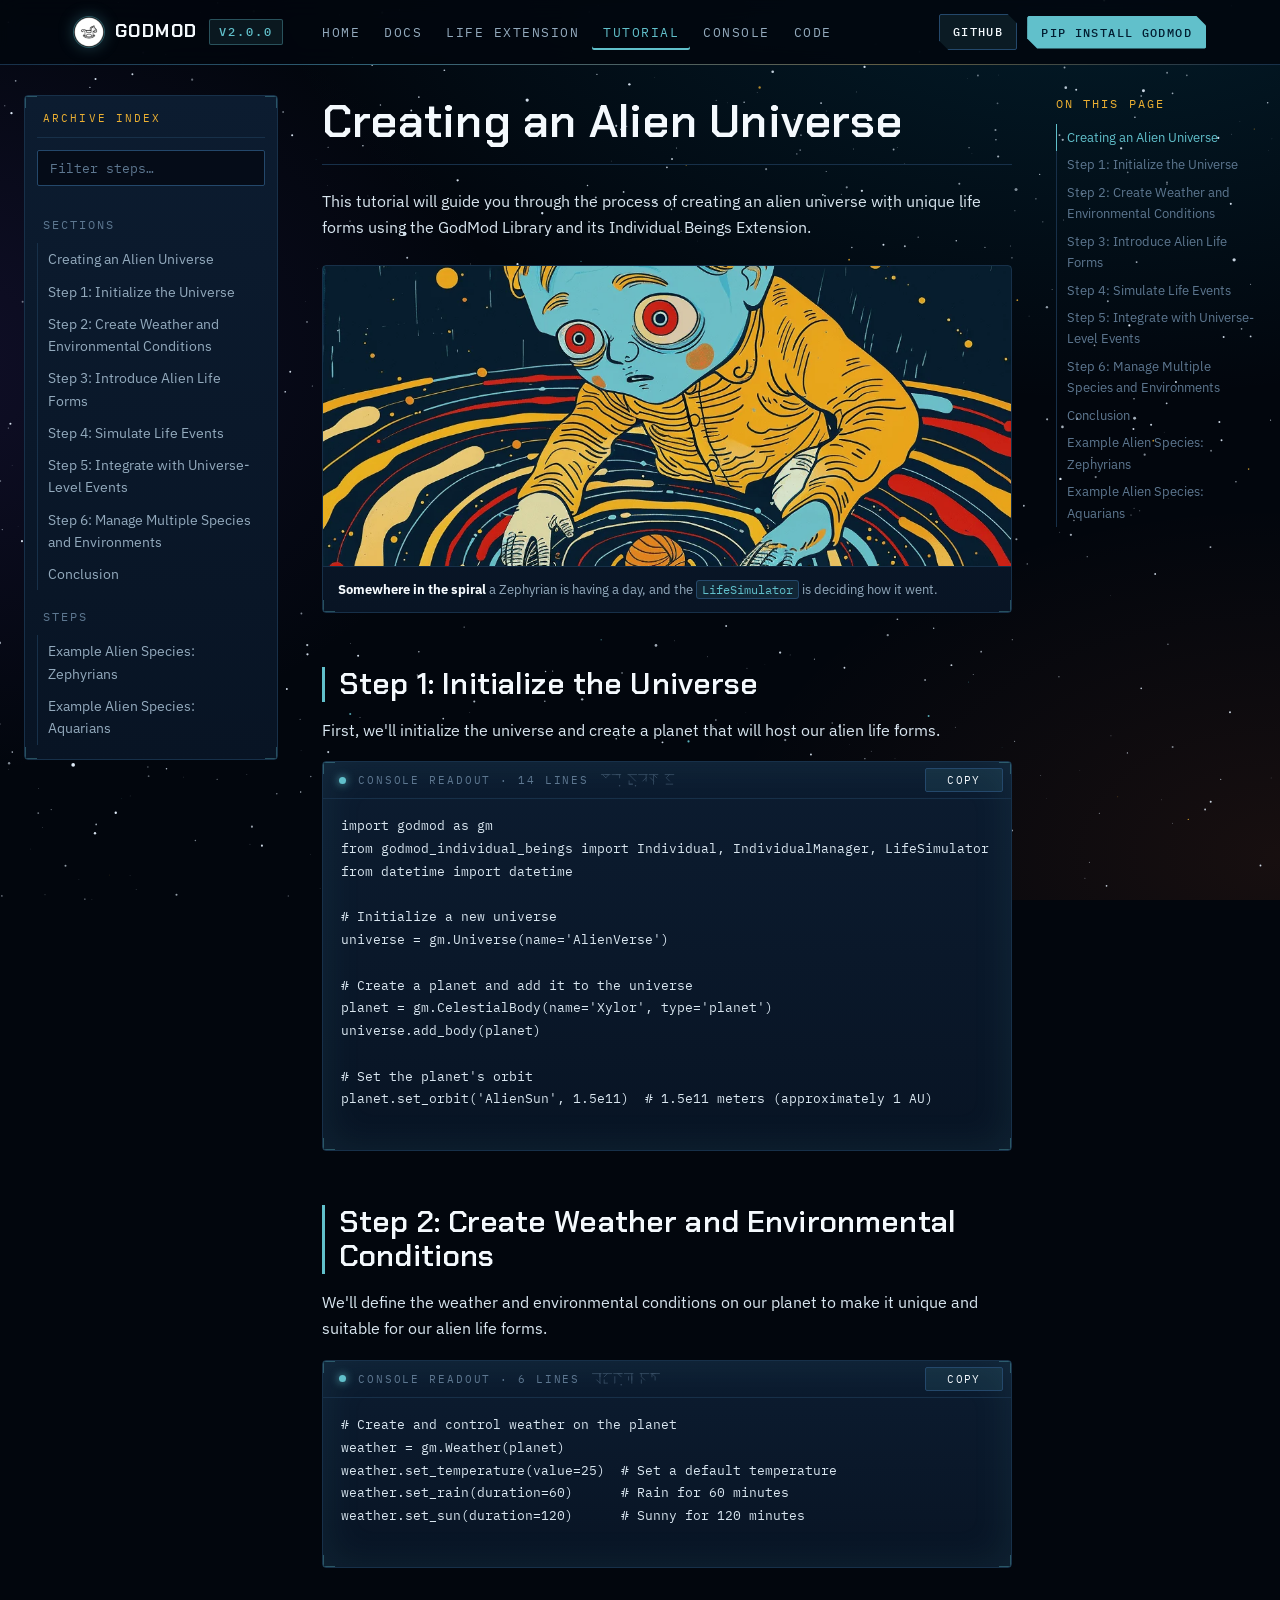
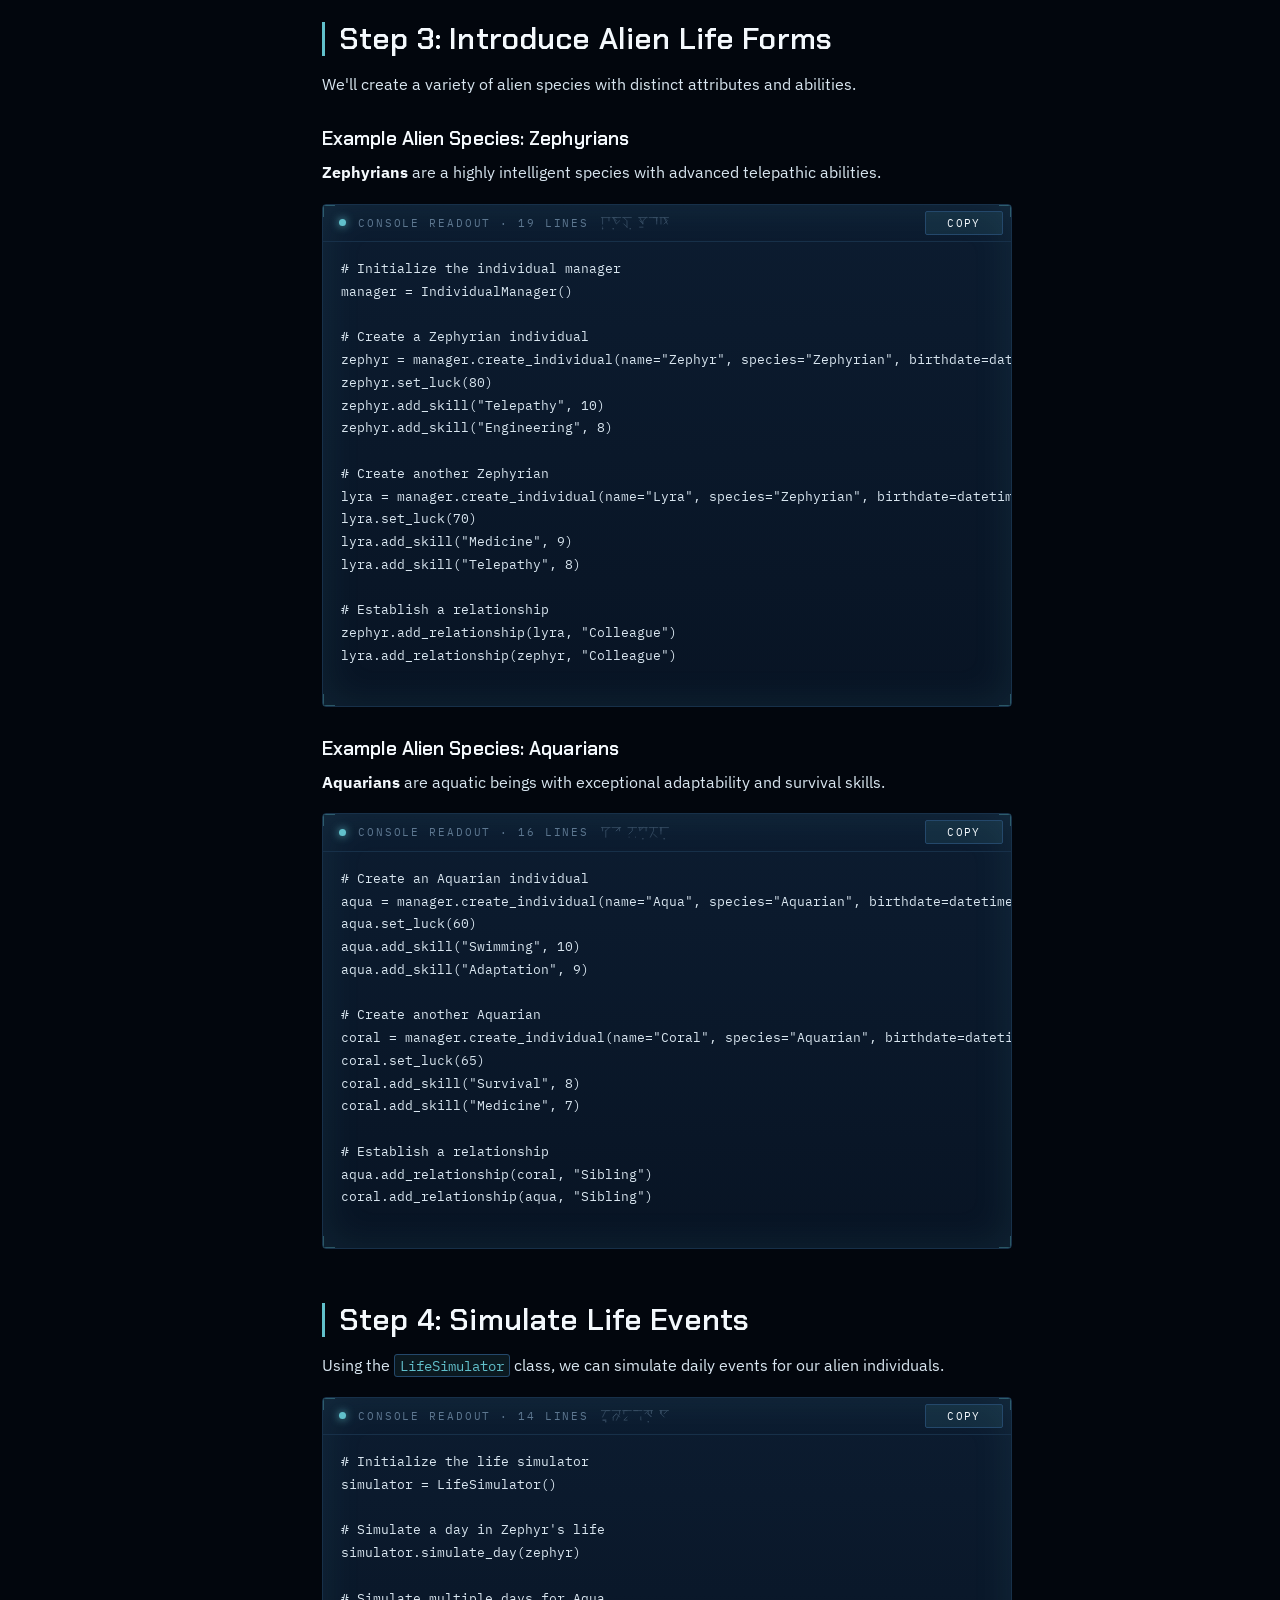
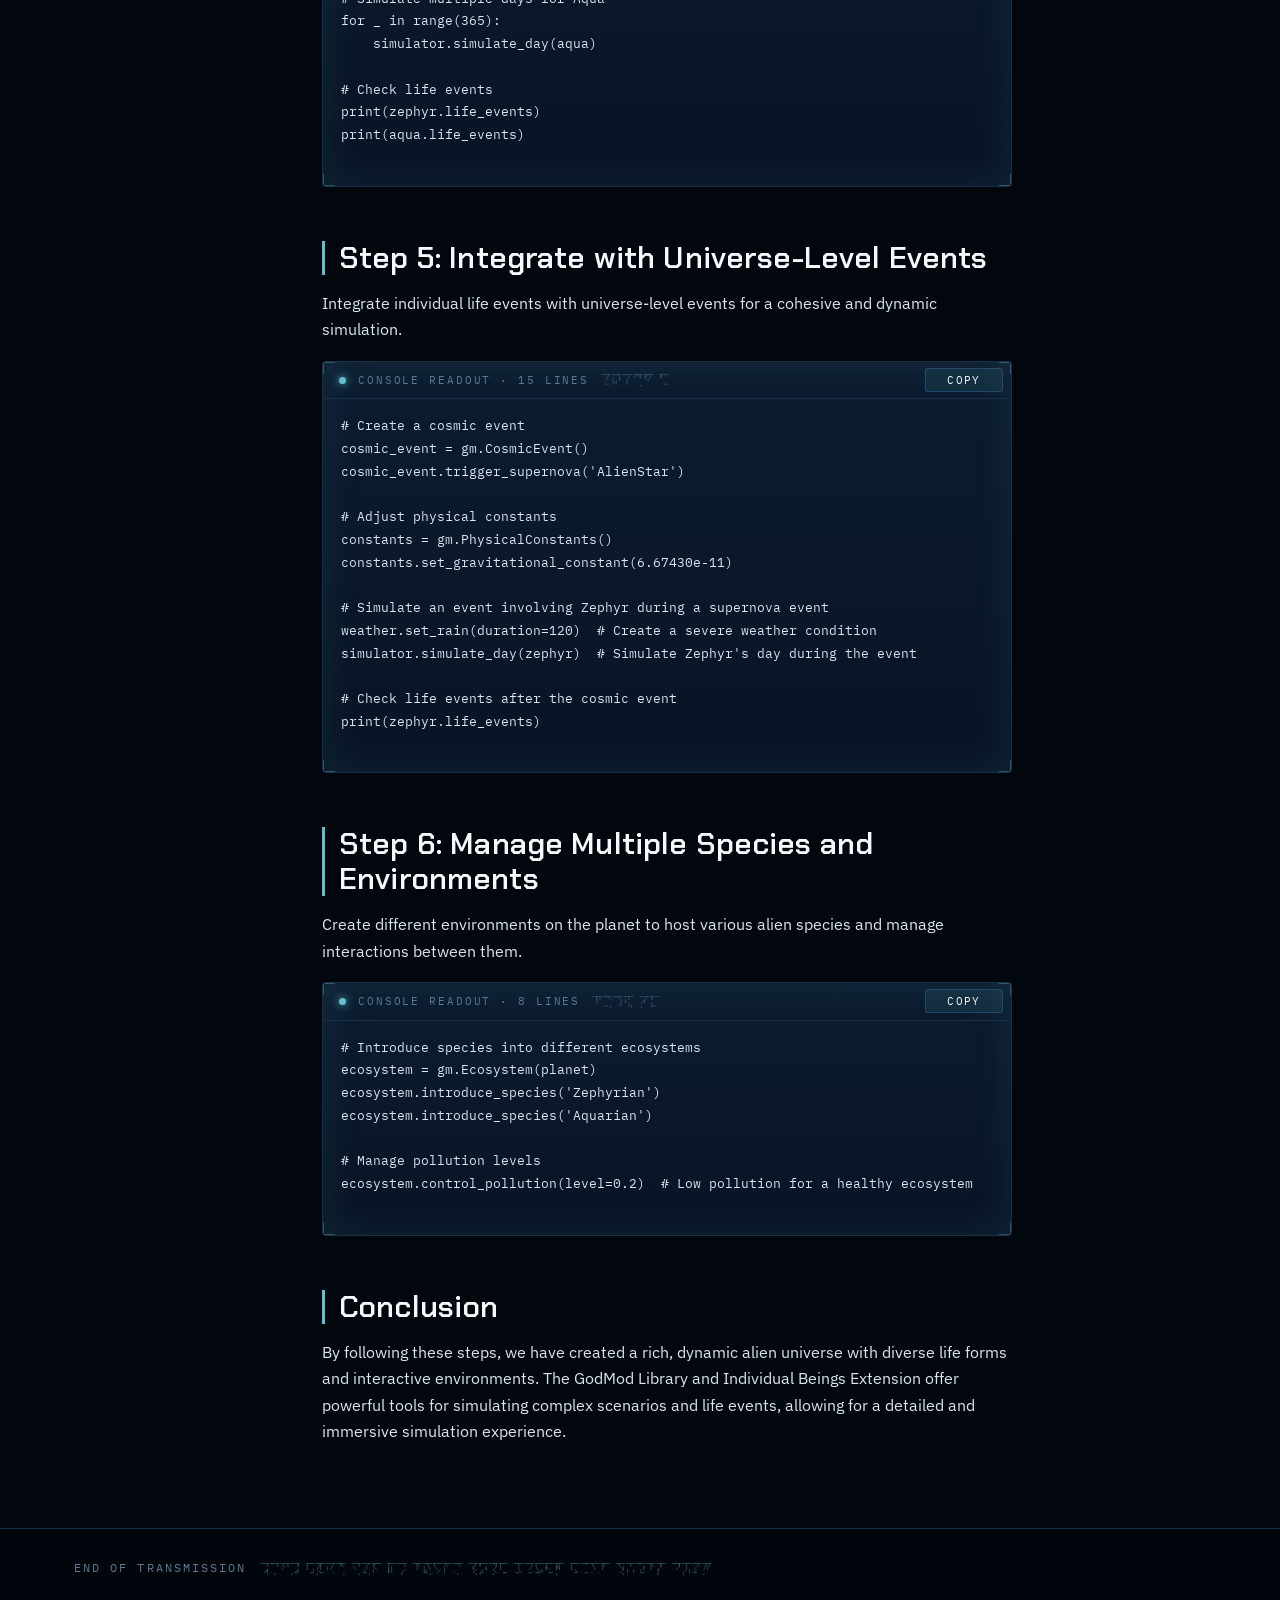
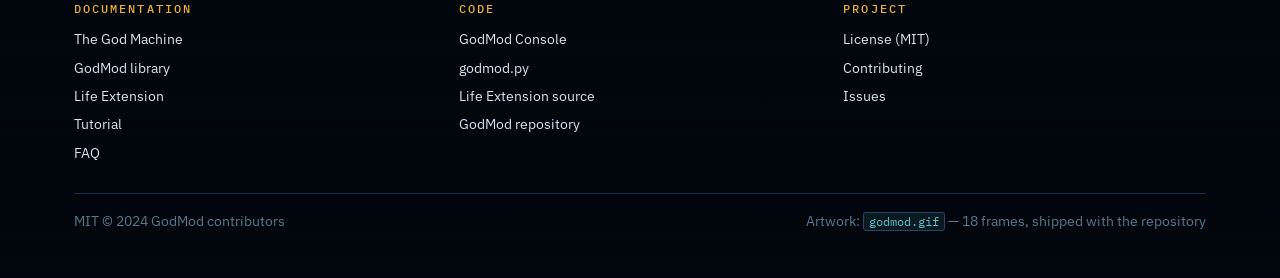
<file: tutorial_uni.html>
<!doctype html>
<html lang="en">
<head>
<meta charset="utf-8">
<meta name="viewport" content="width=device-width, initial-scale=1">
<title>Tutorial — creating an alien universe with GodMod</title>
<meta name="description" content="Step-by-step tutorial: build an alien universe with GodMod and the Individual Beings extension — planets, weather, alien species and simulated lives.">
<link rel="icon" href="favicon.ico">
<meta name="theme-color" content="#02060d">
<link rel="preconnect" href="https://fonts.googleapis.com">
<link rel="preconnect" href="https://fonts.gstatic.com" crossorigin>
<link rel="stylesheet" href="https://fonts.googleapis.com/css2?family=Chakra+Petch:wght@500;600;700&family=IBM+Plex+Mono:wght@400;500&family=IBM+Plex+Sans:ital,wght@0,400;0,500;0,600;1,400&display=swap">
<link rel="stylesheet" href="assets/site.css">
<script src="assets/site.js" defer></script>
</head>
<body>
<a class="skip" href="#main">Skip to content</a>
<header class="nav">
  <div class="inner">
    <a class="brand" href="index.html">
      <img src="favicon.ico" alt="">
      <span class="name">GodMod</span>
      <span class="pill">v2.0.0</span>
    </a>
    <nav class="links" id="nav-links" aria-label="Main">
      <a href="index.html">Home</a>
      <a href="godmod_docs_website.html">Docs</a>
      <a href="godmod_individual_website.html">Life Extension</a>
      <a href="tutorial_uni.html" class="on">Tutorial</a>
      <a href="console.html">Console</a>
      <a href="godmod.html">Code</a>
    </nav>
    <div class="actions">
      <a class="btn ghost small" href="https://github.com/workszop/godmod">GitHub</a>
      <button class="btn small" data-copy="pip install godmod">pip install godmod</button>
      <button class="toggle" aria-expanded="false" aria-controls="nav-links">Menu</button>
    </div>
  </div>
</header>

<main id="main">
  <div class="doc">
    <aside class="sidebar">
      <input class="filt" type="search" data-filter placeholder="Filter steps…" aria-label="Filter">
      <div class="grp">Sections</div>
      <a href="#creating-an-alien-universe" data-name="Creating an Alien Universe">Creating an Alien Universe</a>
      <a href="#step-1-initialize-the-universe" data-name="Step 1: Initialize the Universe">Step 1: Initialize the Universe</a>
      <a href="#step-2-create-weather-and-environmental-conditions" data-name="Step 2: Create Weather and Environmental Conditions">Step 2: Create Weather and Environmental Conditions</a>
      <a href="#step-3-introduce-alien-life-forms" data-name="Step 3: Introduce Alien Life Forms">Step 3: Introduce Alien Life Forms</a>
      <a href="#step-4-simulate-life-events" data-name="Step 4: Simulate Life Events">Step 4: Simulate Life Events</a>
      <a href="#step-5-integrate-with-universe-level-events" data-name="Step 5: Integrate with Universe-Level Events">Step 5: Integrate with Universe-Level Events</a>
      <a href="#step-6-manage-multiple-species-and-environments" data-name="Step 6: Manage Multiple Species and Environments">Step 6: Manage Multiple Species and Environments</a>
      <a href="#conclusion" data-name="Conclusion">Conclusion</a>
      <div class="grp">Steps</div>
      <a href="#example-alien-species-zephyrians" data-name="Example Alien Species: Zephyrians">Example Alien Species: Zephyrians</a>
      <a href="#example-alien-species-aquarians" data-name="Example Alien Species: Aquarians">Example Alien Species: Aquarians</a>
    </aside>
    <article class="prose" id="content">

        <h1 id="creating-an-alien-universe">Creating an Alien Universe</h1>
        <p>This tutorial will guide you through the process of creating an alien universe with unique life forms using the GodMod Library and its Individual Beings Extension.</p>
<figure class="plate">
  <img src="assets/img/godmod-frame-16.webp" alt="">
  <figcaption><b>Somewhere in the spiral</b> a Zephyrian is having a day, and the <code>LifeSimulator</code> is deciding how it went.</figcaption>
</figure>


        <h2 id="step-1-initialize-the-universe">Step 1: Initialize the Universe</h2>
        <p>First, we'll initialize the universe and create a planet that will host our alien life forms.</p>
        <div class="code">
  <button class="copy" type="button">copy</button>
<pre>
import godmod as gm
from godmod_individual_beings import Individual, IndividualManager, LifeSimulator
from datetime import datetime

# Initialize a new universe
universe = gm.Universe(name='AlienVerse')

# Create a planet and add it to the universe
planet = gm.CelestialBody(name='Xylor', type='planet')
universe.add_body(planet)

# Set the planet's orbit
planet.set_orbit('AlienSun', 1.5e11)  # 1.5e11 meters (approximately 1 AU)
        </pre>
</div>


        <h2 id="step-2-create-weather-and-environmental-conditions">Step 2: Create Weather and Environmental Conditions</h2>
        <p>We'll define the weather and environmental conditions on our planet to make it unique and suitable for our alien life forms.</p>
        <div class="code">
  <button class="copy" type="button">copy</button>
<pre>
# Create and control weather on the planet
weather = gm.Weather(planet)
weather.set_temperature(value=25)  # Set a default temperature
weather.set_rain(duration=60)      # Rain for 60 minutes
weather.set_sun(duration=120)      # Sunny for 120 minutes
        </pre>
</div>


        <h2 id="step-3-introduce-alien-life-forms">Step 3: Introduce Alien Life Forms</h2>
        <p>We'll create a variety of alien species with distinct attributes and abilities.</p>

        <h3 id="example-alien-species-zephyrians">Example Alien Species: Zephyrians</h3>
        <p><strong>Zephyrians</strong> are a highly intelligent species with advanced telepathic abilities.</p>
        <div class="code">
  <button class="copy" type="button">copy</button>
<pre>
# Initialize the individual manager
manager = IndividualManager()

# Create a Zephyrian individual
zephyr = manager.create_individual(name="Zephyr", species="Zephyrian", birthdate=datetime(3000, 1, 1))
zephyr.set_luck(80)
zephyr.add_skill("Telepathy", 10)
zephyr.add_skill("Engineering", 8)

# Create another Zephyrian
lyra = manager.create_individual(name="Lyra", species="Zephyrian", birthdate=datetime(3005, 5, 15))
lyra.set_luck(70)
lyra.add_skill("Medicine", 9)
lyra.add_skill("Telepathy", 8)

# Establish a relationship
zephyr.add_relationship(lyra, "Colleague")
lyra.add_relationship(zephyr, "Colleague")
        </pre>
</div>


        <h3 id="example-alien-species-aquarians">Example Alien Species: Aquarians</h3>
        <p><strong>Aquarians</strong> are aquatic beings with exceptional adaptability and survival skills.</p>
        <div class="code">
  <button class="copy" type="button">copy</button>
<pre>
# Create an Aquarian individual
aqua = manager.create_individual(name="Aqua", species="Aquarian", birthdate=datetime(3020, 3, 10))
aqua.set_luck(60)
aqua.add_skill("Swimming", 10)
aqua.add_skill("Adaptation", 9)

# Create another Aquarian
coral = manager.create_individual(name="Coral", species="Aquarian", birthdate=datetime(3018, 6, 18))
coral.set_luck(65)
coral.add_skill("Survival", 8)
coral.add_skill("Medicine", 7)

# Establish a relationship
aqua.add_relationship(coral, "Sibling")
coral.add_relationship(aqua, "Sibling")
        </pre>
</div>


        <h2 id="step-4-simulate-life-events">Step 4: Simulate Life Events</h2>
        <p>Using the <code>LifeSimulator</code> class, we can simulate daily events for our alien individuals.</p>
        <div class="code">
  <button class="copy" type="button">copy</button>
<pre>
# Initialize the life simulator
simulator = LifeSimulator()

# Simulate a day in Zephyr's life
simulator.simulate_day(zephyr)

# Simulate multiple days for Aqua
for _ in range(365):
    simulator.simulate_day(aqua)

# Check life events
print(zephyr.life_events)
print(aqua.life_events)
        </pre>
</div>


        <h2 id="step-5-integrate-with-universe-level-events">Step 5: Integrate with Universe-Level Events</h2>
        <p>Integrate individual life events with universe-level events for a cohesive and dynamic simulation.</p>
        <div class="code">
  <button class="copy" type="button">copy</button>
<pre>
# Create a cosmic event
cosmic_event = gm.CosmicEvent()
cosmic_event.trigger_supernova('AlienStar')

# Adjust physical constants
constants = gm.PhysicalConstants()
constants.set_gravitational_constant(6.67430e-11)

# Simulate an event involving Zephyr during a supernova event
weather.set_rain(duration=120)  # Create a severe weather condition
simulator.simulate_day(zephyr)  # Simulate Zephyr's day during the event

# Check life events after the cosmic event
print(zephyr.life_events)
        </pre>
</div>


        <h2 id="step-6-manage-multiple-species-and-environments">Step 6: Manage Multiple Species and Environments</h2>
        <p>Create different environments on the planet to host various alien species and manage interactions between them.</p>
        <div class="code">
  <button class="copy" type="button">copy</button>
<pre>
# Introduce species into different ecosystems
ecosystem = gm.Ecosystem(planet)
ecosystem.introduce_species('Zephyrian')
ecosystem.introduce_species('Aquarian')

# Manage pollution levels
ecosystem.control_pollution(level=0.2)  # Low pollution for a healthy ecosystem
        </pre>
</div>


        <h2 id="conclusion">Conclusion</h2>
        <p>By following these steps, we have created a rich, dynamic alien universe with diverse life forms and interactive environments. The GodMod Library and Individual Beings Extension offer powerful tools for simulating complex scenarios and life events, allowing for a detailed and immersive simulation experience.</p>
    
    </article>
    <nav class="toc" aria-label="On this page">
      <div class="grp">On this page</div>
      <a href="#creating-an-alien-universe">Creating an Alien Universe</a>
      <a href="#step-1-initialize-the-universe">Step 1: Initialize the Universe</a>
      <a href="#step-2-create-weather-and-environmental-conditions">Step 2: Create Weather and Environmental Conditions</a>
      <a href="#step-3-introduce-alien-life-forms">Step 3: Introduce Alien Life Forms</a>
      <a href="#step-4-simulate-life-events">Step 4: Simulate Life Events</a>
      <a href="#step-5-integrate-with-universe-level-events">Step 5: Integrate with Universe-Level Events</a>
      <a href="#step-6-manage-multiple-species-and-environments">Step 6: Manage Multiple Species and Environments</a>
      <a href="#conclusion">Conclusion</a>
      <a href="#example-alien-species-zephyrians">Example Alien Species: Zephyrians</a>
      <a href="#example-alien-species-aquarians">Example Alien Species: Aquarians</a>
    </nav>
  </div>
</main>
<footer class="foot">
  <div class="wrap">
    <div class="cols">
      <div>
        <h4>Documentation</h4>
        <a href="index.html#story">The God Machine</a>
        <a href="godmod_docs_website.html">GodMod library</a>
        <a href="godmod_individual_website.html">Life Extension</a>
        <a href="tutorial_uni.html">Tutorial</a>
        <a href="godmod_docs_website.html#faq">FAQ</a>
      </div>
      <div>
        <h4>Code</h4>
        <a href="console.html">GodMod Console</a>
        <a href="godmod.html">godmod.py</a>
        <a href="individual.html">Life Extension source</a>
        <a href="https://github.com/workszop/godmod">GodMod repository</a>
      </div>
      <div>
        <h4>Project</h4>
        <a href="godmod_docs_website.html#license">License (MIT)</a>
        <a href="godmod_docs_website.html#contributing">Contributing</a>
        <a href="https://github.com/workszop/godmod/issues">Issues</a>
      </div>
    </div>
    <div class="base">
      <span>MIT © 2024 GodMod contributors</span>
      <span>Artwork: <code>godmod.gif</code> — 18 frames, shipped with the repository</span>
    </div>
  </div>
</footer>

</body>
</html>
</file>
<file: assets/site.css>
/* ==========================================================================
   GodMod – site stylesheet
   Design: "the artefact archive" – the library as a recovered alien relic,
   read off a dead ship's console in deep space.
   Palette sampled from the project artwork (godmod.gif):
   navy #021d31 · teal #05769d · ice #61c0cb · amber #ecb032 · orange #f06a2a
   ========================================================================== */

/* ─── Tokens ─── */
:root{
  color-scheme:dark;

  /* space */
  --void:#02060d;
  --void-2:#050c18;
  --hull:#081424;
  --hull-2:#0c1c30;
  --hull-3:#11253d;
  --line:#173049;
  --line-2:#24486b;
  --star:#e6f2ff;

  /* artefact light (sampled from the art) */
  --glow:#61c0cb;
  --glow-2:#05769d;
  --glow-3:#2b9fb4;
  --signal:#ecb032;
  --signal-2:#f5c155;
  --flare:#f06a2a;
  --nebula-a:#05769d;
  --nebula-b:#f06a2a;
  --nebula-c:#3b2a7a;

  /* text */
  --text:#d9e6f0;
  --text-hi:#f4f9fd;
  --text-dim:#93aabd;
  --text-faint:#5d7790;
  --on-signal:#1c1302;
  --on-glow:#021d31;

  /* derived */
  --glow-a10:color-mix(in srgb,var(--glow) 10%,transparent);
  --glow-a18:color-mix(in srgb,var(--glow) 18%,transparent);
  --glow-a35:color-mix(in srgb,var(--glow) 35%,transparent);
  --signal-a12:color-mix(in srgb,var(--signal) 12%,transparent);
  --signal-a35:color-mix(in srgb,var(--signal) 35%,transparent);
  --void-a60:color-mix(in srgb,var(--void) 60%,transparent);
  --void-a85:color-mix(in srgb,var(--void) 85%,transparent);
  --void-a95:color-mix(in srgb,var(--void) 95%,transparent);

  --radius:4px;
  --radius-lg:6px;
  --cut:14px;
  --shadow:0 0 0 1px var(--line-2),0 18px 40px var(--void-a85),0 0 34px var(--glow-a10);
  --shadow-sm:0 8px 22px var(--void-a60);
  --wrap:1180px;

  --font:"IBM Plex Sans",-apple-system,BlinkMacSystemFont,"Segoe UI",Roboto,"Noto Sans",sans-serif;
  --display:"Chakra Petch","IBM Plex Sans",sans-serif;
  --mono:"IBM Plex Mono",ui-monospace,"SF Mono",Menlo,Consolas,"Liberation Mono",monospace;

  --fs-body:16px;
  --fs-read:18px;
  --fs-small:13.5px;
  --fs-label:11.5px;
  --track-label:.18em;

  /* HUD corner brackets, layered over a panel background */
  --bracket:var(--glow-a35);
  --brackets:
    linear-gradient(var(--bracket),var(--bracket)) top left/12px 1px no-repeat,
    linear-gradient(var(--bracket),var(--bracket)) top left/1px 12px no-repeat,
    linear-gradient(var(--bracket),var(--bracket)) top right/12px 1px no-repeat,
    linear-gradient(var(--bracket),var(--bracket)) top right/1px 12px no-repeat,
    linear-gradient(var(--bracket),var(--bracket)) bottom left/12px 1px no-repeat,
    linear-gradient(var(--bracket),var(--bracket)) bottom left/1px 12px no-repeat,
    linear-gradient(var(--bracket),var(--bracket)) bottom right/12px 1px no-repeat,
    linear-gradient(var(--bracket),var(--bracket)) bottom right/1px 12px no-repeat;
}

/* ─── Base ─── */
*,*::before,*::after{box-sizing:border-box}
html{-webkit-text-size-adjust:100%;scroll-padding-top:84px}
body{
  margin:0;
  font-family:var(--font);
  font-size:var(--fs-body);
  line-height:1.65;
  color:var(--text);
  background:
    radial-gradient(1200px 700px at 85% -10%,color-mix(in srgb,var(--nebula-a) 22%,transparent),transparent 70%),
    radial-gradient(900px 600px at -10% 40%,color-mix(in srgb,var(--nebula-c) 26%,transparent),transparent 70%),
    radial-gradient(800px 500px at 100% 95%,color-mix(in srgb,var(--nebula-b) 9%,transparent),transparent 70%),
    var(--void);
  background-attachment:fixed;
  -webkit-font-smoothing:antialiased;
  min-height:100vh;
}
/* starfield canvas is injected by site.js; this static field is the no-JS fallback */
body::before{content:"";position:fixed;inset:0;z-index:-2;pointer-events:none;opacity:.55;
  background-image:
    radial-gradient(1px 1px at 12% 18%,var(--star),transparent 60%),
    radial-gradient(1px 1px at 38% 72%,var(--star),transparent 60%),
    radial-gradient(1.5px 1.5px at 64% 30%,var(--star),transparent 60%),
    radial-gradient(1px 1px at 82% 62%,var(--star),transparent 60%),
    radial-gradient(1px 1px at 22% 88%,var(--star),transparent 60%),
    radial-gradient(1.5px 1.5px at 92% 12%,var(--star),transparent 60%),
    radial-gradient(1px 1px at 52% 48%,var(--star),transparent 60%);
  background-size:620px 620px}
html.has-stars body::before{display:none}
#stars{position:fixed;inset:0;width:100%;height:100%;z-index:-1;pointer-events:none}

::selection{background:var(--signal);color:var(--on-signal)}
img{max-width:100%;display:block}
a{color:var(--glow);text-decoration:none}
a:hover{color:var(--text-hi);text-decoration:underline;text-decoration-color:var(--glow-a35);text-underline-offset:3px}
:focus-visible{outline:2px solid var(--signal);outline-offset:2px}
h1,h2,h3,h4{font-family:var(--display);color:var(--text-hi);line-height:1.15;letter-spacing:.005em;margin:0 0 .5em;font-weight:600}
h1{font-size:clamp(30px,4vw,46px)}
h2{font-size:clamp(22px,2.6vw,30px);margin-top:1.8em}
h3{font-size:19px;margin-top:1.6em}
p{margin:0 0 1.1em}
strong,b{color:var(--text-hi)}
hr{border:0;border-top:1px solid var(--line);margin:34px 0}
code,kbd,samp{font-family:var(--mono);font-size:.9em}
:not(pre) > code{background:var(--glow-a10);border:1px solid var(--line-2);border-radius:3px;padding:1px 5px;color:var(--glow)}

.wrap{max-width:var(--wrap);margin:0 auto;padding:0 24px}
.narrow{max-width:760px}
.skip{position:absolute;left:-9999px}
.skip:focus{left:12px;top:10px;background:var(--hull-2);color:var(--text-hi);border:1px solid var(--glow);padding:8px 12px;z-index:100}

/* HUD label: small spaced capitals used for every in-world readout */
.label,.kicker,.pill,.sidebar .grp,.toc .grp,.foot h4,.stats div span,.gc .body .tag,.hud{
  font-family:var(--mono);font-size:var(--fs-label);letter-spacing:var(--track-label);text-transform:uppercase}

/* ─── Glyphs (the artefact's script, generated by site.js) ─── */
.glyphs{display:flex;align-items:center;gap:.5em;color:var(--glow);opacity:.7;line-height:0}
.glyphs svg{height:1.15em;width:auto;flex:none;overflow:visible}
.glyphs svg path,.glyphs svg circle{fill:none;stroke:currentColor;stroke-width:1.5;stroke-linecap:square;stroke-linejoin:miter}
.glyphs svg circle{fill:currentColor;stroke:none}
.glyphs.signal{color:var(--signal)}
.glyphs.faint{color:var(--text-faint)}

/* reading progress (site.js) */
#progress{position:fixed;top:0;left:0;height:2px;width:0;z-index:60;pointer-events:none;
  background:linear-gradient(90deg,var(--glow-2),var(--glow),var(--signal));box-shadow:0 0 12px var(--glow)}

/* ─── Top navigation ─── */
.nav{position:sticky;top:0;z-index:50;background:var(--void-a85);backdrop-filter:blur(12px) saturate(1.2);
  border-bottom:1px solid var(--line)}
.nav::after{content:"";position:absolute;left:0;right:0;bottom:-1px;height:1px;pointer-events:none;
  background:linear-gradient(90deg,transparent,var(--glow-a35) 30%,var(--signal-a35) 70%,transparent)}
.nav .inner{max-width:var(--wrap);margin:0 auto;padding:0 24px;height:64px;display:flex;align-items:center;gap:14px}
.brand{display:flex;align-items:center;gap:11px;font-family:var(--display);font-weight:700;font-size:18px;color:var(--text-hi);letter-spacing:.08em;text-transform:uppercase}
.brand:hover{text-decoration:none;color:var(--text-hi)}
.brand img{width:30px;height:30px;border-radius:50%;box-shadow:0 0 0 1px var(--glow-a35),0 0 16px var(--glow-a35)}
.nav .links{display:flex;gap:2px;margin-left:14px}
.nav .links a{font-family:var(--mono);font-size:12.5px;letter-spacing:.12em;text-transform:uppercase;color:var(--text-dim);padding:8px 11px;border-radius:2px}
.nav .links a:hover{color:var(--text-hi);background:var(--glow-a10);text-decoration:none}
.nav .links a.on{color:var(--glow);box-shadow:inset 0 -2px 0 var(--glow)}
.nav .actions{margin-left:auto;display:flex;align-items:center;gap:10px}
.nav .toggle{display:none;margin-left:auto;background:none;border:1px solid var(--line-2);border-radius:2px;
  padding:8px 11px;font-family:var(--mono);font-size:12px;letter-spacing:.12em;text-transform:uppercase;color:var(--text-hi);cursor:pointer}
.pill{display:inline-block;font-weight:500;color:var(--glow);background:var(--glow-a10);border:1px solid var(--glow-a35);padding:3px 9px;border-radius:2px}
.pill.amber{color:var(--signal);background:var(--signal-a12);border-color:var(--signal-a35)}

/* ─── Buttons ─── */
.btn{display:inline-flex;align-items:center;gap:8px;border:1px solid var(--glow);border-radius:2px;
  padding:11px 18px;font-family:var(--mono);font-size:12.5px;font-weight:500;letter-spacing:.12em;text-transform:uppercase;
  cursor:pointer;background:var(--glow);color:var(--on-glow);
  clip-path:polygon(0 0,calc(100% - 10px) 0,100% 10px,100% 100%,10px 100%,0 calc(100% - 10px));
  transition:background .18s ease,color .18s ease,box-shadow .18s ease}
.btn:hover{background:var(--text-hi);color:var(--on-glow);text-decoration:none}
.btn.dark{background:var(--hull-3);border-color:var(--line-2);color:var(--text-hi)}
.btn.amber{background:var(--signal);border-color:var(--signal);color:var(--on-signal)}
.btn.amber:hover{background:var(--signal-2)}
.btn.ghost{background:var(--glow-a10);color:var(--text-hi);border-color:var(--line-2)}
.btn.ghost:hover{background:var(--glow-a18);border-color:var(--glow)}
.btn.small{padding:8px 13px;font-size:11.5px}
.btn-row{display:flex;gap:11px;flex-wrap:wrap;margin:22px 0}

/* ─── Panels: shared hull look ─── */
.gc,.code,.callout,figure.plate,.read figure,.sidebar,.stats,.section.soft{
  background:var(--brackets),linear-gradient(180deg,var(--hull-2),var(--hull));
  border:1px solid var(--line)}

/* ─── Gallery cards = catalogued fragments ─── */
.gal{display:grid;grid-template-columns:repeat(auto-fill,minmax(258px,1fr));gap:18px;margin:26px 0 10px;counter-reset:frag}
.gc{display:block;position:relative;border-radius:var(--radius);overflow:hidden;color:inherit;counter-increment:frag;
  transition:transform .2s ease,box-shadow .2s ease,border-color .2s ease}
.gc:hover{transform:translateY(-4px);box-shadow:var(--shadow);border-color:var(--glow-a35);text-decoration:none;color:inherit}
.gc .thumb{position:relative;height:158px;overflow:hidden;background:var(--void-2);border-bottom:1px solid var(--line)}
.gc .thumb img{width:100%;height:100%;object-fit:cover;filter:saturate(.75) brightness(.78);transition:filter .3s ease}
.gc:hover .thumb img{filter:saturate(1) brightness(1)}
.gc .thumb::before{content:"";position:absolute;inset:0;z-index:1;pointer-events:none;
  background:repeating-linear-gradient(0deg,var(--void-a60) 0 1px,transparent 1px 3px);opacity:.55}
.gc .thumb::after{content:"Fragment " counter(frag,decimal-leading-zero);position:absolute;left:10px;top:10px;z-index:2;
  font-family:var(--mono);font-size:10.5px;letter-spacing:.18em;text-transform:uppercase;color:var(--signal);
  background:var(--void-a85);border:1px solid var(--signal-a35);padding:3px 8px}
.gc .body{padding:15px 16px 17px}
.gc .body h3{font-size:17px;margin:0 0 5px}
.gc .body p{margin:0;font-size:var(--fs-small);color:var(--text-dim)}
.gc .body .tag{display:inline-block;margin-top:12px;color:var(--glow);border:1px solid var(--glow-a35);padding:3px 8px;
  text-transform:none;letter-spacing:.04em}

/* ─── Feature banner = viewscreen ─── */
.feature{position:relative;border-radius:var(--radius-lg);overflow:hidden;background:var(--void-2);margin:26px 0 34px;
  border:1px solid var(--line-2);box-shadow:0 0 50px var(--glow-a10)}
.feature img{width:100%;height:360px;object-fit:cover;object-position:50% 38%;opacity:.85}
.feature::before{content:"";position:absolute;inset:0;z-index:1;pointer-events:none;
  background:repeating-linear-gradient(0deg,var(--void-a60) 0 1px,transparent 1px 4px);opacity:.35}
.feature .over{position:absolute;z-index:2;inset:auto 0 0 0;padding:28px 30px;
  background:linear-gradient(0deg,var(--void-a95),var(--void-a60) 55%,transparent)}
.feature .over h2{margin:0 0 6px;font-size:clamp(22px,3vw,32px)}
.feature .over p{margin:0;color:var(--text);font-size:15px;max-width:62ch}
.feature .label{position:absolute;z-index:2;top:16px;left:16px;background:var(--void-a85);color:var(--signal);
  border:1px solid var(--signal-a35);padding:6px 11px}

/* ─── Code blocks = console readouts ─── */
.code{position:relative;color:var(--text);border-radius:var(--radius);
  padding:0;font-family:var(--mono);font-size:13px;line-height:1.75;margin:18px 0;overflow:hidden;
  box-shadow:inset 0 0 40px var(--glow-a10)}
.code .bar{display:flex;align-items:center;gap:12px;padding:9px 104px 9px 16px;border-bottom:1px solid var(--line);
  font-family:var(--mono);font-size:10.5px;letter-spacing:.18em;text-transform:uppercase;color:var(--text-faint)}
.code .bar .glyphs{font-size:12px;opacity:.55}
.code .bar .dot{width:7px;height:7px;border-radius:50%;background:var(--glow);box-shadow:0 0 8px var(--glow);flex:none}
.code pre{margin:0;padding:16px 18px;font:inherit;white-space:pre;overflow:auto}
.code:not(:has(.bar)) pre{padding-right:96px}
.code .c{color:var(--text-faint)}
.code .k{color:var(--glow)}
.code .s{color:var(--signal)}
.code .copy{position:absolute;top:6px;right:8px;z-index:2;background:var(--glow-a10);border:1px solid var(--line-2);
  color:var(--text-hi);font-family:var(--mono);font-size:10.5px;letter-spacing:.14em;text-transform:uppercase;padding:4px 10px;border-radius:2px;cursor:pointer;
  white-space:nowrap;min-width:78px;text-align:center}
.code .copy:hover{background:var(--glow-a18);border-color:var(--glow)}

/* ─── Callouts, stats, footer ─── */
.callout{display:flex;gap:12px;border-color:var(--signal-a35);border-left:3px solid var(--signal);border-radius:var(--radius);
  padding:15px 16px;font-size:14.5px;color:var(--text);margin:22px 0;--bracket:var(--signal-a35)}
.callout .ic{font-size:17px;line-height:1.3}
.callout p:last-child{margin-bottom:0}
.callout.info{border-color:var(--glow-a35);border-left-color:var(--glow);--bracket:var(--glow-a35)}

.stats{display:grid;grid-template-columns:repeat(auto-fit,minmax(130px,1fr));gap:0;margin:28px 0;padding:0;border-radius:var(--radius)}
.stats div{padding:16px 18px;border-right:1px solid var(--line)}
.stats div:last-child{border-right:0}
.stats div b{display:block;font-family:var(--display);font-size:30px;font-weight:600;color:var(--glow);letter-spacing:.02em;
  text-shadow:0 0 18px var(--glow-a35)}
.stats div span{color:var(--text-dim)}

.foot{position:relative;border-top:1px solid var(--line);margin-top:56px;padding:30px 0 46px;font-size:var(--fs-small);color:var(--text-dim);
  background:linear-gradient(180deg,transparent,var(--void-a85))}
.foot .transmission{display:flex;align-items:center;gap:14px;margin-bottom:24px;font-family:var(--mono);font-size:var(--fs-label);
  letter-spacing:var(--track-label);text-transform:uppercase;color:var(--text-faint)}
.foot .transmission .glyphs{flex:1;overflow:hidden;opacity:.45}
.foot .cols{display:grid;grid-template-columns:repeat(auto-fit,minmax(190px,1fr));gap:22px}
.foot h4{color:var(--signal);margin-bottom:10px;font-weight:500}
.foot a{display:block;color:var(--text);padding:3px 0}
.foot a:hover{color:var(--glow)}
.foot .base{margin-top:26px;padding-top:16px;border-top:1px solid var(--line);display:flex;gap:14px;flex-wrap:wrap;justify-content:space-between;color:var(--text-faint)}

/* ─── Docs layout (sidebar + article + toc) ─── */
.doc{max-width:1300px;margin:0 auto;padding:30px 24px 10px;
  display:grid;grid-template-columns:254px minmax(0,1fr) 200px;gap:44px;align-items:start}
.sidebar{position:sticky;top:84px;font-size:var(--fs-small);padding:14px 12px;border-radius:var(--radius);
  max-height:calc(100vh - 104px);overflow:auto;scrollbar-width:thin;scrollbar-color:var(--line-2) transparent}
.sidebar::before{content:"Archive index";display:block;font-family:var(--mono);font-size:10.5px;letter-spacing:.2em;text-transform:uppercase;
  color:var(--signal);padding:0 6px 10px;margin-bottom:12px;border-bottom:1px solid var(--line)}
.sidebar .filt{width:100%;border:1px solid var(--line-2);border-radius:2px;padding:9px 12px;font-family:var(--mono);
  font-size:12.5px;outline:none;margin-bottom:12px;background:var(--void-2);color:var(--text-hi)}
.sidebar .filt::placeholder{color:var(--text-faint)}
.sidebar .filt:focus{border-color:var(--glow);box-shadow:0 0 0 3px var(--glow-a18)}
.sidebar .grp{color:var(--text-faint);margin:18px 6px 8px}
.sidebar a{display:block;color:var(--text-dim);padding:5px 10px;border-left:1px solid var(--line);font-size:var(--fs-small)}
.sidebar a:hover{background:var(--glow-a10);color:var(--text-hi);border-left-color:var(--glow-a35);text-decoration:none}
.sidebar a.on{background:var(--glow-a10);color:var(--glow);border-left:2px solid var(--glow);font-weight:500}
.toc{position:sticky;top:84px;font-size:13px}
.toc .grp{color:var(--signal);margin-bottom:10px}
.toc a{display:block;color:var(--text-faint);padding:3px 0 3px 10px;border-left:1px solid var(--line)}
.toc a:hover,.toc a.on{color:var(--glow);border-left-color:var(--glow);text-decoration:none}

article.prose{max-width:74ch;min-width:0}
article.prose > h1:first-child{margin-top:0}
article.prose h1{margin-top:1.6em;padding-bottom:.35em;border-bottom:1px solid var(--line)}
article.prose h2{padding-left:14px;border-left:3px solid var(--glow)}
article.prose ul,article.prose ol{margin:0 0 1.2em;padding-left:1.3em}
article.prose li{margin:.3em 0}
article.prose li::marker{color:var(--glow)}
article.prose li code{white-space:nowrap}
article.prose blockquote{border-left:2px solid var(--signal);margin:22px 0;padding:2px 0 2px 18px;color:var(--text-dim);font-style:italic}
article.prose h4{font-family:var(--mono);margin:1.4em 0 .5em;color:var(--signal);text-transform:uppercase;letter-spacing:.14em;font-size:12px;font-weight:500}
.meta span.dot{opacity:.5}
figure.plate{position:relative;margin:24px 0;border-radius:var(--radius);overflow:hidden}
figure.plate img{width:100%;height:300px;object-fit:cover;filter:saturate(.85)}
figure.plate figcaption{padding:12px 15px;font-size:13px;color:var(--text-dim);border-top:1px solid var(--line)}
figure.plate figcaption b{color:var(--text-hi)}

/* ─── Code viewer (godmod.html / individual.html) ─── */
.viewer{max-width:1180px;margin:0 auto;padding:30px 24px 60px}
.viewer .head{display:flex;gap:14px;flex-wrap:wrap;align-items:flex-end;margin-bottom:14px}
.viewer .head > div:first-child{min-width:0}
.viewer .head h1{overflow-wrap:anywhere;margin:0;font-family:var(--mono);font-weight:500;font-size:clamp(24px,3vw,34px);color:var(--glow)}
.viewer .head p{margin:0;color:var(--text-dim);font-size:14px}
.viewer .head .spacer{margin-left:auto;display:flex;gap:10px;flex-wrap:wrap}
.viewer .code{max-height:none;font-size:12.6px}

/* ─── Misc page bits ─── */
.lede{font-size:18px;color:var(--text-dim);max-width:62ch}
.section{padding:40px 0}
.section.soft{padding:34px 30px;border-radius:var(--radius-lg);margin:20px 0}
.section-head{margin-bottom:6px}
.section-head .kicker{display:flex;align-items:center;gap:12px;color:var(--signal);margin:0 0 10px}
.section-head .kicker .glyphs{color:var(--signal);opacity:.6}
.section-head h2{margin-top:0}
.grid2{display:grid;grid-template-columns:repeat(auto-fit,minmax(280px,1fr));gap:30px;align-items:start}

#toast{position:fixed;left:50%;bottom:26px;transform:translate(-50%,16px);z-index:200;opacity:0;pointer-events:none;
  transition:opacity .22s ease,transform .22s ease;background:var(--hull-2);color:var(--text-hi);border:1px solid var(--glow-a35);
  padding:10px 16px;border-radius:2px;font-family:var(--mono);font-size:12.5px;box-shadow:0 10px 30px var(--void-a85),0 0 20px var(--glow-a18)}
#toast.on{opacity:1;transform:translate(-50%,0)}

/* scroll reveal (only when site.js is running) */
html.js .reveal{opacity:0;transform:translateY(18px);transition:opacity .7s ease,transform .7s ease}
html.js .reveal.in{opacity:1;transform:none}

/* ─── Home: artefact hero ─── */
.artefact-hero{position:relative;min-height:calc(100vh - 64px);display:flex;align-items:center;overflow:hidden;padding:48px 0 64px}
.artefact-hero .inner{position:relative;z-index:2;width:100%;max-width:var(--wrap);margin:0 auto;padding:0 24px;
  display:grid;grid-template-columns:minmax(0,1.05fr) minmax(0,1fr);gap:48px;align-items:center}
.artefact-hero .hud{display:flex;flex-wrap:wrap;gap:8px 20px;color:var(--text-faint);margin-bottom:22px}
.artefact-hero .hud b{color:var(--signal);font-weight:500}
.artefact-hero .hud .live b{color:var(--glow)}
.artefact-hero h1{font-size:clamp(46px,7.4vw,104px);line-height:.92;letter-spacing:.01em;text-transform:uppercase;margin:6px 0 22px;
  text-shadow:0 0 40px var(--glow-a35)}
.artefact-hero h1 .sub{display:block;color:var(--glow)}
.artefact-hero .glyphs{font-size:20px;margin:0 0 22px}
.artefact-hero .lede{color:var(--text);font-size:clamp(16px,1.6vw,19px);max-width:52ch;margin:0}
.artefact-hero .btn-row{margin:28px 0 0}

/* the porthole: artwork seen through the relic's lens */
.relic{position:relative;aspect-ratio:1;width:100%;max-width:560px;justify-self:center}
.relic .ring{position:absolute;inset:0;width:100%;height:100%;color:var(--glow);overflow:visible}
.relic .ring circle{fill:none;stroke:currentColor}
.relic .ring .orbit{stroke:var(--line-2);stroke-width:1}
.relic .ring .orbit.dash{stroke-dasharray:2 6;stroke:var(--glow-a35)}
.relic .ring .g path{fill:none;stroke:currentColor;stroke-width:1.4;stroke-linecap:square}
.relic .ring .g circle{fill:currentColor;stroke:none}
.relic .ring .g{opacity:.28;transition:opacity .6s ease}
.relic .ring .g.lit{opacity:1;color:var(--signal)}
.relic .lens{position:absolute;inset:14%;border-radius:50%;overflow:hidden;background:var(--void-2);
  box-shadow:0 0 0 1px var(--glow-a35),0 0 0 9px var(--void-a85),0 0 0 10px var(--line-2),0 0 70px var(--glow-a35),inset 0 0 60px var(--void)}
.relic .lens img{width:100%;height:100%;object-fit:cover;filter:saturate(.9)}
.relic .lens::after{content:"";position:absolute;inset:0;border-radius:50%;pointer-events:none;
  background:radial-gradient(circle at 32% 28%,color-mix(in srgb,var(--star) 18%,transparent),transparent 40%),
    radial-gradient(circle,transparent 58%,var(--void-a85) 100%),
    repeating-linear-gradient(0deg,var(--void-a60) 0 1px,transparent 1px 3px)}
.relic .tag{position:absolute;font-family:var(--mono);font-size:10.5px;letter-spacing:.16em;text-transform:uppercase;color:var(--text-dim);
  background:var(--void-a85);border:1px solid var(--line-2);padding:4px 9px;white-space:nowrap}
.relic .tag b{color:var(--signal);font-weight:500}
.relic .tag.t1{top:6%;right:-2%}
.relic .tag.t2{bottom:8%;left:-4%}
.artefact-hero .credit{position:absolute;right:16px;bottom:14px;z-index:3;font-family:var(--mono);font-size:10.5px;letter-spacing:.08em;color:var(--text-faint)}
.artefact-hero .scroll-cue{position:absolute;left:50%;bottom:18px;transform:translateX(-50%);z-index:3;color:var(--text-faint);
  font-family:var(--mono);font-size:10.5px;letter-spacing:.24em;text-transform:uppercase;animation:cue 2.6s ease-in-out infinite}
@keyframes cue{0%,100%{opacity:.35;transform:translate(-50%,0)}50%{opacity:1;transform:translate(-50%,6px)}}

/* ─── Home: the story, as a recovered log ─── */
.read{max-width:72ch;margin:0 auto}
.read .log-head{display:flex;flex-wrap:wrap;gap:8px 18px;align-items:center;justify-content:space-between;
  padding:12px 0;margin-bottom:28px;border-top:1px solid var(--line);border-bottom:1px solid var(--line);color:var(--text-faint)}
.read .log-head b{color:var(--signal);font-weight:500}
.read p.kicker{color:var(--signal);font-size:var(--fs-label);line-height:1.6;margin-bottom:14px}
.read p{font-size:var(--fs-read);line-height:1.85;margin:0 0 1.15em;color:var(--text)}
.read p.lead::first-letter{float:left;font-family:var(--display);font-size:68px;line-height:.8;padding:8px 12px 0 0;color:var(--glow);
  text-shadow:0 0 22px var(--glow-a35)}
.read figure{margin:36px 0;border-radius:var(--radius);overflow:hidden}
.read figure img{width:100%;height:320px;object-fit:cover}
.read figure figcaption{padding:11px 15px;font-size:12.8px;color:var(--text-dim);border-top:1px solid var(--line);font-family:var(--mono);letter-spacing:.02em}
.read .code{margin:30px 0;box-shadow:0 0 0 1px var(--glow-a35),0 0 50px var(--glow-a18),inset 0 0 40px var(--glow-a10)}
.read .end{margin-top:36px;padding-top:18px;border-top:1px solid var(--line);color:var(--text-dim);font-size:14.5px}

/* ─── Responsive ─── */
@media (max-width:1080px){
  .doc{grid-template-columns:230px minmax(0,1fr);gap:32px}
  .doc .toc{display:none}
}
@media (max-width:920px){
  .artefact-hero{min-height:0}
  .artefact-hero .inner{grid-template-columns:minmax(0,1fr);gap:36px}
  .relic{max-width:420px;order:-1}
  .artefact-hero .scroll-cue{display:none}
}
@media (max-width:860px){
  .nav .links{display:none}
  .nav .links.open{display:flex;position:absolute;top:64px;left:0;right:0;flex-direction:column;gap:0;
    background:var(--void-a95);border-bottom:1px solid var(--line);padding:8px 12px 14px;box-shadow:var(--shadow-sm)}
  .nav .links.open a{padding:12px 12px}
  .nav .toggle{display:block}
  .nav .actions .btn.ghost{display:none}
  .doc{grid-template-columns:minmax(0,1fr);gap:0}
  .sidebar{position:static;max-height:280px;margin-bottom:26px}
  .feature img{height:260px}
}
@media (max-width:768px){
  .wrap{padding:0 16px}
  .nav .inner{padding:0 16px}
  .doc,.viewer{padding-left:16px;padding-right:16px}
  .gal{grid-template-columns:repeat(auto-fill,minmax(200px,1fr));gap:14px}
  .gc .thumb{height:140px}
  .feature .over{padding:18px 18px}
  .feature img{height:220px}
  .btn-row .btn{width:100%;justify-content:center}
  .btn-row{flex-direction:column}
  .artefact-hero{padding:28px 0 48px}
  .artefact-hero .inner{padding:0 16px}
  .relic{max-width:320px}
  .relic .tag.t1{right:0}
  .relic .tag.t2{left:0}
  .section.soft{padding:24px 18px}
  .stats div{border-right:0;border-bottom:1px solid var(--line)}
  .read p{font-size:17px}
  .read p.lead::first-letter{font-size:50px;padding:6px 9px 0 0}
  .nav .actions .btn{display:none}
  .nav .brand .pill{display:none}
  .viewer .head .spacer{margin-left:0;width:100%}
  figure.plate img,.read figure img{height:220px}
  .code .bar .glyphs{display:none}
  article.prose li code{white-space:normal;overflow-wrap:anywhere}
}

@media (prefers-reduced-motion:reduce){
  *,*::before,*::after{animation:none!important;transition:none!important}
  html.js .reveal{opacity:1;transform:none}
}
</file>
